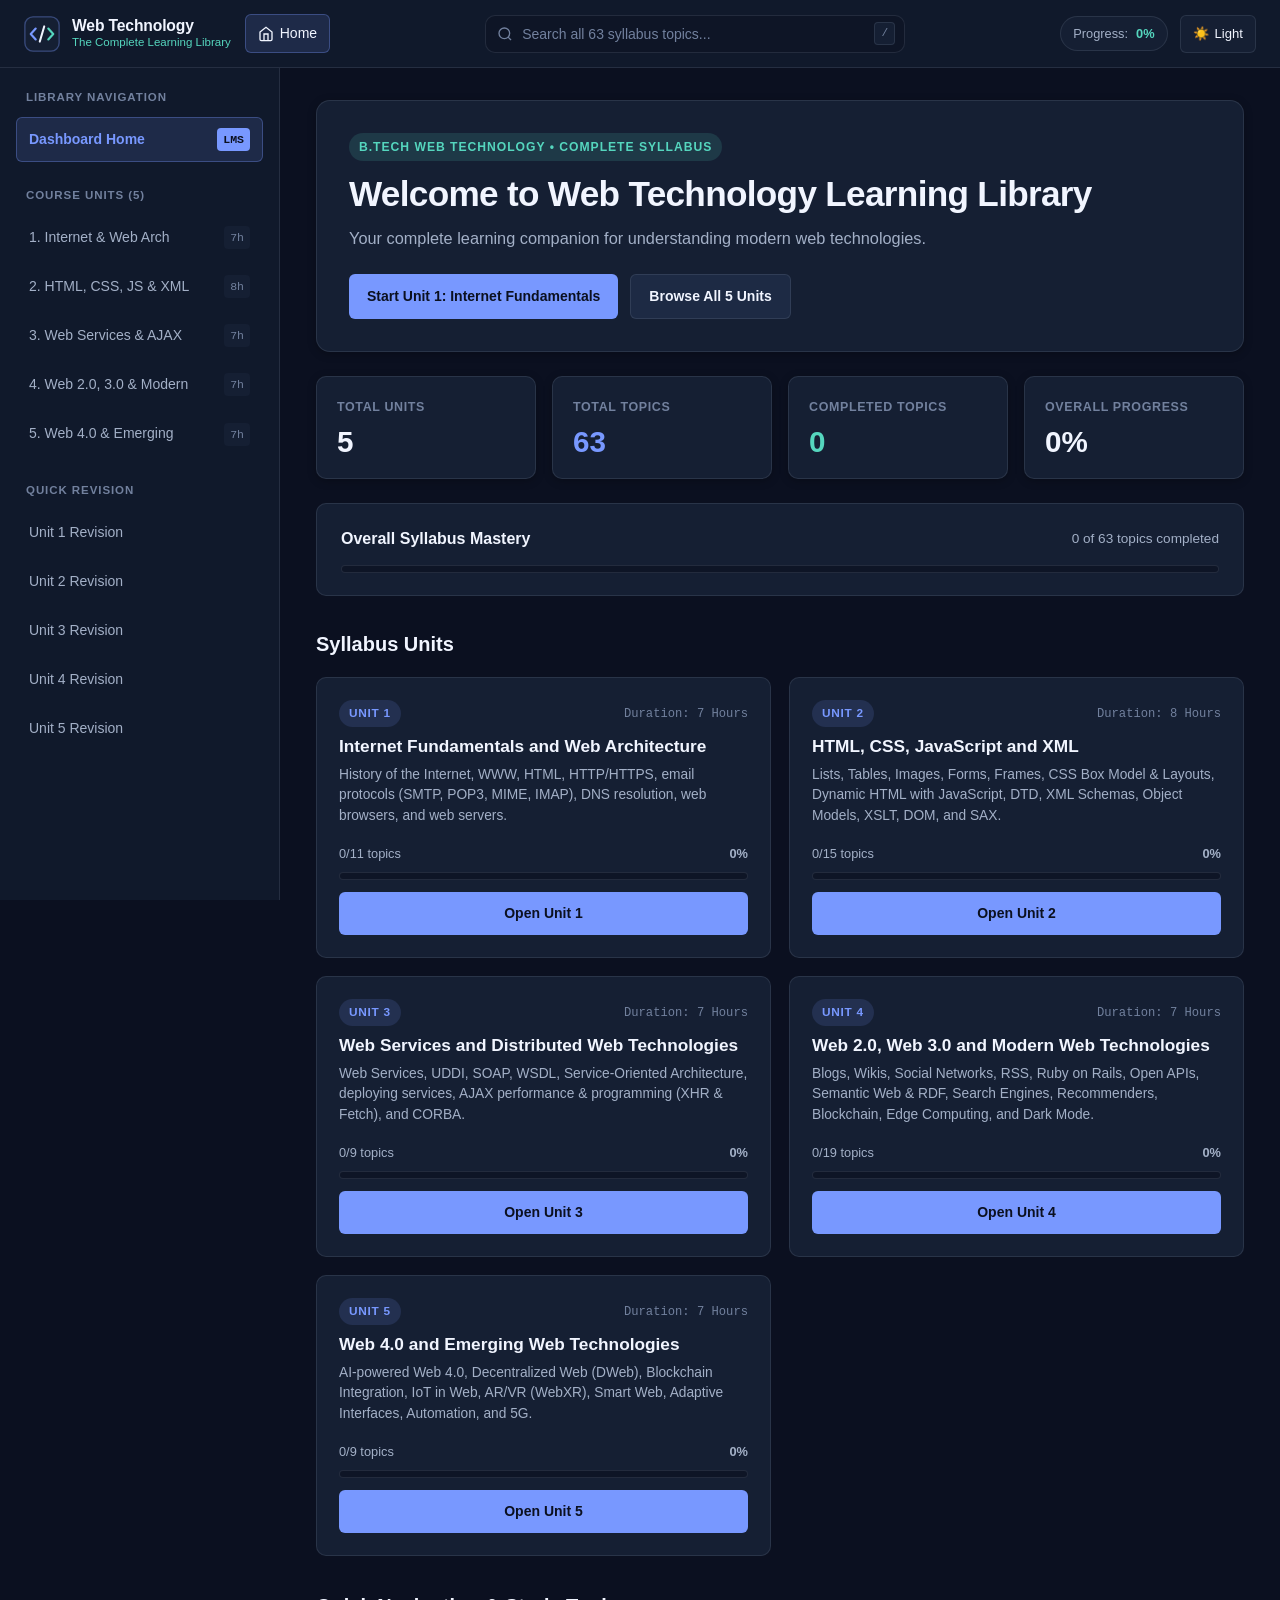
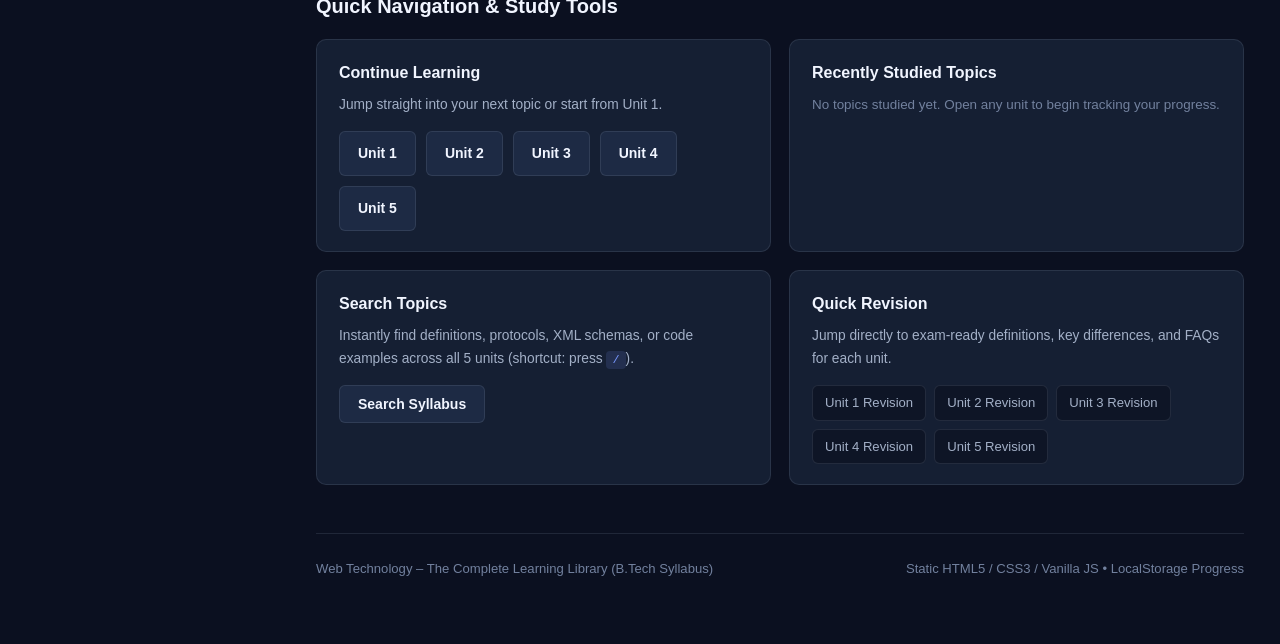
<file: web-technology-learning-library (1)/web-technology-learning-library/index.html>
<!DOCTYPE html>
<html lang="en" data-theme="dark">
<head>
  <meta charset="UTF-8">
  <meta name="viewport" content="width=device-width, initial-scale=1.0">
  <meta name="description" content="Web Technology – The Complete Learning Library for B.Tech students. Study all 5 units, interactive examples, diagrams, and exam revision notes.">
  <title>Web Technology – The Complete Learning Library</title>
  <link rel="icon" type="image/svg+xml" href="assets/images/logo.svg">
  <link rel="stylesheet" href="assets/css/style.css">
  <link rel="stylesheet" href="assets/css/dashboard.css">
</head>
<body>
  <a href="#main-content" class="skip-link">Skip to main content</a>

  <!-- Shared Header -->
  <header class="site-header">
    <div class="header-left">
      <button id="menu-toggle-btn" class="menu-toggle" aria-label="Toggle navigation menu" aria-expanded="false" aria-controls="site-sidebar">
        <svg width="20" height="20" viewBox="0 0 24 24" fill="none" stroke="currentColor" stroke-width="2" stroke-linecap="round"><line x1="3" y1="6" x2="21" y2="6"/><line x1="3" y1="12" x2="21" y2="12"/><line x1="3" y1="18" x2="21" y2="18"/></svg>
      </button>
      <a href="index.html" class="brand-link">
        <img src="assets/images/logo.svg" alt="Web Technology Library Logo" class="brand-logo">
        <span class="brand-text">
          <span class="brand-title">Web Technology</span>
          <span class="brand-subtitle">The Complete Learning Library</span>
        </span>
      </a>
      <nav class="header-nav" aria-label="Primary">
        <a href="index.html" class="header-home-link active">
          <svg width="16" height="16" viewBox="0 0 24 24" fill="none" stroke="currentColor" stroke-width="2"><path d="M3 9l9-7 9 7v11a2 2 0 0 1-2 2H5a2 2 0 0 1-2-2z"/><polyline points="9 22 9 12 15 12 15 22"/></svg>
          <span>Home</span>
        </a>
      </nav>
    </div>

    <div class="header-search" role="search">
      <div class="search-input-wrap">
        <svg class="search-icon" width="16" height="16" viewBox="0 0 24 24" fill="none" stroke="currentColor" stroke-width="2"><circle cx="11" cy="11" r="8"/><line x1="21" y1="21" x2="16.65" y2="16.65"/></svg>
        <input id="global-search-input" class="search-input" type="search" placeholder="Search all 63 syllabus topics..." aria-label="Search syllabus topics" autocomplete="off">
        <span class="search-kbd">/</span>
      </div>
      <div id="search-results-dropdown" class="search-results-dropdown" role="region" aria-label="Search results"></div>
    </div>

    <div class="header-right">
      <div class="header-progress-pill" title="Overall Syllabus Completion">
        <span>Progress:</span>
        <strong id="header-progress-percent">0%</strong>
      </div>
      <button id="theme-toggle-btn" class="theme-toggle" type="button" aria-label="Switch to light theme">
        <span aria-hidden="true">☀️</span> <span class="theme-toggle-text">Light</span>
      </button>
    </div>
  </header>

  <div class="app-layout">
    <!-- Sidebar Navigation -->
    <aside id="site-sidebar" class="sidebar" aria-label="Course Units">
      <div class="sidebar-section-label">Library Navigation</div>
      <ul class="sidebar-nav-list">
        <li>
          <a href="index.html" class="sidebar-link active">
            <span>Dashboard Home</span>
            <span class="sidebar-unit-badge">LMS</span>
          </a>
        </li>
      </ul>

      <div class="sidebar-section-label">Course Units (5)</div>
      <ul class="sidebar-nav-list">
        <li>
          <a href="unit-1.html" class="sidebar-link">
            <span>1. Internet &amp; Web Arch</span>
            <span class="sidebar-unit-badge">7h</span>
          </a>
        </li>
        <li>
          <a href="unit-2.html" class="sidebar-link">
            <span>2. HTML, CSS, JS &amp; XML</span>
            <span class="sidebar-unit-badge">8h</span>
          </a>
        </li>
        <li>
          <a href="unit-3.html" class="sidebar-link">
            <span>3. Web Services &amp; AJAX</span>
            <span class="sidebar-unit-badge">7h</span>
          </a>
        </li>
        <li>
          <a href="unit-4.html" class="sidebar-link">
            <span>4. Web 2.0, 3.0 &amp; Modern</span>
            <span class="sidebar-unit-badge">7h</span>
          </a>
        </li>
        <li>
          <a href="unit-5.html" class="sidebar-link">
            <span>5. Web 4.0 &amp; Emerging</span>
            <span class="sidebar-unit-badge">7h</span>
          </a>
        </li>
      </ul>

      <div class="sidebar-section-label">Quick Revision</div>
      <ul class="sidebar-nav-list">
        <li><a href="unit-1.html#unit-1-revision" class="sidebar-link"><span>Unit 1 Revision</span></a></li>
        <li><a href="unit-2.html#unit-2-revision" class="sidebar-link"><span>Unit 2 Revision</span></a></li>
        <li><a href="unit-3.html#unit-3-revision" class="sidebar-link"><span>Unit 3 Revision</span></a></li>
        <li><a href="unit-4.html#unit-4-revision" class="sidebar-link"><span>Unit 4 Revision</span></a></li>
        <li><a href="unit-5.html#unit-5-revision" class="sidebar-link"><span>Unit 5 Revision</span></a></li>
      </ul>
    </aside>
    <div id="sidebar-overlay" class="sidebar-overlay"></div>

    <!-- Main Content -->
    <main id="main-content" class="main-content">
      <div class="content-container">
        <!-- Welcome Section -->
        <section class="hero-welcome" aria-labelledby="welcome-heading">
          <span class="hero-eyebrow">B.Tech Web Technology • Complete Syllabus</span>
          <h1 id="welcome-heading">Welcome to Web Technology Learning Library</h1>
          <p class="hero-subtitle">Your complete learning companion for understanding modern web technologies.</p>
          <div class="hero-actions">
            <a id="continue-learning-btn" href="unit-1.html" class="btn btn-primary">Start Unit 1: Internet Fundamentals</a>
            <a href="#units-overview" class="btn btn-secondary">Browse All 5 Units</a>
          </div>
        </section>

        <!-- Statistics Section -->
        <section class="stats-grid" aria-label="Learning Statistics">
          <div class="stat-card">
            <div class="stat-label">Total Units</div>
            <div class="stat-value">5</div>
          </div>
          <div class="stat-card">
            <div class="stat-label">Total Topics</div>
            <div id="stat-total-topics" class="stat-value accent-blue">63</div>
          </div>
          <div class="stat-card">
            <div class="stat-label">Completed Topics</div>
            <div id="stat-completed-topics" class="stat-value accent-teal">0</div>
          </div>
          <div class="stat-card">
            <div class="stat-label">Overall Progress</div>
            <div id="stat-overall-progress" class="stat-value">0%</div>
          </div>
        </section>

        <!-- Overall Progress Bar -->
        <section class="overall-progress-card" aria-label="Overall Syllabus Progress">
          <div class="overall-progress-header">
            <h2>Overall Syllabus Mastery</h2>
            <span id="overall-progress-meta" class="overall-progress-meta">0 of 63 topics completed</span>
          </div>
          <div class="progress-track">
            <div id="overall-progress-bar" class="progress-fill"></div>
          </div>
        </section>

        <!-- Unit Cards -->
        <section id="units-overview" aria-labelledby="units-heading">
          <h2 id="units-heading" class="section-heading">Syllabus Units</h2>
          <div class="units-grid">
            <!-- Unit 1 -->
            <article class="unit-card">
              <div>
                <div class="unit-card-top">
                  <span class="unit-number-badge">Unit 1</span>
                  <span class="unit-duration-badge">Duration: 7 Hours</span>
                </div>
                <h3 class="unit-card-title">Internet Fundamentals and Web Architecture</h3>
                <p class="unit-card-desc">History of the Internet, WWW, HTML, HTTP/HTTPS, email protocols (SMTP, POP3, MIME, IMAP), DNS resolution, web browsers, and web servers.</p>
              </div>
              <div class="unit-card-footer">
                <div>
                  <div class="unit-card-stats">
                    <span id="unit-1-count">0/11 topics</span>
                    <strong id="unit-1-percent">0%</strong>
                  </div>
                  <div class="progress-track"><div id="unit-1-bar" class="progress-fill"></div></div>
                </div>
                <a href="unit-1.html" class="btn btn-primary">Open Unit 1</a>
              </div>
            </article>

            <!-- Unit 2 -->
            <article class="unit-card">
              <div>
                <div class="unit-card-top">
                  <span class="unit-number-badge">Unit 2</span>
                  <span class="unit-duration-badge">Duration: 8 Hours</span>
                </div>
                <h3 class="unit-card-title">HTML, CSS, JavaScript and XML</h3>
                <p class="unit-card-desc">Lists, Tables, Images, Forms, Frames, CSS Box Model &amp; Layouts, Dynamic HTML with JavaScript, DTD, XML Schemas, Object Models, XSLT, DOM, and SAX.</p>
              </div>
              <div class="unit-card-footer">
                <div>
                  <div class="unit-card-stats">
                    <span id="unit-2-count">0/15 topics</span>
                    <strong id="unit-2-percent">0%</strong>
                  </div>
                  <div class="progress-track"><div id="unit-2-bar" class="progress-fill"></div></div>
                </div>
                <a href="unit-2.html" class="btn btn-primary">Open Unit 2</a>
              </div>
            </article>

            <!-- Unit 3 -->
            <article class="unit-card">
              <div>
                <div class="unit-card-top">
                  <span class="unit-number-badge">Unit 3</span>
                  <span class="unit-duration-badge">Duration: 7 Hours</span>
                </div>
                <h3 class="unit-card-title">Web Services and Distributed Web Technologies</h3>
                <p class="unit-card-desc">Web Services, UDDI, SOAP, WSDL, Service-Oriented Architecture, deploying services, AJAX performance &amp; programming (XHR &amp; Fetch), and CORBA.</p>
              </div>
              <div class="unit-card-footer">
                <div>
                  <div class="unit-card-stats">
                    <span id="unit-3-count">0/9 topics</span>
                    <strong id="unit-3-percent">0%</strong>
                  </div>
                  <div class="progress-track"><div id="unit-3-bar" class="progress-fill"></div></div>
                </div>
                <a href="unit-3.html" class="btn btn-primary">Open Unit 3</a>
              </div>
            </article>

            <!-- Unit 4 -->
            <article class="unit-card">
              <div>
                <div class="unit-card-top">
                  <span class="unit-number-badge">Unit 4</span>
                  <span class="unit-duration-badge">Duration: 7 Hours</span>
                </div>
                <h3 class="unit-card-title">Web 2.0, Web 3.0 and Modern Web Technologies</h3>
                <p class="unit-card-desc">Blogs, Wikis, Social Networks, RSS, Ruby on Rails, Open APIs, Semantic Web &amp; RDF, Search Engines, Recommenders, Blockchain, Edge Computing, and Dark Mode.</p>
              </div>
              <div class="unit-card-footer">
                <div>
                  <div class="unit-card-stats">
                    <span id="unit-4-count">0/19 topics</span>
                    <strong id="unit-4-percent">0%</strong>
                  </div>
                  <div class="progress-track"><div id="unit-4-bar" class="progress-fill"></div></div>
                </div>
                <a href="unit-4.html" class="btn btn-primary">Open Unit 4</a>
              </div>
            </article>

            <!-- Unit 5 -->
            <article class="unit-card">
              <div>
                <div class="unit-card-top">
                  <span class="unit-number-badge">Unit 5</span>
                  <span class="unit-duration-badge">Duration: 7 Hours</span>
                </div>
                <h3 class="unit-card-title">Web 4.0 and Emerging Web Technologies</h3>
                <p class="unit-card-desc">AI-powered Web 4.0, Decentralized Web (DWeb), Blockchain Integration, IoT in Web, AR/VR (WebXR), Smart Web, Adaptive Interfaces, Automation, and 5G.</p>
              </div>
              <div class="unit-card-footer">
                <div>
                  <div class="unit-card-stats">
                    <span id="unit-5-count">0/9 topics</span>
                    <strong id="unit-5-percent">0%</strong>
                  </div>
                  <div class="progress-track"><div id="unit-5-bar" class="progress-fill"></div></div>
                </div>
                <a href="unit-5.html" class="btn btn-primary">Open Unit 5</a>
              </div>
            </article>
          </div>
        </section>

        <!-- Quick Navigation -->
        <section aria-labelledby="quick-nav-heading">
          <h2 id="quick-nav-heading" class="section-heading">Quick Navigation &amp; Study Tools</h2>
          <div class="quick-nav-grid">
            <div class="quick-panel">
              <h3>Continue Learning</h3>
              <p id="continue-learning-desc">Jump straight into your next topic or start from Unit 1.</p>
              <div style="display:flex;gap:10px;flex-wrap:wrap;">
                <a href="unit-1.html" class="btn btn-secondary">Unit 1</a>
                <a href="unit-2.html" class="btn btn-secondary">Unit 2</a>
                <a href="unit-3.html" class="btn btn-secondary">Unit 3</a>
                <a href="unit-4.html" class="btn btn-secondary">Unit 4</a>
                <a href="unit-5.html" class="btn btn-secondary">Unit 5</a>
              </div>
            </div>

            <div class="quick-panel">
              <h3>Recently Studied Topics</h3>
              <ul id="recent-topics-list" class="recent-list">
                <li style="font-size:0.84rem;color:var(--text-muted);">Loading your study history...</li>
              </ul>
            </div>

            <div class="quick-panel">
              <h3>Search Topics</h3>
              <p>Instantly find definitions, protocols, XML schemas, or code examples across all 5 units (shortcut: press <code>/</code>).</p>
              <button id="quick-search-focus-btn" type="button" class="btn btn-secondary">Search Syllabus</button>
            </div>

            <div class="quick-panel">
              <h3>Quick Revision</h3>
              <p>Jump directly to exam-ready definitions, key differences, and FAQs for each unit.</p>
              <div class="quick-revision-links">
                <a href="unit-1.html#unit-1-revision" class="revision-chip">Unit 1 Revision</a>
                <a href="unit-2.html#unit-2-revision" class="revision-chip">Unit 2 Revision</a>
                <a href="unit-3.html#unit-3-revision" class="revision-chip">Unit 3 Revision</a>
                <a href="unit-4.html#unit-4-revision" class="revision-chip">Unit 4 Revision</a>
                <a href="unit-5.html#unit-5-revision" class="revision-chip">Unit 5 Revision</a>
              </div>
            </div>
          </div>
        </section>

        <footer class="site-footer">
          <span>Web Technology – The Complete Learning Library (B.Tech Syllabus)</span>
          <span>Static HTML5 / CSS3 / Vanilla JS • LocalStorage Progress</span>
        </footer>
      </div>
    </main>
  </div>

  <script src="assets/js/syllabus-data.js"></script>
  <script src="assets/js/progress.js"></script>
  <script src="assets/js/search.js"></script>
  <script src="assets/js/navigation.js"></script>
  <script src="assets/js/main.js"></script>
</body>
</html>
</file>
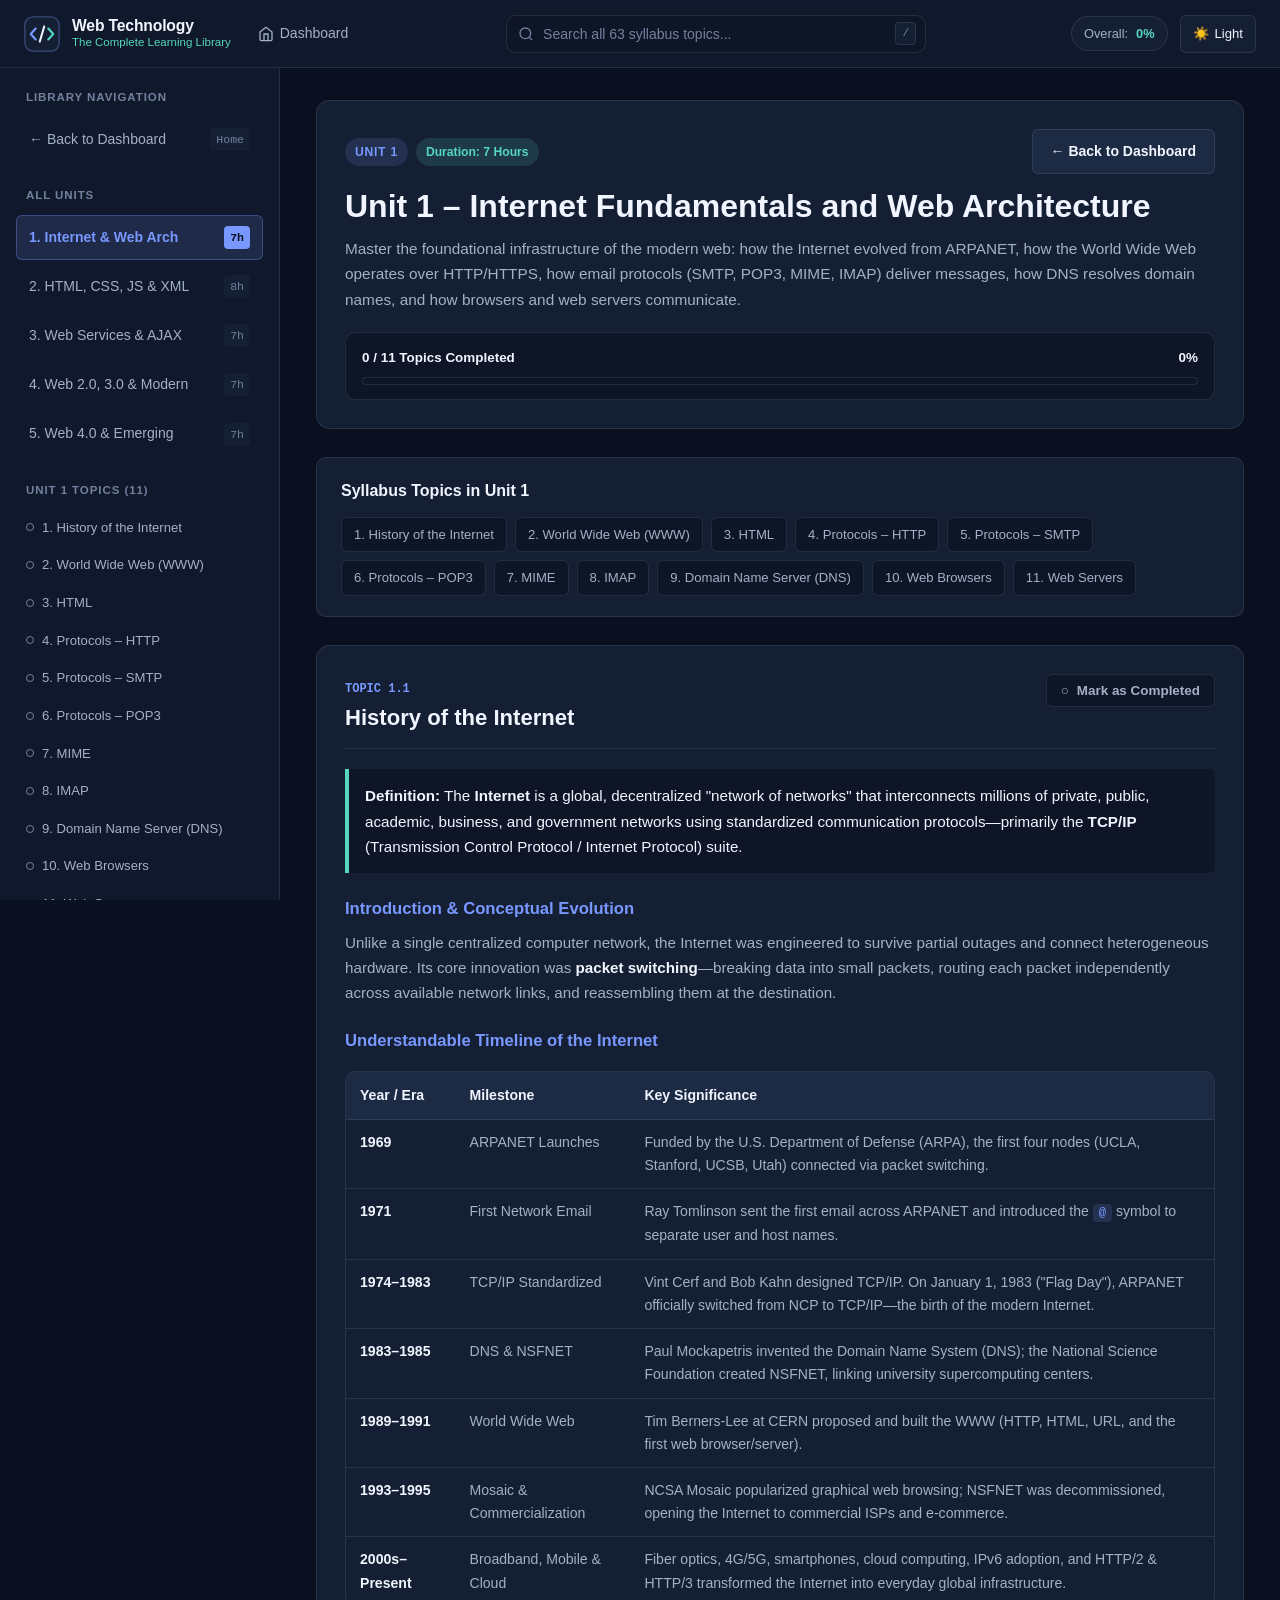
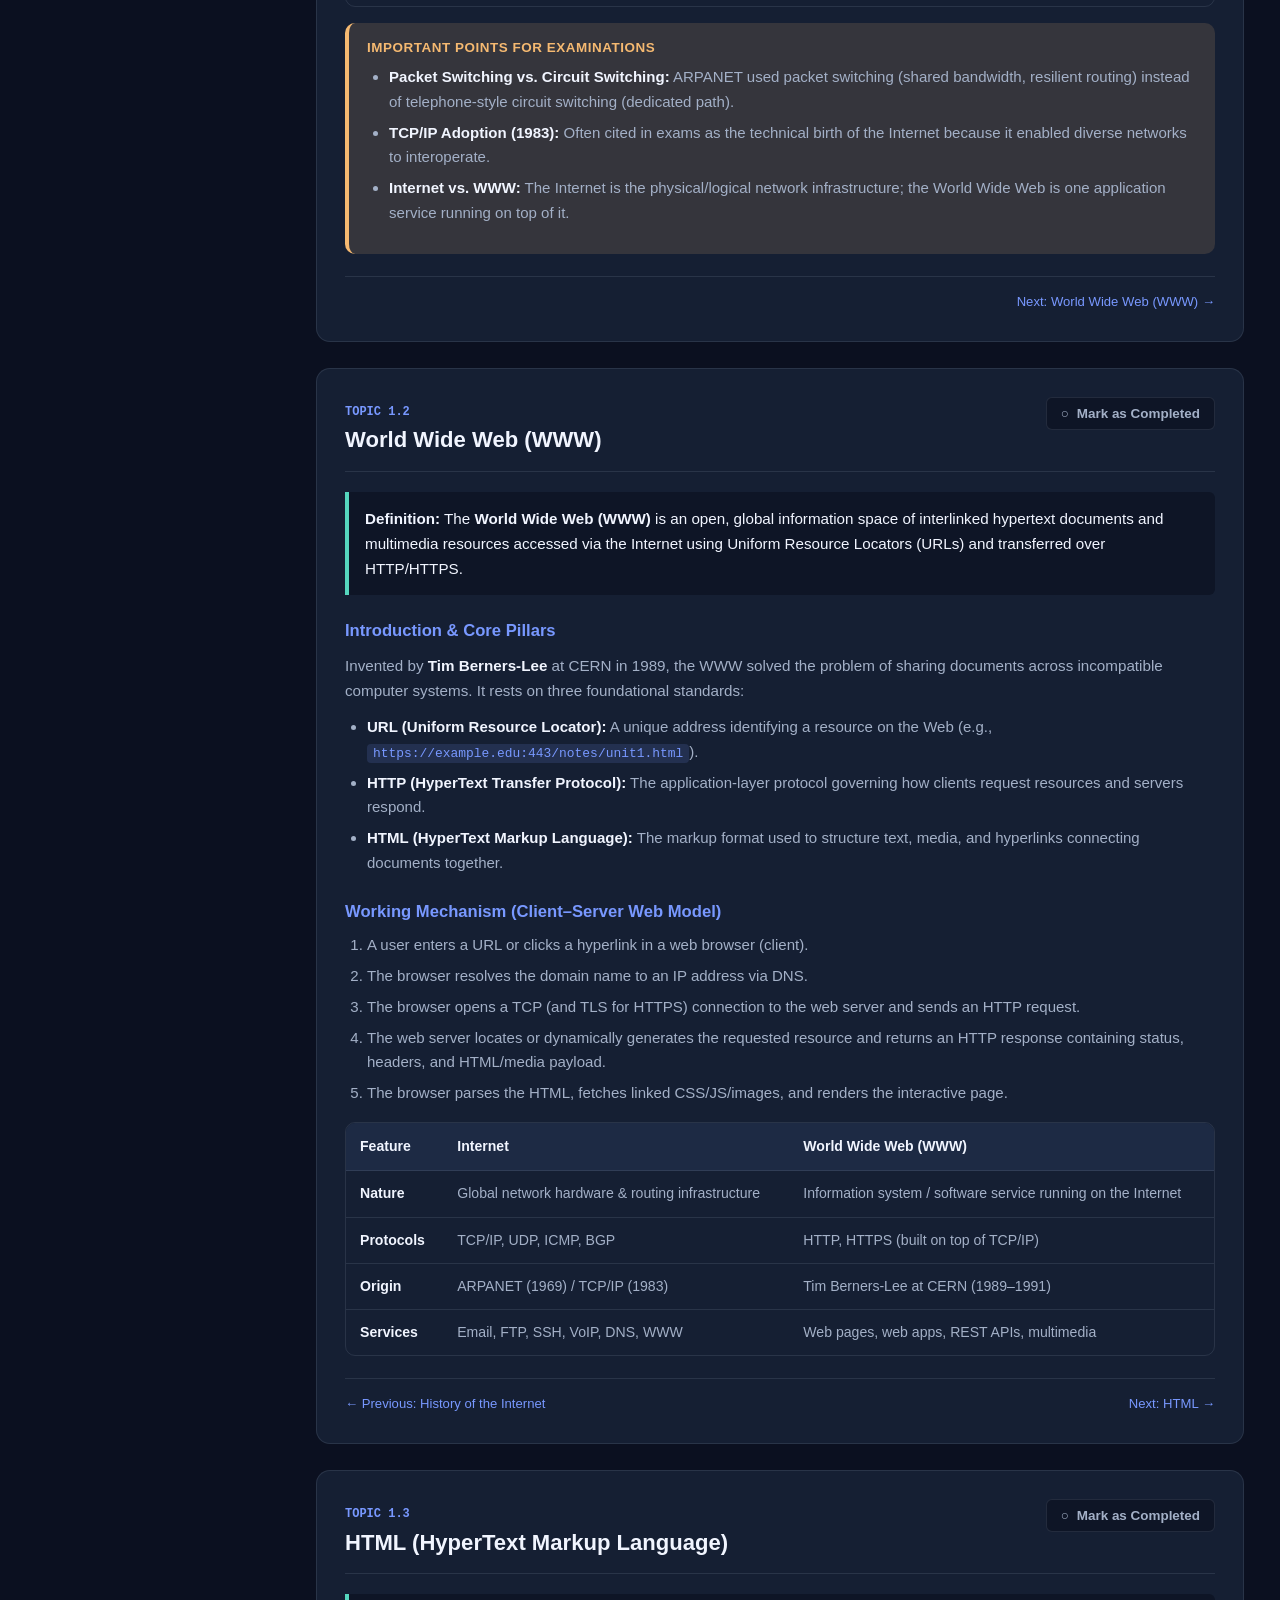
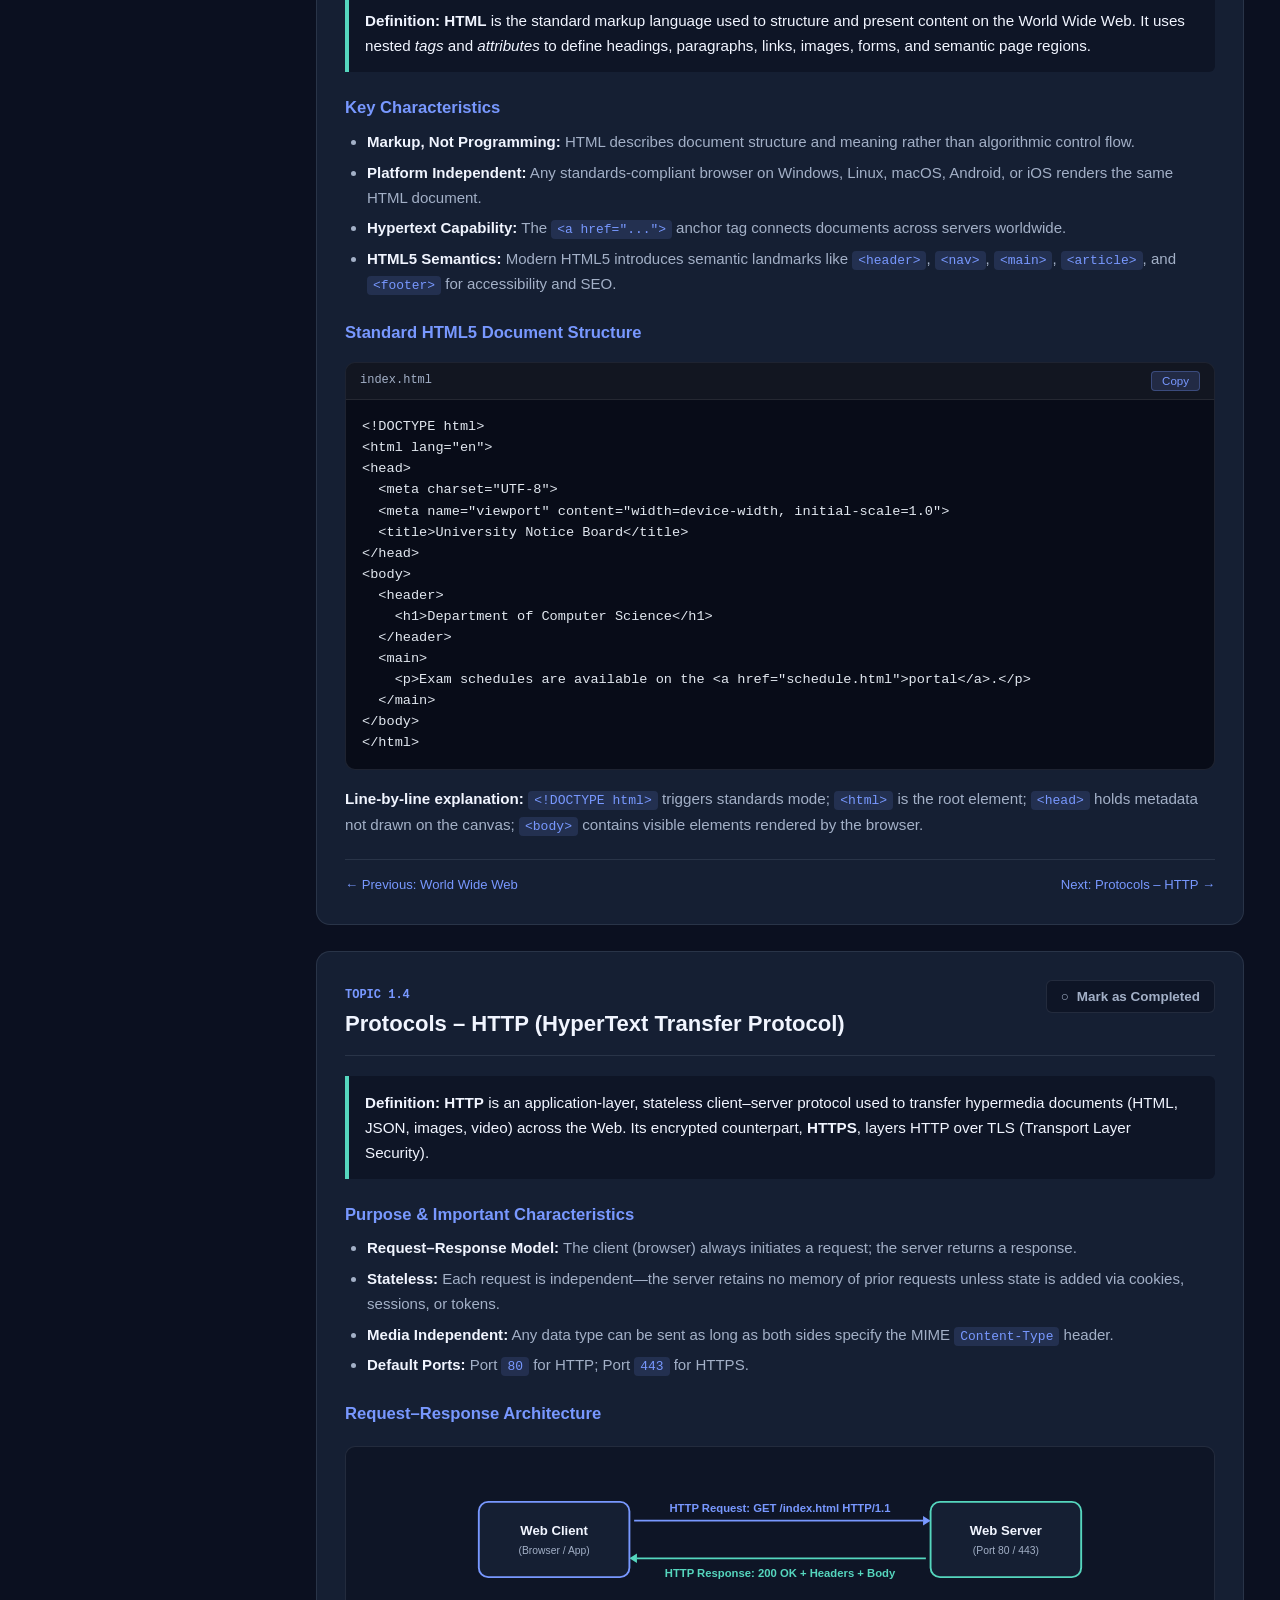
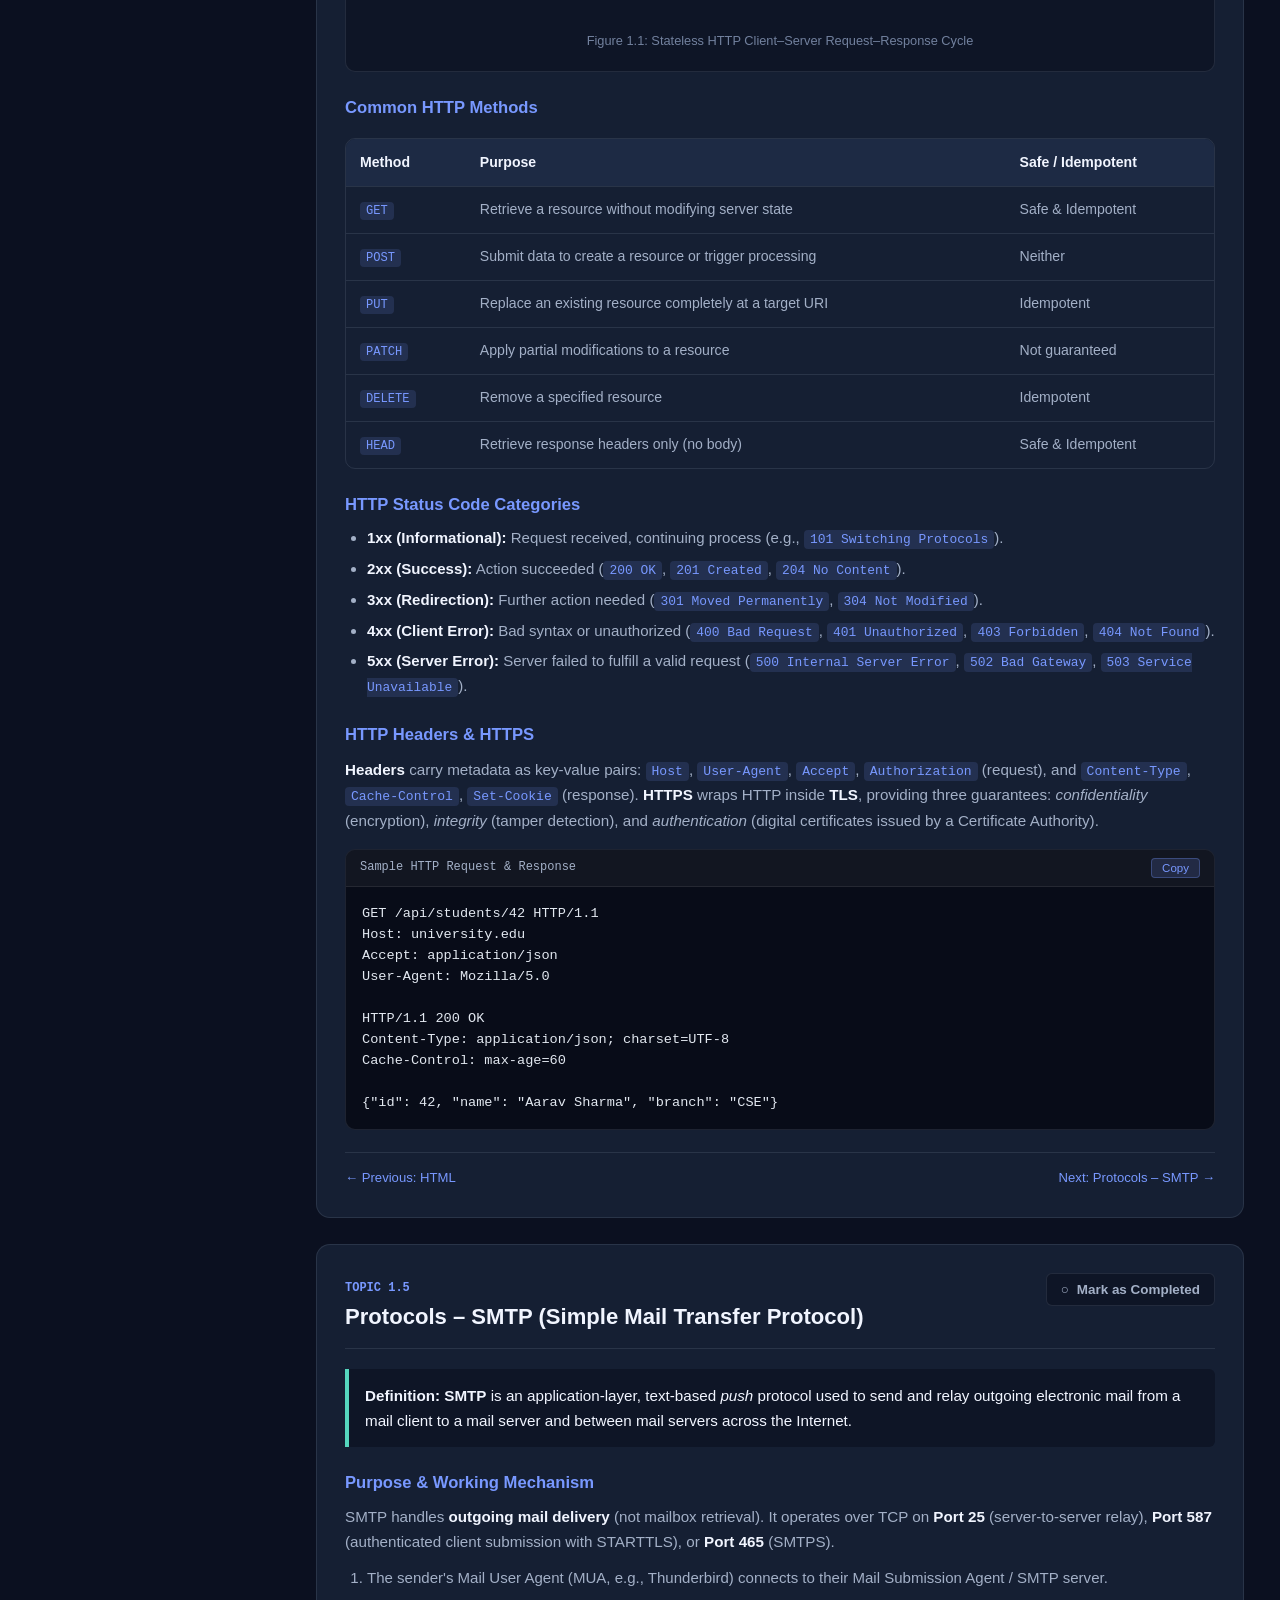
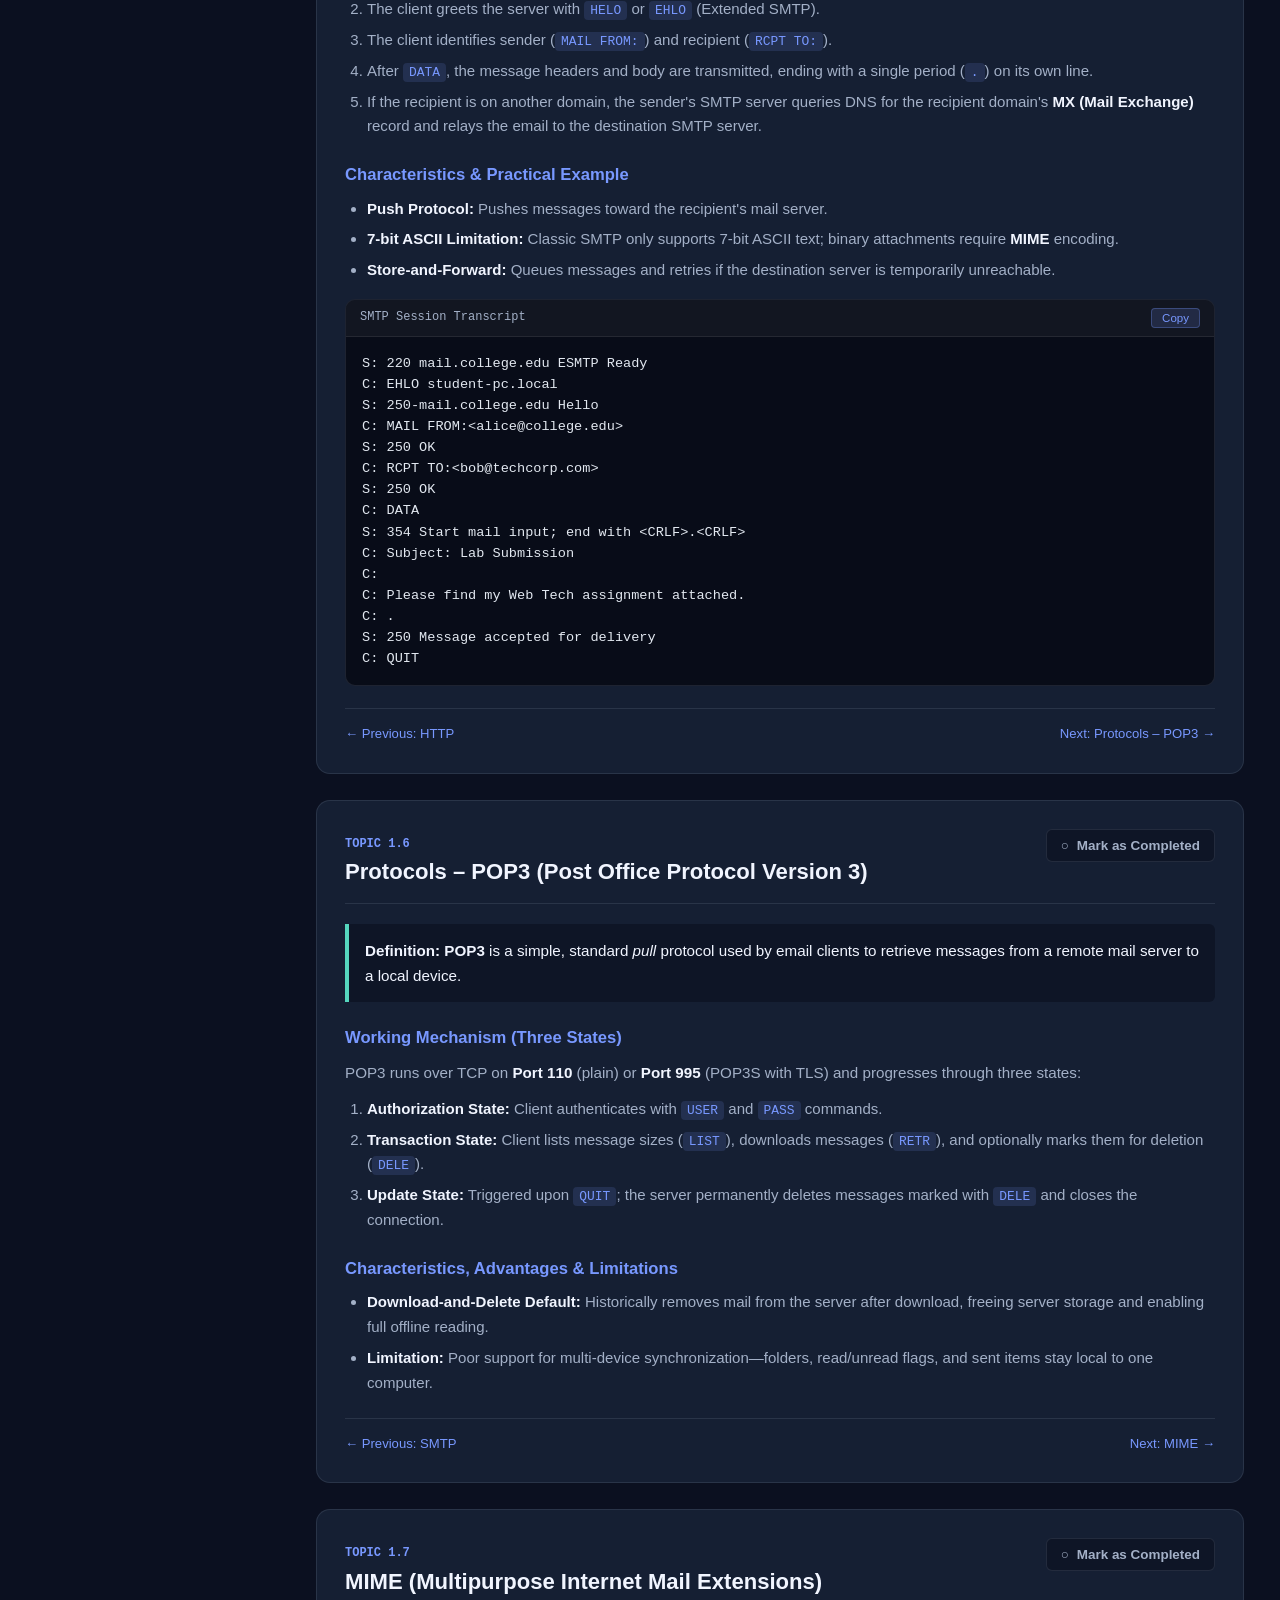
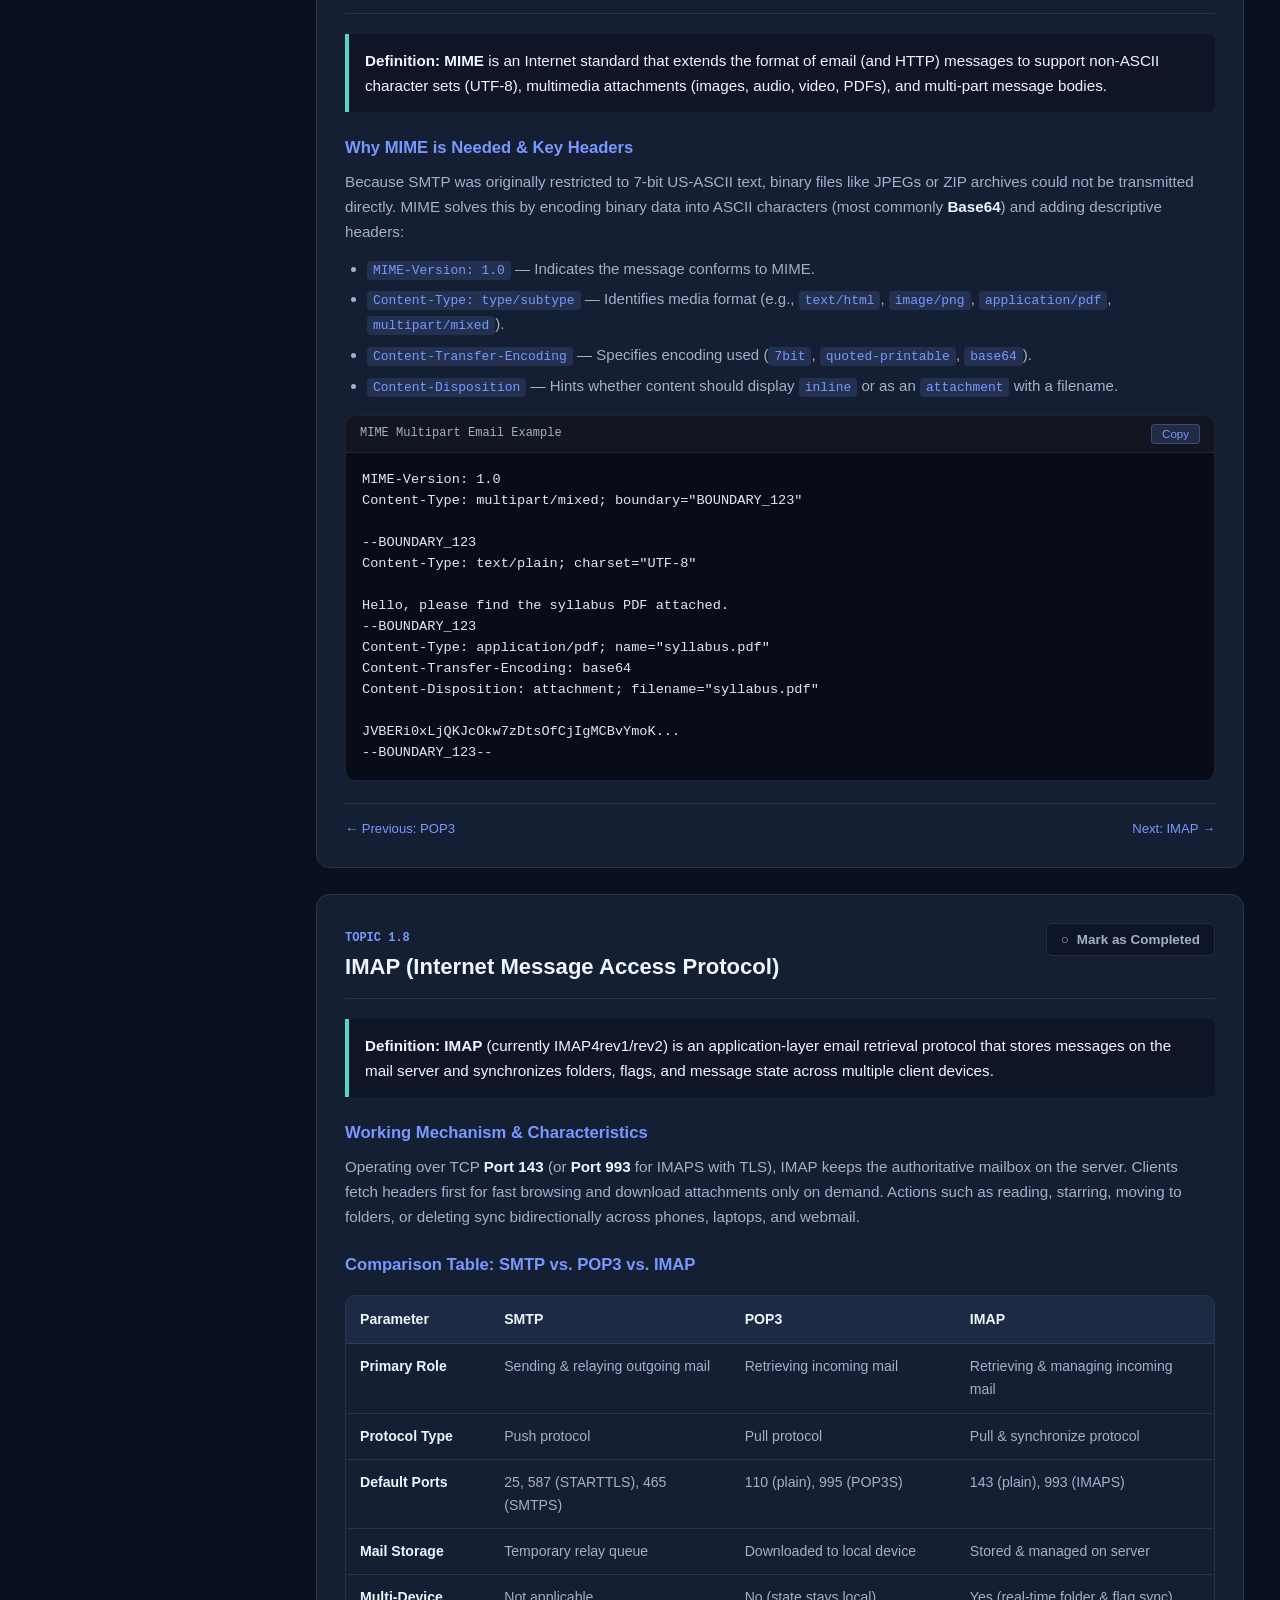
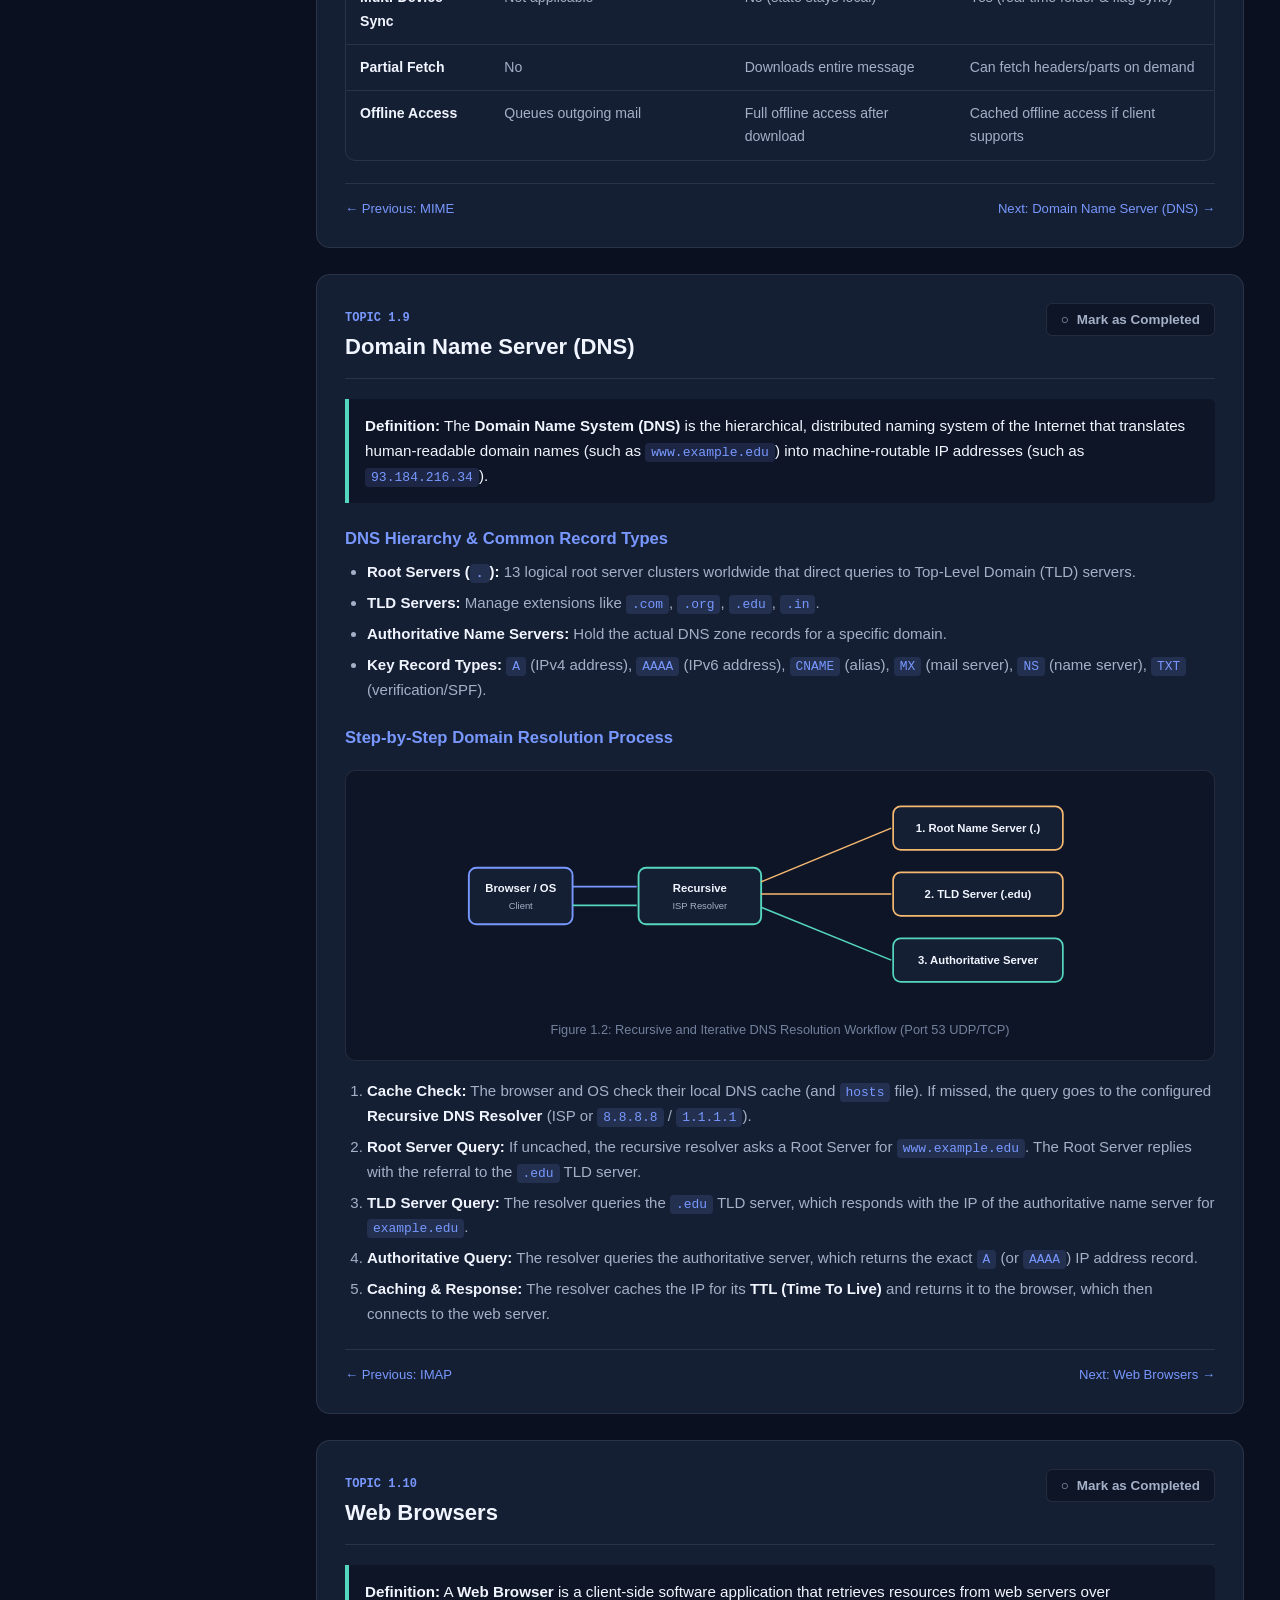
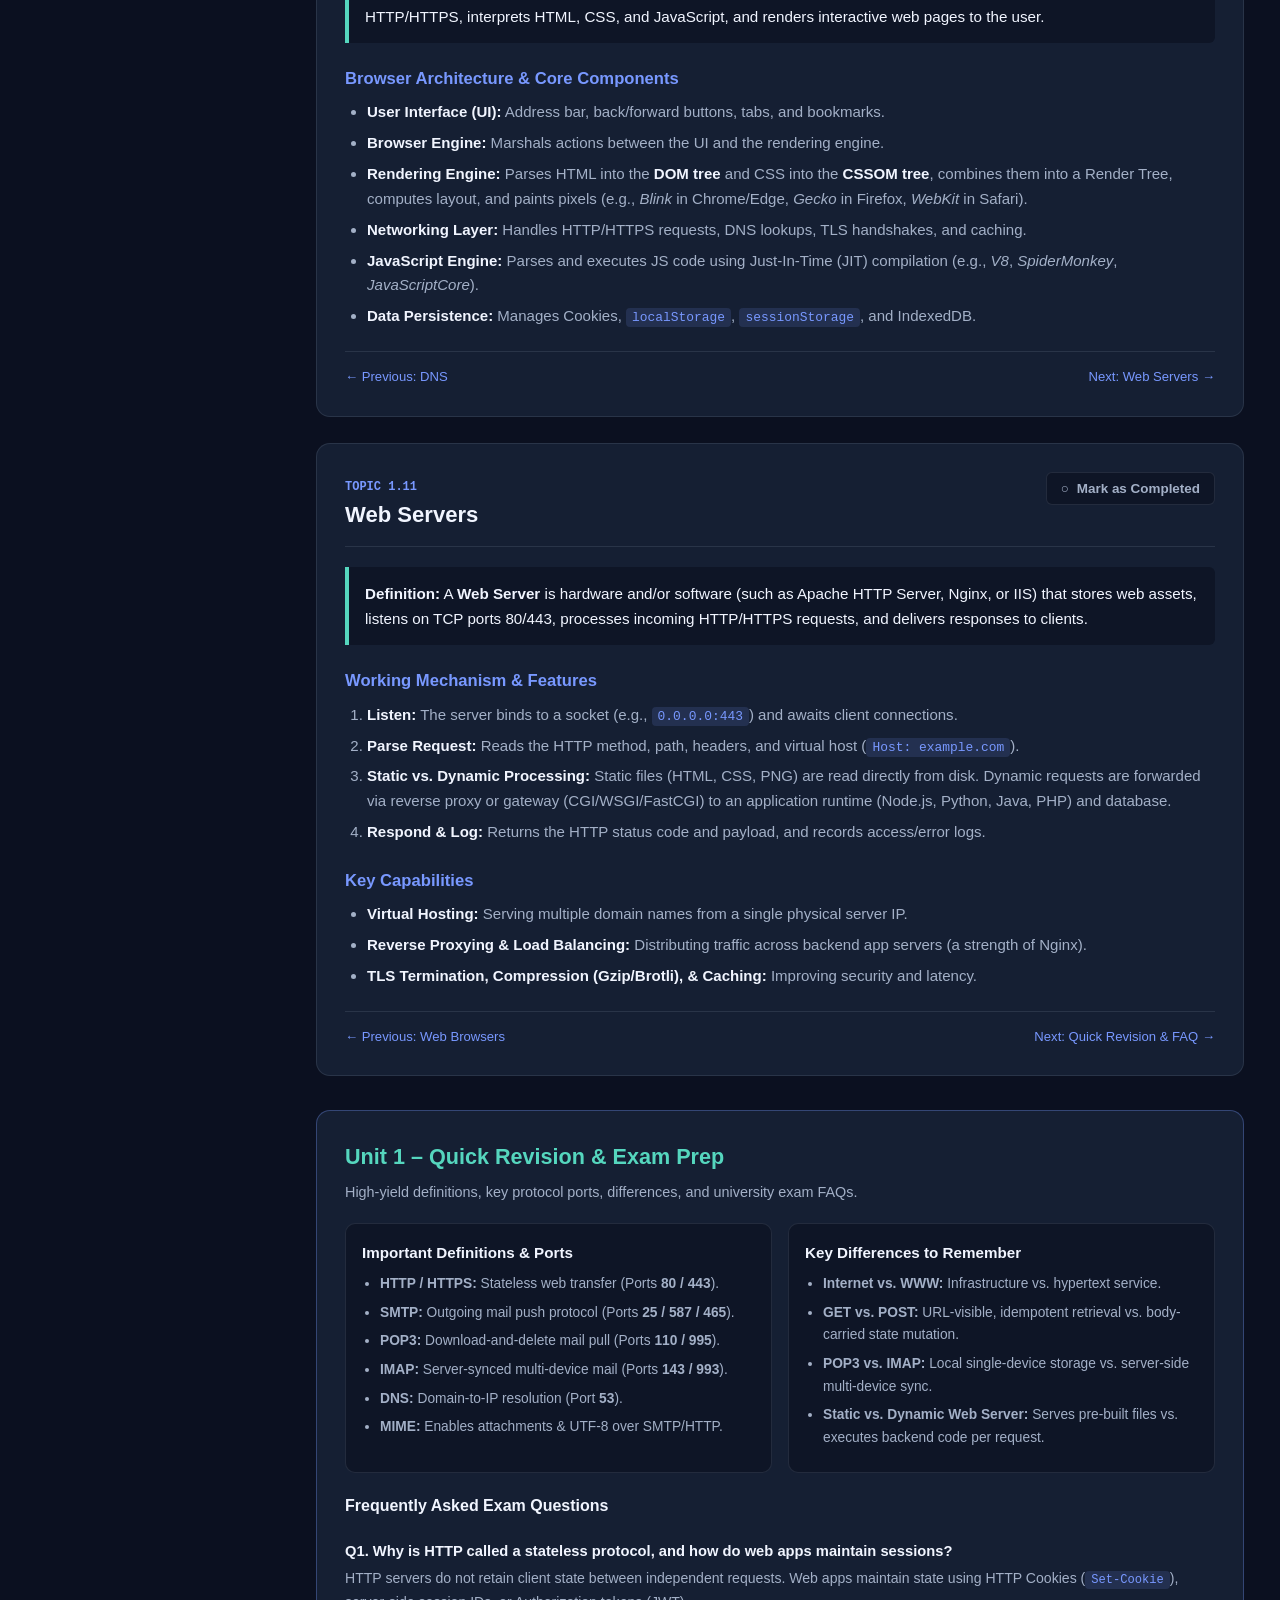
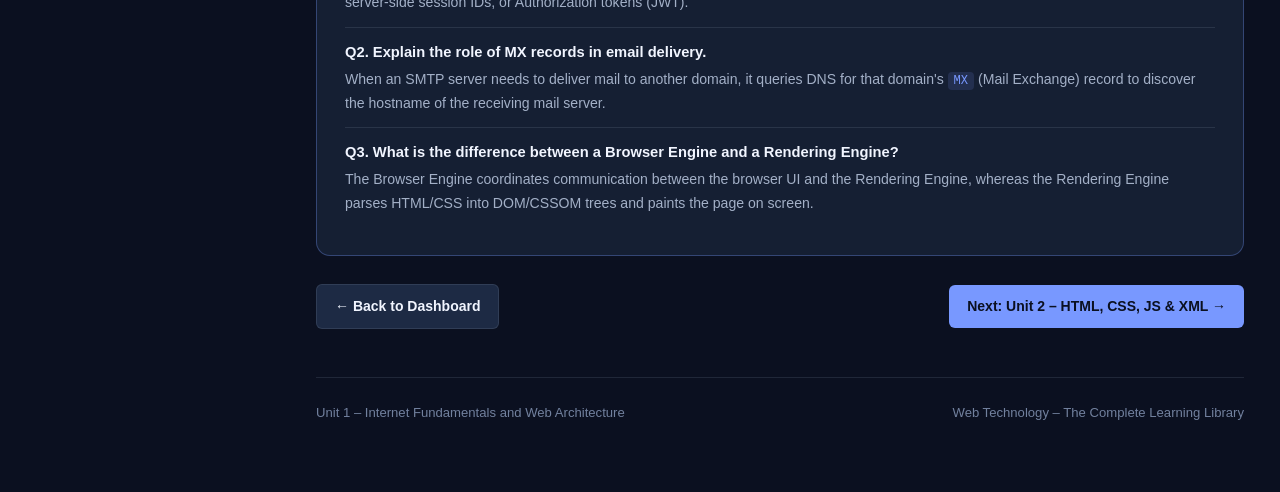
<file: web-technology-learning-library (1)/web-technology-learning-library/unit-1.html>
<!DOCTYPE html>
<html lang="en" data-theme="dark">
<head>
  <meta charset="UTF-8">
  <meta name="viewport" content="width=device-width, initial-scale=1.0">
  <meta name="description" content="Unit 1 – Internet Fundamentals and Web Architecture: History of the Internet, WWW, HTML, HTTP, SMTP, POP3, MIME, IMAP, DNS, Web Browsers, and Web Servers.">
  <title>Unit 1 – Internet Fundamentals and Web Architecture | Web Technology Library</title>
  <link rel="icon" type="image/svg+xml" href="assets/images/logo.svg">
  <link rel="stylesheet" href="assets/css/style.css">
  <link rel="stylesheet" href="assets/css/units.css">
</head>
<body data-unit-id="1">
  <a href="#main-content" class="skip-link">Skip to main content</a>

  <header class="site-header">
    <div class="header-left">
      <button id="menu-toggle-btn" class="menu-toggle" aria-label="Toggle navigation menu" aria-expanded="false" aria-controls="site-sidebar">
        <svg width="20" height="20" viewBox="0 0 24 24" fill="none" stroke="currentColor" stroke-width="2" stroke-linecap="round"><line x1="3" y1="6" x2="21" y2="6"/><line x1="3" y1="12" x2="21" y2="12"/><line x1="3" y1="18" x2="21" y2="18"/></svg>
      </button>
      <a href="index.html" class="brand-link">
        <img src="assets/images/logo.svg" alt="Web Technology Library Logo" class="brand-logo">
        <span class="brand-text">
          <span class="brand-title">Web Technology</span>
          <span class="brand-subtitle">The Complete Learning Library</span>
        </span>
      </a>
      <nav class="header-nav" aria-label="Primary">
        <a href="index.html" class="header-home-link">
          <svg width="16" height="16" viewBox="0 0 24 24" fill="none" stroke="currentColor" stroke-width="2"><path d="M3 9l9-7 9 7v11a2 2 0 0 1-2 2H5a2 2 0 0 1-2-2z"/><polyline points="9 22 9 12 15 12 15 22"/></svg>
          <span>Dashboard</span>
        </a>
      </nav>
    </div>

    <div class="header-search" role="search">
      <div class="search-input-wrap">
        <svg class="search-icon" width="16" height="16" viewBox="0 0 24 24" fill="none" stroke="currentColor" stroke-width="2"><circle cx="11" cy="11" r="8"/><line x1="21" y1="21" x2="16.65" y2="16.65"/></svg>
        <input id="global-search-input" class="search-input" type="search" placeholder="Search all 63 syllabus topics..." aria-label="Search syllabus topics" autocomplete="off">
        <span class="search-kbd">/</span>
      </div>
      <div id="search-results-dropdown" class="search-results-dropdown" role="region" aria-label="Search results"></div>
    </div>

    <div class="header-right">
      <div class="header-progress-pill" title="Overall Syllabus Completion">
        <span>Overall:</span>
        <strong id="header-progress-percent">0%</strong>
      </div>
      <button id="theme-toggle-btn" class="theme-toggle" type="button" aria-label="Switch to light theme">
        <span aria-hidden="true">☀️</span> <span class="theme-toggle-text">Light</span>
      </button>
    </div>
  </header>

  <div class="app-layout">
    <aside id="site-sidebar" class="sidebar" aria-label="Course and Unit Navigation">
      <div class="sidebar-section-label">Library Navigation</div>
      <ul class="sidebar-nav-list">
        <li><a href="index.html" class="sidebar-link"><span>← Back to Dashboard</span><span class="sidebar-unit-badge">Home</span></a></li>
      </ul>

      <div class="sidebar-section-label">All Units</div>
      <ul class="sidebar-nav-list">
        <li><a href="unit-1.html" class="sidebar-link active"><span>1. Internet &amp; Web Arch</span><span class="sidebar-unit-badge">7h</span></a></li>
        <li><a href="unit-2.html" class="sidebar-link"><span>2. HTML, CSS, JS &amp; XML</span><span class="sidebar-unit-badge">8h</span></a></li>
        <li><a href="unit-3.html" class="sidebar-link"><span>3. Web Services &amp; AJAX</span><span class="sidebar-unit-badge">7h</span></a></li>
        <li><a href="unit-4.html" class="sidebar-link"><span>4. Web 2.0, 3.0 &amp; Modern</span><span class="sidebar-unit-badge">7h</span></a></li>
        <li><a href="unit-5.html" class="sidebar-link"><span>5. Web 4.0 &amp; Emerging</span><span class="sidebar-unit-badge">7h</span></a></li>
      </ul>

      <div class="sidebar-section-label">Unit 1 Topics (11)</div>
      <ul class="sidebar-topics-list">
        <li><a href="#u1-history" class="sidebar-topic-link" data-topic-id="u1-history"><span class="sidebar-topic-dot"></span><span>1. History of the Internet</span></a></li>
        <li><a href="#u1-www" class="sidebar-topic-link" data-topic-id="u1-www"><span class="sidebar-topic-dot"></span><span>2. World Wide Web (WWW)</span></a></li>
        <li><a href="#u1-html" class="sidebar-topic-link" data-topic-id="u1-html"><span class="sidebar-topic-dot"></span><span>3. HTML</span></a></li>
        <li><a href="#u1-http" class="sidebar-topic-link" data-topic-id="u1-http"><span class="sidebar-topic-dot"></span><span>4. Protocols – HTTP</span></a></li>
        <li><a href="#u1-smtp" class="sidebar-topic-link" data-topic-id="u1-smtp"><span class="sidebar-topic-dot"></span><span>5. Protocols – SMTP</span></a></li>
        <li><a href="#u1-pop3" class="sidebar-topic-link" data-topic-id="u1-pop3"><span class="sidebar-topic-dot"></span><span>6. Protocols – POP3</span></a></li>
        <li><a href="#u1-mime" class="sidebar-topic-link" data-topic-id="u1-mime"><span class="sidebar-topic-dot"></span><span>7. MIME</span></a></li>
        <li><a href="#u1-imap" class="sidebar-topic-link" data-topic-id="u1-imap"><span class="sidebar-topic-dot"></span><span>8. IMAP</span></a></li>
        <li><a href="#u1-dns" class="sidebar-topic-link" data-topic-id="u1-dns"><span class="sidebar-topic-dot"></span><span>9. Domain Name Server (DNS)</span></a></li>
        <li><a href="#u1-browsers" class="sidebar-topic-link" data-topic-id="u1-browsers"><span class="sidebar-topic-dot"></span><span>10. Web Browsers</span></a></li>
        <li><a href="#u1-servers" class="sidebar-topic-link" data-topic-id="u1-servers"><span class="sidebar-topic-dot"></span><span>11. Web Servers</span></a></li>
        <li><a href="#unit-1-revision" class="sidebar-topic-link"><span class="sidebar-topic-dot"></span><span>★ Quick Revision &amp; FAQ</span></a></li>
      </ul>
    </aside>
    <div id="sidebar-overlay" class="sidebar-overlay"></div>

    <main id="main-content" class="main-content">
      <div class="content-container">

        <!-- Unit Hero -->
        <section class="unit-hero">
          <div class="unit-hero-top">
            <div class="unit-hero-badges">
              <span class="badge-unit">Unit 1</span>
              <span class="badge-duration">Duration: 7 Hours</span>
            </div>
            <a href="index.html" class="btn btn-secondary">← Back to Dashboard</a>
          </div>
          <h1>Unit 1 – Internet Fundamentals and Web Architecture</h1>
          <p class="unit-hero-desc">Master the foundational infrastructure of the modern web: how the Internet evolved from ARPANET, how the World Wide Web operates over HTTP/HTTPS, how email protocols (SMTP, POP3, MIME, IMAP) deliver messages, how DNS resolves domain names, and how browsers and web servers communicate.</p>
          <div class="unit-progress-box">
            <div class="unit-progress-row">
              <span id="unit-progress-count">0 / 11 Topics Completed</span>
              <strong id="unit-progress-percent">0%</strong>
            </div>
            <div class="progress-track">
              <div id="unit-progress-bar" class="progress-fill"></div>
            </div>
          </div>
        </section>

        <!-- Topic Quick Jump -->
        <section class="topic-index-card" aria-label="Unit 1 Topic Index">
          <h2>Syllabus Topics in Unit 1</h2>
          <div class="topic-pill-grid">
            <a href="#u1-history" class="topic-pill" data-topic-id="u1-history">1. History of the Internet</a>
            <a href="#u1-www" class="topic-pill" data-topic-id="u1-www">2. World Wide Web (WWW)</a>
            <a href="#u1-html" class="topic-pill" data-topic-id="u1-html">3. HTML</a>
            <a href="#u1-http" class="topic-pill" data-topic-id="u1-http">4. Protocols – HTTP</a>
            <a href="#u1-smtp" class="topic-pill" data-topic-id="u1-smtp">5. Protocols – SMTP</a>
            <a href="#u1-pop3" class="topic-pill" data-topic-id="u1-pop3">6. Protocols – POP3</a>
            <a href="#u1-mime" class="topic-pill" data-topic-id="u1-mime">7. MIME</a>
            <a href="#u1-imap" class="topic-pill" data-topic-id="u1-imap">8. IMAP</a>
            <a href="#u1-dns" class="topic-pill" data-topic-id="u1-dns">9. Domain Name Server (DNS)</a>
            <a href="#u1-browsers" class="topic-pill" data-topic-id="u1-browsers">10. Web Browsers</a>
            <a href="#u1-servers" class="topic-pill" data-topic-id="u1-servers">11. Web Servers</a>
          </div>
        </section>

        <!-- TOPIC 1: History of the Internet -->
        <article id="u1-history" class="topic-section" data-topic-id="u1-history">
          <div class="topic-header">
            <div class="topic-title-wrap">
              <span class="topic-number">TOPIC 1.1</span>
              <h2>History of the Internet</h2>
            </div>
            <button type="button" class="complete-btn" data-topic-id="u1-history" aria-pressed="false">○ Mark as Completed</button>
          </div>
          <div class="topic-body">
            <div class="definition-box">
              <p><strong>Definition:</strong> The <strong>Internet</strong> is a global, decentralized "network of networks" that interconnects millions of private, public, academic, business, and government networks using standardized communication protocols—primarily the <strong>TCP/IP</strong> (Transmission Control Protocol / Internet Protocol) suite.</p>
            </div>

            <h3>Introduction &amp; Conceptual Evolution</h3>
            <p>Unlike a single centralized computer network, the Internet was engineered to survive partial outages and connect heterogeneous hardware. Its core innovation was <strong>packet switching</strong>—breaking data into small packets, routing each packet independently across available network links, and reassembling them at the destination.</p>

            <h3>Understandable Timeline of the Internet</h3>
            <div class="table-responsive">
              <table>
                <thead>
                  <tr><th>Year / Era</th><th>Milestone</th><th>Key Significance</th></tr>
                </thead>
                <tbody>
                  <tr><td><strong>1969</strong></td><td>ARPANET Launches</td><td>Funded by the U.S. Department of Defense (ARPA), the first four nodes (UCLA, Stanford, UCSB, Utah) connected via packet switching.</td></tr>
                  <tr><td><strong>1971</strong></td><td>First Network Email</td><td>Ray Tomlinson sent the first email across ARPANET and introduced the <code>@</code> symbol to separate user and host names.</td></tr>
                  <tr><td><strong>1974–1983</strong></td><td>TCP/IP Standardized</td><td>Vint Cerf and Bob Kahn designed TCP/IP. On January 1, 1983 ("Flag Day"), ARPANET officially switched from NCP to TCP/IP—the birth of the modern Internet.</td></tr>
                  <tr><td><strong>1983–1985</strong></td><td>DNS &amp; NSFNET</td><td>Paul Mockapetris invented the Domain Name System (DNS); the National Science Foundation created NSFNET, linking university supercomputing centers.</td></tr>
                  <tr><td><strong>1989–1991</strong></td><td>World Wide Web</td><td>Tim Berners-Lee at CERN proposed and built the WWW (HTTP, HTML, URL, and the first web browser/server).</td></tr>
                  <tr><td><strong>1993–1995</strong></td><td>Mosaic &amp; Commercialization</td><td>NCSA Mosaic popularized graphical web browsing; NSFNET was decommissioned, opening the Internet to commercial ISPs and e-commerce.</td></tr>
                  <tr><td><strong>2000s–Present</strong></td><td>Broadband, Mobile &amp; Cloud</td><td>Fiber optics, 4G/5G, smartphones, cloud computing, IPv6 adoption, and HTTP/2 &amp; HTTP/3 transformed the Internet into everyday global infrastructure.</td></tr>
                </tbody>
              </table>
            </div>

            <div class="callout exam">
              <div class="callout-title">Important Points for Examinations</div>
              <ul>
                <li><strong>Packet Switching vs. Circuit Switching:</strong> ARPANET used packet switching (shared bandwidth, resilient routing) instead of telephone-style circuit switching (dedicated path).</li>
                <li><strong>TCP/IP Adoption (1983):</strong> Often cited in exams as the technical birth of the Internet because it enabled diverse networks to interoperate.</li>
                <li><strong>Internet vs. WWW:</strong> The Internet is the physical/logical network infrastructure; the World Wide Web is one application service running on top of it.</li>
              </ul>
            </div>

            <div class="topic-nav-bar">
              <span></span>
              <a href="#u1-www">Next: World Wide Web (WWW) →</a>
            </div>
          </div>
        </article>

        <!-- TOPIC 2: World Wide Web (WWW) -->
        <article id="u1-www" class="topic-section" data-topic-id="u1-www">
          <div class="topic-header">
            <div class="topic-title-wrap">
              <span class="topic-number">TOPIC 1.2</span>
              <h2>World Wide Web (WWW)</h2>
            </div>
            <button type="button" class="complete-btn" data-topic-id="u1-www" aria-pressed="false">○ Mark as Completed</button>
          </div>
          <div class="topic-body">
            <div class="definition-box">
              <p><strong>Definition:</strong> The <strong>World Wide Web (WWW)</strong> is an open, global information space of interlinked hypertext documents and multimedia resources accessed via the Internet using Uniform Resource Locators (URLs) and transferred over HTTP/HTTPS.</p>
            </div>

            <h3>Introduction &amp; Core Pillars</h3>
            <p>Invented by <strong>Tim Berners-Lee</strong> at CERN in 1989, the WWW solved the problem of sharing documents across incompatible computer systems. It rests on three foundational standards:</p>
            <ul>
              <li><strong>URL (Uniform Resource Locator):</strong> A unique address identifying a resource on the Web (e.g., <code>https://example.edu:443/notes/unit1.html</code>).</li>
              <li><strong>HTTP (HyperText Transfer Protocol):</strong> The application-layer protocol governing how clients request resources and servers respond.</li>
              <li><strong>HTML (HyperText Markup Language):</strong> The markup format used to structure text, media, and hyperlinks connecting documents together.</li>
            </ul>

            <h3>Working Mechanism (Client–Server Web Model)</h3>
            <ol>
              <li>A user enters a URL or clicks a hyperlink in a web browser (client).</li>
              <li>The browser resolves the domain name to an IP address via DNS.</li>
              <li>The browser opens a TCP (and TLS for HTTPS) connection to the web server and sends an HTTP request.</li>
              <li>The web server locates or dynamically generates the requested resource and returns an HTTP response containing status, headers, and HTML/media payload.</li>
              <li>The browser parses the HTML, fetches linked CSS/JS/images, and renders the interactive page.</li>
            </ol>

            <div class="table-responsive">
              <table>
                <thead>
                  <tr><th>Feature</th><th>Internet</th><th>World Wide Web (WWW)</th></tr>
                </thead>
                <tbody>
                  <tr><td><strong>Nature</strong></td><td>Global network hardware &amp; routing infrastructure</td><td>Information system / software service running on the Internet</td></tr>
                  <tr><td><strong>Protocols</strong></td><td>TCP/IP, UDP, ICMP, BGP</td><td>HTTP, HTTPS (built on top of TCP/IP)</td></tr>
                  <tr><td><strong>Origin</strong></td><td>ARPANET (1969) / TCP/IP (1983)</td><td>Tim Berners-Lee at CERN (1989–1991)</td></tr>
                  <tr><td><strong>Services</strong></td><td>Email, FTP, SSH, VoIP, DNS, WWW</td><td>Web pages, web apps, REST APIs, multimedia</td></tr>
                </tbody>
              </table>
            </div>

            <div class="topic-nav-bar">
              <a href="#u1-history">← Previous: History of the Internet</a>
              <a href="#u1-html">Next: HTML →</a>
            </div>
          </div>
        </article>

        <!-- TOPIC 3: HTML -->
        <article id="u1-html" class="topic-section" data-topic-id="u1-html">
          <div class="topic-header">
            <div class="topic-title-wrap">
              <span class="topic-number">TOPIC 1.3</span>
              <h2>HTML (HyperText Markup Language)</h2>
            </div>
            <button type="button" class="complete-btn" data-topic-id="u1-html" aria-pressed="false">○ Mark as Completed</button>
          </div>
          <div class="topic-body">
            <div class="definition-box">
              <p><strong>Definition:</strong> <strong>HTML</strong> is the standard markup language used to structure and present content on the World Wide Web. It uses nested <em>tags</em> and <em>attributes</em> to define headings, paragraphs, links, images, forms, and semantic page regions.</p>
            </div>

            <h3>Key Characteristics</h3>
            <ul>
              <li><strong>Markup, Not Programming:</strong> HTML describes document structure and meaning rather than algorithmic control flow.</li>
              <li><strong>Platform Independent:</strong> Any standards-compliant browser on Windows, Linux, macOS, Android, or iOS renders the same HTML document.</li>
              <li><strong>Hypertext Capability:</strong> The <code>&lt;a href="..."&gt;</code> anchor tag connects documents across servers worldwide.</li>
              <li><strong>HTML5 Semantics:</strong> Modern HTML5 introduces semantic landmarks like <code>&lt;header&gt;</code>, <code>&lt;nav&gt;</code>, <code>&lt;main&gt;</code>, <code>&lt;article&gt;</code>, and <code>&lt;footer&gt;</code> for accessibility and SEO.</li>
            </ul>

            <h3>Standard HTML5 Document Structure</h3>
            <div class="code-block-wrap">
              <div class="code-block-header"><span>index.html</span><button type="button" class="copy-code-btn">Copy</button></div>
              <pre><code>&lt;!DOCTYPE html&gt;
&lt;html lang="en"&gt;
&lt;head&gt;
  &lt;meta charset="UTF-8"&gt;
  &lt;meta name="viewport" content="width=device-width, initial-scale=1.0"&gt;
  &lt;title&gt;University Notice Board&lt;/title&gt;
&lt;/head&gt;
&lt;body&gt;
  &lt;header&gt;
    &lt;h1&gt;Department of Computer Science&lt;/h1&gt;
  &lt;/header&gt;
  &lt;main&gt;
    &lt;p&gt;Exam schedules are available on the &lt;a href="schedule.html"&gt;portal&lt;/a&gt;.&lt;/p&gt;
  &lt;/main&gt;
&lt;/body&gt;
&lt;/html&gt;</code></pre>
            </div>
            <p><strong>Line-by-line explanation:</strong> <code>&lt;!DOCTYPE html&gt;</code> triggers standards mode; <code>&lt;html&gt;</code> is the root element; <code>&lt;head&gt;</code> holds metadata not drawn on the canvas; <code>&lt;body&gt;</code> contains visible elements rendered by the browser.</p>

            <div class="topic-nav-bar">
              <a href="#u1-www">← Previous: World Wide Web</a>
              <a href="#u1-http">Next: Protocols – HTTP →</a>
            </div>
          </div>
        </article>

        <!-- TOPIC 4: Protocols – HTTP -->
        <article id="u1-http" class="topic-section" data-topic-id="u1-http">
          <div class="topic-header">
            <div class="topic-title-wrap">
              <span class="topic-number">TOPIC 1.4</span>
              <h2>Protocols – HTTP (HyperText Transfer Protocol)</h2>
            </div>
            <button type="button" class="complete-btn" data-topic-id="u1-http" aria-pressed="false">○ Mark as Completed</button>
          </div>
          <div class="topic-body">
            <div class="definition-box">
              <p><strong>Definition:</strong> <strong>HTTP</strong> is an application-layer, stateless client–server protocol used to transfer hypermedia documents (HTML, JSON, images, video) across the Web. Its encrypted counterpart, <strong>HTTPS</strong>, layers HTTP over TLS (Transport Layer Security).</p>
            </div>

            <h3>Purpose &amp; Important Characteristics</h3>
            <ul>
              <li><strong>Request–Response Model:</strong> The client (browser) always initiates a request; the server returns a response.</li>
              <li><strong>Stateless:</strong> Each request is independent—the server retains no memory of prior requests unless state is added via cookies, sessions, or tokens.</li>
              <li><strong>Media Independent:</strong> Any data type can be sent as long as both sides specify the MIME <code>Content-Type</code> header.</li>
              <li><strong>Default Ports:</strong> Port <code>80</code> for HTTP; Port <code>443</code> for HTTPS.</li>
            </ul>

            <h3>Request–Response Architecture</h3>
            <div class="diagram-box">
              <svg viewBox="0 0 680 150" width="640" height="145" role="img" aria-label="HTTP Request Response Diagram">
                <rect x="20" y="35" width="160" height="80" rx="10" fill="#151F33" stroke="#7898FF" stroke-width="2"/>
                <text x="100" y="70" fill="#F1F5FF" font-size="14" font-weight="700" text-anchor="middle">Web Client</text>
                <text x="100" y="90" fill="#A3B0C7" font-size="11" text-anchor="middle">(Browser / App)</text>

                <rect x="500" y="35" width="160" height="80" rx="10" fill="#151F33" stroke="#55D6BE" stroke-width="2"/>
                <text x="580" y="70" fill="#F1F5FF" font-size="14" font-weight="700" text-anchor="middle">Web Server</text>
                <text x="580" y="90" fill="#A3B0C7" font-size="11" text-anchor="middle">(Port 80 / 443)</text>

                <line x1="185" y1="55" x2="492" y2="55" stroke="#7898FF" stroke-width="2"/>
                <polygon points="492,50 500,55 492,60" fill="#7898FF"/>
                <text x="340" y="46" fill="#7898FF" font-size="12" font-weight="600" text-anchor="middle">HTTP Request: GET /index.html HTTP/1.1</text>

                <line x1="495" y1="95" x2="188" y2="95" stroke="#55D6BE" stroke-width="2"/>
                <polygon points="188,90 180,95 188,100" fill="#55D6BE"/>
                <text x="340" y="115" fill="#55D6BE" font-size="12" font-weight="600" text-anchor="middle">HTTP Response: 200 OK + Headers + Body</text>
              </svg>
              <div class="diagram-caption">Figure 1.1: Stateless HTTP Client–Server Request–Response Cycle</div>
            </div>

            <h3>Common HTTP Methods</h3>
            <div class="table-responsive">
              <table>
                <thead><tr><th>Method</th><th>Purpose</th><th>Safe / Idempotent</th></tr></thead>
                <tbody>
                  <tr><td><code>GET</code></td><td>Retrieve a resource without modifying server state</td><td>Safe &amp; Idempotent</td></tr>
                  <tr><td><code>POST</code></td><td>Submit data to create a resource or trigger processing</td><td>Neither</td></tr>
                  <tr><td><code>PUT</code></td><td>Replace an existing resource completely at a target URI</td><td>Idempotent</td></tr>
                  <tr><td><code>PATCH</code></td><td>Apply partial modifications to a resource</td><td>Not guaranteed</td></tr>
                  <tr><td><code>DELETE</code></td><td>Remove a specified resource</td><td>Idempotent</td></tr>
                  <tr><td><code>HEAD</code></td><td>Retrieve response headers only (no body)</td><td>Safe &amp; Idempotent</td></tr>
                </tbody>
              </table>
            </div>

            <h3>HTTP Status Code Categories</h3>
            <ul>
              <li><strong>1xx (Informational):</strong> Request received, continuing process (e.g., <code>101 Switching Protocols</code>).</li>
              <li><strong>2xx (Success):</strong> Action succeeded (<code>200 OK</code>, <code>201 Created</code>, <code>204 No Content</code>).</li>
              <li><strong>3xx (Redirection):</strong> Further action needed (<code>301 Moved Permanently</code>, <code>304 Not Modified</code>).</li>
              <li><strong>4xx (Client Error):</strong> Bad syntax or unauthorized (<code>400 Bad Request</code>, <code>401 Unauthorized</code>, <code>403 Forbidden</code>, <code>404 Not Found</code>).</li>
              <li><strong>5xx (Server Error):</strong> Server failed to fulfill a valid request (<code>500 Internal Server Error</code>, <code>502 Bad Gateway</code>, <code>503 Service Unavailable</code>).</li>
            </ul>

            <h3>HTTP Headers &amp; HTTPS</h3>
            <p><strong>Headers</strong> carry metadata as key-value pairs: <code>Host</code>, <code>User-Agent</code>, <code>Accept</code>, <code>Authorization</code> (request), and <code>Content-Type</code>, <code>Cache-Control</code>, <code>Set-Cookie</code> (response). <strong>HTTPS</strong> wraps HTTP inside <strong>TLS</strong>, providing three guarantees: <em>confidentiality</em> (encryption), <em>integrity</em> (tamper detection), and <em>authentication</em> (digital certificates issued by a Certificate Authority).</p>

            <div class="code-block-wrap">
              <div class="code-block-header"><span>Sample HTTP Request &amp; Response</span><button type="button" class="copy-code-btn">Copy</button></div>
              <pre><code>GET /api/students/42 HTTP/1.1
Host: university.edu
Accept: application/json
User-Agent: Mozilla/5.0

HTTP/1.1 200 OK
Content-Type: application/json; charset=UTF-8
Cache-Control: max-age=60

{"id": 42, "name": "Aarav Sharma", "branch": "CSE"}</code></pre>
            </div>

            <div class="topic-nav-bar">
              <a href="#u1-html">← Previous: HTML</a>
              <a href="#u1-smtp">Next: Protocols – SMTP →</a>
            </div>
          </div>
        </article>

        <!-- TOPIC 5: Protocols – SMTP -->
        <article id="u1-smtp" class="topic-section" data-topic-id="u1-smtp">
          <div class="topic-header">
            <div class="topic-title-wrap">
              <span class="topic-number">TOPIC 1.5</span>
              <h2>Protocols – SMTP (Simple Mail Transfer Protocol)</h2>
            </div>
            <button type="button" class="complete-btn" data-topic-id="u1-smtp" aria-pressed="false">○ Mark as Completed</button>
          </div>
          <div class="topic-body">
            <div class="definition-box">
              <p><strong>Definition:</strong> <strong>SMTP</strong> is an application-layer, text-based <em>push</em> protocol used to send and relay outgoing electronic mail from a mail client to a mail server and between mail servers across the Internet.</p>
            </div>

            <h3>Purpose &amp; Working Mechanism</h3>
            <p>SMTP handles <strong>outgoing mail delivery</strong> (not mailbox retrieval). It operates over TCP on <strong>Port 25</strong> (server-to-server relay), <strong>Port 587</strong> (authenticated client submission with STARTTLS), or <strong>Port 465</strong> (SMTPS).</p>
            <ol>
              <li>The sender's Mail User Agent (MUA, e.g., Thunderbird) connects to their Mail Submission Agent / SMTP server.</li>
              <li>The client greets the server with <code>HELO</code> or <code>EHLO</code> (Extended SMTP).</li>
              <li>The client identifies sender (<code>MAIL FROM:</code>) and recipient (<code>RCPT TO:</code>).</li>
              <li>After <code>DATA</code>, the message headers and body are transmitted, ending with a single period (<code>.</code>) on its own line.</li>
              <li>If the recipient is on another domain, the sender's SMTP server queries DNS for the recipient domain's <strong>MX (Mail Exchange)</strong> record and relays the email to the destination SMTP server.</li>
            </ol>

            <h3>Characteristics &amp; Practical Example</h3>
            <ul>
              <li><strong>Push Protocol:</strong> Pushes messages toward the recipient's mail server.</li>
              <li><strong>7-bit ASCII Limitation:</strong> Classic SMTP only supports 7-bit ASCII text; binary attachments require <strong>MIME</strong> encoding.</li>
              <li><strong>Store-and-Forward:</strong> Queues messages and retries if the destination server is temporarily unreachable.</li>
            </ul>
            <div class="code-block-wrap">
              <div class="code-block-header"><span>SMTP Session Transcript</span><button type="button" class="copy-code-btn">Copy</button></div>
              <pre><code>S: 220 mail.college.edu ESMTP Ready
C: EHLO student-pc.local
S: 250-mail.college.edu Hello
C: MAIL FROM:&lt;alice@college.edu&gt;
S: 250 OK
C: RCPT TO:&lt;bob@techcorp.com&gt;
S: 250 OK
C: DATA
S: 354 Start mail input; end with &lt;CRLF&gt;.&lt;CRLF&gt;
C: Subject: Lab Submission
C:
C: Please find my Web Tech assignment attached.
C: .
S: 250 Message accepted for delivery
C: QUIT</code></pre>
            </div>

            <div class="topic-nav-bar">
              <a href="#u1-http">← Previous: HTTP</a>
              <a href="#u1-pop3">Next: Protocols – POP3 →</a>
            </div>
          </div>
        </article>

        <!-- TOPIC 6: Protocols – POP3 -->
        <article id="u1-pop3" class="topic-section" data-topic-id="u1-pop3">
          <div class="topic-header">
            <div class="topic-title-wrap">
              <span class="topic-number">TOPIC 1.6</span>
              <h2>Protocols – POP3 (Post Office Protocol Version 3)</h2>
            </div>
            <button type="button" class="complete-btn" data-topic-id="u1-pop3" aria-pressed="false">○ Mark as Completed</button>
          </div>
          <div class="topic-body">
            <div class="definition-box">
              <p><strong>Definition:</strong> <strong>POP3</strong> is a simple, standard <em>pull</em> protocol used by email clients to retrieve messages from a remote mail server to a local device.</p>
            </div>

            <h3>Working Mechanism (Three States)</h3>
            <p>POP3 runs over TCP on <strong>Port 110</strong> (plain) or <strong>Port 995</strong> (POP3S with TLS) and progresses through three states:</p>
            <ol>
              <li><strong>Authorization State:</strong> Client authenticates with <code>USER</code> and <code>PASS</code> commands.</li>
              <li><strong>Transaction State:</strong> Client lists message sizes (<code>LIST</code>), downloads messages (<code>RETR</code>), and optionally marks them for deletion (<code>DELE</code>).</li>
              <li><strong>Update State:</strong> Triggered upon <code>QUIT</code>; the server permanently deletes messages marked with <code>DELE</code> and closes the connection.</li>
            </ol>

            <h3>Characteristics, Advantages &amp; Limitations</h3>
            <ul>
              <li><strong>Download-and-Delete Default:</strong> Historically removes mail from the server after download, freeing server storage and enabling full offline reading.</li>
              <li><strong>Limitation:</strong> Poor support for multi-device synchronization—folders, read/unread flags, and sent items stay local to one computer.</li>
            </ul>

            <div class="topic-nav-bar">
              <a href="#u1-smtp">← Previous: SMTP</a>
              <a href="#u1-mime">Next: MIME →</a>
            </div>
          </div>
        </article>

        <!-- TOPIC 7: MIME -->
        <article id="u1-mime" class="topic-section" data-topic-id="u1-mime">
          <div class="topic-header">
            <div class="topic-title-wrap">
              <span class="topic-number">TOPIC 1.7</span>
              <h2>MIME (Multipurpose Internet Mail Extensions)</h2>
            </div>
            <button type="button" class="complete-btn" data-topic-id="u1-mime" aria-pressed="false">○ Mark as Completed</button>
          </div>
          <div class="topic-body">
            <div class="definition-box">
              <p><strong>Definition:</strong> <strong>MIME</strong> is an Internet standard that extends the format of email (and HTTP) messages to support non-ASCII character sets (UTF-8), multimedia attachments (images, audio, video, PDFs), and multi-part message bodies.</p>
            </div>

            <h3>Why MIME is Needed &amp; Key Headers</h3>
            <p>Because SMTP was originally restricted to 7-bit US-ASCII text, binary files like JPEGs or ZIP archives could not be transmitted directly. MIME solves this by encoding binary data into ASCII characters (most commonly <strong>Base64</strong>) and adding descriptive headers:</p>
            <ul>
              <li><code>MIME-Version: 1.0</code> — Indicates the message conforms to MIME.</li>
              <li><code>Content-Type: type/subtype</code> — Identifies media format (e.g., <code>text/html</code>, <code>image/png</code>, <code>application/pdf</code>, <code>multipart/mixed</code>).</li>
              <li><code>Content-Transfer-Encoding</code> — Specifies encoding used (<code>7bit</code>, <code>quoted-printable</code>, <code>base64</code>).</li>
              <li><code>Content-Disposition</code> — Hints whether content should display <code>inline</code> or as an <code>attachment</code> with a filename.</li>
            </ul>

            <div class="code-block-wrap">
              <div class="code-block-header"><span>MIME Multipart Email Example</span><button type="button" class="copy-code-btn">Copy</button></div>
              <pre><code>MIME-Version: 1.0
Content-Type: multipart/mixed; boundary="BOUNDARY_123"

--BOUNDARY_123
Content-Type: text/plain; charset="UTF-8"

Hello, please find the syllabus PDF attached.
--BOUNDARY_123
Content-Type: application/pdf; name="syllabus.pdf"
Content-Transfer-Encoding: base64
Content-Disposition: attachment; filename="syllabus.pdf"

JVBERi0xLjQKJcOkw7zDtsOfCjIgMCBvYmoK...
--BOUNDARY_123--</code></pre>
            </div>

            <div class="topic-nav-bar">
              <a href="#u1-pop3">← Previous: POP3</a>
              <a href="#u1-imap">Next: IMAP →</a>
            </div>
          </div>
        </article>

        <!-- TOPIC 8: IMAP + Email Comparison Table -->
        <article id="u1-imap" class="topic-section" data-topic-id="u1-imap">
          <div class="topic-header">
            <div class="topic-title-wrap">
              <span class="topic-number">TOPIC 1.8</span>
              <h2>IMAP (Internet Message Access Protocol)</h2>
            </div>
            <button type="button" class="complete-btn" data-topic-id="u1-imap" aria-pressed="false">○ Mark as Completed</button>
          </div>
          <div class="topic-body">
            <div class="definition-box">
              <p><strong>Definition:</strong> <strong>IMAP</strong> (currently IMAP4rev1/rev2) is an application-layer email retrieval protocol that stores messages on the mail server and synchronizes folders, flags, and message state across multiple client devices.</p>
            </div>

            <h3>Working Mechanism &amp; Characteristics</h3>
            <p>Operating over TCP <strong>Port 143</strong> (or <strong>Port 993</strong> for IMAPS with TLS), IMAP keeps the authoritative mailbox on the server. Clients fetch headers first for fast browsing and download attachments only on demand. Actions such as reading, starring, moving to folders, or deleting sync bidirectionally across phones, laptops, and webmail.</p>

            <h3>Comparison Table: SMTP vs. POP3 vs. IMAP</h3>
            <div class="table-responsive">
              <table>
                <thead>
                  <tr><th>Parameter</th><th>SMTP</th><th>POP3</th><th>IMAP</th></tr>
                </thead>
                <tbody>
                  <tr><td><strong>Primary Role</strong></td><td>Sending &amp; relaying outgoing mail</td><td>Retrieving incoming mail</td><td>Retrieving &amp; managing incoming mail</td></tr>
                  <tr><td><strong>Protocol Type</strong></td><td>Push protocol</td><td>Pull protocol</td><td>Pull &amp; synchronize protocol</td></tr>
                  <tr><td><strong>Default Ports</strong></td><td>25, 587 (STARTTLS), 465 (SMTPS)</td><td>110 (plain), 995 (POP3S)</td><td>143 (plain), 993 (IMAPS)</td></tr>
                  <tr><td><strong>Mail Storage</strong></td><td>Temporary relay queue</td><td>Downloaded to local device</td><td>Stored &amp; managed on server</td></tr>
                  <tr><td><strong>Multi-Device Sync</strong></td><td>Not applicable</td><td>No (state stays local)</td><td>Yes (real-time folder &amp; flag sync)</td></tr>
                  <tr><td><strong>Partial Fetch</strong></td><td>No</td><td>Downloads entire message</td><td>Can fetch headers/parts on demand</td></tr>
                  <tr><td><strong>Offline Access</strong></td><td>Queues outgoing mail</td><td>Full offline access after download</td><td>Cached offline access if client supports</td></tr>
                </tbody>
              </table>
            </div>

            <div class="topic-nav-bar">
              <a href="#u1-mime">← Previous: MIME</a>
              <a href="#u1-dns">Next: Domain Name Server (DNS) →</a>
            </div>
          </div>
        </article>

        <!-- TOPIC 9: Domain Name Server (DNS) -->
        <article id="u1-dns" class="topic-section" data-topic-id="u1-dns">
          <div class="topic-header">
            <div class="topic-title-wrap">
              <span class="topic-number">TOPIC 1.9</span>
              <h2>Domain Name Server (DNS)</h2>
            </div>
            <button type="button" class="complete-btn" data-topic-id="u1-dns" aria-pressed="false">○ Mark as Completed</button>
          </div>
          <div class="topic-body">
            <div class="definition-box">
              <p><strong>Definition:</strong> The <strong>Domain Name System (DNS)</strong> is the hierarchical, distributed naming system of the Internet that translates human-readable domain names (such as <code>www.example.edu</code>) into machine-routable IP addresses (such as <code>93.184.216.34</code>).</p>
            </div>

            <h3>DNS Hierarchy &amp; Common Record Types</h3>
            <ul>
              <li><strong>Root Servers (<code>.</code>):</strong> 13 logical root server clusters worldwide that direct queries to Top-Level Domain (TLD) servers.</li>
              <li><strong>TLD Servers:</strong> Manage extensions like <code>.com</code>, <code>.org</code>, <code>.edu</code>, <code>.in</code>.</li>
              <li><strong>Authoritative Name Servers:</strong> Hold the actual DNS zone records for a specific domain.</li>
              <li><strong>Key Record Types:</strong> <code>A</code> (IPv4 address), <code>AAAA</code> (IPv6 address), <code>CNAME</code> (alias), <code>MX</code> (mail server), <code>NS</code> (name server), <code>TXT</code> (verification/SPF).</li>
            </ul>

            <h3>Step-by-Step Domain Resolution Process</h3>
            <div class="diagram-box">
              <svg viewBox="0 0 700 220" width="660" height="210" role="img" aria-label="DNS Step by Step Resolution Diagram">
                <rect x="20" y="80" width="110" height="60" rx="8" fill="#151F33" stroke="#7898FF" stroke-width="2"/>
                <text x="75" y="106" fill="#F1F5FF" font-size="12" font-weight="700" text-anchor="middle">Browser / OS</text>
                <text x="75" y="124" fill="#A3B0C7" font-size="10" text-anchor="middle">Client</text>

                <rect x="200" y="80" width="130" height="60" rx="8" fill="#151F33" stroke="#55D6BE" stroke-width="2"/>
                <text x="265" y="106" fill="#F1F5FF" font-size="12" font-weight="700" text-anchor="middle">Recursive</text>
                <text x="265" y="124" fill="#A3B0C7" font-size="10" text-anchor="middle">ISP Resolver</text>

                <rect x="470" y="15" width="180" height="46" rx="8" fill="#151F33" stroke="#F5B971" stroke-width="1.8"/>
                <text x="560" y="42" fill="#F1F5FF" font-size="12" font-weight="600" text-anchor="middle">1. Root Name Server (.)</text>

                <rect x="470" y="85" width="180" height="46" rx="8" fill="#151F33" stroke="#F5B971" stroke-width="1.8"/>
                <text x="560" y="112" fill="#F1F5FF" font-size="12" font-weight="600" text-anchor="middle">2. TLD Server (.edu)</text>

                <rect x="470" y="155" width="180" height="46" rx="8" fill="#151F33" stroke="#55D6BE" stroke-width="1.8"/>
                <text x="560" y="182" fill="#F1F5FF" font-size="12" font-weight="600" text-anchor="middle">3. Authoritative Server</text>

                <line x1="130" y1="100" x2="198" y2="100" stroke="#7898FF" stroke-width="2"/>
                <line x1="198" y1="120" x2="130" y2="120" stroke="#55D6BE" stroke-width="2"/>
                <line x1="330" y1="95" x2="468" y2="38" stroke="#F5B971" stroke-width="1.6"/>
                <line x1="330" y1="108" x2="468" y2="108" stroke="#F5B971" stroke-width="1.6"/>
                <line x1="330" y1="122" x2="468" y2="178" stroke="#55D6BE" stroke-width="1.6"/>
              </svg>
              <div class="diagram-caption">Figure 1.2: Recursive and Iterative DNS Resolution Workflow (Port 53 UDP/TCP)</div>
            </div>

            <ol>
              <li><strong>Cache Check:</strong> The browser and OS check their local DNS cache (and <code>hosts</code> file). If missed, the query goes to the configured <strong>Recursive DNS Resolver</strong> (ISP or <code>8.8.8.8</code> / <code>1.1.1.1</code>).</li>
              <li><strong>Root Server Query:</strong> If uncached, the recursive resolver asks a Root Server for <code>www.example.edu</code>. The Root Server replies with the referral to the <code>.edu</code> TLD server.</li>
              <li><strong>TLD Server Query:</strong> The resolver queries the <code>.edu</code> TLD server, which responds with the IP of the authoritative name server for <code>example.edu</code>.</li>
              <li><strong>Authoritative Query:</strong> The resolver queries the authoritative server, which returns the exact <code>A</code> (or <code>AAAA</code>) IP address record.</li>
              <li><strong>Caching &amp; Response:</strong> The resolver caches the IP for its <strong>TTL (Time To Live)</strong> and returns it to the browser, which then connects to the web server.</li>
            </ol>

            <div class="topic-nav-bar">
              <a href="#u1-imap">← Previous: IMAP</a>
              <a href="#u1-browsers">Next: Web Browsers →</a>
            </div>
          </div>
        </article>

        <!-- TOPIC 10: Web Browsers -->
        <article id="u1-browsers" class="topic-section" data-topic-id="u1-browsers">
          <div class="topic-header">
            <div class="topic-title-wrap">
              <span class="topic-number">TOPIC 1.10</span>
              <h2>Web Browsers</h2>
            </div>
            <button type="button" class="complete-btn" data-topic-id="u1-browsers" aria-pressed="false">○ Mark as Completed</button>
          </div>
          <div class="topic-body">
            <div class="definition-box">
              <p><strong>Definition:</strong> A <strong>Web Browser</strong> is a client-side software application that retrieves resources from web servers over HTTP/HTTPS, interprets HTML, CSS, and JavaScript, and renders interactive web pages to the user.</p>
            </div>

            <h3>Browser Architecture &amp; Core Components</h3>
            <ul>
              <li><strong>User Interface (UI):</strong> Address bar, back/forward buttons, tabs, and bookmarks.</li>
              <li><strong>Browser Engine:</strong> Marshals actions between the UI and the rendering engine.</li>
              <li><strong>Rendering Engine:</strong> Parses HTML into the <strong>DOM tree</strong> and CSS into the <strong>CSSOM tree</strong>, combines them into a Render Tree, computes layout, and paints pixels (e.g., <em>Blink</em> in Chrome/Edge, <em>Gecko</em> in Firefox, <em>WebKit</em> in Safari).</li>
              <li><strong>Networking Layer:</strong> Handles HTTP/HTTPS requests, DNS lookups, TLS handshakes, and caching.</li>
              <li><strong>JavaScript Engine:</strong> Parses and executes JS code using Just-In-Time (JIT) compilation (e.g., <em>V8</em>, <em>SpiderMonkey</em>, <em>JavaScriptCore</em>).</li>
              <li><strong>Data Persistence:</strong> Manages Cookies, <code>localStorage</code>, <code>sessionStorage</code>, and IndexedDB.</li>
            </ul>

            <div class="topic-nav-bar">
              <a href="#u1-dns">← Previous: DNS</a>
              <a href="#u1-servers">Next: Web Servers →</a>
            </div>
          </div>
        </article>

        <!-- TOPIC 11: Web Servers -->
        <article id="u1-servers" class="topic-section" data-topic-id="u1-servers">
          <div class="topic-header">
            <div class="topic-title-wrap">
              <span class="topic-number">TOPIC 1.11</span>
              <h2>Web Servers</h2>
            </div>
            <button type="button" class="complete-btn" data-topic-id="u1-servers" aria-pressed="false">○ Mark as Completed</button>
          </div>
          <div class="topic-body">
            <div class="definition-box">
              <p><strong>Definition:</strong> A <strong>Web Server</strong> is hardware and/or software (such as Apache HTTP Server, Nginx, or IIS) that stores web assets, listens on TCP ports 80/443, processes incoming HTTP/HTTPS requests, and delivers responses to clients.</p>
            </div>

            <h3>Working Mechanism &amp; Features</h3>
            <ol>
              <li><strong>Listen:</strong> The server binds to a socket (e.g., <code>0.0.0.0:443</code>) and awaits client connections.</li>
              <li><strong>Parse Request:</strong> Reads the HTTP method, path, headers, and virtual host (<code>Host: example.com</code>).</li>
              <li><strong>Static vs. Dynamic Processing:</strong> Static files (HTML, CSS, PNG) are read directly from disk. Dynamic requests are forwarded via reverse proxy or gateway (CGI/WSGI/FastCGI) to an application runtime (Node.js, Python, Java, PHP) and database.</li>
              <li><strong>Respond &amp; Log:</strong> Returns the HTTP status code and payload, and records access/error logs.</li>
            </ol>

            <h3>Key Capabilities</h3>
            <ul>
              <li><strong>Virtual Hosting:</strong> Serving multiple domain names from a single physical server IP.</li>
              <li><strong>Reverse Proxying &amp; Load Balancing:</strong> Distributing traffic across backend app servers (a strength of Nginx).</li>
              <li><strong>TLS Termination, Compression (Gzip/Brotli), &amp; Caching:</strong> Improving security and latency.</li>
            </ul>

            <div class="topic-nav-bar">
              <a href="#u1-browsers">← Previous: Web Browsers</a>
              <a href="#unit-1-revision">Next: Quick Revision &amp; FAQ →</a>
            </div>
          </div>
        </article>

        <!-- UNIT 1 QUICK REVISION -->
        <section id="unit-1-revision" class="revision-section" aria-labelledby="u1-rev-title">
          <h2 id="u1-rev-title">Unit 1 – Quick Revision &amp; Exam Prep</h2>
          <p style="color:var(--text-secondary);font-size:0.9rem;">High-yield definitions, key protocol ports, differences, and university exam FAQs.</p>

          <div class="revision-grid">
            <div class="revision-card">
              <h3>Important Definitions &amp; Ports</h3>
              <ul>
                <li><strong>HTTP / HTTPS:</strong> Stateless web transfer (Ports <strong>80 / 443</strong>).</li>
                <li><strong>SMTP:</strong> Outgoing mail push protocol (Ports <strong>25 / 587 / 465</strong>).</li>
                <li><strong>POP3:</strong> Download-and-delete mail pull (Ports <strong>110 / 995</strong>).</li>
                <li><strong>IMAP:</strong> Server-synced multi-device mail (Ports <strong>143 / 993</strong>).</li>
                <li><strong>DNS:</strong> Domain-to-IP resolution (Port <strong>53</strong>).</li>
                <li><strong>MIME:</strong> Enables attachments &amp; UTF-8 over SMTP/HTTP.</li>
              </ul>
            </div>

            <div class="revision-card">
              <h3>Key Differences to Remember</h3>
              <ul>
                <li><strong>Internet vs. WWW:</strong> Infrastructure vs. hypertext service.</li>
                <li><strong>GET vs. POST:</strong> URL-visible, idempotent retrieval vs. body-carried state mutation.</li>
                <li><strong>POP3 vs. IMAP:</strong> Local single-device storage vs. server-side multi-device sync.</li>
                <li><strong>Static vs. Dynamic Web Server:</strong> Serves pre-built files vs. executes backend code per request.</li>
              </ul>
            </div>
          </div>

          <div style="margin-top:20px;">
            <h3 style="font-size:1rem;margin-bottom:8px;">Frequently Asked Exam Questions</h3>
            <div class="faq-item">
              <div class="faq-question">Q1. Why is HTTP called a stateless protocol, and how do web apps maintain sessions?</div>
              <div class="faq-answer">HTTP servers do not retain client state between independent requests. Web apps maintain state using HTTP Cookies (<code>Set-Cookie</code>), server-side session IDs, or Authorization tokens (JWT).</div>
            </div>
            <div class="faq-item">
              <div class="faq-question">Q2. Explain the role of MX records in email delivery.</div>
              <div class="faq-answer">When an SMTP server needs to deliver mail to another domain, it queries DNS for that domain's <code>MX</code> (Mail Exchange) record to discover the hostname of the receiving mail server.</div>
            </div>
            <div class="faq-item">
              <div class="faq-question">Q3. What is the difference between a Browser Engine and a Rendering Engine?</div>
              <div class="faq-answer">The Browser Engine coordinates communication between the browser UI and the Rendering Engine, whereas the Rendering Engine parses HTML/CSS into DOM/CSSOM trees and paints the page on screen.</div>
            </div>
          </div>
        </section>

        <!-- Unit Pagination -->
        <nav class="unit-pagination" aria-label="Unit Pagination">
          <a href="index.html" class="btn btn-secondary">← Back to Dashboard</a>
          <a href="unit-2.html" class="btn btn-primary">Next: Unit 2 – HTML, CSS, JS &amp; XML →</a>
        </nav>

        <footer class="site-footer">
          <span>Unit 1 – Internet Fundamentals and Web Architecture</span>
          <span>Web Technology – The Complete Learning Library</span>
        </footer>
      </div>
    </main>
  </div>

  <script src="assets/js/syllabus-data.js"></script>
  <script src="assets/js/progress.js"></script>
  <script src="assets/js/search.js"></script>
  <script src="assets/js/navigation.js"></script>
  <script src="assets/js/main.js"></script>
</body>
</html>
</file>
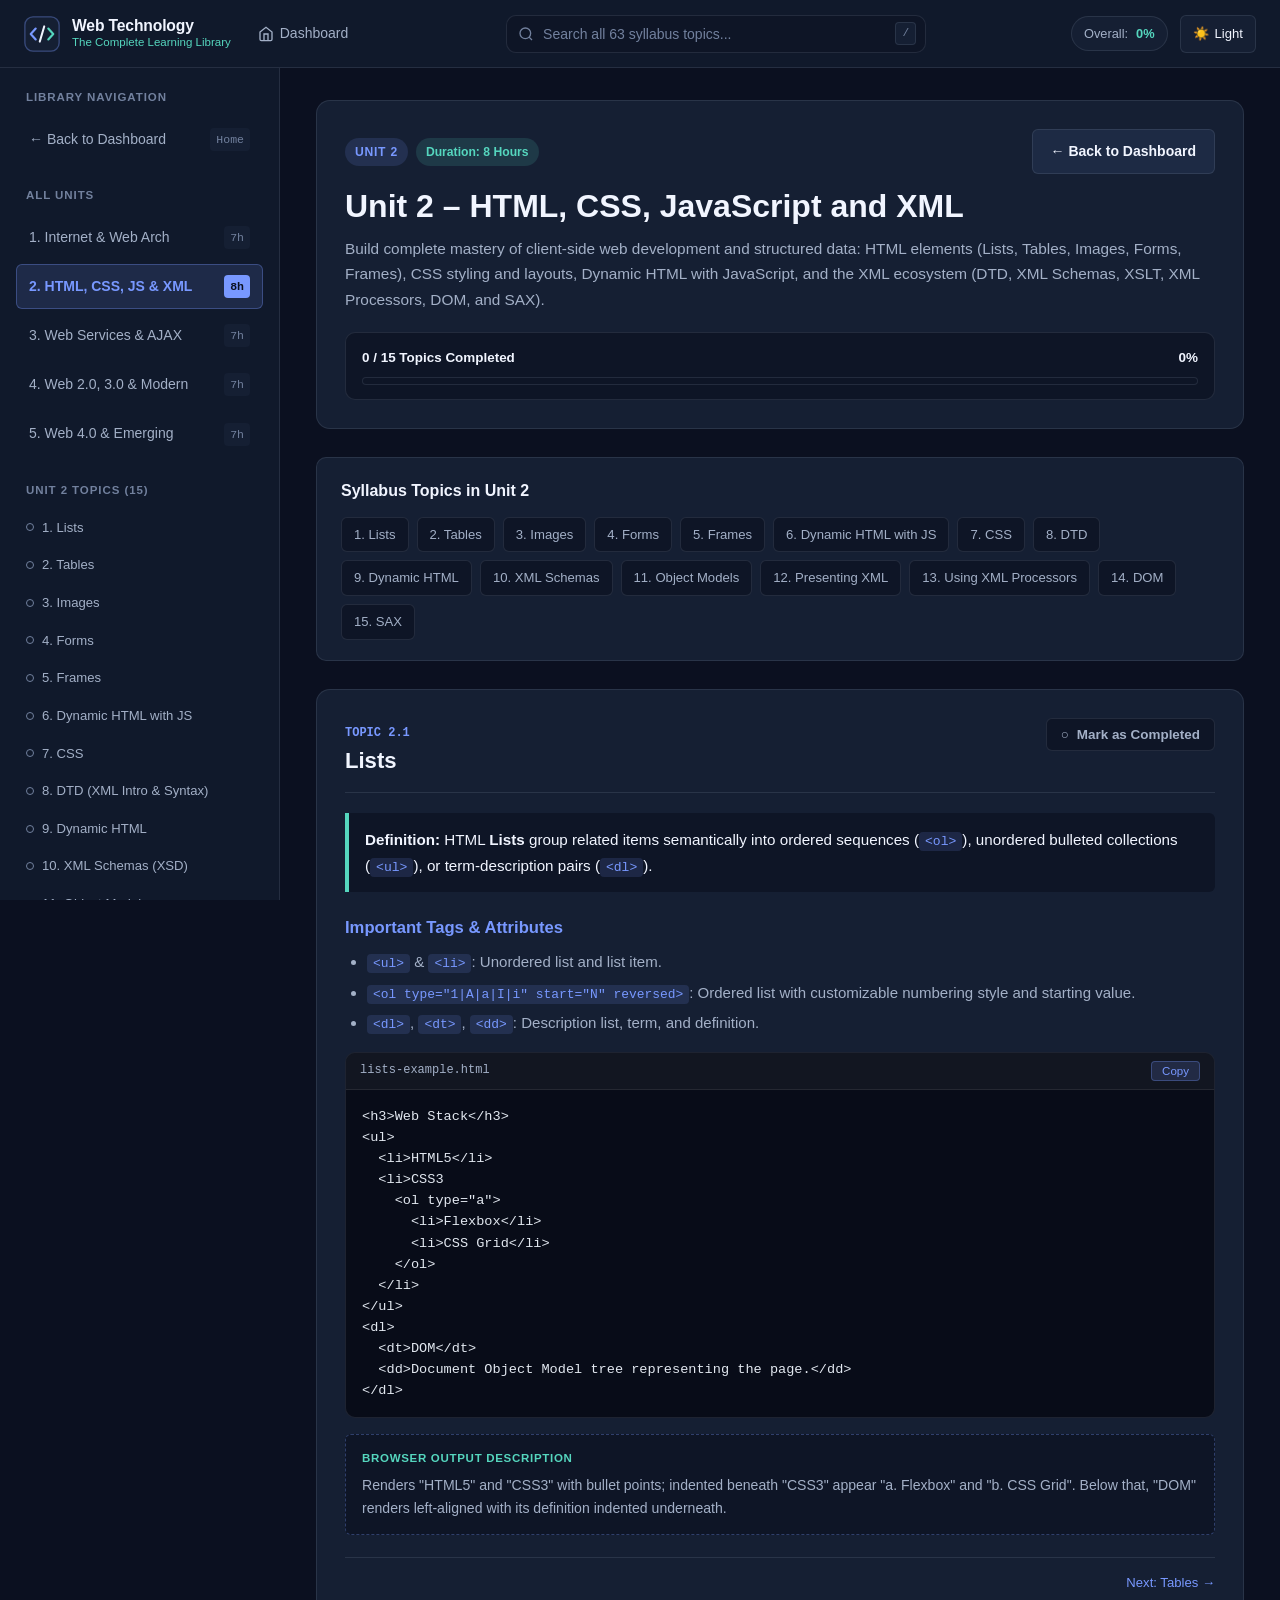
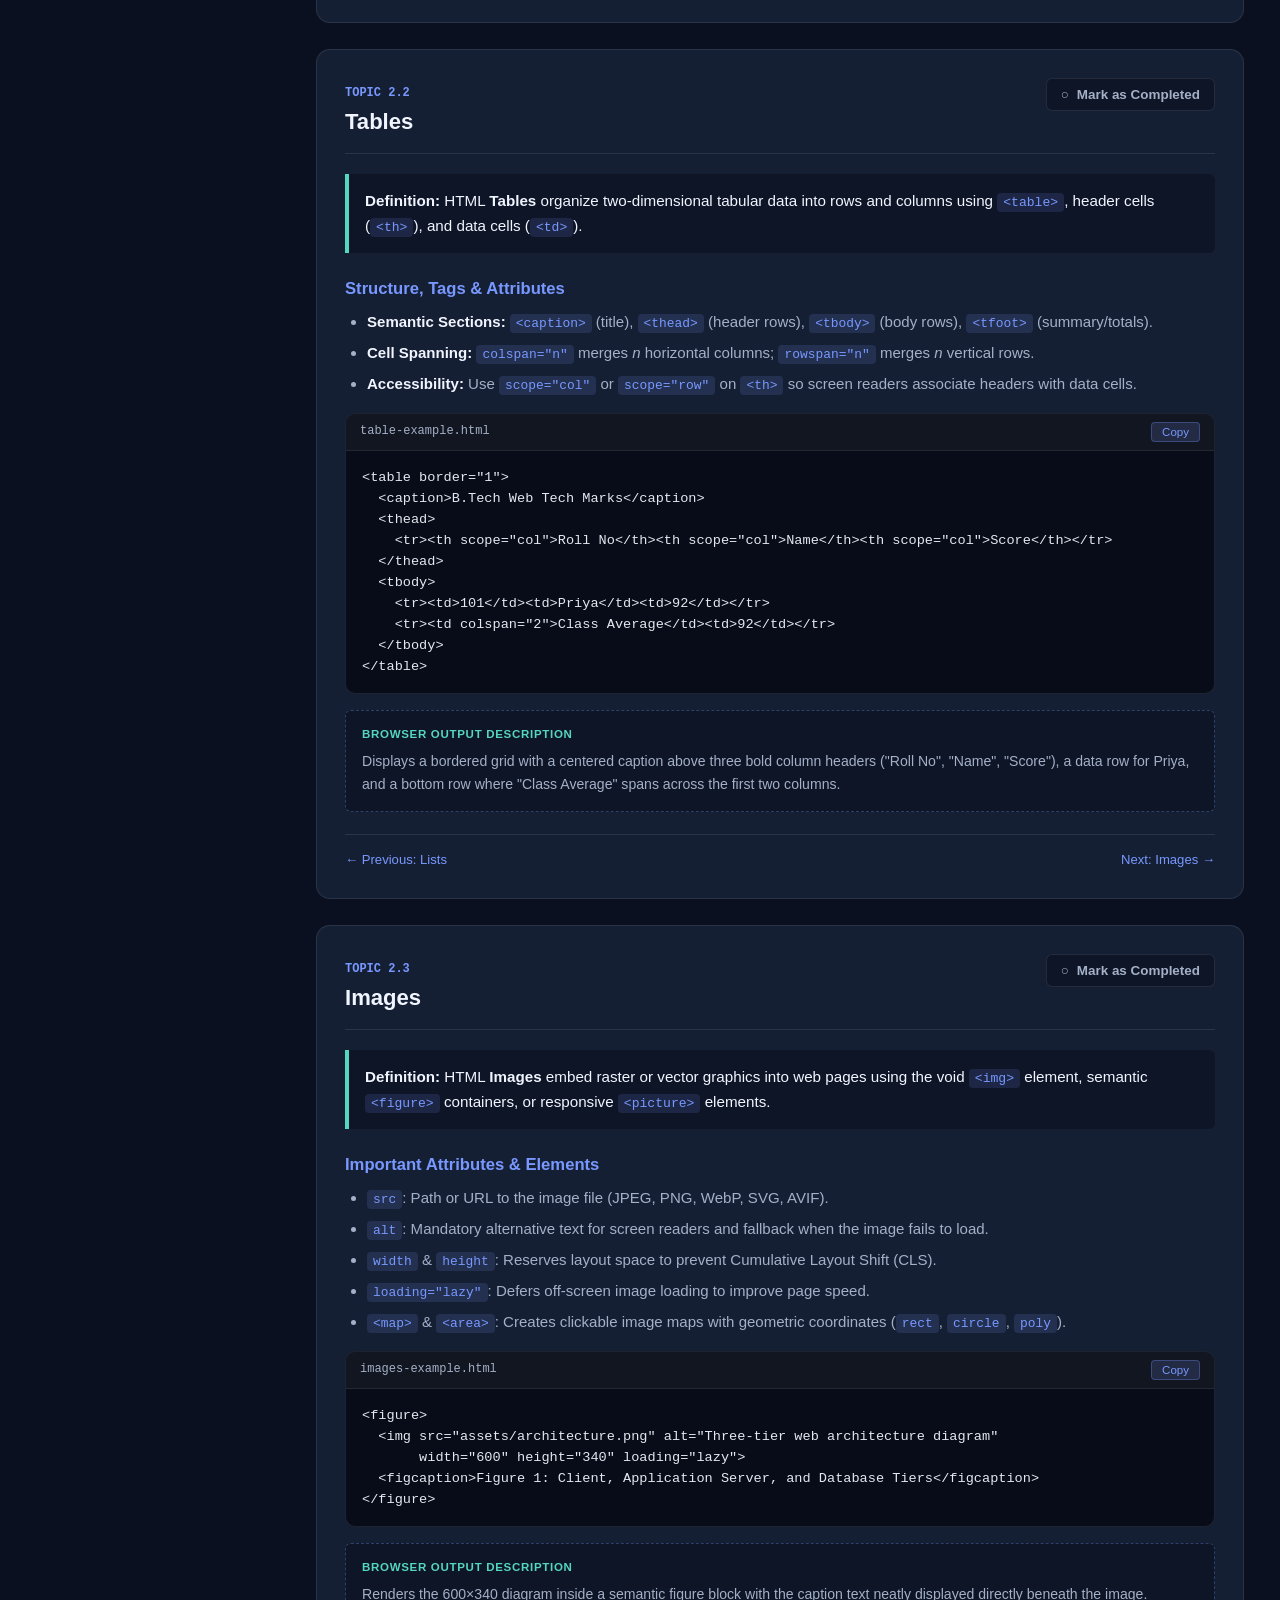
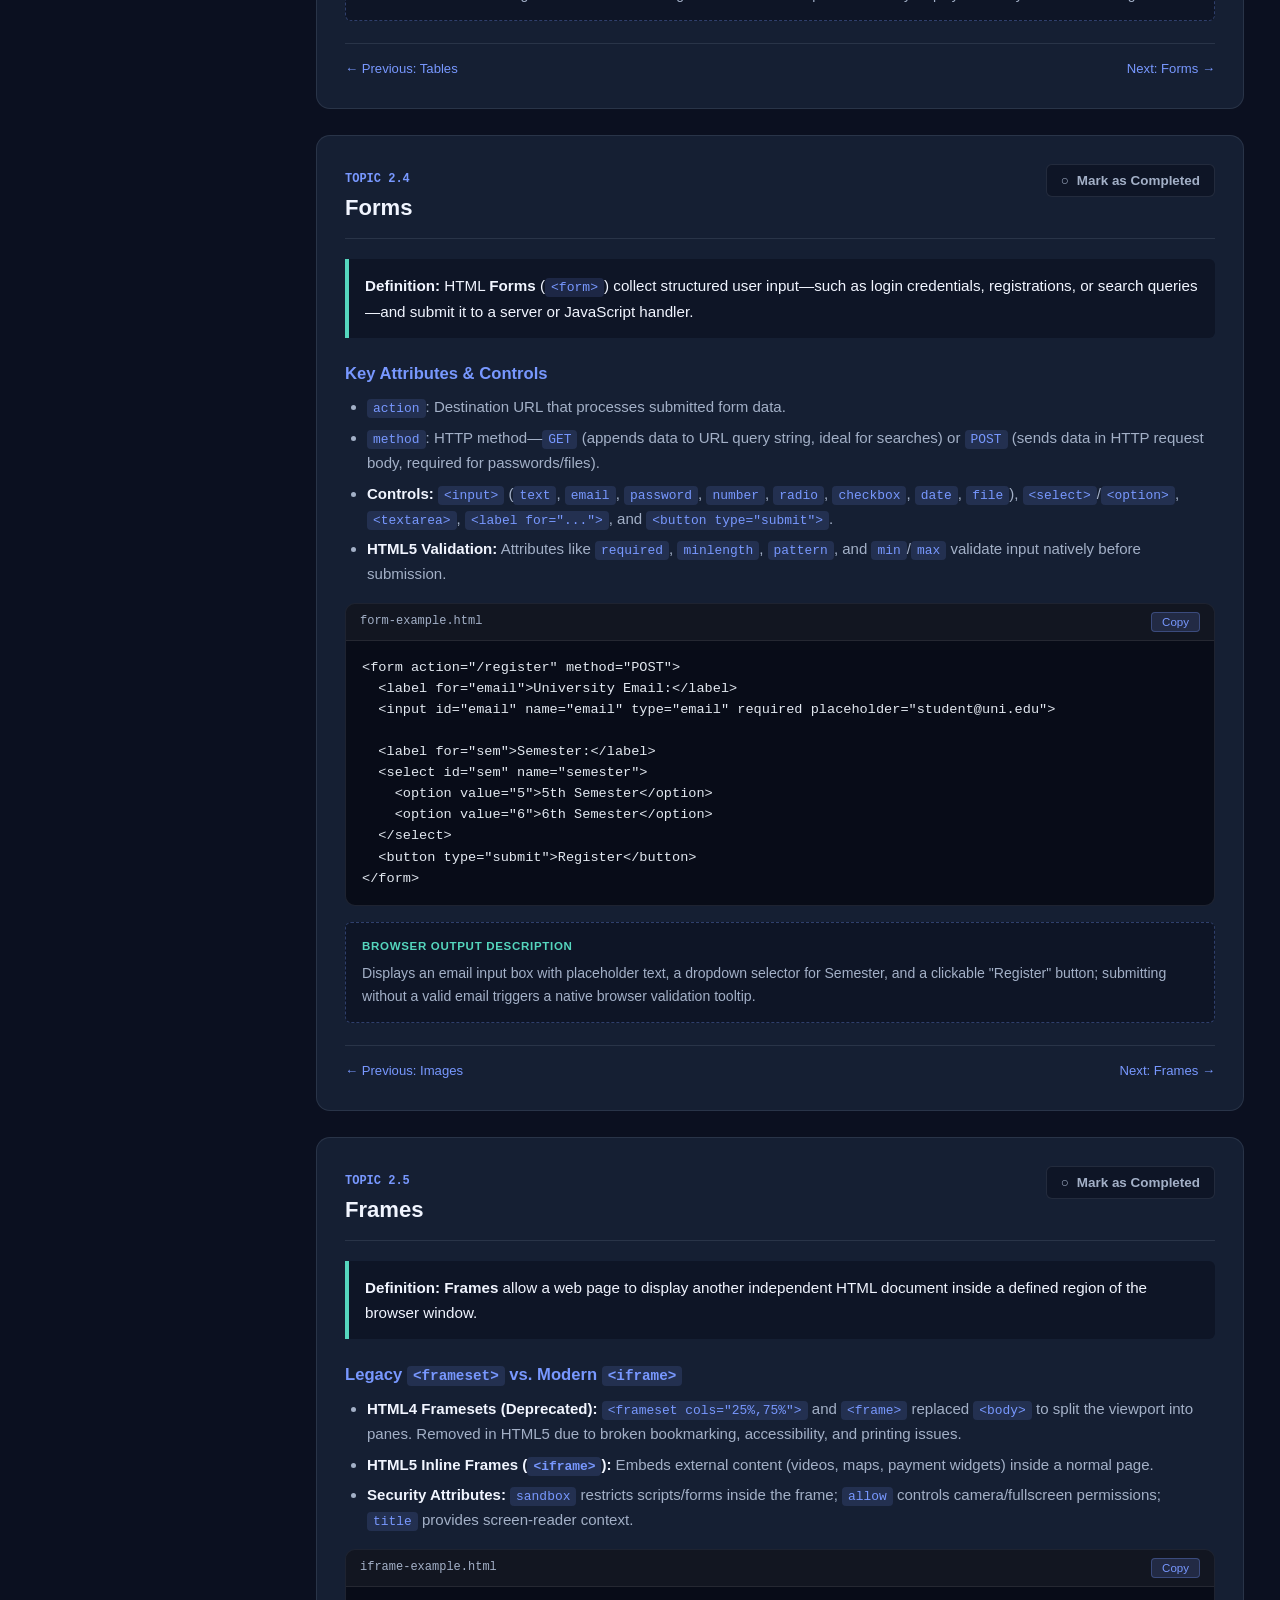
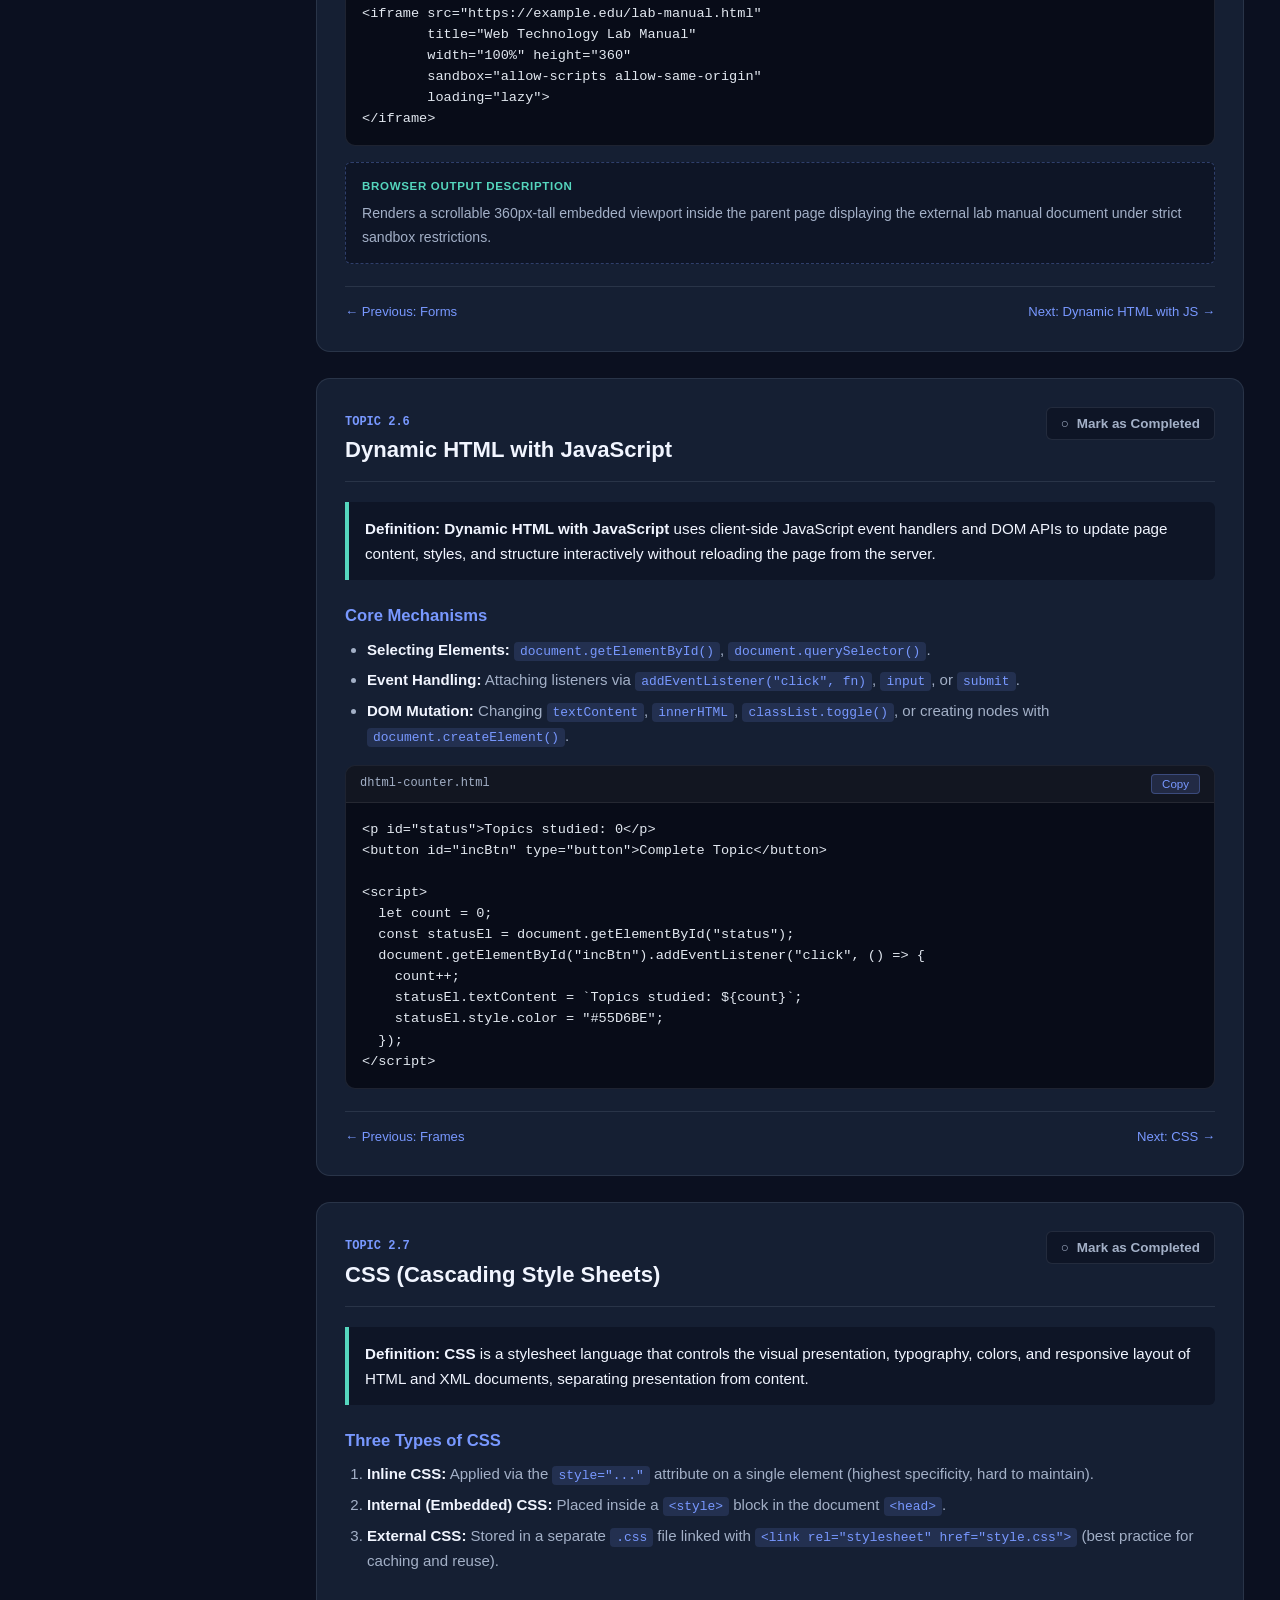
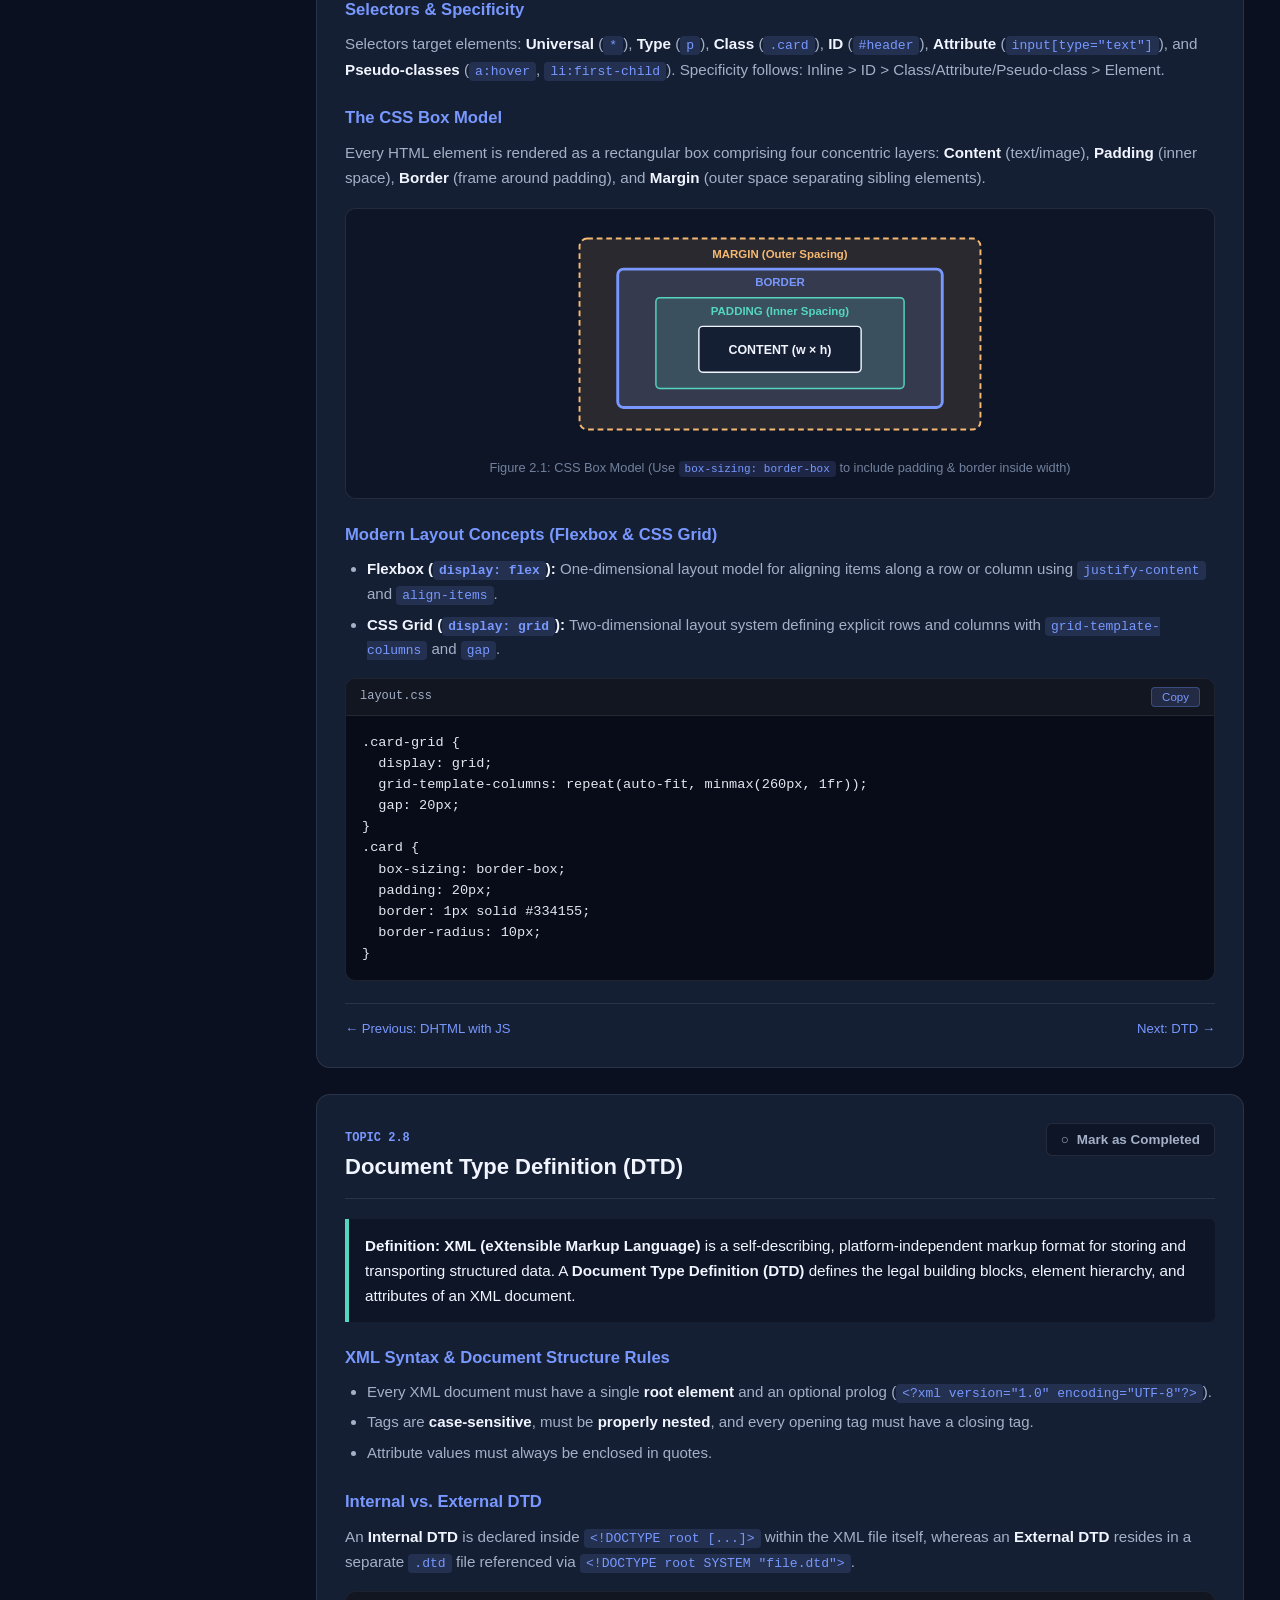
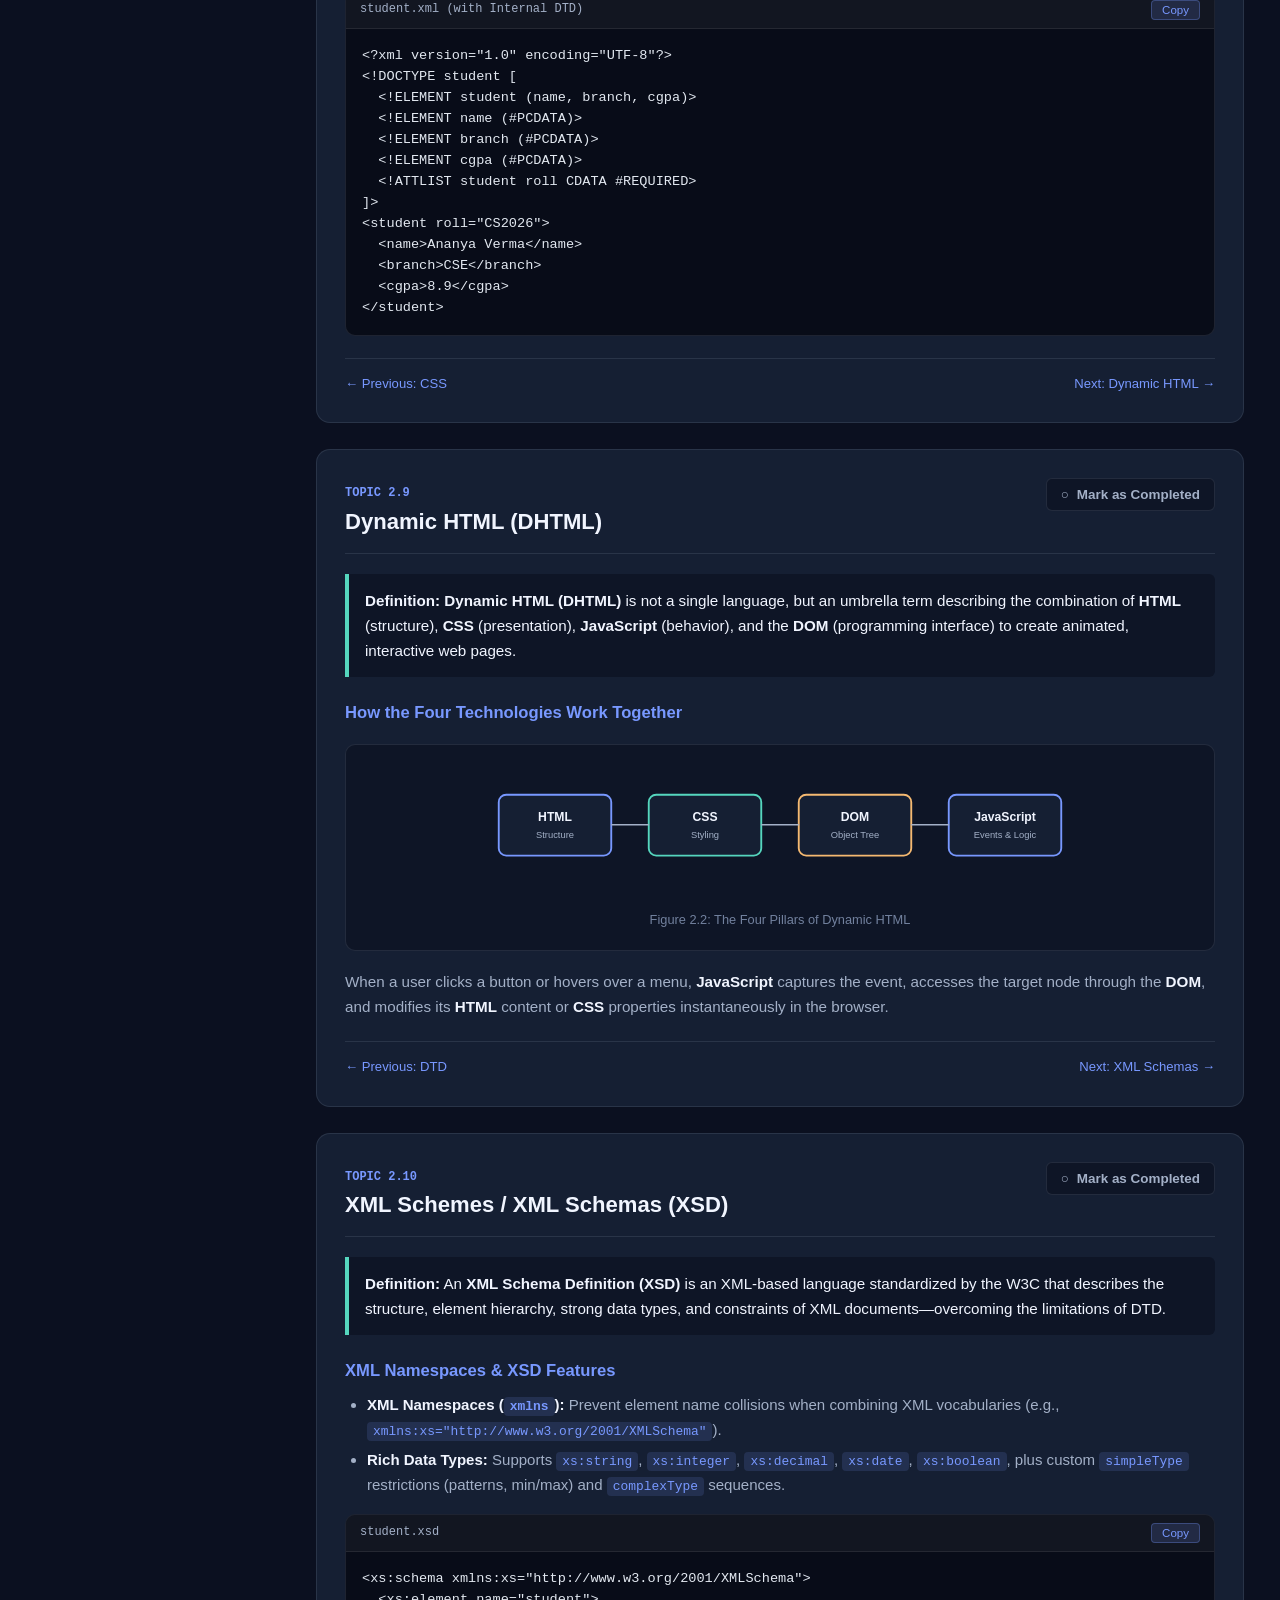
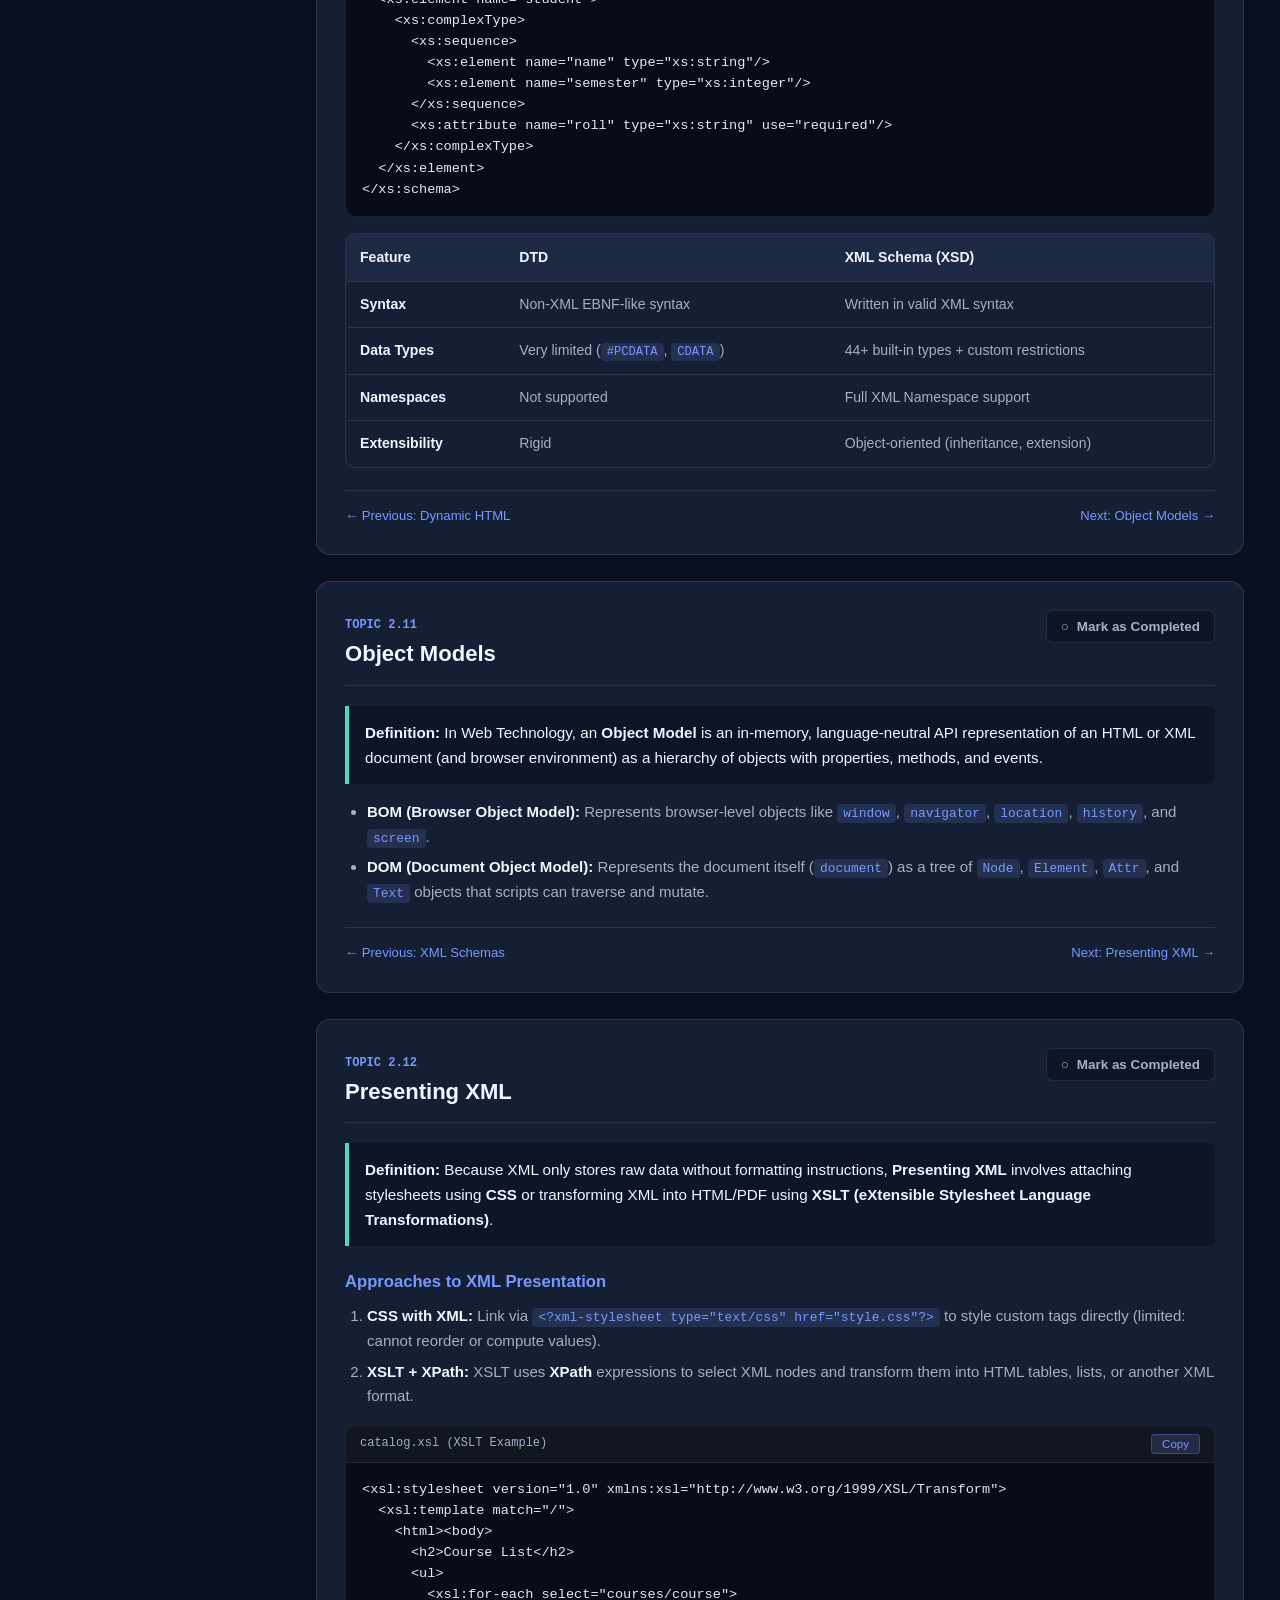
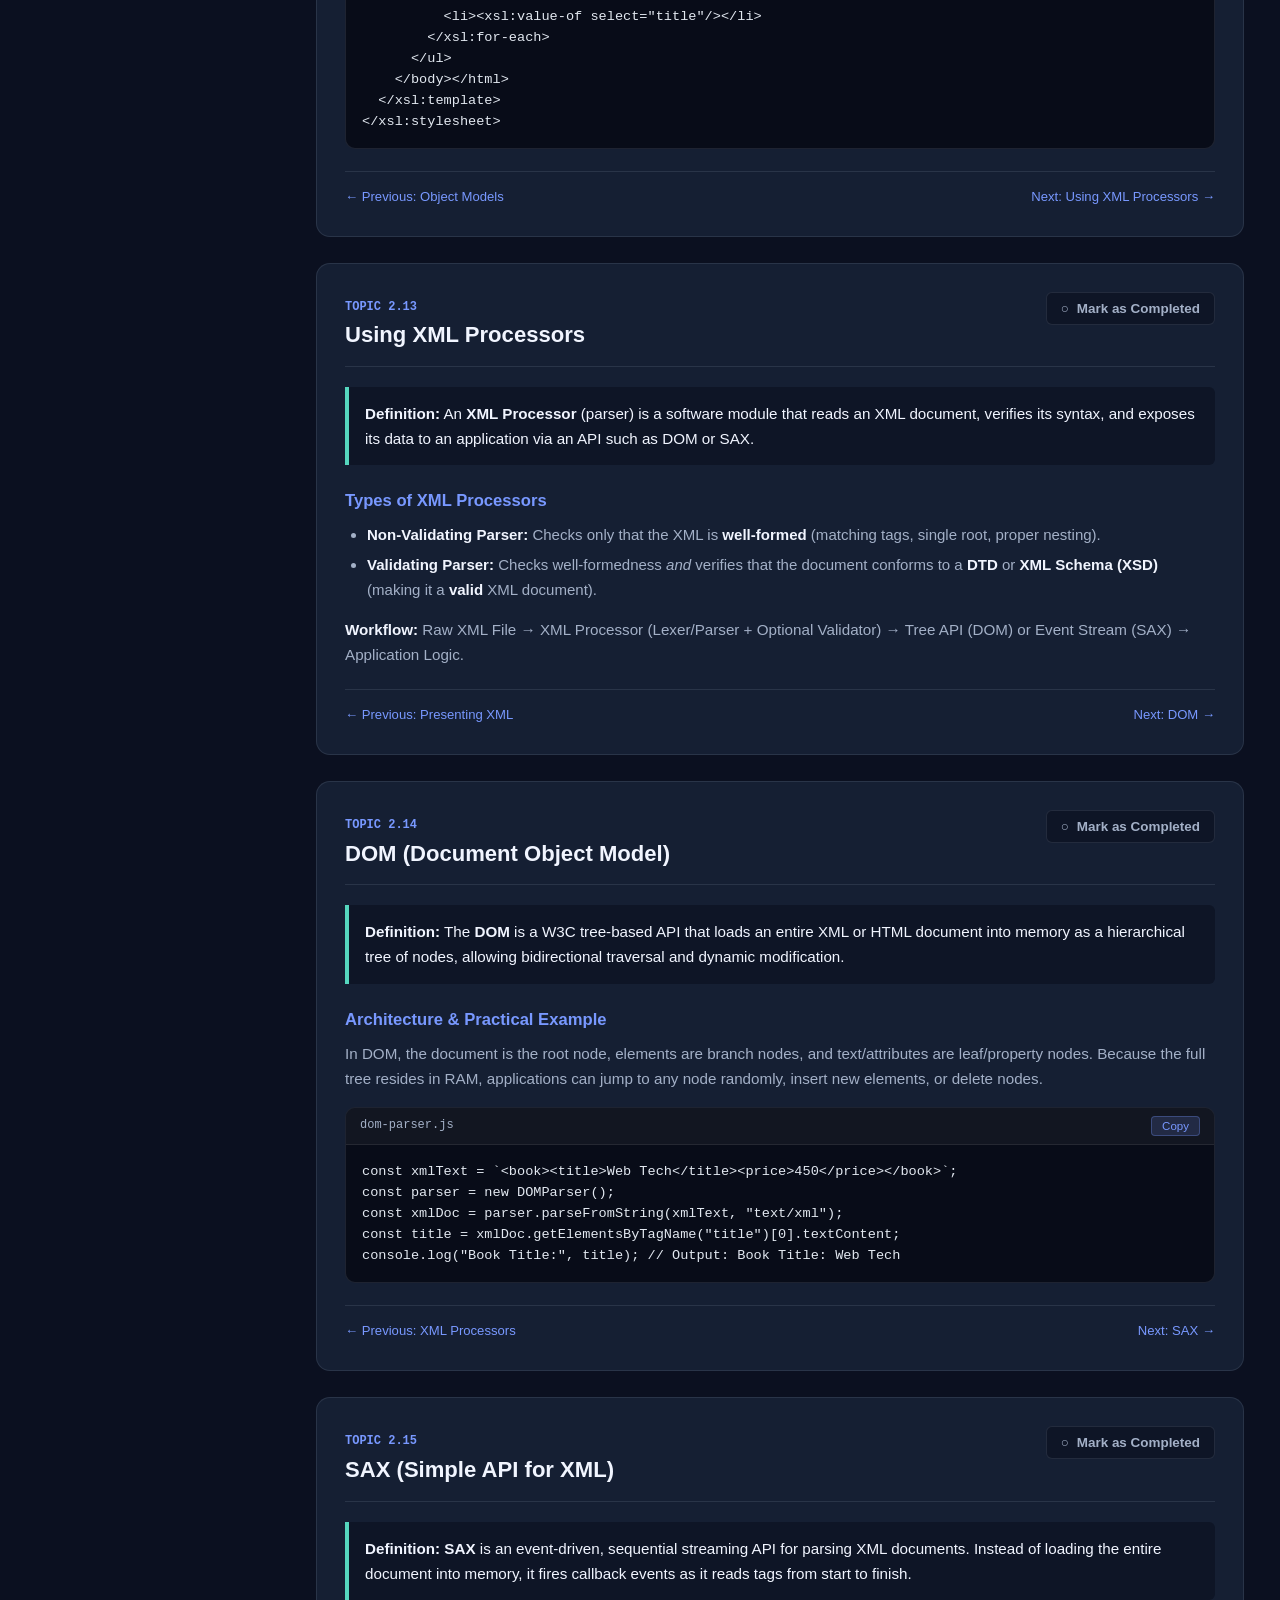
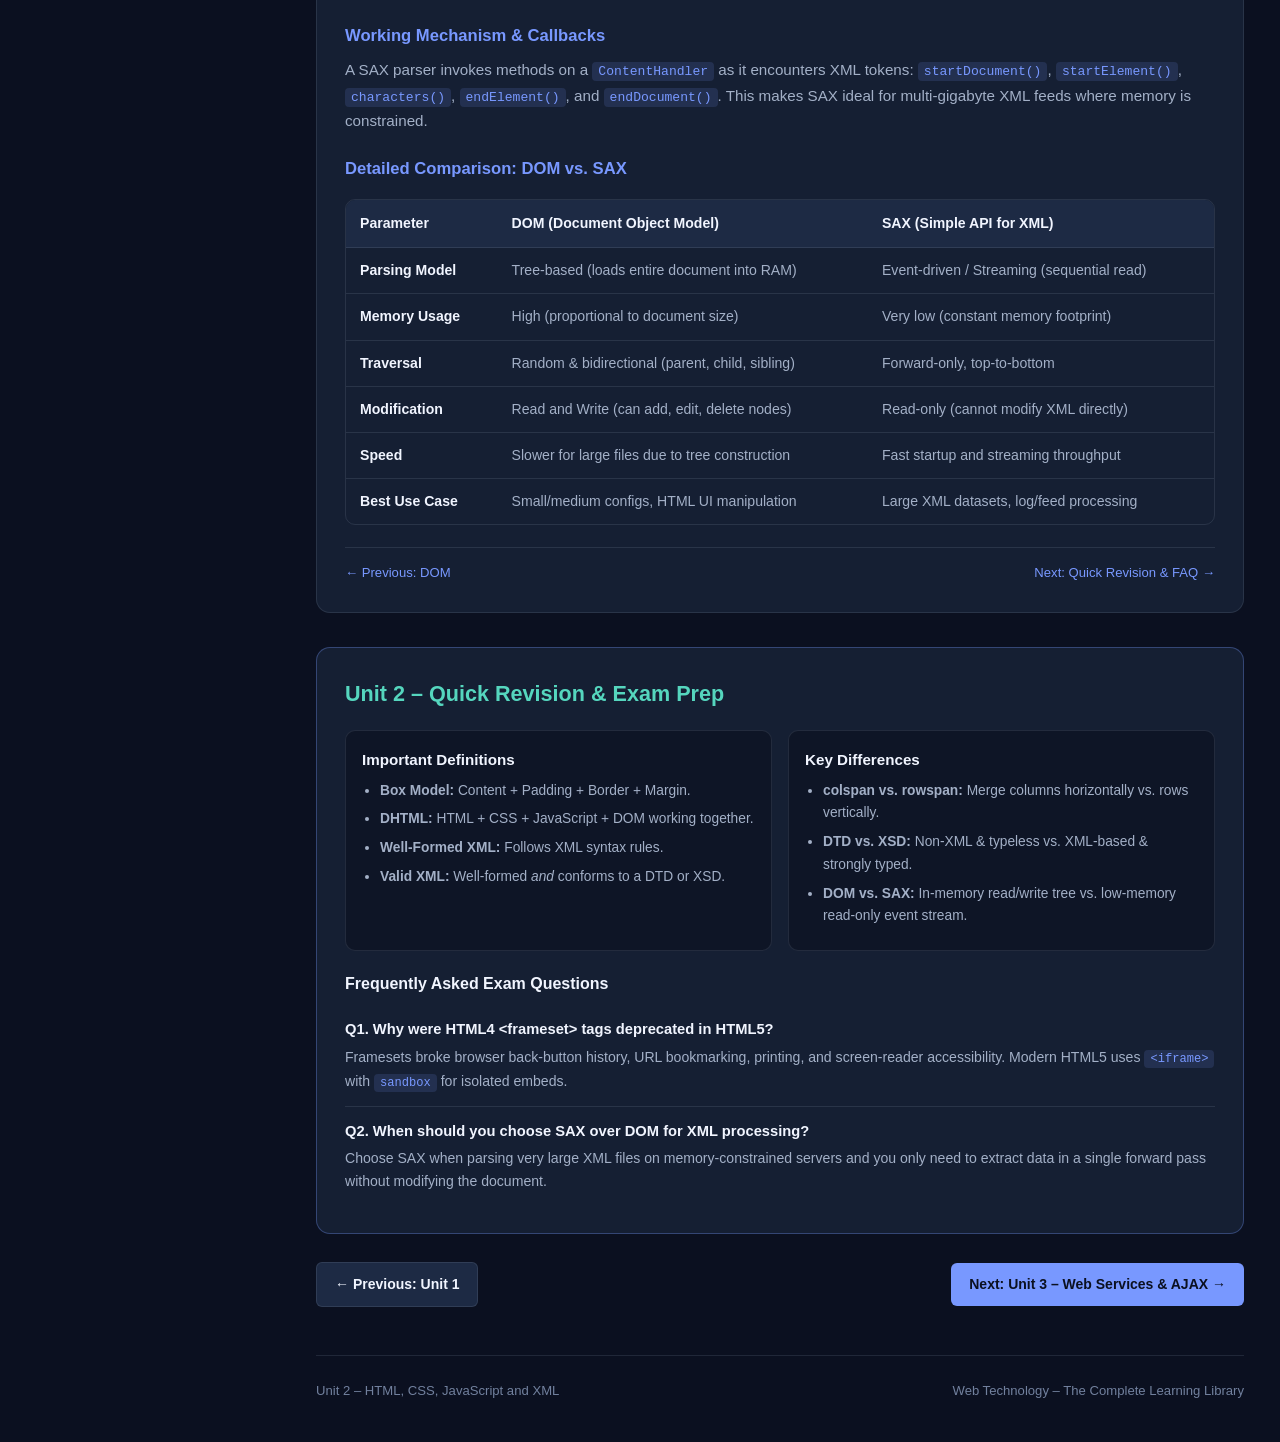
<file: web-technology-learning-library (1)/web-technology-learning-library/unit-2.html>
<!DOCTYPE html>
<html lang="en" data-theme="dark">
<head>
  <meta charset="UTF-8">
  <meta name="viewport" content="width=device-width, initial-scale=1.0">
  <meta name="description" content="Unit 2 – HTML, CSS, JavaScript and XML: Lists, Tables, Images, Forms, Frames, CSS, Dynamic HTML, DTD, XML Schemas, Object Models, Presenting XML, XML Processors, DOM, and SAX.">
  <title>Unit 2 – HTML, CSS, JavaScript and XML | Web Technology Library</title>
  <link rel="icon" type="image/svg+xml" href="assets/images/logo.svg">
  <link rel="stylesheet" href="assets/css/style.css">
  <link rel="stylesheet" href="assets/css/units.css">
</head>
<body data-unit-id="2">
  <a href="#main-content" class="skip-link">Skip to main content</a>

  <header class="site-header">
    <div class="header-left">
      <button id="menu-toggle-btn" class="menu-toggle" aria-label="Toggle navigation menu" aria-expanded="false" aria-controls="site-sidebar">
        <svg width="20" height="20" viewBox="0 0 24 24" fill="none" stroke="currentColor" stroke-width="2" stroke-linecap="round"><line x1="3" y1="6" x2="21" y2="6"/><line x1="3" y1="12" x2="21" y2="12"/><line x1="3" y1="18" x2="21" y2="18"/></svg>
      </button>
      <a href="index.html" class="brand-link">
        <img src="assets/images/logo.svg" alt="Web Technology Library Logo" class="brand-logo">
        <span class="brand-text">
          <span class="brand-title">Web Technology</span>
          <span class="brand-subtitle">The Complete Learning Library</span>
        </span>
      </a>
      <nav class="header-nav" aria-label="Primary">
        <a href="index.html" class="header-home-link">
          <svg width="16" height="16" viewBox="0 0 24 24" fill="none" stroke="currentColor" stroke-width="2"><path d="M3 9l9-7 9 7v11a2 2 0 0 1-2 2H5a2 2 0 0 1-2-2z"/><polyline points="9 22 9 12 15 12 15 22"/></svg>
          <span>Dashboard</span>
        </a>
      </nav>
    </div>

    <div class="header-search" role="search">
      <div class="search-input-wrap">
        <svg class="search-icon" width="16" height="16" viewBox="0 0 24 24" fill="none" stroke="currentColor" stroke-width="2"><circle cx="11" cy="11" r="8"/><line x1="21" y1="21" x2="16.65" y2="16.65"/></svg>
        <input id="global-search-input" class="search-input" type="search" placeholder="Search all 63 syllabus topics..." aria-label="Search syllabus topics" autocomplete="off">
        <span class="search-kbd">/</span>
      </div>
      <div id="search-results-dropdown" class="search-results-dropdown" role="region" aria-label="Search results"></div>
    </div>

    <div class="header-right">
      <div class="header-progress-pill" title="Overall Syllabus Completion">
        <span>Overall:</span>
        <strong id="header-progress-percent">0%</strong>
      </div>
      <button id="theme-toggle-btn" class="theme-toggle" type="button" aria-label="Switch to light theme">
        <span aria-hidden="true">☀️</span> <span class="theme-toggle-text">Light</span>
      </button>
    </div>
  </header>

  <div class="app-layout">
    <aside id="site-sidebar" class="sidebar" aria-label="Course and Unit Navigation">
      <div class="sidebar-section-label">Library Navigation</div>
      <ul class="sidebar-nav-list">
        <li><a href="index.html" class="sidebar-link"><span>← Back to Dashboard</span><span class="sidebar-unit-badge">Home</span></a></li>
      </ul>

      <div class="sidebar-section-label">All Units</div>
      <ul class="sidebar-nav-list">
        <li><a href="unit-1.html" class="sidebar-link"><span>1. Internet &amp; Web Arch</span><span class="sidebar-unit-badge">7h</span></a></li>
        <li><a href="unit-2.html" class="sidebar-link active"><span>2. HTML, CSS, JS &amp; XML</span><span class="sidebar-unit-badge">8h</span></a></li>
        <li><a href="unit-3.html" class="sidebar-link"><span>3. Web Services &amp; AJAX</span><span class="sidebar-unit-badge">7h</span></a></li>
        <li><a href="unit-4.html" class="sidebar-link"><span>4. Web 2.0, 3.0 &amp; Modern</span><span class="sidebar-unit-badge">7h</span></a></li>
        <li><a href="unit-5.html" class="sidebar-link"><span>5. Web 4.0 &amp; Emerging</span><span class="sidebar-unit-badge">7h</span></a></li>
      </ul>

      <div class="sidebar-section-label">Unit 2 Topics (15)</div>
      <ul class="sidebar-topics-list">
        <li><a href="#u2-lists" class="sidebar-topic-link" data-topic-id="u2-lists"><span class="sidebar-topic-dot"></span><span>1. Lists</span></a></li>
        <li><a href="#u2-tables" class="sidebar-topic-link" data-topic-id="u2-tables"><span class="sidebar-topic-dot"></span><span>2. Tables</span></a></li>
        <li><a href="#u2-images" class="sidebar-topic-link" data-topic-id="u2-images"><span class="sidebar-topic-dot"></span><span>3. Images</span></a></li>
        <li><a href="#u2-forms" class="sidebar-topic-link" data-topic-id="u2-forms"><span class="sidebar-topic-dot"></span><span>4. Forms</span></a></li>
        <li><a href="#u2-frames" class="sidebar-topic-link" data-topic-id="u2-frames"><span class="sidebar-topic-dot"></span><span>5. Frames</span></a></li>
        <li><a href="#u2-dhtml-js" class="sidebar-topic-link" data-topic-id="u2-dhtml-js"><span class="sidebar-topic-dot"></span><span>6. Dynamic HTML with JS</span></a></li>
        <li><a href="#u2-css" class="sidebar-topic-link" data-topic-id="u2-css"><span class="sidebar-topic-dot"></span><span>7. CSS</span></a></li>
        <li><a href="#u2-dtd" class="sidebar-topic-link" data-topic-id="u2-dtd"><span class="sidebar-topic-dot"></span><span>8. DTD (XML Intro &amp; Syntax)</span></a></li>
        <li><a href="#u2-dhtml" class="sidebar-topic-link" data-topic-id="u2-dhtml"><span class="sidebar-topic-dot"></span><span>9. Dynamic HTML</span></a></li>
        <li><a href="#u2-xml-schemas" class="sidebar-topic-link" data-topic-id="u2-xml-schemas"><span class="sidebar-topic-dot"></span><span>10. XML Schemas (XSD)</span></a></li>
        <li><a href="#u2-object-models" class="sidebar-topic-link" data-topic-id="u2-object-models"><span class="sidebar-topic-dot"></span><span>11. Object Models</span></a></li>
        <li><a href="#u2-presenting-xml" class="sidebar-topic-link" data-topic-id="u2-presenting-xml"><span class="sidebar-topic-dot"></span><span>12. Presenting XML</span></a></li>
        <li><a href="#u2-xml-processors" class="sidebar-topic-link" data-topic-id="u2-xml-processors"><span class="sidebar-topic-dot"></span><span>13. Using XML Processors</span></a></li>
        <li><a href="#u2-dom" class="sidebar-topic-link" data-topic-id="u2-dom"><span class="sidebar-topic-dot"></span><span>14. DOM</span></a></li>
        <li><a href="#u2-sax" class="sidebar-topic-link" data-topic-id="u2-sax"><span class="sidebar-topic-dot"></span><span>15. SAX</span></a></li>
        <li><a href="#unit-2-revision" class="sidebar-topic-link"><span class="sidebar-topic-dot"></span><span>★ Quick Revision &amp; FAQ</span></a></li>
      </ul>
    </aside>
    <div id="sidebar-overlay" class="sidebar-overlay"></div>

    <main id="main-content" class="main-content">
      <div class="content-container">

        <section class="unit-hero">
          <div class="unit-hero-top">
            <div class="unit-hero-badges">
              <span class="badge-unit">Unit 2</span>
              <span class="badge-duration">Duration: 8 Hours</span>
            </div>
            <a href="index.html" class="btn btn-secondary">← Back to Dashboard</a>
          </div>
          <h1>Unit 2 – HTML, CSS, JavaScript and XML</h1>
          <p class="unit-hero-desc">Build complete mastery of client-side web development and structured data: HTML elements (Lists, Tables, Images, Forms, Frames), CSS styling and layouts, Dynamic HTML with JavaScript, and the XML ecosystem (DTD, XML Schemas, XSLT, XML Processors, DOM, and SAX).</p>
          <div class="unit-progress-box">
            <div class="unit-progress-row">
              <span id="unit-progress-count">0 / 15 Topics Completed</span>
              <strong id="unit-progress-percent">0%</strong>
            </div>
            <div class="progress-track"><div id="unit-progress-bar" class="progress-fill"></div></div>
          </div>
        </section>

        <section class="topic-index-card" aria-label="Unit 2 Topic Index">
          <h2>Syllabus Topics in Unit 2</h2>
          <div class="topic-pill-grid">
            <a href="#u2-lists" class="topic-pill" data-topic-id="u2-lists">1. Lists</a>
            <a href="#u2-tables" class="topic-pill" data-topic-id="u2-tables">2. Tables</a>
            <a href="#u2-images" class="topic-pill" data-topic-id="u2-images">3. Images</a>
            <a href="#u2-forms" class="topic-pill" data-topic-id="u2-forms">4. Forms</a>
            <a href="#u2-frames" class="topic-pill" data-topic-id="u2-frames">5. Frames</a>
            <a href="#u2-dhtml-js" class="topic-pill" data-topic-id="u2-dhtml-js">6. Dynamic HTML with JS</a>
            <a href="#u2-css" class="topic-pill" data-topic-id="u2-css">7. CSS</a>
            <a href="#u2-dtd" class="topic-pill" data-topic-id="u2-dtd">8. DTD</a>
            <a href="#u2-dhtml" class="topic-pill" data-topic-id="u2-dhtml">9. Dynamic HTML</a>
            <a href="#u2-xml-schemas" class="topic-pill" data-topic-id="u2-xml-schemas">10. XML Schemas</a>
            <a href="#u2-object-models" class="topic-pill" data-topic-id="u2-object-models">11. Object Models</a>
            <a href="#u2-presenting-xml" class="topic-pill" data-topic-id="u2-presenting-xml">12. Presenting XML</a>
            <a href="#u2-xml-processors" class="topic-pill" data-topic-id="u2-xml-processors">13. Using XML Processors</a>
            <a href="#u2-dom" class="topic-pill" data-topic-id="u2-dom">14. DOM</a>
            <a href="#u2-sax" class="topic-pill" data-topic-id="u2-sax">15. SAX</a>
          </div>
        </section>

        <!-- 2.1 Lists -->
        <article id="u2-lists" class="topic-section" data-topic-id="u2-lists">
          <div class="topic-header">
            <div class="topic-title-wrap"><span class="topic-number">TOPIC 2.1</span><h2>Lists</h2></div>
            <button type="button" class="complete-btn" data-topic-id="u2-lists" aria-pressed="false">○ Mark as Completed</button>
          </div>
          <div class="topic-body">
            <div class="definition-box">
              <p><strong>Definition:</strong> HTML <strong>Lists</strong> group related items semantically into ordered sequences (<code>&lt;ol&gt;</code>), unordered bulleted collections (<code>&lt;ul&gt;</code>), or term-description pairs (<code>&lt;dl&gt;</code>).</p>
            </div>
            <h3>Important Tags &amp; Attributes</h3>
            <ul>
              <li><code>&lt;ul&gt;</code> &amp; <code>&lt;li&gt;</code>: Unordered list and list item.</li>
              <li><code>&lt;ol type="1|A|a|I|i" start="N" reversed&gt;</code>: Ordered list with customizable numbering style and starting value.</li>
              <li><code>&lt;dl&gt;</code>, <code>&lt;dt&gt;</code>, <code>&lt;dd&gt;</code>: Description list, term, and definition.</li>
            </ul>
            <div class="code-block-wrap">
              <div class="code-block-header"><span>lists-example.html</span><button type="button" class="copy-code-btn">Copy</button></div>
              <pre><code>&lt;h3&gt;Web Stack&lt;/h3&gt;
&lt;ul&gt;
  &lt;li&gt;HTML5&lt;/li&gt;
  &lt;li&gt;CSS3
    &lt;ol type="a"&gt;
      &lt;li&gt;Flexbox&lt;/li&gt;
      &lt;li&gt;CSS Grid&lt;/li&gt;
    &lt;/ol&gt;
  &lt;/li&gt;
&lt;/ul&gt;
&lt;dl&gt;
  &lt;dt&gt;DOM&lt;/dt&gt;
  &lt;dd&gt;Document Object Model tree representing the page.&lt;/dd&gt;
&lt;/dl&gt;</code></pre>
            </div>
            <div class="output-preview">
              <span class="output-preview-label">Browser Output Description</span>
              Renders "HTML5" and "CSS3" with bullet points; indented beneath "CSS3" appear "a. Flexbox" and "b. CSS Grid". Below that, "DOM" renders left-aligned with its definition indented underneath.
            </div>
            <div class="topic-nav-bar"><span></span><a href="#u2-tables">Next: Tables →</a></div>
          </div>
        </article>

        <!-- 2.2 Tables -->
        <article id="u2-tables" class="topic-section" data-topic-id="u2-tables">
          <div class="topic-header">
            <div class="topic-title-wrap"><span class="topic-number">TOPIC 2.2</span><h2>Tables</h2></div>
            <button type="button" class="complete-btn" data-topic-id="u2-tables" aria-pressed="false">○ Mark as Completed</button>
          </div>
          <div class="topic-body">
            <div class="definition-box">
              <p><strong>Definition:</strong> HTML <strong>Tables</strong> organize two-dimensional tabular data into rows and columns using <code>&lt;table&gt;</code>, header cells (<code>&lt;th&gt;</code>), and data cells (<code>&lt;td&gt;</code>).</p>
            </div>
            <h3>Structure, Tags &amp; Attributes</h3>
            <ul>
              <li><strong>Semantic Sections:</strong> <code>&lt;caption&gt;</code> (title), <code>&lt;thead&gt;</code> (header rows), <code>&lt;tbody&gt;</code> (body rows), <code>&lt;tfoot&gt;</code> (summary/totals).</li>
              <li><strong>Cell Spanning:</strong> <code>colspan="n"</code> merges <em>n</em> horizontal columns; <code>rowspan="n"</code> merges <em>n</em> vertical rows.</li>
              <li><strong>Accessibility:</strong> Use <code>scope="col"</code> or <code>scope="row"</code> on <code>&lt;th&gt;</code> so screen readers associate headers with data cells.</li>
            </ul>
            <div class="code-block-wrap">
              <div class="code-block-header"><span>table-example.html</span><button type="button" class="copy-code-btn">Copy</button></div>
              <pre><code>&lt;table border="1"&gt;
  &lt;caption&gt;B.Tech Web Tech Marks&lt;/caption&gt;
  &lt;thead&gt;
    &lt;tr&gt;&lt;th scope="col"&gt;Roll No&lt;/th&gt;&lt;th scope="col"&gt;Name&lt;/th&gt;&lt;th scope="col"&gt;Score&lt;/th&gt;&lt;/tr&gt;
  &lt;/thead&gt;
  &lt;tbody&gt;
    &lt;tr&gt;&lt;td&gt;101&lt;/td&gt;&lt;td&gt;Priya&lt;/td&gt;&lt;td&gt;92&lt;/td&gt;&lt;/tr&gt;
    &lt;tr&gt;&lt;td colspan="2"&gt;Class Average&lt;/td&gt;&lt;td&gt;92&lt;/td&gt;&lt;/tr&gt;
  &lt;/tbody&gt;
&lt;/table&gt;</code></pre>
            </div>
            <div class="output-preview">
              <span class="output-preview-label">Browser Output Description</span>
              Displays a bordered grid with a centered caption above three bold column headers ("Roll No", "Name", "Score"), a data row for Priya, and a bottom row where "Class Average" spans across the first two columns.
            </div>
            <div class="topic-nav-bar"><a href="#u2-lists">← Previous: Lists</a><a href="#u2-images">Next: Images →</a></div>
          </div>
        </article>

        <!-- 2.3 Images -->
        <article id="u2-images" class="topic-section" data-topic-id="u2-images">
          <div class="topic-header">
            <div class="topic-title-wrap"><span class="topic-number">TOPIC 2.3</span><h2>Images</h2></div>
            <button type="button" class="complete-btn" data-topic-id="u2-images" aria-pressed="false">○ Mark as Completed</button>
          </div>
          <div class="topic-body">
            <div class="definition-box">
              <p><strong>Definition:</strong> HTML <strong>Images</strong> embed raster or vector graphics into web pages using the void <code>&lt;img&gt;</code> element, semantic <code>&lt;figure&gt;</code> containers, or responsive <code>&lt;picture&gt;</code> elements.</p>
            </div>
            <h3>Important Attributes &amp; Elements</h3>
            <ul>
              <li><code>src</code>: Path or URL to the image file (JPEG, PNG, WebP, SVG, AVIF).</li>
              <li><code>alt</code>: Mandatory alternative text for screen readers and fallback when the image fails to load.</li>
              <li><code>width</code> &amp; <code>height</code>: Reserves layout space to prevent Cumulative Layout Shift (CLS).</li>
              <li><code>loading="lazy"</code>: Defers off-screen image loading to improve page speed.</li>
              <li><code>&lt;map&gt;</code> &amp; <code>&lt;area&gt;</code>: Creates clickable image maps with geometric coordinates (<code>rect</code>, <code>circle</code>, <code>poly</code>).</li>
            </ul>
            <div class="code-block-wrap">
              <div class="code-block-header"><span>images-example.html</span><button type="button" class="copy-code-btn">Copy</button></div>
              <pre><code>&lt;figure&gt;
  &lt;img src="assets/architecture.png" alt="Three-tier web architecture diagram"
       width="600" height="340" loading="lazy"&gt;
  &lt;figcaption&gt;Figure 1: Client, Application Server, and Database Tiers&lt;/figcaption&gt;
&lt;/figure&gt;</code></pre>
            </div>
            <div class="output-preview">
              <span class="output-preview-label">Browser Output Description</span>
              Renders the 600×340 diagram inside a semantic figure block with the caption text neatly displayed directly beneath the image.
            </div>
            <div class="topic-nav-bar"><a href="#u2-tables">← Previous: Tables</a><a href="#u2-forms">Next: Forms →</a></div>
          </div>
        </article>

        <!-- 2.4 Forms -->
        <article id="u2-forms" class="topic-section" data-topic-id="u2-forms">
          <div class="topic-header">
            <div class="topic-title-wrap"><span class="topic-number">TOPIC 2.4</span><h2>Forms</h2></div>
            <button type="button" class="complete-btn" data-topic-id="u2-forms" aria-pressed="false">○ Mark as Completed</button>
          </div>
          <div class="topic-body">
            <div class="definition-box">
              <p><strong>Definition:</strong> HTML <strong>Forms</strong> (<code>&lt;form&gt;</code>) collect structured user input—such as login credentials, registrations, or search queries—and submit it to a server or JavaScript handler.</p>
            </div>
            <h3>Key Attributes &amp; Controls</h3>
            <ul>
              <li><code>action</code>: Destination URL that processes submitted form data.</li>
              <li><code>method</code>: HTTP method—<code>GET</code> (appends data to URL query string, ideal for searches) or <code>POST</code> (sends data in HTTP request body, required for passwords/files).</li>
              <li><strong>Controls:</strong> <code>&lt;input&gt;</code> (<code>text</code>, <code>email</code>, <code>password</code>, <code>number</code>, <code>radio</code>, <code>checkbox</code>, <code>date</code>, <code>file</code>), <code>&lt;select&gt;</code>/<code>&lt;option&gt;</code>, <code>&lt;textarea&gt;</code>, <code>&lt;label for="..."&gt;</code>, and <code>&lt;button type="submit"&gt;</code>.</li>
              <li><strong>HTML5 Validation:</strong> Attributes like <code>required</code>, <code>minlength</code>, <code>pattern</code>, and <code>min</code>/<code>max</code> validate input natively before submission.</li>
            </ul>
            <div class="code-block-wrap">
              <div class="code-block-header"><span>form-example.html</span><button type="button" class="copy-code-btn">Copy</button></div>
              <pre><code>&lt;form action="/register" method="POST"&gt;
  &lt;label for="email"&gt;University Email:&lt;/label&gt;
  &lt;input id="email" name="email" type="email" required placeholder="student@uni.edu"&gt;

  &lt;label for="sem"&gt;Semester:&lt;/label&gt;
  &lt;select id="sem" name="semester"&gt;
    &lt;option value="5"&gt;5th Semester&lt;/option&gt;
    &lt;option value="6"&gt;6th Semester&lt;/option&gt;
  &lt;/select&gt;
  &lt;button type="submit"&gt;Register&lt;/button&gt;
&lt;/form&gt;</code></pre>
            </div>
            <div class="output-preview">
              <span class="output-preview-label">Browser Output Description</span>
              Displays an email input box with placeholder text, a dropdown selector for Semester, and a clickable "Register" button; submitting without a valid email triggers a native browser validation tooltip.
            </div>
            <div class="topic-nav-bar"><a href="#u2-images">← Previous: Images</a><a href="#u2-frames">Next: Frames →</a></div>
          </div>
        </article>

        <!-- 2.5 Frames -->
        <article id="u2-frames" class="topic-section" data-topic-id="u2-frames">
          <div class="topic-header">
            <div class="topic-title-wrap"><span class="topic-number">TOPIC 2.5</span><h2>Frames</h2></div>
            <button type="button" class="complete-btn" data-topic-id="u2-frames" aria-pressed="false">○ Mark as Completed</button>
          </div>
          <div class="topic-body">
            <div class="definition-box">
              <p><strong>Definition:</strong> <strong>Frames</strong> allow a web page to display another independent HTML document inside a defined region of the browser window.</p>
            </div>
            <h3>Legacy <code>&lt;frameset&gt;</code> vs. Modern <code>&lt;iframe&gt;</code></h3>
            <ul>
              <li><strong>HTML4 Framesets (Deprecated):</strong> <code>&lt;frameset cols="25%,75%"&gt;</code> and <code>&lt;frame&gt;</code> replaced <code>&lt;body&gt;</code> to split the viewport into panes. Removed in HTML5 due to broken bookmarking, accessibility, and printing issues.</li>
              <li><strong>HTML5 Inline Frames (<code>&lt;iframe&gt;</code>):</strong> Embeds external content (videos, maps, payment widgets) inside a normal page.</li>
              <li><strong>Security Attributes:</strong> <code>sandbox</code> restricts scripts/forms inside the frame; <code>allow</code> controls camera/fullscreen permissions; <code>title</code> provides screen-reader context.</li>
            </ul>
            <div class="code-block-wrap">
              <div class="code-block-header"><span>iframe-example.html</span><button type="button" class="copy-code-btn">Copy</button></div>
              <pre><code>&lt;iframe src="https://example.edu/lab-manual.html"
        title="Web Technology Lab Manual"
        width="100%" height="360"
        sandbox="allow-scripts allow-same-origin"
        loading="lazy"&gt;
&lt;/iframe&gt;</code></pre>
            </div>
            <div class="output-preview">
              <span class="output-preview-label">Browser Output Description</span>
              Renders a scrollable 360px-tall embedded viewport inside the parent page displaying the external lab manual document under strict sandbox restrictions.
            </div>
            <div class="topic-nav-bar"><a href="#u2-forms">← Previous: Forms</a><a href="#u2-dhtml-js">Next: Dynamic HTML with JS →</a></div>
          </div>
        </article>

        <!-- 2.6 Dynamic HTML with JavaScript -->
        <article id="u2-dhtml-js" class="topic-section" data-topic-id="u2-dhtml-js">
          <div class="topic-header">
            <div class="topic-title-wrap"><span class="topic-number">TOPIC 2.6</span><h2>Dynamic HTML with JavaScript</h2></div>
            <button type="button" class="complete-btn" data-topic-id="u2-dhtml-js" aria-pressed="false">○ Mark as Completed</button>
          </div>
          <div class="topic-body">
            <div class="definition-box">
              <p><strong>Definition:</strong> <strong>Dynamic HTML with JavaScript</strong> uses client-side JavaScript event handlers and DOM APIs to update page content, styles, and structure interactively without reloading the page from the server.</p>
            </div>
            <h3>Core Mechanisms</h3>
            <ul>
              <li><strong>Selecting Elements:</strong> <code>document.getElementById()</code>, <code>document.querySelector()</code>.</li>
              <li><strong>Event Handling:</strong> Attaching listeners via <code>addEventListener("click", fn)</code>, <code>input</code>, or <code>submit</code>.</li>
              <li><strong>DOM Mutation:</strong> Changing <code>textContent</code>, <code>innerHTML</code>, <code>classList.toggle()</code>, or creating nodes with <code>document.createElement()</code>.</li>
            </ul>
            <div class="code-block-wrap">
              <div class="code-block-header"><span>dhtml-counter.html</span><button type="button" class="copy-code-btn">Copy</button></div>
              <pre><code>&lt;p id="status"&gt;Topics studied: 0&lt;/p&gt;
&lt;button id="incBtn" type="button"&gt;Complete Topic&lt;/button&gt;

&lt;script&gt;
  let count = 0;
  const statusEl = document.getElementById("status");
  document.getElementById("incBtn").addEventListener("click", () =&gt; {
    count++;
    statusEl.textContent = `Topics studied: ${count}`;
    statusEl.style.color = "#55D6BE";
  });
&lt;/script&gt;</code></pre>
            </div>
            <div class="topic-nav-bar"><a href="#u2-frames">← Previous: Frames</a><a href="#u2-css">Next: CSS →</a></div>
          </div>
        </article>

        <!-- 2.7 CSS -->
        <article id="u2-css" class="topic-section" data-topic-id="u2-css">
          <div class="topic-header">
            <div class="topic-title-wrap"><span class="topic-number">TOPIC 2.7</span><h2>CSS (Cascading Style Sheets)</h2></div>
            <button type="button" class="complete-btn" data-topic-id="u2-css" aria-pressed="false">○ Mark as Completed</button>
          </div>
          <div class="topic-body">
            <div class="definition-box">
              <p><strong>Definition:</strong> <strong>CSS</strong> is a stylesheet language that controls the visual presentation, typography, colors, and responsive layout of HTML and XML documents, separating presentation from content.</p>
            </div>
            <h3>Three Types of CSS</h3>
            <ol>
              <li><strong>Inline CSS:</strong> Applied via the <code>style="..."</code> attribute on a single element (highest specificity, hard to maintain).</li>
              <li><strong>Internal (Embedded) CSS:</strong> Placed inside a <code>&lt;style&gt;</code> block in the document <code>&lt;head&gt;</code>.</li>
              <li><strong>External CSS:</strong> Stored in a separate <code>.css</code> file linked with <code>&lt;link rel="stylesheet" href="style.css"&gt;</code> (best practice for caching and reuse).</li>
            </ol>

            <h3>Selectors &amp; Specificity</h3>
            <p>Selectors target elements: <strong>Universal</strong> (<code>*</code>), <strong>Type</strong> (<code>p</code>), <strong>Class</strong> (<code>.card</code>), <strong>ID</strong> (<code>#header</code>), <strong>Attribute</strong> (<code>input[type="text"]</code>), and <strong>Pseudo-classes</strong> (<code>a:hover</code>, <code>li:first-child</code>). Specificity follows: Inline &gt; ID &gt; Class/Attribute/Pseudo-class &gt; Element.</p>

            <h3>The CSS Box Model</h3>
            <p>Every HTML element is rendered as a rectangular box comprising four concentric layers: <strong>Content</strong> (text/image), <strong>Padding</strong> (inner space), <strong>Border</strong> (frame around padding), and <strong>Margin</strong> (outer space separating sibling elements).</p>
            <div class="diagram-box">
              <svg viewBox="0 0 460 220" width="440" height="210" role="img" aria-label="CSS Box Model Diagram">
                <rect x="20" y="10" width="420" height="200" rx="8" fill="rgba(245,185,113,0.12)" stroke="#F5B971" stroke-dasharray="6,4" stroke-width="2"/>
                <text x="230" y="30" fill="#F5B971" font-size="12" font-weight="700" text-anchor="middle">MARGIN (Outer Spacing)</text>

                <rect x="60" y="42" width="340" height="145" rx="6" fill="rgba(120,152,255,0.15)" stroke="#7898FF" stroke-width="3"/>
                <text x="230" y="60" fill="#7898FF" font-size="12" font-weight="700" text-anchor="middle">BORDER</text>

                <rect x="100" y="72" width="260" height="95" rx="4" fill="rgba(85,214,190,0.14)" stroke="#55D6BE" stroke-width="1.5"/>
                <text x="230" y="90" fill="#55D6BE" font-size="12" font-weight="700" text-anchor="middle">PADDING (Inner Spacing)</text>

                <rect x="145" y="102" width="170" height="48" rx="4" fill="#151F33" stroke="#F1F5FF" stroke-width="1.5"/>
                <text x="230" y="131" fill="#F1F5FF" font-size="13" font-weight="700" text-anchor="middle">CONTENT (w × h)</text>
              </svg>
              <div class="diagram-caption">Figure 2.1: CSS Box Model (Use <code>box-sizing: border-box</code> to include padding &amp; border inside width)</div>
            </div>

            <h3>Modern Layout Concepts (Flexbox &amp; CSS Grid)</h3>
            <ul>
              <li><strong>Flexbox (<code>display: flex</code>):</strong> One-dimensional layout model for aligning items along a row or column using <code>justify-content</code> and <code>align-items</code>.</li>
              <li><strong>CSS Grid (<code>display: grid</code>):</strong> Two-dimensional layout system defining explicit rows and columns with <code>grid-template-columns</code> and <code>gap</code>.</li>
            </ul>
            <div class="code-block-wrap">
              <div class="code-block-header"><span>layout.css</span><button type="button" class="copy-code-btn">Copy</button></div>
              <pre><code>.card-grid {
  display: grid;
  grid-template-columns: repeat(auto-fit, minmax(260px, 1fr));
  gap: 20px;
}
.card {
  box-sizing: border-box;
  padding: 20px;
  border: 1px solid #334155;
  border-radius: 10px;
}</code></pre>
            </div>
            <div class="topic-nav-bar"><a href="#u2-dhtml-js">← Previous: DHTML with JS</a><a href="#u2-dtd">Next: DTD →</a></div>
          </div>
        </article>

        <!-- 2.8 DTD -->
        <article id="u2-dtd" class="topic-section" data-topic-id="u2-dtd">
          <div class="topic-header">
            <div class="topic-title-wrap"><span class="topic-number">TOPIC 2.8</span><h2>Document Type Definition (DTD)</h2></div>
            <button type="button" class="complete-btn" data-topic-id="u2-dtd" aria-pressed="false">○ Mark as Completed</button>
          </div>
          <div class="topic-body">
            <div class="definition-box">
              <p><strong>Definition:</strong> <strong>XML (eXtensible Markup Language)</strong> is a self-describing, platform-independent markup format for storing and transporting structured data. A <strong>Document Type Definition (DTD)</strong> defines the legal building blocks, element hierarchy, and attributes of an XML document.</p>
            </div>
            <h3>XML Syntax &amp; Document Structure Rules</h3>
            <ul>
              <li>Every XML document must have a single <strong>root element</strong> and an optional prolog (<code>&lt;?xml version="1.0" encoding="UTF-8"?&gt;</code>).</li>
              <li>Tags are <strong>case-sensitive</strong>, must be <strong>properly nested</strong>, and every opening tag must have a closing tag.</li>
              <li>Attribute values must always be enclosed in quotes.</li>
            </ul>
            <h3>Internal vs. External DTD</h3>
            <p>An <strong>Internal DTD</strong> is declared inside <code>&lt;!DOCTYPE root [...]&gt;</code> within the XML file itself, whereas an <strong>External DTD</strong> resides in a separate <code>.dtd</code> file referenced via <code>&lt;!DOCTYPE root SYSTEM "file.dtd"&gt;</code>.</p>
            <div class="code-block-wrap">
              <div class="code-block-header"><span>student.xml (with Internal DTD)</span><button type="button" class="copy-code-btn">Copy</button></div>
              <pre><code>&lt;?xml version="1.0" encoding="UTF-8"?&gt;
&lt;!DOCTYPE student [
  &lt;!ELEMENT student (name, branch, cgpa)&gt;
  &lt;!ELEMENT name (#PCDATA)&gt;
  &lt;!ELEMENT branch (#PCDATA)&gt;
  &lt;!ELEMENT cgpa (#PCDATA)&gt;
  &lt;!ATTLIST student roll CDATA #REQUIRED&gt;
]&gt;
&lt;student roll="CS2026"&gt;
  &lt;name&gt;Ananya Verma&lt;/name&gt;
  &lt;branch&gt;CSE&lt;/branch&gt;
  &lt;cgpa&gt;8.9&lt;/cgpa&gt;
&lt;/student&gt;</code></pre>
            </div>
            <div class="topic-nav-bar"><a href="#u2-css">← Previous: CSS</a><a href="#u2-dhtml">Next: Dynamic HTML →</a></div>
          </div>
        </article>

        <!-- 2.9 Dynamic HTML -->
        <article id="u2-dhtml" class="topic-section" data-topic-id="u2-dhtml">
          <div class="topic-header">
            <div class="topic-title-wrap"><span class="topic-number">TOPIC 2.9</span><h2>Dynamic HTML (DHTML)</h2></div>
            <button type="button" class="complete-btn" data-topic-id="u2-dhtml" aria-pressed="false">○ Mark as Completed</button>
          </div>
          <div class="topic-body">
            <div class="definition-box">
              <p><strong>Definition:</strong> <strong>Dynamic HTML (DHTML)</strong> is not a single language, but an umbrella term describing the combination of <strong>HTML</strong> (structure), <strong>CSS</strong> (presentation), <strong>JavaScript</strong> (behavior), and the <strong>DOM</strong> (programming interface) to create animated, interactive web pages.</p>
            </div>
            <h3>How the Four Technologies Work Together</h3>
            <div class="diagram-box">
              <svg viewBox="0 0 640 130" width="600" height="125" role="img" aria-label="DHTML Architecture Diagram">
                <rect x="20" y="30" width="120" height="65" rx="8" fill="#151F33" stroke="#7898FF" stroke-width="2"/>
                <text x="80" y="58" fill="#F1F5FF" font-size="13" font-weight="700" text-anchor="middle">HTML</text>
                <text x="80" y="76" fill="#A3B0C7" font-size="10" text-anchor="middle">Structure</text>

                <rect x="180" y="30" width="120" height="65" rx="8" fill="#151F33" stroke="#55D6BE" stroke-width="2"/>
                <text x="240" y="58" fill="#F1F5FF" font-size="13" font-weight="700" text-anchor="middle">CSS</text>
                <text x="240" y="76" fill="#A3B0C7" font-size="10" text-anchor="middle">Styling</text>

                <rect x="340" y="30" width="120" height="65" rx="8" fill="#151F33" stroke="#F5B971" stroke-width="2"/>
                <text x="400" y="58" fill="#F1F5FF" font-size="13" font-weight="700" text-anchor="middle">DOM</text>
                <text x="400" y="76" fill="#A3B0C7" font-size="10" text-anchor="middle">Object Tree</text>

                <rect x="500" y="30" width="120" height="65" rx="8" fill="#151F33" stroke="#7898FF" stroke-width="2"/>
                <text x="560" y="58" fill="#F1F5FF" font-size="13" font-weight="700" text-anchor="middle">JavaScript</text>
                <text x="560" y="76" fill="#A3B0C7" font-size="10" text-anchor="middle">Events &amp; Logic</text>

                <line x1="140" y1="62" x2="180" y2="62" stroke="#A3B0C7" stroke-width="1.5"/>
                <line x1="300" y1="62" x2="340" y2="62" stroke="#A3B0C7" stroke-width="1.5"/>
                <line x1="460" y1="62" x2="500" y2="62" stroke="#A3B0C7" stroke-width="1.5"/>
              </svg>
              <div class="diagram-caption">Figure 2.2: The Four Pillars of Dynamic HTML</div>
            </div>
            <p>When a user clicks a button or hovers over a menu, <strong>JavaScript</strong> captures the event, accesses the target node through the <strong>DOM</strong>, and modifies its <strong>HTML</strong> content or <strong>CSS</strong> properties instantaneously in the browser.</p>
            <div class="topic-nav-bar"><a href="#u2-dtd">← Previous: DTD</a><a href="#u2-xml-schemas">Next: XML Schemas →</a></div>
          </div>
        </article>

        <!-- 2.10 XML Schemas -->
        <article id="u2-xml-schemas" class="topic-section" data-topic-id="u2-xml-schemas">
          <div class="topic-header">
            <div class="topic-title-wrap"><span class="topic-number">TOPIC 2.10</span><h2>XML Schemes / XML Schemas (XSD)</h2></div>
            <button type="button" class="complete-btn" data-topic-id="u2-xml-schemas" aria-pressed="false">○ Mark as Completed</button>
          </div>
          <div class="topic-body">
            <div class="definition-box">
              <p><strong>Definition:</strong> An <strong>XML Schema Definition (XSD)</strong> is an XML-based language standardized by the W3C that describes the structure, element hierarchy, strong data types, and constraints of XML documents—overcoming the limitations of DTD.</p>
            </div>
            <h3>XML Namespaces &amp; XSD Features</h3>
            <ul>
              <li><strong>XML Namespaces (<code>xmlns</code>):</strong> Prevent element name collisions when combining XML vocabularies (e.g., <code>xmlns:xs="http://www.w3.org/2001/XMLSchema"</code>).</li>
              <li><strong>Rich Data Types:</strong> Supports <code>xs:string</code>, <code>xs:integer</code>, <code>xs:decimal</code>, <code>xs:date</code>, <code>xs:boolean</code>, plus custom <code>simpleType</code> restrictions (patterns, min/max) and <code>complexType</code> sequences.</li>
            </ul>
            <div class="code-block-wrap">
              <div class="code-block-header"><span>student.xsd</span><button type="button" class="copy-code-btn">Copy</button></div>
              <pre><code>&lt;xs:schema xmlns:xs="http://www.w3.org/2001/XMLSchema"&gt;
  &lt;xs:element name="student"&gt;
    &lt;xs:complexType&gt;
      &lt;xs:sequence&gt;
        &lt;xs:element name="name" type="xs:string"/&gt;
        &lt;xs:element name="semester" type="xs:integer"/&gt;
      &lt;/xs:sequence&gt;
      &lt;xs:attribute name="roll" type="xs:string" use="required"/&gt;
    &lt;/xs:complexType&gt;
  &lt;/xs:element&gt;
&lt;/xs:schema&gt;</code></pre>
            </div>
            <div class="table-responsive">
              <table>
                <thead><tr><th>Feature</th><th>DTD</th><th>XML Schema (XSD)</th></tr></thead>
                <tbody>
                  <tr><td><strong>Syntax</strong></td><td>Non-XML EBNF-like syntax</td><td>Written in valid XML syntax</td></tr>
                  <tr><td><strong>Data Types</strong></td><td>Very limited (<code>#PCDATA</code>, <code>CDATA</code>)</td><td>44+ built-in types + custom restrictions</td></tr>
                  <tr><td><strong>Namespaces</strong></td><td>Not supported</td><td>Full XML Namespace support</td></tr>
                  <tr><td><strong>Extensibility</strong></td><td>Rigid</td><td>Object-oriented (inheritance, extension)</td></tr>
                </tbody>
              </table>
            </div>
            <div class="topic-nav-bar"><a href="#u2-dhtml">← Previous: Dynamic HTML</a><a href="#u2-object-models">Next: Object Models →</a></div>
          </div>
        </article>

        <!-- 2.11 Object Models -->
        <article id="u2-object-models" class="topic-section" data-topic-id="u2-object-models">
          <div class="topic-header">
            <div class="topic-title-wrap"><span class="topic-number">TOPIC 2.11</span><h2>Object Models</h2></div>
            <button type="button" class="complete-btn" data-topic-id="u2-object-models" aria-pressed="false">○ Mark as Completed</button>
          </div>
          <div class="topic-body">
            <div class="definition-box">
              <p><strong>Definition:</strong> In Web Technology, an <strong>Object Model</strong> is an in-memory, language-neutral API representation of an HTML or XML document (and browser environment) as a hierarchy of objects with properties, methods, and events.</p>
            </div>
            <ul>
              <li><strong>BOM (Browser Object Model):</strong> Represents browser-level objects like <code>window</code>, <code>navigator</code>, <code>location</code>, <code>history</code>, and <code>screen</code>.</li>
              <li><strong>DOM (Document Object Model):</strong> Represents the document itself (<code>document</code>) as a tree of <code>Node</code>, <code>Element</code>, <code>Attr</code>, and <code>Text</code> objects that scripts can traverse and mutate.</li>
            </ul>
            <div class="topic-nav-bar"><a href="#u2-xml-schemas">← Previous: XML Schemas</a><a href="#u2-presenting-xml">Next: Presenting XML →</a></div>
          </div>
        </article>

        <!-- 2.12 Presenting XML -->
        <article id="u2-presenting-xml" class="topic-section" data-topic-id="u2-presenting-xml">
          <div class="topic-header">
            <div class="topic-title-wrap"><span class="topic-number">TOPIC 2.12</span><h2>Presenting XML</h2></div>
            <button type="button" class="complete-btn" data-topic-id="u2-presenting-xml" aria-pressed="false">○ Mark as Completed</button>
          </div>
          <div class="topic-body">
            <div class="definition-box">
              <p><strong>Definition:</strong> Because XML only stores raw data without formatting instructions, <strong>Presenting XML</strong> involves attaching stylesheets using <strong>CSS</strong> or transforming XML into HTML/PDF using <strong>XSLT (eXtensible Stylesheet Language Transformations)</strong>.</p>
            </div>
            <h3>Approaches to XML Presentation</h3>
            <ol>
              <li><strong>CSS with XML:</strong> Link via <code>&lt;?xml-stylesheet type="text/css" href="style.css"?&gt;</code> to style custom tags directly (limited: cannot reorder or compute values).</li>
              <li><strong>XSLT + XPath:</strong> XSLT uses <strong>XPath</strong> expressions to select XML nodes and transform them into HTML tables, lists, or another XML format.</li>
            </ol>
            <div class="code-block-wrap">
              <div class="code-block-header"><span>catalog.xsl (XSLT Example)</span><button type="button" class="copy-code-btn">Copy</button></div>
              <pre><code>&lt;xsl:stylesheet version="1.0" xmlns:xsl="http://www.w3.org/1999/XSL/Transform"&gt;
  &lt;xsl:template match="/"&gt;
    &lt;html&gt;&lt;body&gt;
      &lt;h2&gt;Course List&lt;/h2&gt;
      &lt;ul&gt;
        &lt;xsl:for-each select="courses/course"&gt;
          &lt;li&gt;&lt;xsl:value-of select="title"/&gt;&lt;/li&gt;
        &lt;/xsl:for-each&gt;
      &lt;/ul&gt;
    &lt;/body&gt;&lt;/html&gt;
  &lt;/xsl:template&gt;
&lt;/xsl:stylesheet&gt;</code></pre>
            </div>
            <div class="topic-nav-bar"><a href="#u2-object-models">← Previous: Object Models</a><a href="#u2-xml-processors">Next: Using XML Processors →</a></div>
          </div>
        </article>

        <!-- 2.13 Using XML Processors -->
        <article id="u2-xml-processors" class="topic-section" data-topic-id="u2-xml-processors">
          <div class="topic-header">
            <div class="topic-title-wrap"><span class="topic-number">TOPIC 2.13</span><h2>Using XML Processors</h2></div>
            <button type="button" class="complete-btn" data-topic-id="u2-xml-processors" aria-pressed="false">○ Mark as Completed</button>
          </div>
          <div class="topic-body">
            <div class="definition-box">
              <p><strong>Definition:</strong> An <strong>XML Processor</strong> (parser) is a software module that reads an XML document, verifies its syntax, and exposes its data to an application via an API such as DOM or SAX.</p>
            </div>
            <h3>Types of XML Processors</h3>
            <ul>
              <li><strong>Non-Validating Parser:</strong> Checks only that the XML is <strong>well-formed</strong> (matching tags, single root, proper nesting).</li>
              <li><strong>Validating Parser:</strong> Checks well-formedness <em>and</em> verifies that the document conforms to a <strong>DTD</strong> or <strong>XML Schema (XSD)</strong> (making it a <strong>valid</strong> XML document).</li>
            </ul>
            <p><strong>Workflow:</strong> Raw XML File → XML Processor (Lexer/Parser + Optional Validator) → Tree API (DOM) or Event Stream (SAX) → Application Logic.</p>
            <div class="topic-nav-bar"><a href="#u2-presenting-xml">← Previous: Presenting XML</a><a href="#u2-dom">Next: DOM →</a></div>
          </div>
        </article>

        <!-- 2.14 DOM -->
        <article id="u2-dom" class="topic-section" data-topic-id="u2-dom">
          <div class="topic-header">
            <div class="topic-title-wrap"><span class="topic-number">TOPIC 2.14</span><h2>DOM (Document Object Model)</h2></div>
            <button type="button" class="complete-btn" data-topic-id="u2-dom" aria-pressed="false">○ Mark as Completed</button>
          </div>
          <div class="topic-body">
            <div class="definition-box">
              <p><strong>Definition:</strong> The <strong>DOM</strong> is a W3C tree-based API that loads an entire XML or HTML document into memory as a hierarchical tree of nodes, allowing bidirectional traversal and dynamic modification.</p>
            </div>
            <h3>Architecture &amp; Practical Example</h3>
            <p>In DOM, the document is the root node, elements are branch nodes, and text/attributes are leaf/property nodes. Because the full tree resides in RAM, applications can jump to any node randomly, insert new elements, or delete nodes.</p>
            <div class="code-block-wrap">
              <div class="code-block-header"><span>dom-parser.js</span><button type="button" class="copy-code-btn">Copy</button></div>
              <pre><code>const xmlText = `&lt;book&gt;&lt;title&gt;Web Tech&lt;/title&gt;&lt;price&gt;450&lt;/price&gt;&lt;/book&gt;`;
const parser = new DOMParser();
const xmlDoc = parser.parseFromString(xmlText, "text/xml");
const title = xmlDoc.getElementsByTagName("title")[0].textContent;
console.log("Book Title:", title); // Output: Book Title: Web Tech</code></pre>
            </div>
            <div class="topic-nav-bar"><a href="#u2-xml-processors">← Previous: XML Processors</a><a href="#u2-sax">Next: SAX →</a></div>
          </div>
        </article>

        <!-- 2.15 SAX + DOM vs SAX Comparison Table -->
        <article id="u2-sax" class="topic-section" data-topic-id="u2-sax">
          <div class="topic-header">
            <div class="topic-title-wrap"><span class="topic-number">TOPIC 2.15</span><h2>SAX (Simple API for XML)</h2></div>
            <button type="button" class="complete-btn" data-topic-id="u2-sax" aria-pressed="false">○ Mark as Completed</button>
          </div>
          <div class="topic-body">
            <div class="definition-box">
              <p><strong>Definition:</strong> <strong>SAX</strong> is an event-driven, sequential streaming API for parsing XML documents. Instead of loading the entire document into memory, it fires callback events as it reads tags from start to finish.</p>
            </div>
            <h3>Working Mechanism &amp; Callbacks</h3>
            <p>A SAX parser invokes methods on a <code>ContentHandler</code> as it encounters XML tokens: <code>startDocument()</code>, <code>startElement()</code>, <code>characters()</code>, <code>endElement()</code>, and <code>endDocument()</code>. This makes SAX ideal for multi-gigabyte XML feeds where memory is constrained.</p>

            <h3>Detailed Comparison: DOM vs. SAX</h3>
            <div class="table-responsive">
              <table>
                <thead><tr><th>Parameter</th><th>DOM (Document Object Model)</th><th>SAX (Simple API for XML)</th></tr></thead>
                <tbody>
                  <tr><td><strong>Parsing Model</strong></td><td>Tree-based (loads entire document into RAM)</td><td>Event-driven / Streaming (sequential read)</td></tr>
                  <tr><td><strong>Memory Usage</strong></td><td>High (proportional to document size)</td><td>Very low (constant memory footprint)</td></tr>
                  <tr><td><strong>Traversal</strong></td><td>Random &amp; bidirectional (parent, child, sibling)</td><td>Forward-only, top-to-bottom</td></tr>
                  <tr><td><strong>Modification</strong></td><td>Read and Write (can add, edit, delete nodes)</td><td>Read-only (cannot modify XML directly)</td></tr>
                  <tr><td><strong>Speed</strong></td><td>Slower for large files due to tree construction</td><td>Fast startup and streaming throughput</td></tr>
                  <tr><td><strong>Best Use Case</strong></td><td>Small/medium configs, HTML UI manipulation</td><td>Large XML datasets, log/feed processing</td></tr>
                </tbody>
              </table>
            </div>
            <div class="topic-nav-bar"><a href="#u2-dom">← Previous: DOM</a><a href="#unit-2-revision">Next: Quick Revision &amp; FAQ →</a></div>
          </div>
        </article>

        <!-- UNIT 2 QUICK REVISION -->
        <section id="unit-2-revision" class="revision-section" aria-labelledby="u2-rev-title">
          <h2 id="u2-rev-title">Unit 2 – Quick Revision &amp; Exam Prep</h2>
          <div class="revision-grid">
            <div class="revision-card">
              <h3>Important Definitions</h3>
              <ul>
                <li><strong>Box Model:</strong> Content + Padding + Border + Margin.</li>
                <li><strong>DHTML:</strong> HTML + CSS + JavaScript + DOM working together.</li>
                <li><strong>Well-Formed XML:</strong> Follows XML syntax rules.</li>
                <li><strong>Valid XML:</strong> Well-formed <em>and</em> conforms to a DTD or XSD.</li>
              </ul>
            </div>
            <div class="revision-card">
              <h3>Key Differences</h3>
              <ul>
                <li><strong>colspan vs. rowspan:</strong> Merge columns horizontally vs. rows vertically.</li>
                <li><strong>DTD vs. XSD:</strong> Non-XML &amp; typeless vs. XML-based &amp; strongly typed.</li>
                <li><strong>DOM vs. SAX:</strong> In-memory read/write tree vs. low-memory read-only event stream.</li>
              </ul>
            </div>
          </div>
          <div style="margin-top:20px;">
            <h3 style="font-size:1rem;margin-bottom:8px;">Frequently Asked Exam Questions</h3>
            <div class="faq-item">
              <div class="faq-question">Q1. Why were HTML4 &lt;frameset&gt; tags deprecated in HTML5?</div>
              <div class="faq-answer">Framesets broke browser back-button history, URL bookmarking, printing, and screen-reader accessibility. Modern HTML5 uses <code>&lt;iframe&gt;</code> with <code>sandbox</code> for isolated embeds.</div>
            </div>
            <div class="faq-item">
              <div class="faq-question">Q2. When should you choose SAX over DOM for XML processing?</div>
              <div class="faq-answer">Choose SAX when parsing very large XML files on memory-constrained servers and you only need to extract data in a single forward pass without modifying the document.</div>
            </div>
          </div>
        </section>

        <nav class="unit-pagination" aria-label="Unit Pagination">
          <a href="unit-1.html" class="btn btn-secondary">← Previous: Unit 1</a>
          <a href="unit-3.html" class="btn btn-primary">Next: Unit 3 – Web Services &amp; AJAX →</a>
        </nav>

        <footer class="site-footer">
          <span>Unit 2 – HTML, CSS, JavaScript and XML</span>
          <span>Web Technology – The Complete Learning Library</span>
        </footer>
      </div>
    </main>
  </div>

  <script src="assets/js/syllabus-data.js"></script>
  <script src="assets/js/progress.js"></script>
  <script src="assets/js/search.js"></script>
  <script src="assets/js/navigation.js"></script>
  <script src="assets/js/main.js"></script>
</body>
</html>
</file>
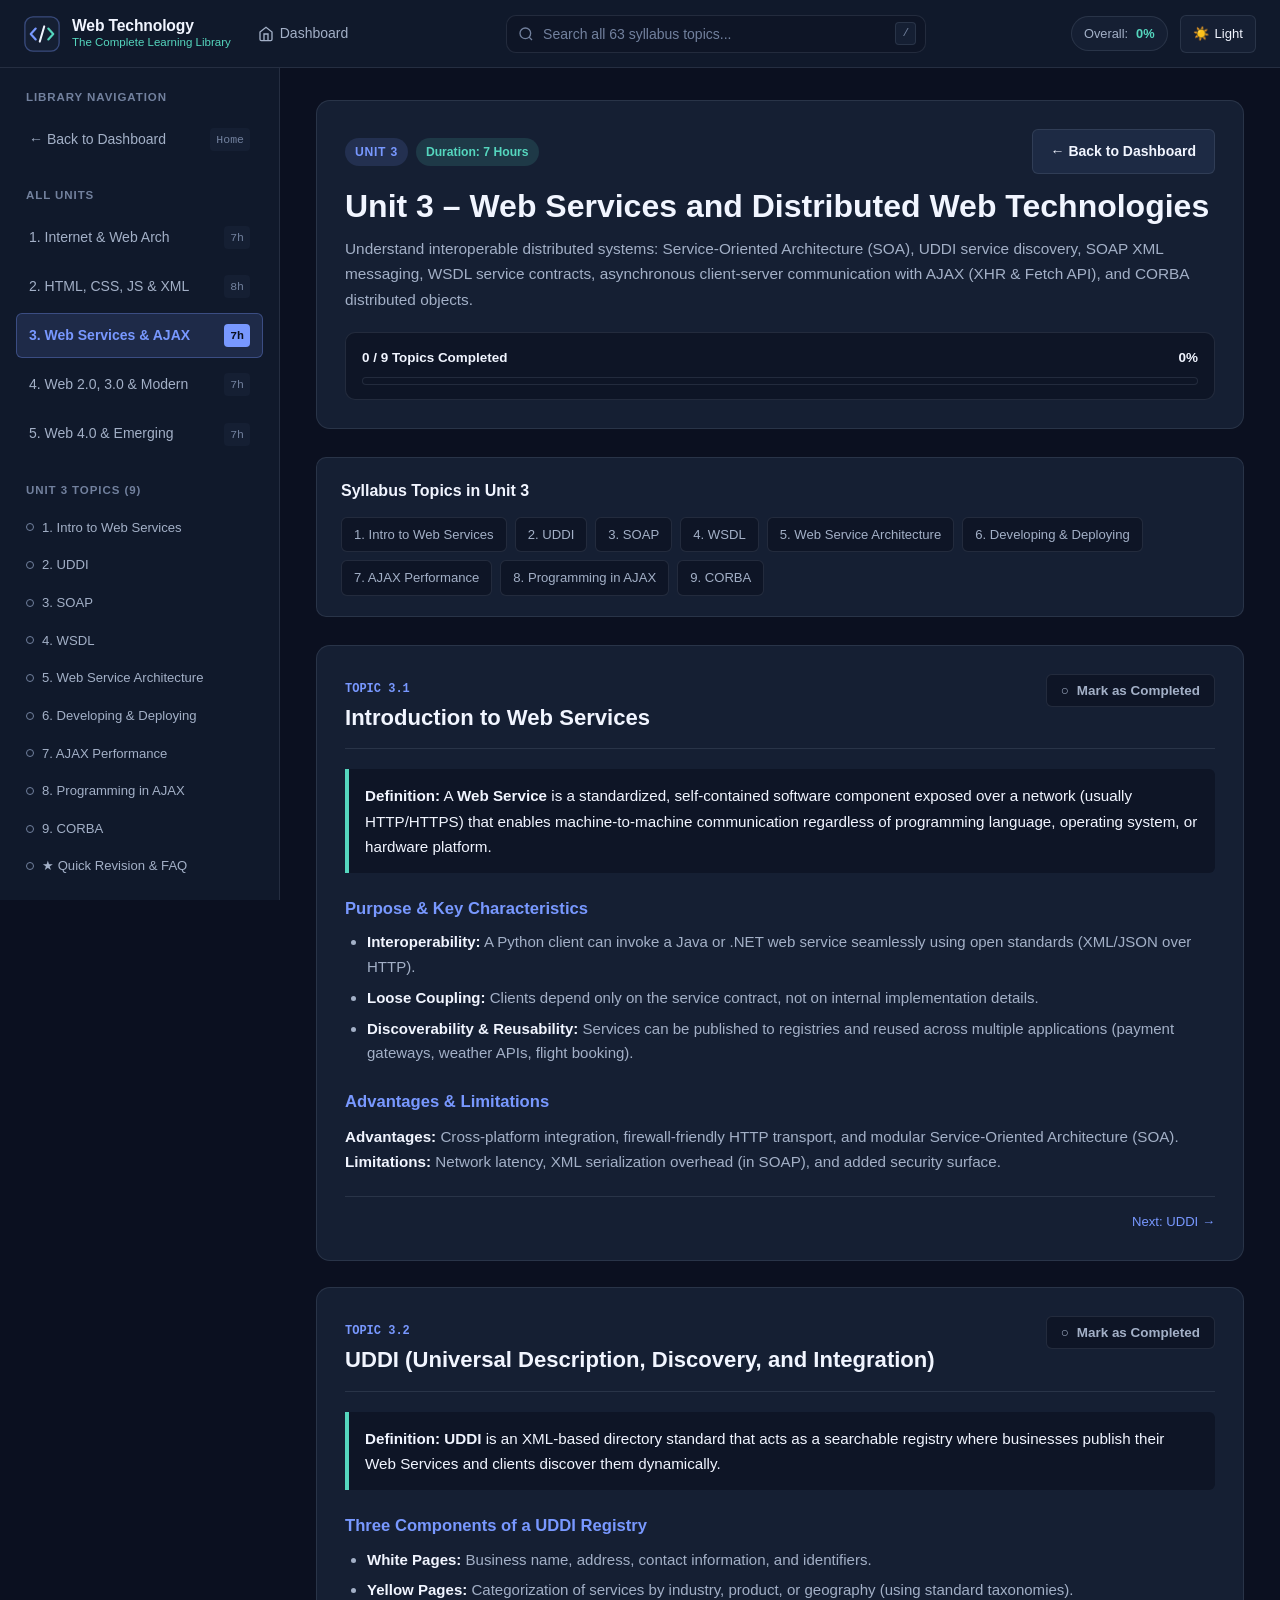
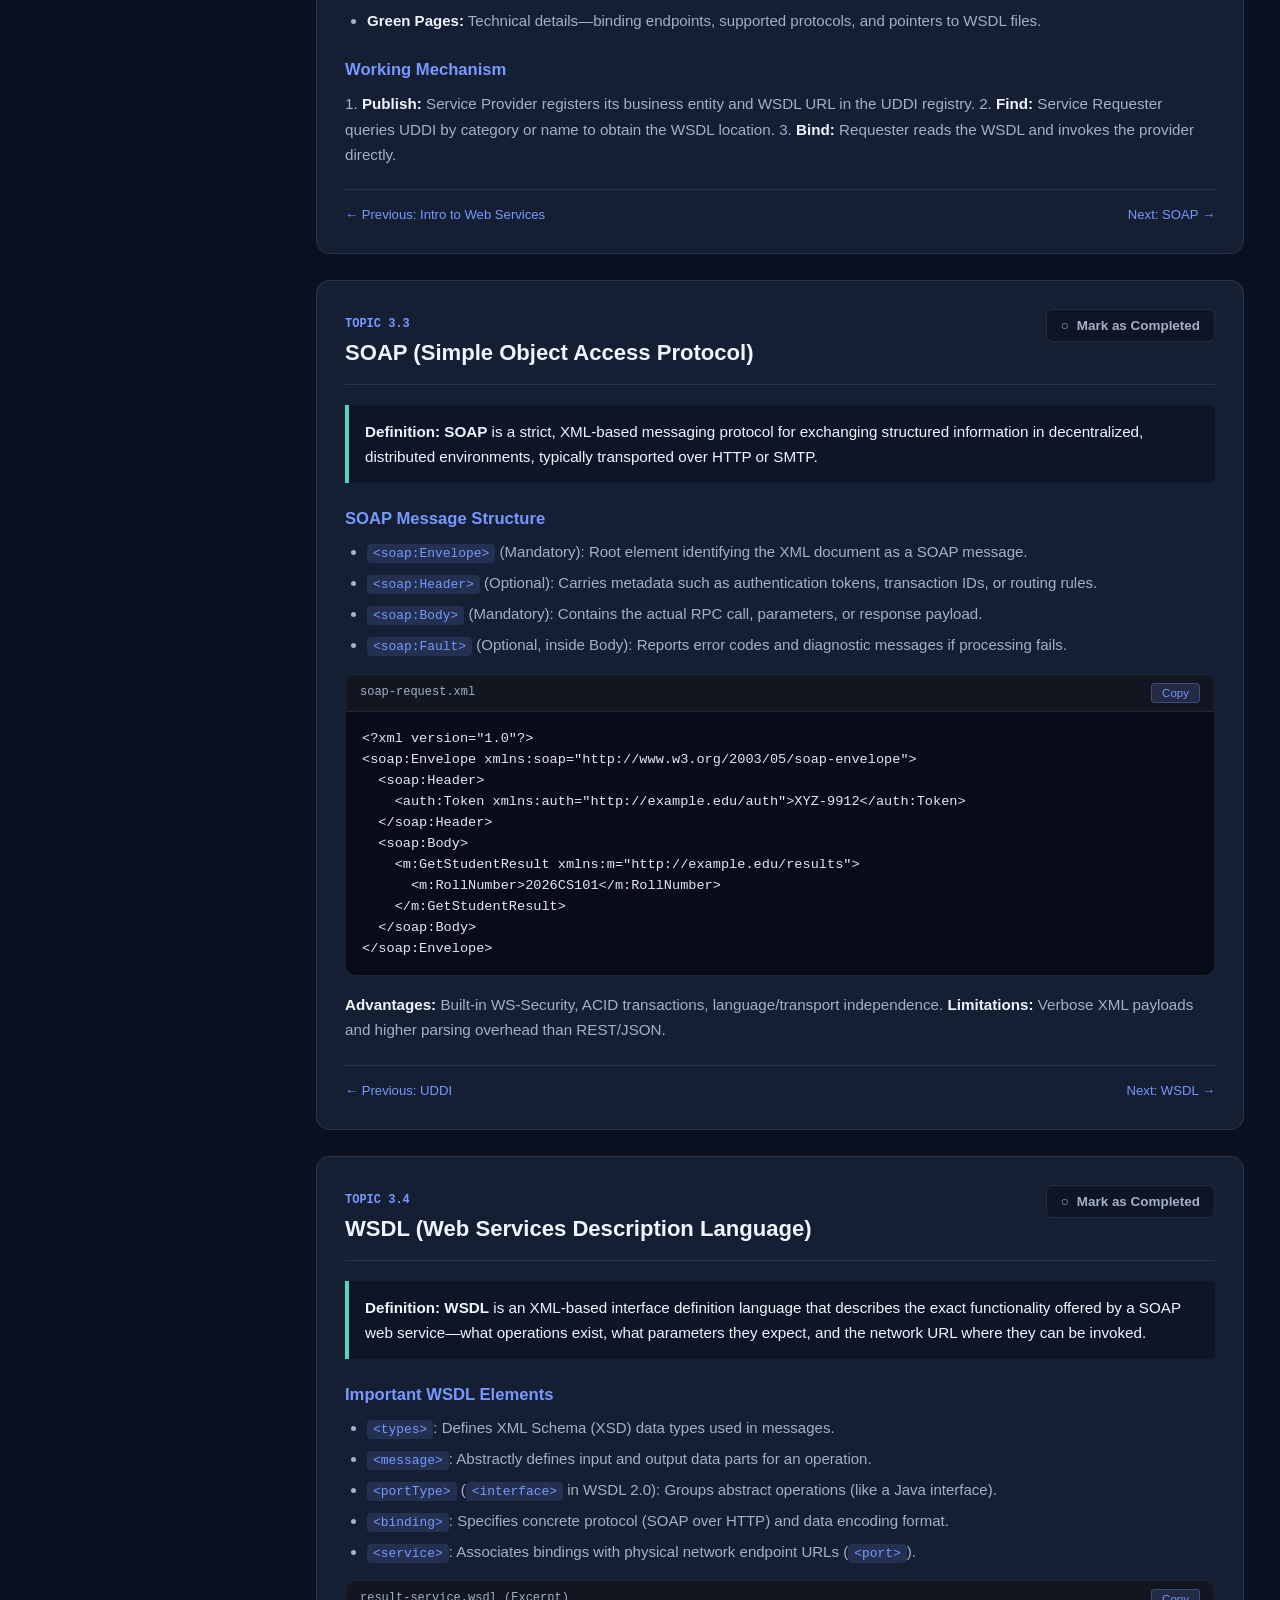
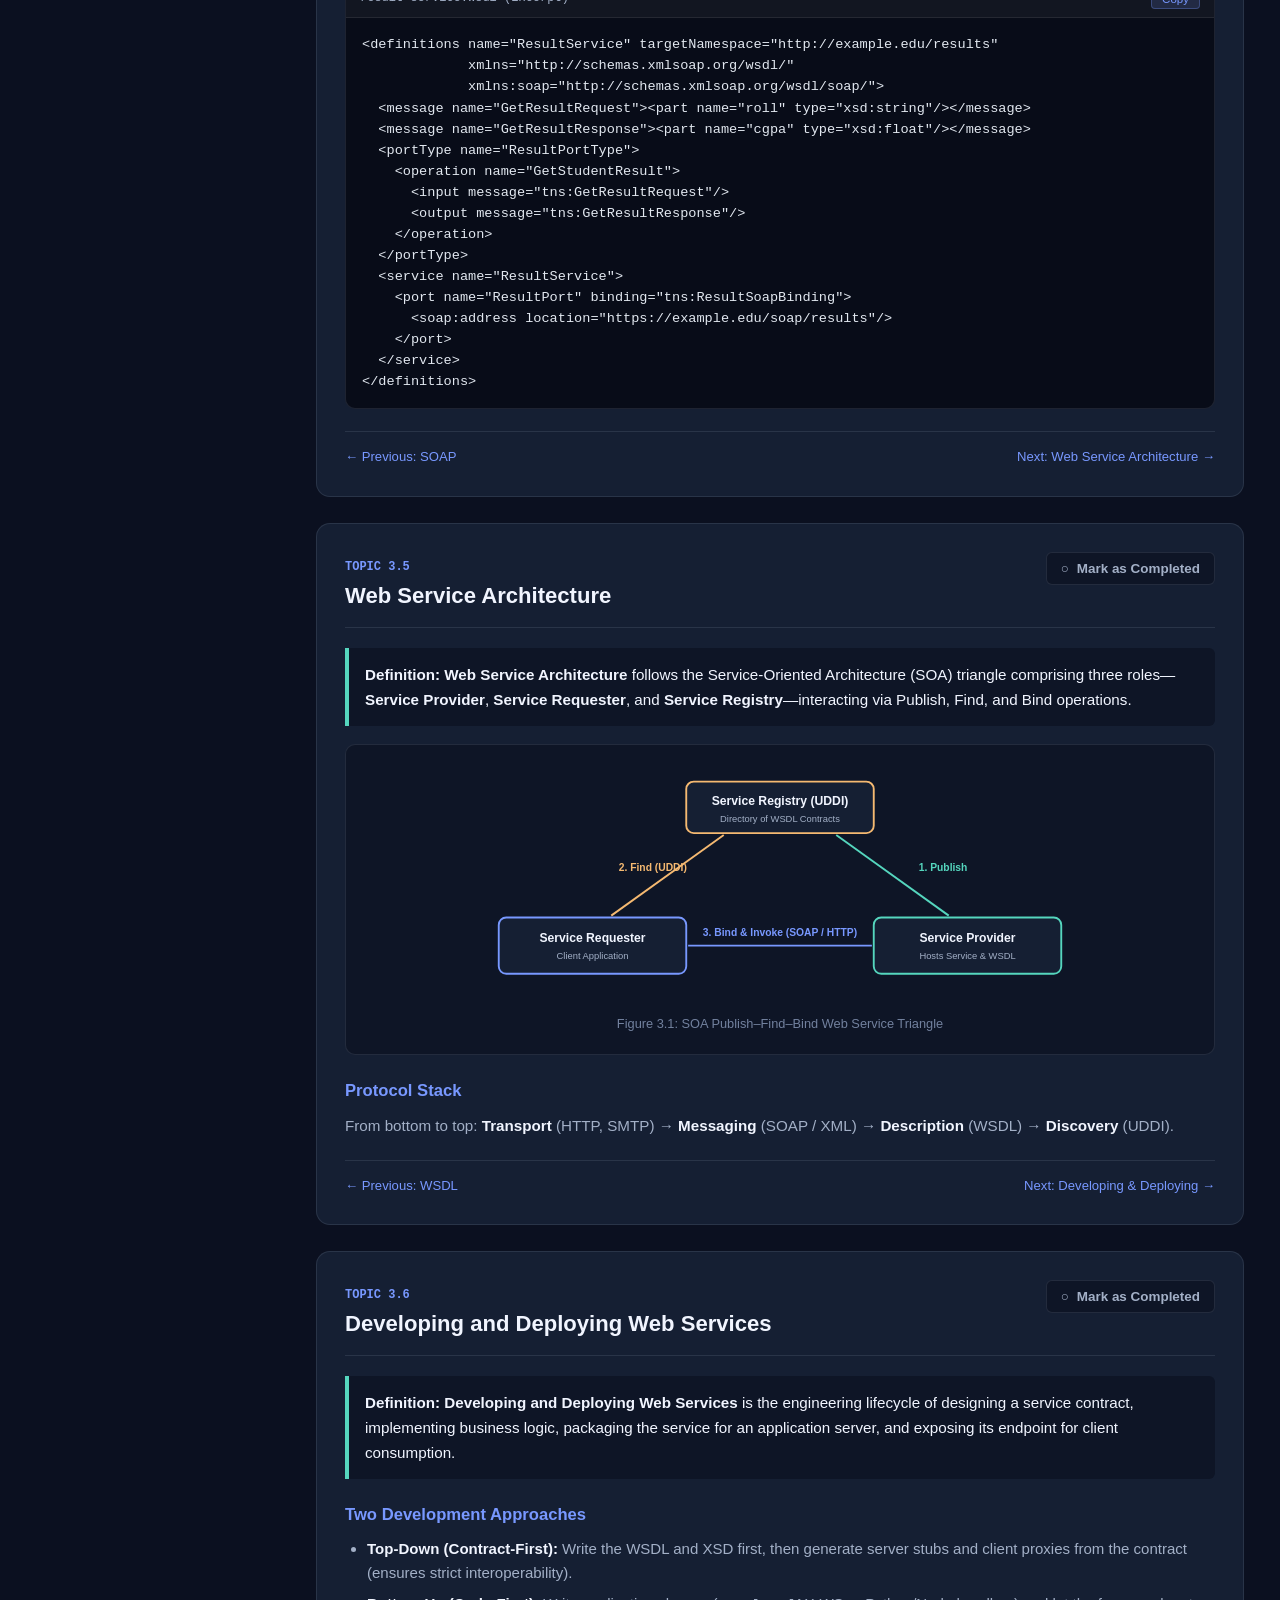
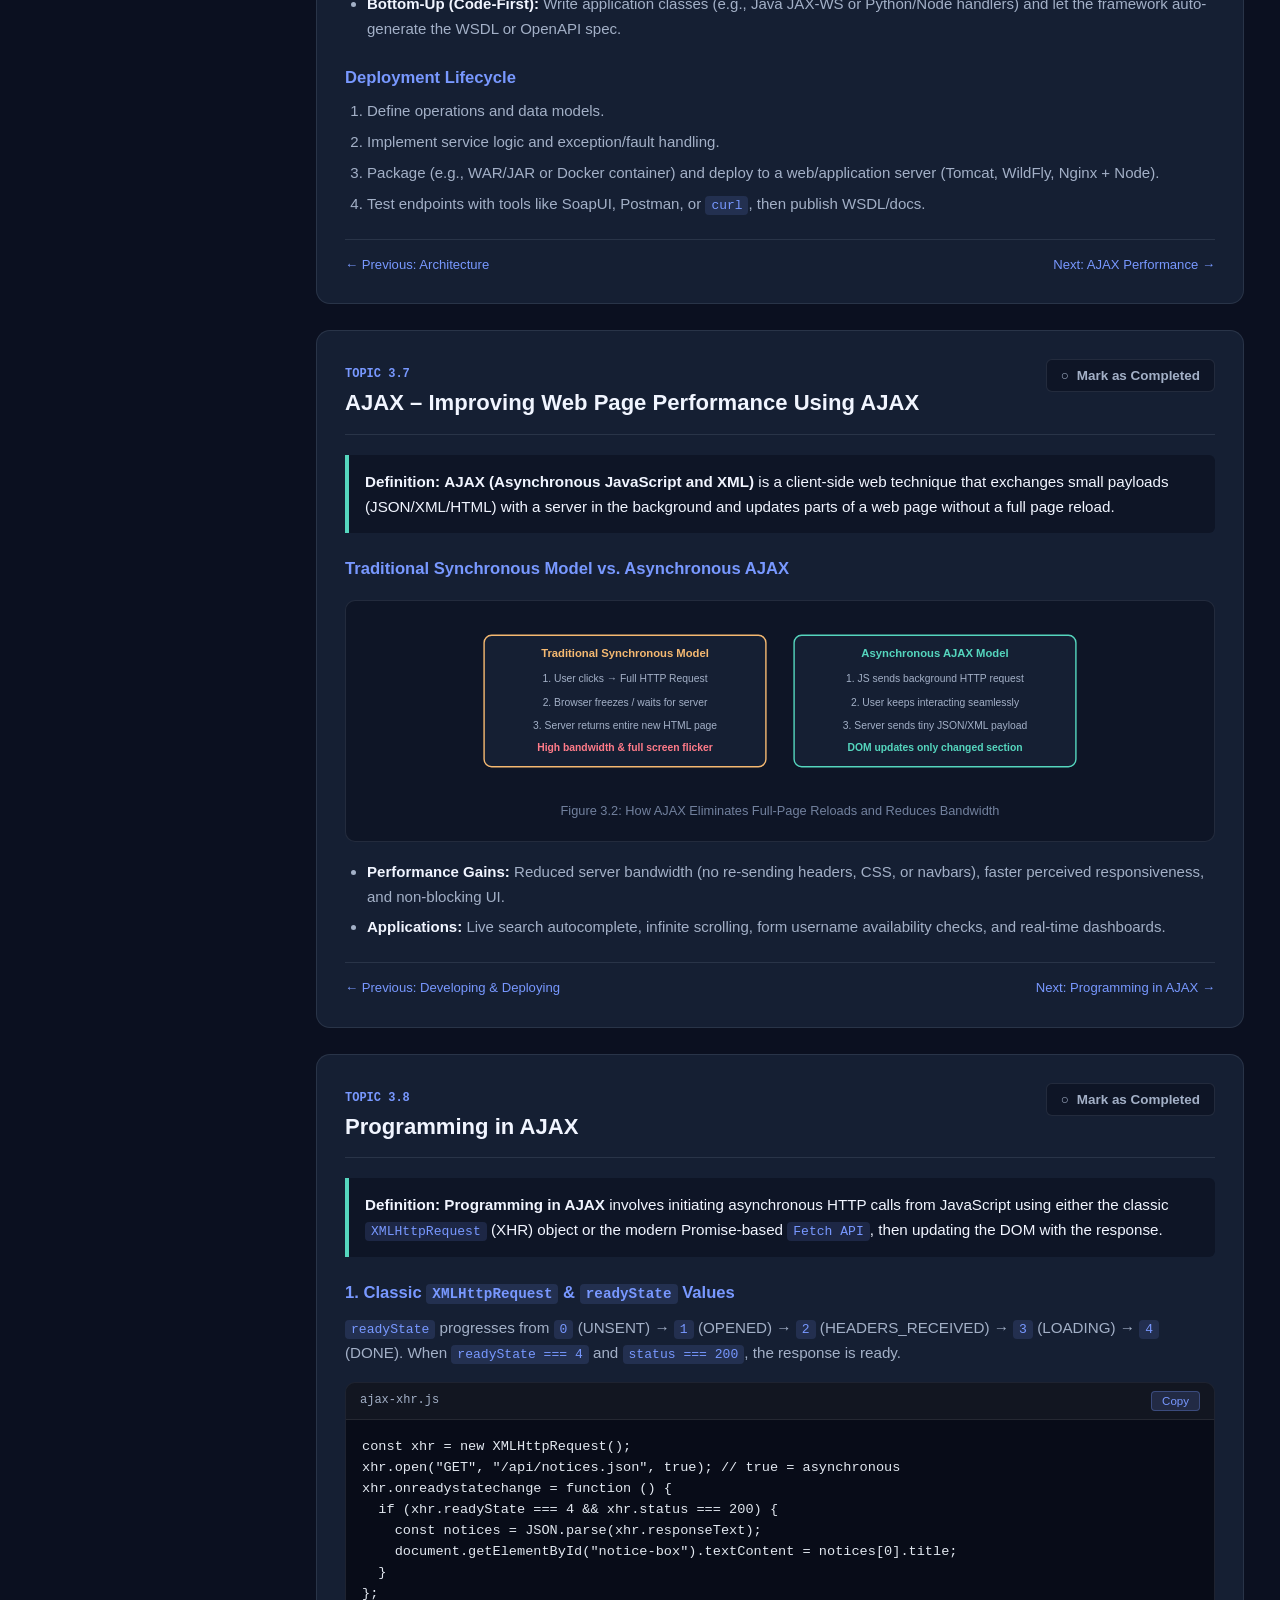
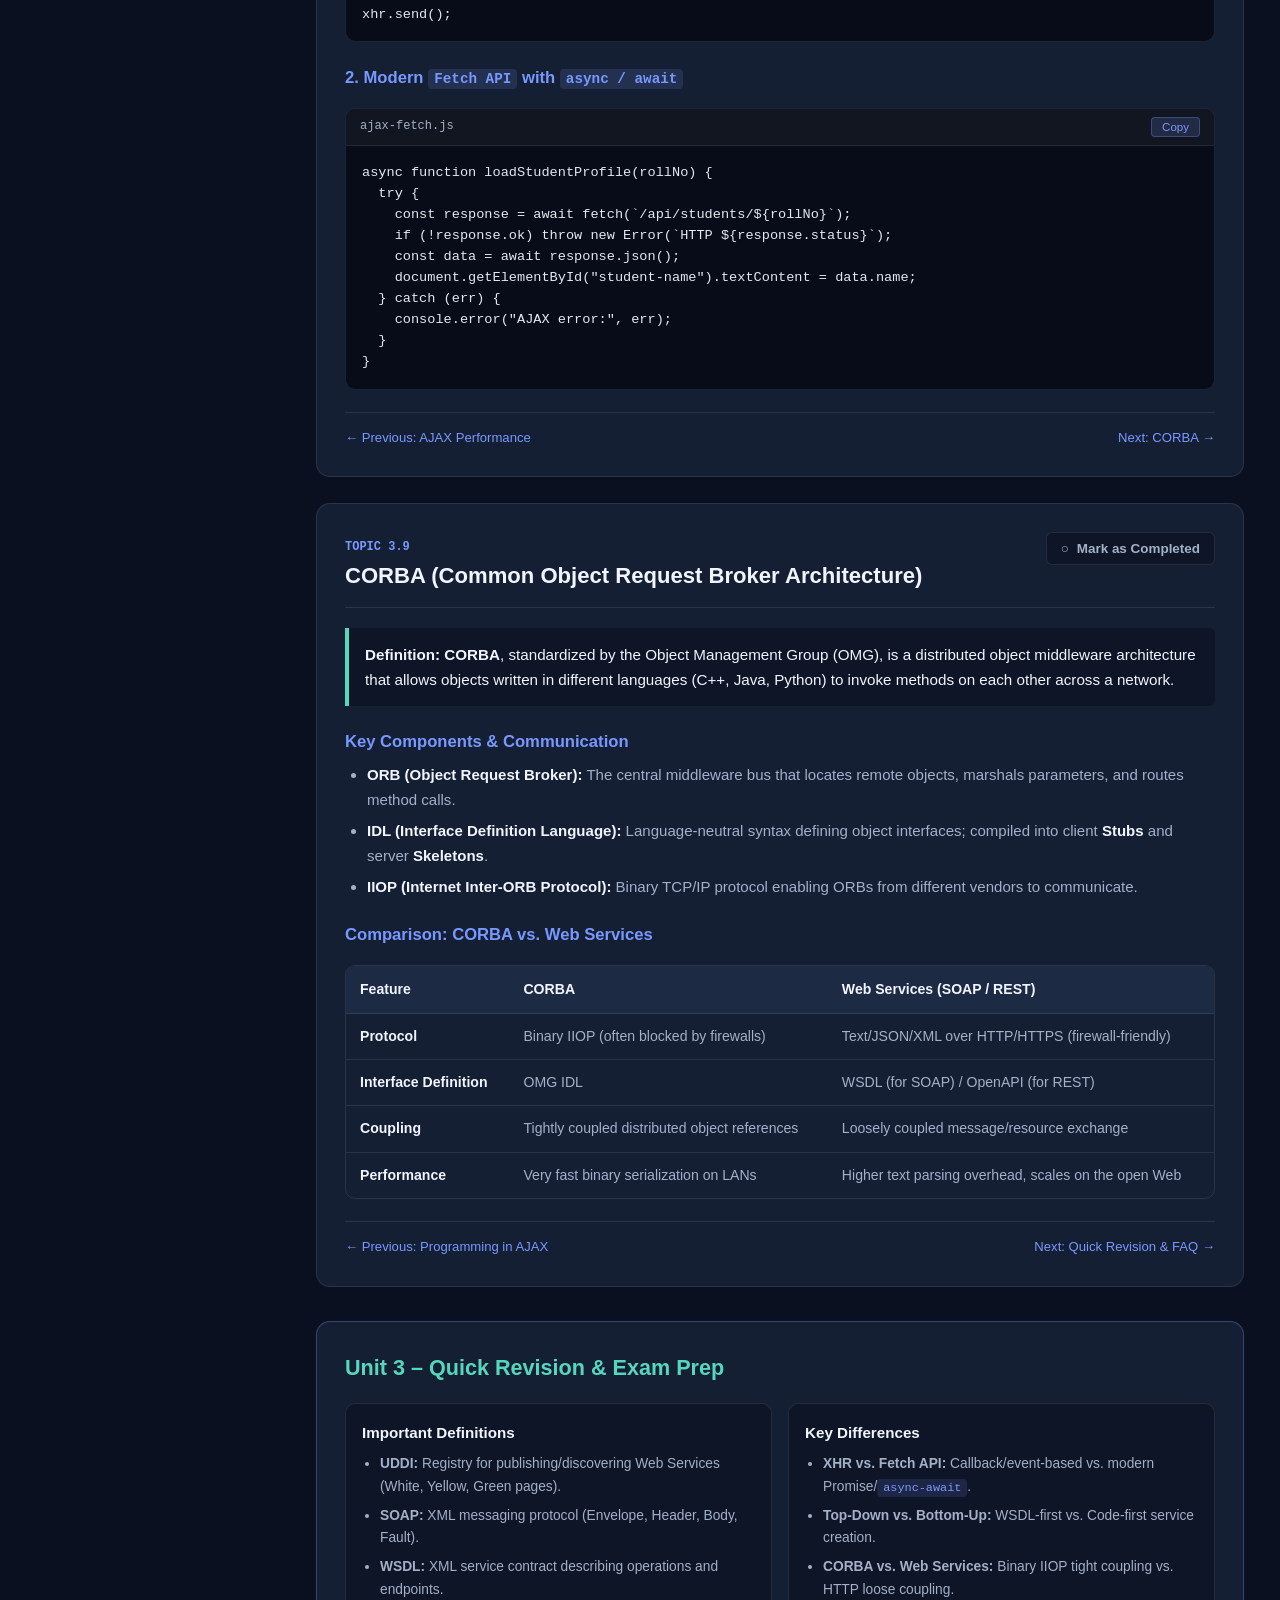
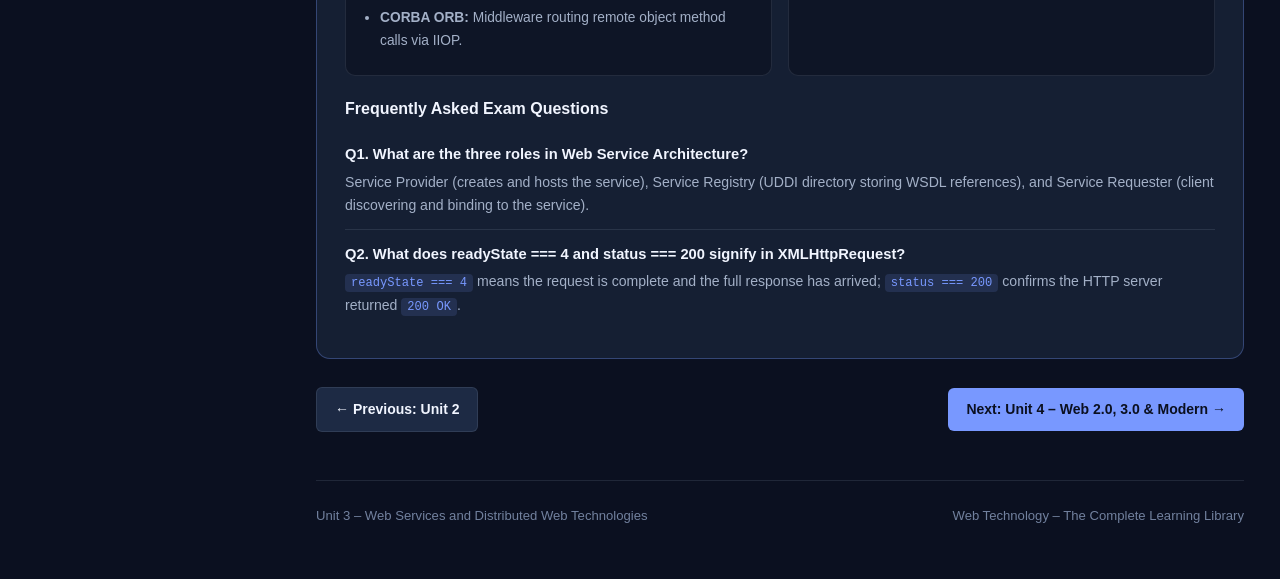
<file: web-technology-learning-library (1)/web-technology-learning-library/unit-3.html>
<!DOCTYPE html>
<html lang="en" data-theme="dark">
<head>
  <meta charset="UTF-8">
  <meta name="viewport" content="width=device-width, initial-scale=1.0">
  <meta name="description" content="Unit 3 – Web Services and Distributed Web Technologies: Introduction to Web Services, UDDI, SOAP, WSDL, Architecture, Developing & Deploying, AJAX, and CORBA.">
  <title>Unit 3 – Web Services and Distributed Web Technologies | Web Technology Library</title>
  <link rel="icon" type="image/svg+xml" href="assets/images/logo.svg">
  <link rel="stylesheet" href="assets/css/style.css">
  <link rel="stylesheet" href="assets/css/units.css">
</head>
<body data-unit-id="3">
  <a href="#main-content" class="skip-link">Skip to main content</a>

  <header class="site-header">
    <div class="header-left">
      <button id="menu-toggle-btn" class="menu-toggle" aria-label="Toggle navigation menu" aria-expanded="false" aria-controls="site-sidebar">
        <svg width="20" height="20" viewBox="0 0 24 24" fill="none" stroke="currentColor" stroke-width="2" stroke-linecap="round"><line x1="3" y1="6" x2="21" y2="6"/><line x1="3" y1="12" x2="21" y2="12"/><line x1="3" y1="18" x2="21" y2="18"/></svg>
      </button>
      <a href="index.html" class="brand-link">
        <img src="assets/images/logo.svg" alt="Web Technology Library Logo" class="brand-logo">
        <span class="brand-text">
          <span class="brand-title">Web Technology</span>
          <span class="brand-subtitle">The Complete Learning Library</span>
        </span>
      </a>
      <nav class="header-nav" aria-label="Primary">
        <a href="index.html" class="header-home-link">
          <svg width="16" height="16" viewBox="0 0 24 24" fill="none" stroke="currentColor" stroke-width="2"><path d="M3 9l9-7 9 7v11a2 2 0 0 1-2 2H5a2 2 0 0 1-2-2z"/><polyline points="9 22 9 12 15 12 15 22"/></svg>
          <span>Dashboard</span>
        </a>
      </nav>
    </div>

    <div class="header-search" role="search">
      <div class="search-input-wrap">
        <svg class="search-icon" width="16" height="16" viewBox="0 0 24 24" fill="none" stroke="currentColor" stroke-width="2"><circle cx="11" cy="11" r="8"/><line x1="21" y1="21" x2="16.65" y2="16.65"/></svg>
        <input id="global-search-input" class="search-input" type="search" placeholder="Search all 63 syllabus topics..." aria-label="Search syllabus topics" autocomplete="off">
        <span class="search-kbd">/</span>
      </div>
      <div id="search-results-dropdown" class="search-results-dropdown" role="region" aria-label="Search results"></div>
    </div>

    <div class="header-right">
      <div class="header-progress-pill" title="Overall Syllabus Completion">
        <span>Overall:</span>
        <strong id="header-progress-percent">0%</strong>
      </div>
      <button id="theme-toggle-btn" class="theme-toggle" type="button" aria-label="Switch to light theme">
        <span aria-hidden="true">☀️</span> <span class="theme-toggle-text">Light</span>
      </button>
    </div>
  </header>

  <div class="app-layout">
    <aside id="site-sidebar" class="sidebar" aria-label="Course and Unit Navigation">
      <div class="sidebar-section-label">Library Navigation</div>
      <ul class="sidebar-nav-list">
        <li><a href="index.html" class="sidebar-link"><span>← Back to Dashboard</span><span class="sidebar-unit-badge">Home</span></a></li>
      </ul>

      <div class="sidebar-section-label">All Units</div>
      <ul class="sidebar-nav-list">
        <li><a href="unit-1.html" class="sidebar-link"><span>1. Internet &amp; Web Arch</span><span class="sidebar-unit-badge">7h</span></a></li>
        <li><a href="unit-2.html" class="sidebar-link"><span>2. HTML, CSS, JS &amp; XML</span><span class="sidebar-unit-badge">8h</span></a></li>
        <li><a href="unit-3.html" class="sidebar-link active"><span>3. Web Services &amp; AJAX</span><span class="sidebar-unit-badge">7h</span></a></li>
        <li><a href="unit-4.html" class="sidebar-link"><span>4. Web 2.0, 3.0 &amp; Modern</span><span class="sidebar-unit-badge">7h</span></a></li>
        <li><a href="unit-5.html" class="sidebar-link"><span>5. Web 4.0 &amp; Emerging</span><span class="sidebar-unit-badge">7h</span></a></li>
      </ul>

      <div class="sidebar-section-label">Unit 3 Topics (9)</div>
      <ul class="sidebar-topics-list">
        <li><a href="#u3-intro" class="sidebar-topic-link" data-topic-id="u3-intro"><span class="sidebar-topic-dot"></span><span>1. Intro to Web Services</span></a></li>
        <li><a href="#u3-uddi" class="sidebar-topic-link" data-topic-id="u3-uddi"><span class="sidebar-topic-dot"></span><span>2. UDDI</span></a></li>
        <li><a href="#u3-soap" class="sidebar-topic-link" data-topic-id="u3-soap"><span class="sidebar-topic-dot"></span><span>3. SOAP</span></a></li>
        <li><a href="#u3-wsdl" class="sidebar-topic-link" data-topic-id="u3-wsdl"><span class="sidebar-topic-dot"></span><span>4. WSDL</span></a></li>
        <li><a href="#u3-architecture" class="sidebar-topic-link" data-topic-id="u3-architecture"><span class="sidebar-topic-dot"></span><span>5. Web Service Architecture</span></a></li>
        <li><a href="#u3-developing" class="sidebar-topic-link" data-topic-id="u3-developing"><span class="sidebar-topic-dot"></span><span>6. Developing &amp; Deploying</span></a></li>
        <li><a href="#u3-ajax-perf" class="sidebar-topic-link" data-topic-id="u3-ajax-perf"><span class="sidebar-topic-dot"></span><span>7. AJAX Performance</span></a></li>
        <li><a href="#u3-ajax-prog" class="sidebar-topic-link" data-topic-id="u3-ajax-prog"><span class="sidebar-topic-dot"></span><span>8. Programming in AJAX</span></a></li>
        <li><a href="#u3-corba" class="sidebar-topic-link" data-topic-id="u3-corba"><span class="sidebar-topic-dot"></span><span>9. CORBA</span></a></li>
        <li><a href="#unit-3-revision" class="sidebar-topic-link"><span class="sidebar-topic-dot"></span><span>★ Quick Revision &amp; FAQ</span></a></li>
      </ul>
    </aside>
    <div id="sidebar-overlay" class="sidebar-overlay"></div>

    <main id="main-content" class="main-content">
      <div class="content-container">

        <section class="unit-hero">
          <div class="unit-hero-top">
            <div class="unit-hero-badges">
              <span class="badge-unit">Unit 3</span>
              <span class="badge-duration">Duration: 7 Hours</span>
            </div>
            <a href="index.html" class="btn btn-secondary">← Back to Dashboard</a>
          </div>
          <h1>Unit 3 – Web Services and Distributed Web Technologies</h1>
          <p class="unit-hero-desc">Understand interoperable distributed systems: Service-Oriented Architecture (SOA), UDDI service discovery, SOAP XML messaging, WSDL service contracts, asynchronous client-server communication with AJAX (XHR &amp; Fetch API), and CORBA distributed objects.</p>
          <div class="unit-progress-box">
            <div class="unit-progress-row">
              <span id="unit-progress-count">0 / 9 Topics Completed</span>
              <strong id="unit-progress-percent">0%</strong>
            </div>
            <div class="progress-track"><div id="unit-progress-bar" class="progress-fill"></div></div>
          </div>
        </section>

        <section class="topic-index-card" aria-label="Unit 3 Topic Index">
          <h2>Syllabus Topics in Unit 3</h2>
          <div class="topic-pill-grid">
            <a href="#u3-intro" class="topic-pill" data-topic-id="u3-intro">1. Intro to Web Services</a>
            <a href="#u3-uddi" class="topic-pill" data-topic-id="u3-uddi">2. UDDI</a>
            <a href="#u3-soap" class="topic-pill" data-topic-id="u3-soap">3. SOAP</a>
            <a href="#u3-wsdl" class="topic-pill" data-topic-id="u3-wsdl">4. WSDL</a>
            <a href="#u3-architecture" class="topic-pill" data-topic-id="u3-architecture">5. Web Service Architecture</a>
            <a href="#u3-developing" class="topic-pill" data-topic-id="u3-developing">6. Developing &amp; Deploying</a>
            <a href="#u3-ajax-perf" class="topic-pill" data-topic-id="u3-ajax-perf">7. AJAX Performance</a>
            <a href="#u3-ajax-prog" class="topic-pill" data-topic-id="u3-ajax-prog">8. Programming in AJAX</a>
            <a href="#u3-corba" class="topic-pill" data-topic-id="u3-corba">9. CORBA</a>
          </div>
        </section>

        <!-- 3.1 Introduction to Web Services -->
        <article id="u3-intro" class="topic-section" data-topic-id="u3-intro">
          <div class="topic-header">
            <div class="topic-title-wrap"><span class="topic-number">TOPIC 3.1</span><h2>Introduction to Web Services</h2></div>
            <button type="button" class="complete-btn" data-topic-id="u3-intro" aria-pressed="false">○ Mark as Completed</button>
          </div>
          <div class="topic-body">
            <div class="definition-box">
              <p><strong>Definition:</strong> A <strong>Web Service</strong> is a standardized, self-contained software component exposed over a network (usually HTTP/HTTPS) that enables machine-to-machine communication regardless of programming language, operating system, or hardware platform.</p>
            </div>
            <h3>Purpose &amp; Key Characteristics</h3>
            <ul>
              <li><strong>Interoperability:</strong> A Python client can invoke a Java or .NET web service seamlessly using open standards (XML/JSON over HTTP).</li>
              <li><strong>Loose Coupling:</strong> Clients depend only on the service contract, not on internal implementation details.</li>
              <li><strong>Discoverability &amp; Reusability:</strong> Services can be published to registries and reused across multiple applications (payment gateways, weather APIs, flight booking).</li>
            </ul>
            <h3>Advantages &amp; Limitations</h3>
            <p><strong>Advantages:</strong> Cross-platform integration, firewall-friendly HTTP transport, and modular Service-Oriented Architecture (SOA). <strong>Limitations:</strong> Network latency, XML serialization overhead (in SOAP), and added security surface.</p>
            <div class="topic-nav-bar"><span></span><a href="#u3-uddi">Next: UDDI →</a></div>
          </div>
        </article>

        <!-- 3.2 UDDI -->
        <article id="u3-uddi" class="topic-section" data-topic-id="u3-uddi">
          <div class="topic-header">
            <div class="topic-title-wrap"><span class="topic-number">TOPIC 3.2</span><h2>UDDI (Universal Description, Discovery, and Integration)</h2></div>
            <button type="button" class="complete-btn" data-topic-id="u3-uddi" aria-pressed="false">○ Mark as Completed</button>
          </div>
          <div class="topic-body">
            <div class="definition-box">
              <p><strong>Definition:</strong> <strong>UDDI</strong> is an XML-based directory standard that acts as a searchable registry where businesses publish their Web Services and clients discover them dynamically.</p>
            </div>
            <h3>Three Components of a UDDI Registry</h3>
            <ul>
              <li><strong>White Pages:</strong> Business name, address, contact information, and identifiers.</li>
              <li><strong>Yellow Pages:</strong> Categorization of services by industry, product, or geography (using standard taxonomies).</li>
              <li><strong>Green Pages:</strong> Technical details—binding endpoints, supported protocols, and pointers to WSDL files.</li>
            </ul>
            <h3>Working Mechanism</h3>
            <p>1. <strong>Publish:</strong> Service Provider registers its business entity and WSDL URL in the UDDI registry. 2. <strong>Find:</strong> Service Requester queries UDDI by category or name to obtain the WSDL location. 3. <strong>Bind:</strong> Requester reads the WSDL and invokes the provider directly.</p>
            <div class="topic-nav-bar"><a href="#u3-intro">← Previous: Intro to Web Services</a><a href="#u3-soap">Next: SOAP →</a></div>
          </div>
        </article>

        <!-- 3.3 SOAP -->
        <article id="u3-soap" class="topic-section" data-topic-id="u3-soap">
          <div class="topic-header">
            <div class="topic-title-wrap"><span class="topic-number">TOPIC 3.3</span><h2>SOAP (Simple Object Access Protocol)</h2></div>
            <button type="button" class="complete-btn" data-topic-id="u3-soap" aria-pressed="false">○ Mark as Completed</button>
          </div>
          <div class="topic-body">
            <div class="definition-box">
              <p><strong>Definition:</strong> <strong>SOAP</strong> is a strict, XML-based messaging protocol for exchanging structured information in decentralized, distributed environments, typically transported over HTTP or SMTP.</p>
            </div>
            <h3>SOAP Message Structure</h3>
            <ul>
              <li><code>&lt;soap:Envelope&gt;</code> (Mandatory): Root element identifying the XML document as a SOAP message.</li>
              <li><code>&lt;soap:Header&gt;</code> (Optional): Carries metadata such as authentication tokens, transaction IDs, or routing rules.</li>
              <li><code>&lt;soap:Body&gt;</code> (Mandatory): Contains the actual RPC call, parameters, or response payload.</li>
              <li><code>&lt;soap:Fault&gt;</code> (Optional, inside Body): Reports error codes and diagnostic messages if processing fails.</li>
            </ul>
            <div class="code-block-wrap">
              <div class="code-block-header"><span>soap-request.xml</span><button type="button" class="copy-code-btn">Copy</button></div>
              <pre><code>&lt;?xml version="1.0"?&gt;
&lt;soap:Envelope xmlns:soap="http://www.w3.org/2003/05/soap-envelope"&gt;
  &lt;soap:Header&gt;
    &lt;auth:Token xmlns:auth="http://example.edu/auth"&gt;XYZ-9912&lt;/auth:Token&gt;
  &lt;/soap:Header&gt;
  &lt;soap:Body&gt;
    &lt;m:GetStudentResult xmlns:m="http://example.edu/results"&gt;
      &lt;m:RollNumber&gt;2026CS101&lt;/m:RollNumber&gt;
    &lt;/m:GetStudentResult&gt;
  &lt;/soap:Body&gt;
&lt;/soap:Envelope&gt;</code></pre>
            </div>
            <p><strong>Advantages:</strong> Built-in WS-Security, ACID transactions, language/transport independence. <strong>Limitations:</strong> Verbose XML payloads and higher parsing overhead than REST/JSON.</p>
            <div class="topic-nav-bar"><a href="#u3-uddi">← Previous: UDDI</a><a href="#u3-wsdl">Next: WSDL →</a></div>
          </div>
        </article>

        <!-- 3.4 WSDL -->
        <article id="u3-wsdl" class="topic-section" data-topic-id="u3-wsdl">
          <div class="topic-header">
            <div class="topic-title-wrap"><span class="topic-number">TOPIC 3.4</span><h2>WSDL (Web Services Description Language)</h2></div>
            <button type="button" class="complete-btn" data-topic-id="u3-wsdl" aria-pressed="false">○ Mark as Completed</button>
          </div>
          <div class="topic-body">
            <div class="definition-box">
              <p><strong>Definition:</strong> <strong>WSDL</strong> is an XML-based interface definition language that describes the exact functionality offered by a SOAP web service—what operations exist, what parameters they expect, and the network URL where they can be invoked.</p>
            </div>
            <h3>Important WSDL Elements</h3>
            <ul>
              <li><code>&lt;types&gt;</code>: Defines XML Schema (XSD) data types used in messages.</li>
              <li><code>&lt;message&gt;</code>: Abstractly defines input and output data parts for an operation.</li>
              <li><code>&lt;portType&gt;</code> (<code>&lt;interface&gt;</code> in WSDL 2.0): Groups abstract operations (like a Java interface).</li>
              <li><code>&lt;binding&gt;</code>: Specifies concrete protocol (SOAP over HTTP) and data encoding format.</li>
              <li><code>&lt;service&gt;</code>: Associates bindings with physical network endpoint URLs (<code>&lt;port&gt;</code>).</li>
            </ul>
            <div class="code-block-wrap">
              <div class="code-block-header"><span>result-service.wsdl (Excerpt)</span><button type="button" class="copy-code-btn">Copy</button></div>
              <pre><code>&lt;definitions name="ResultService" targetNamespace="http://example.edu/results"
             xmlns="http://schemas.xmlsoap.org/wsdl/"
             xmlns:soap="http://schemas.xmlsoap.org/wsdl/soap/"&gt;
  &lt;message name="GetResultRequest"&gt;&lt;part name="roll" type="xsd:string"/&gt;&lt;/message&gt;
  &lt;message name="GetResultResponse"&gt;&lt;part name="cgpa" type="xsd:float"/&gt;&lt;/message&gt;
  &lt;portType name="ResultPortType"&gt;
    &lt;operation name="GetStudentResult"&gt;
      &lt;input message="tns:GetResultRequest"/&gt;
      &lt;output message="tns:GetResultResponse"/&gt;
    &lt;/operation&gt;
  &lt;/portType&gt;
  &lt;service name="ResultService"&gt;
    &lt;port name="ResultPort" binding="tns:ResultSoapBinding"&gt;
      &lt;soap:address location="https://example.edu/soap/results"/&gt;
    &lt;/port&gt;
  &lt;/service&gt;
&lt;/definitions&gt;</code></pre>
            </div>
            <div class="topic-nav-bar"><a href="#u3-soap">← Previous: SOAP</a><a href="#u3-architecture">Next: Web Service Architecture →</a></div>
          </div>
        </article>

        <!-- 3.5 Web Service Architecture -->
        <article id="u3-architecture" class="topic-section" data-topic-id="u3-architecture">
          <div class="topic-header">
            <div class="topic-title-wrap"><span class="topic-number">TOPIC 3.5</span><h2>Web Service Architecture</h2></div>
            <button type="button" class="complete-btn" data-topic-id="u3-architecture" aria-pressed="false">○ Mark as Completed</button>
          </div>
          <div class="topic-body">
            <div class="definition-box">
              <p><strong>Definition:</strong> <strong>Web Service Architecture</strong> follows the Service-Oriented Architecture (SOA) triangle comprising three roles—<strong>Service Provider</strong>, <strong>Service Requester</strong>, and <strong>Service Registry</strong>—interacting via Publish, Find, and Bind operations.</p>
            </div>
            <div class="diagram-box">
              <svg viewBox="0 0 640 240" width="600" height="230" role="img" aria-label="SOA Web Service Architecture Triangle">
                <rect x="220" y="15" width="200" height="55" rx="8" fill="#151F33" stroke="#F5B971" stroke-width="2"/>
                <text x="320" y="40" fill="#F1F5FF" font-size="13" font-weight="700" text-anchor="middle">Service Registry (UDDI)</text>
                <text x="320" y="58" fill="#A3B0C7" font-size="10" text-anchor="middle">Directory of WSDL Contracts</text>

                <rect x="20" y="160" width="200" height="60" rx="8" fill="#151F33" stroke="#7898FF" stroke-width="2"/>
                <text x="120" y="186" fill="#F1F5FF" font-size="13" font-weight="700" text-anchor="middle">Service Requester</text>
                <text x="120" y="204" fill="#A3B0C7" font-size="10" text-anchor="middle">Client Application</text>

                <rect x="420" y="160" width="200" height="60" rx="8" fill="#151F33" stroke="#55D6BE" stroke-width="2"/>
                <text x="520" y="186" fill="#F1F5FF" font-size="13" font-weight="700" text-anchor="middle">Service Provider</text>
                <text x="520" y="204" fill="#A3B0C7" font-size="10" text-anchor="middle">Hosts Service &amp; WSDL</text>

                <line x1="500" y1="158" x2="380" y2="72" stroke="#55D6BE" stroke-width="2"/>
                <text x="468" y="110" fill="#55D6BE" font-size="11" font-weight="700">1. Publish</text>

                <line x1="140" y1="158" x2="260" y2="72" stroke="#F5B971" stroke-width="2"/>
                <text x="148" y="110" fill="#F5B971" font-size="11" font-weight="700">2. Find (UDDI)</text>

                <line x1="222" y1="190" x2="418" y2="190" stroke="#7898FF" stroke-width="2"/>
                <text x="320" y="180" fill="#7898FF" font-size="11" font-weight="700" text-anchor="middle">3. Bind &amp; Invoke (SOAP / HTTP)</text>
              </svg>
              <div class="diagram-caption">Figure 3.1: SOA Publish–Find–Bind Web Service Triangle</div>
            </div>
            <h3>Protocol Stack</h3>
            <p>From bottom to top: <strong>Transport</strong> (HTTP, SMTP) → <strong>Messaging</strong> (SOAP / XML) → <strong>Description</strong> (WSDL) → <strong>Discovery</strong> (UDDI).</p>
            <div class="topic-nav-bar"><a href="#u3-wsdl">← Previous: WSDL</a><a href="#u3-developing">Next: Developing &amp; Deploying →</a></div>
          </div>
        </article>

        <!-- 3.6 Developing and Deploying Web Services -->
        <article id="u3-developing" class="topic-section" data-topic-id="u3-developing">
          <div class="topic-header">
            <div class="topic-title-wrap"><span class="topic-number">TOPIC 3.6</span><h2>Developing and Deploying Web Services</h2></div>
            <button type="button" class="complete-btn" data-topic-id="u3-developing" aria-pressed="false">○ Mark as Completed</button>
          </div>
          <div class="topic-body">
            <div class="definition-box">
              <p><strong>Definition:</strong> <strong>Developing and Deploying Web Services</strong> is the engineering lifecycle of designing a service contract, implementing business logic, packaging the service for an application server, and exposing its endpoint for client consumption.</p>
            </div>
            <h3>Two Development Approaches</h3>
            <ul>
              <li><strong>Top-Down (Contract-First):</strong> Write the WSDL and XSD first, then generate server stubs and client proxies from the contract (ensures strict interoperability).</li>
              <li><strong>Bottom-Up (Code-First):</strong> Write application classes (e.g., Java JAX-WS or Python/Node handlers) and let the framework auto-generate the WSDL or OpenAPI spec.</li>
            </ul>
            <h3>Deployment Lifecycle</h3>
            <ol>
              <li>Define operations and data models.</li>
              <li>Implement service logic and exception/fault handling.</li>
              <li>Package (e.g., WAR/JAR or Docker container) and deploy to a web/application server (Tomcat, WildFly, Nginx + Node).</li>
              <li>Test endpoints with tools like SoapUI, Postman, or <code>curl</code>, then publish WSDL/docs.</li>
            </ol>
            <div class="topic-nav-bar"><a href="#u3-architecture">← Previous: Architecture</a><a href="#u3-ajax-perf">Next: AJAX Performance →</a></div>
          </div>
        </article>

        <!-- 3.7 AJAX Performance -->
        <article id="u3-ajax-perf" class="topic-section" data-topic-id="u3-ajax-perf">
          <div class="topic-header">
            <div class="topic-title-wrap"><span class="topic-number">TOPIC 3.7</span><h2>AJAX – Improving Web Page Performance Using AJAX</h2></div>
            <button type="button" class="complete-btn" data-topic-id="u3-ajax-perf" aria-pressed="false">○ Mark as Completed</button>
          </div>
          <div class="topic-body">
            <div class="definition-box">
              <p><strong>Definition:</strong> <strong>AJAX (Asynchronous JavaScript and XML)</strong> is a client-side web technique that exchanges small payloads (JSON/XML/HTML) with a server in the background and updates parts of a web page without a full page reload.</p>
            </div>
            <h3>Traditional Synchronous Model vs. Asynchronous AJAX</h3>
            <div class="diagram-box">
              <svg viewBox="0 0 660 170" width="620" height="160" role="img" aria-label="Synchronous vs AJAX Diagram">
                <rect x="15" y="15" width="300" height="140" rx="8" fill="#151F33" stroke="#F5B971" stroke-width="1.5"/>
                <text x="165" y="38" fill="#F5B971" font-size="12" font-weight="700" text-anchor="middle">Traditional Synchronous Model</text>
                <text x="165" y="65" fill="#A3B0C7" font-size="11" text-anchor="middle">1. User clicks → Full HTTP Request</text>
                <text x="165" y="90" fill="#A3B0C7" font-size="11" text-anchor="middle">2. Browser freezes / waits for server</text>
                <text x="165" y="115" fill="#A3B0C7" font-size="11" text-anchor="middle">3. Server returns entire new HTML page</text>
                <text x="165" y="138" fill="#FF7B89" font-size="11" font-weight="600" text-anchor="middle">High bandwidth &amp; full screen flicker</text>

                <rect x="345" y="15" width="300" height="140" rx="8" fill="#151F33" stroke="#55D6BE" stroke-width="1.5"/>
                <text x="495" y="38" fill="#55D6BE" font-size="12" font-weight="700" text-anchor="middle">Asynchronous AJAX Model</text>
                <text x="495" y="65" fill="#A3B0C7" font-size="11" text-anchor="middle">1. JS sends background HTTP request</text>
                <text x="495" y="90" fill="#A3B0C7" font-size="11" text-anchor="middle">2. User keeps interacting seamlessly</text>
                <text x="495" y="115" fill="#A3B0C7" font-size="11" text-anchor="middle">3. Server sends tiny JSON/XML payload</text>
                <text x="495" y="138" fill="#55D6BE" font-size="11" font-weight="600" text-anchor="middle">DOM updates only changed section</text>
              </svg>
              <div class="diagram-caption">Figure 3.2: How AJAX Eliminates Full-Page Reloads and Reduces Bandwidth</div>
            </div>
            <ul>
              <li><strong>Performance Gains:</strong> Reduced server bandwidth (no re-sending headers, CSS, or navbars), faster perceived responsiveness, and non-blocking UI.</li>
              <li><strong>Applications:</strong> Live search autocomplete, infinite scrolling, form username availability checks, and real-time dashboards.</li>
            </ul>
            <div class="topic-nav-bar"><a href="#u3-developing">← Previous: Developing &amp; Deploying</a><a href="#u3-ajax-prog">Next: Programming in AJAX →</a></div>
          </div>
        </article>

        <!-- 3.8 Programming in AJAX -->
        <article id="u3-ajax-prog" class="topic-section" data-topic-id="u3-ajax-prog">
          <div class="topic-header">
            <div class="topic-title-wrap"><span class="topic-number">TOPIC 3.8</span><h2>Programming in AJAX</h2></div>
            <button type="button" class="complete-btn" data-topic-id="u3-ajax-prog" aria-pressed="false">○ Mark as Completed</button>
          </div>
          <div class="topic-body">
            <div class="definition-box">
              <p><strong>Definition:</strong> <strong>Programming in AJAX</strong> involves initiating asynchronous HTTP calls from JavaScript using either the classic <code>XMLHttpRequest</code> (XHR) object or the modern Promise-based <code>Fetch API</code>, then updating the DOM with the response.</p>
            </div>
            <h3>1. Classic <code>XMLHttpRequest</code> &amp; <code>readyState</code> Values</h3>
            <p><code>readyState</code> progresses from <code>0</code> (UNSENT) → <code>1</code> (OPENED) → <code>2</code> (HEADERS_RECEIVED) → <code>3</code> (LOADING) → <code>4</code> (DONE). When <code>readyState === 4</code> and <code>status === 200</code>, the response is ready.</p>
            <div class="code-block-wrap">
              <div class="code-block-header"><span>ajax-xhr.js</span><button type="button" class="copy-code-btn">Copy</button></div>
              <pre><code>const xhr = new XMLHttpRequest();
xhr.open("GET", "/api/notices.json", true); // true = asynchronous
xhr.onreadystatechange = function () {
  if (xhr.readyState === 4 &amp;&amp; xhr.status === 200) {
    const notices = JSON.parse(xhr.responseText);
    document.getElementById("notice-box").textContent = notices[0].title;
  }
};
xhr.send();</code></pre>
            </div>
            <h3>2. Modern <code>Fetch API</code> with <code>async / await</code></h3>
            <div class="code-block-wrap">
              <div class="code-block-header"><span>ajax-fetch.js</span><button type="button" class="copy-code-btn">Copy</button></div>
              <pre><code>async function loadStudentProfile(rollNo) {
  try {
    const response = await fetch(`/api/students/${rollNo}`);
    if (!response.ok) throw new Error(`HTTP ${response.status}`);
    const data = await response.json();
    document.getElementById("student-name").textContent = data.name;
  } catch (err) {
    console.error("AJAX error:", err);
  }
}</code></pre>
            </div>
            <div class="topic-nav-bar"><a href="#u3-ajax-perf">← Previous: AJAX Performance</a><a href="#u3-corba">Next: CORBA →</a></div>
          </div>
        </article>

        <!-- 3.9 CORBA -->
        <article id="u3-corba" class="topic-section" data-topic-id="u3-corba">
          <div class="topic-header">
            <div class="topic-title-wrap"><span class="topic-number">TOPIC 3.9</span><h2>CORBA (Common Object Request Broker Architecture)</h2></div>
            <button type="button" class="complete-btn" data-topic-id="u3-corba" aria-pressed="false">○ Mark as Completed</button>
          </div>
          <div class="topic-body">
            <div class="definition-box">
              <p><strong>Definition:</strong> <strong>CORBA</strong>, standardized by the Object Management Group (OMG), is a distributed object middleware architecture that allows objects written in different languages (C++, Java, Python) to invoke methods on each other across a network.</p>
            </div>
            <h3>Key Components &amp; Communication</h3>
            <ul>
              <li><strong>ORB (Object Request Broker):</strong> The central middleware bus that locates remote objects, marshals parameters, and routes method calls.</li>
              <li><strong>IDL (Interface Definition Language):</strong> Language-neutral syntax defining object interfaces; compiled into client <strong>Stubs</strong> and server <strong>Skeletons</strong>.</li>
              <li><strong>IIOP (Internet Inter-ORB Protocol):</strong> Binary TCP/IP protocol enabling ORBs from different vendors to communicate.</li>
            </ul>
            <h3>Comparison: CORBA vs. Web Services</h3>
            <div class="table-responsive">
              <table>
                <thead><tr><th>Feature</th><th>CORBA</th><th>Web Services (SOAP / REST)</th></tr></thead>
                <tbody>
                  <tr><td><strong>Protocol</strong></td><td>Binary IIOP (often blocked by firewalls)</td><td>Text/JSON/XML over HTTP/HTTPS (firewall-friendly)</td></tr>
                  <tr><td><strong>Interface Definition</strong></td><td>OMG IDL</td><td>WSDL (for SOAP) / OpenAPI (for REST)</td></tr>
                  <tr><td><strong>Coupling</strong></td><td>Tightly coupled distributed object references</td><td>Loosely coupled message/resource exchange</td></tr>
                  <tr><td><strong>Performance</strong></td><td>Very fast binary serialization on LANs</td><td>Higher text parsing overhead, scales on the open Web</td></tr>
                </tbody>
              </table>
            </div>
            <div class="topic-nav-bar"><a href="#u3-ajax-prog">← Previous: Programming in AJAX</a><a href="#unit-3-revision">Next: Quick Revision &amp; FAQ →</a></div>
          </div>
        </article>

        <!-- UNIT 3 QUICK REVISION -->
        <section id="unit-3-revision" class="revision-section" aria-labelledby="u3-rev-title">
          <h2 id="u3-rev-title">Unit 3 – Quick Revision &amp; Exam Prep</h2>
          <div class="revision-grid">
            <div class="revision-card">
              <h3>Important Definitions</h3>
              <ul>
                <li><strong>UDDI:</strong> Registry for publishing/discovering Web Services (White, Yellow, Green pages).</li>
                <li><strong>SOAP:</strong> XML messaging protocol (Envelope, Header, Body, Fault).</li>
                <li><strong>WSDL:</strong> XML service contract describing operations and endpoints.</li>
                <li><strong>CORBA ORB:</strong> Middleware routing remote object method calls via IIOP.</li>
              </ul>
            </div>
            <div class="revision-card">
              <h3>Key Differences</h3>
              <ul>
                <li><strong>XHR vs. Fetch API:</strong> Callback/event-based vs. modern Promise/<code>async-await</code>.</li>
                <li><strong>Top-Down vs. Bottom-Up:</strong> WSDL-first vs. Code-first service creation.</li>
                <li><strong>CORBA vs. Web Services:</strong> Binary IIOP tight coupling vs. HTTP loose coupling.</li>
              </ul>
            </div>
          </div>
          <div style="margin-top:20px;">
            <h3 style="font-size:1rem;margin-bottom:8px;">Frequently Asked Exam Questions</h3>
            <div class="faq-item">
              <div class="faq-question">Q1. What are the three roles in Web Service Architecture?</div>
              <div class="faq-answer">Service Provider (creates and hosts the service), Service Registry (UDDI directory storing WSDL references), and Service Requester (client discovering and binding to the service).</div>
            </div>
            <div class="faq-item">
              <div class="faq-question">Q2. What does readyState === 4 and status === 200 signify in XMLHttpRequest?</div>
              <div class="faq-answer"><code>readyState === 4</code> means the request is complete and the full response has arrived; <code>status === 200</code> confirms the HTTP server returned <code>200 OK</code>.</div>
            </div>
          </div>
        </section>

        <nav class="unit-pagination" aria-label="Unit Pagination">
          <a href="unit-2.html" class="btn btn-secondary">← Previous: Unit 2</a>
          <a href="unit-4.html" class="btn btn-primary">Next: Unit 4 – Web 2.0, 3.0 &amp; Modern →</a>
        </nav>

        <footer class="site-footer">
          <span>Unit 3 – Web Services and Distributed Web Technologies</span>
          <span>Web Technology – The Complete Learning Library</span>
        </footer>
      </div>
    </main>
  </div>

  <script src="assets/js/syllabus-data.js"></script>
  <script src="assets/js/progress.js"></script>
  <script src="assets/js/search.js"></script>
  <script src="assets/js/navigation.js"></script>
  <script src="assets/js/main.js"></script>
</body>
</html>
</file>
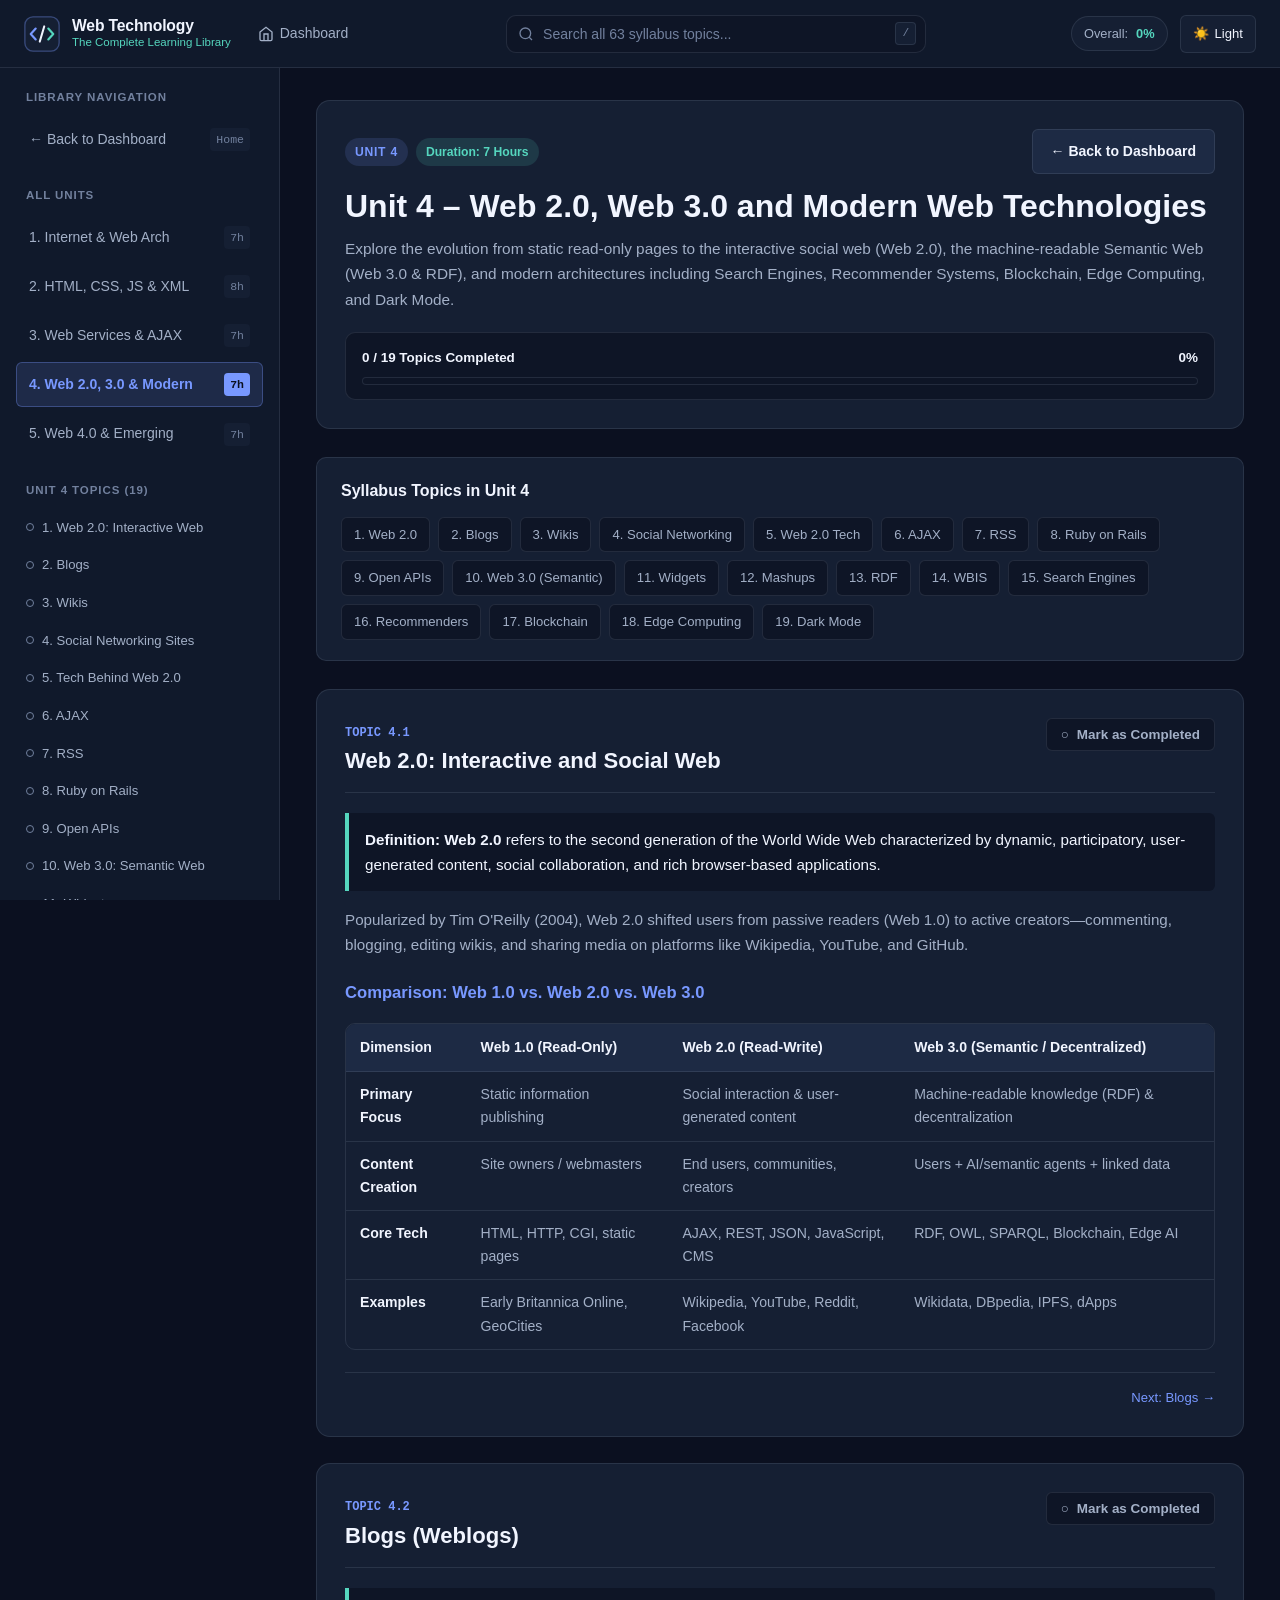
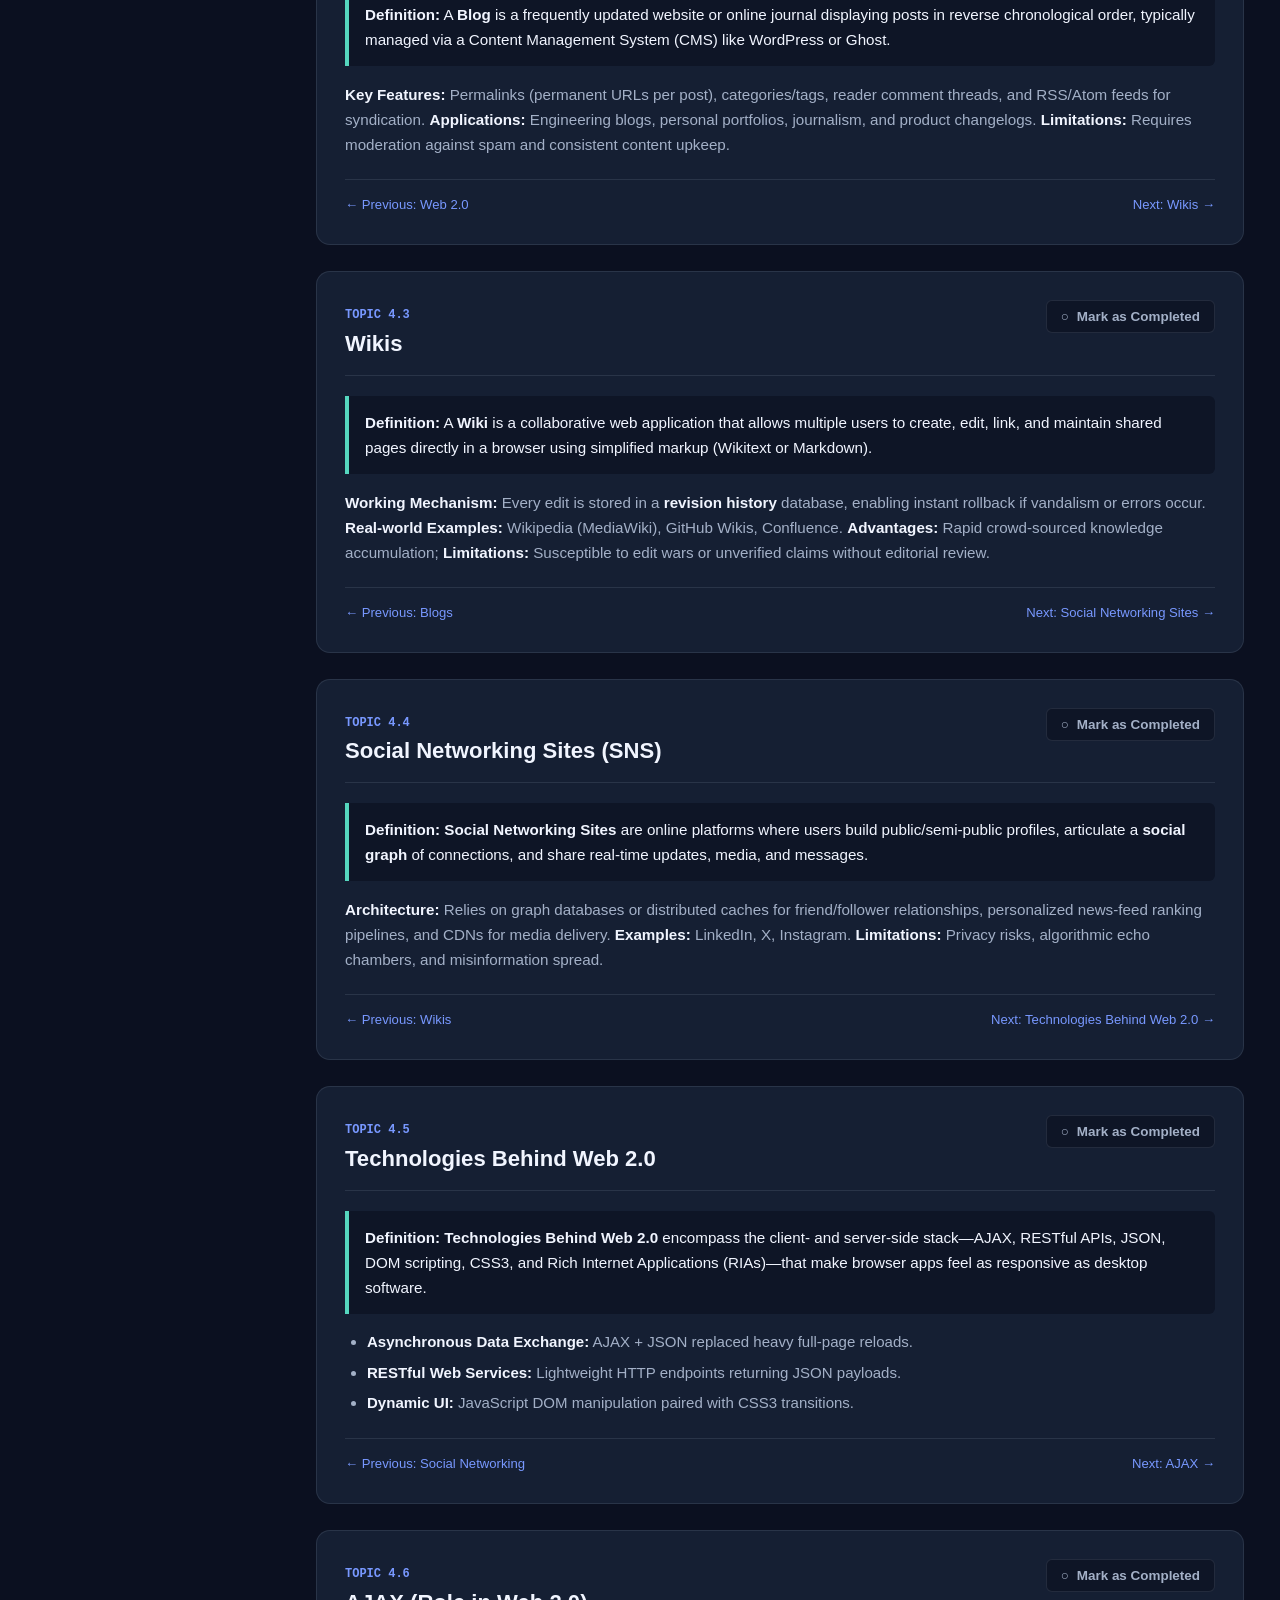
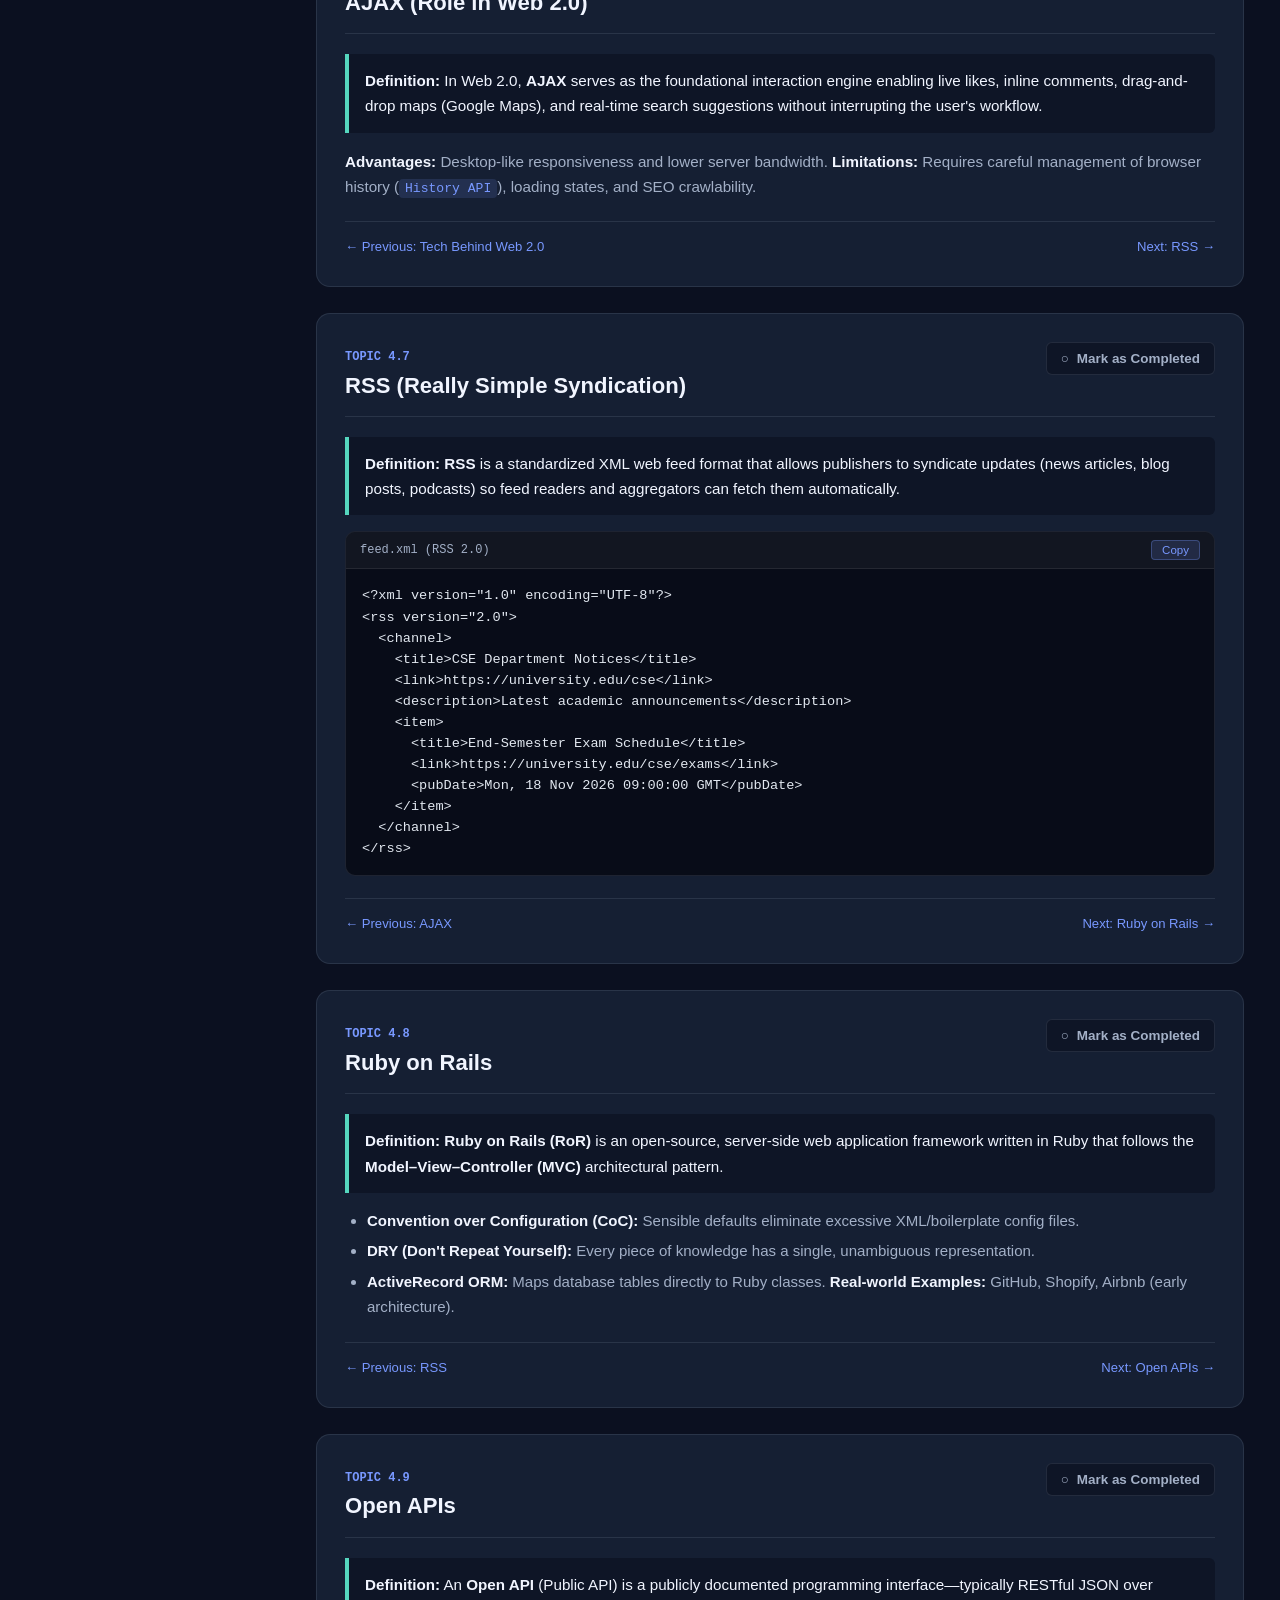
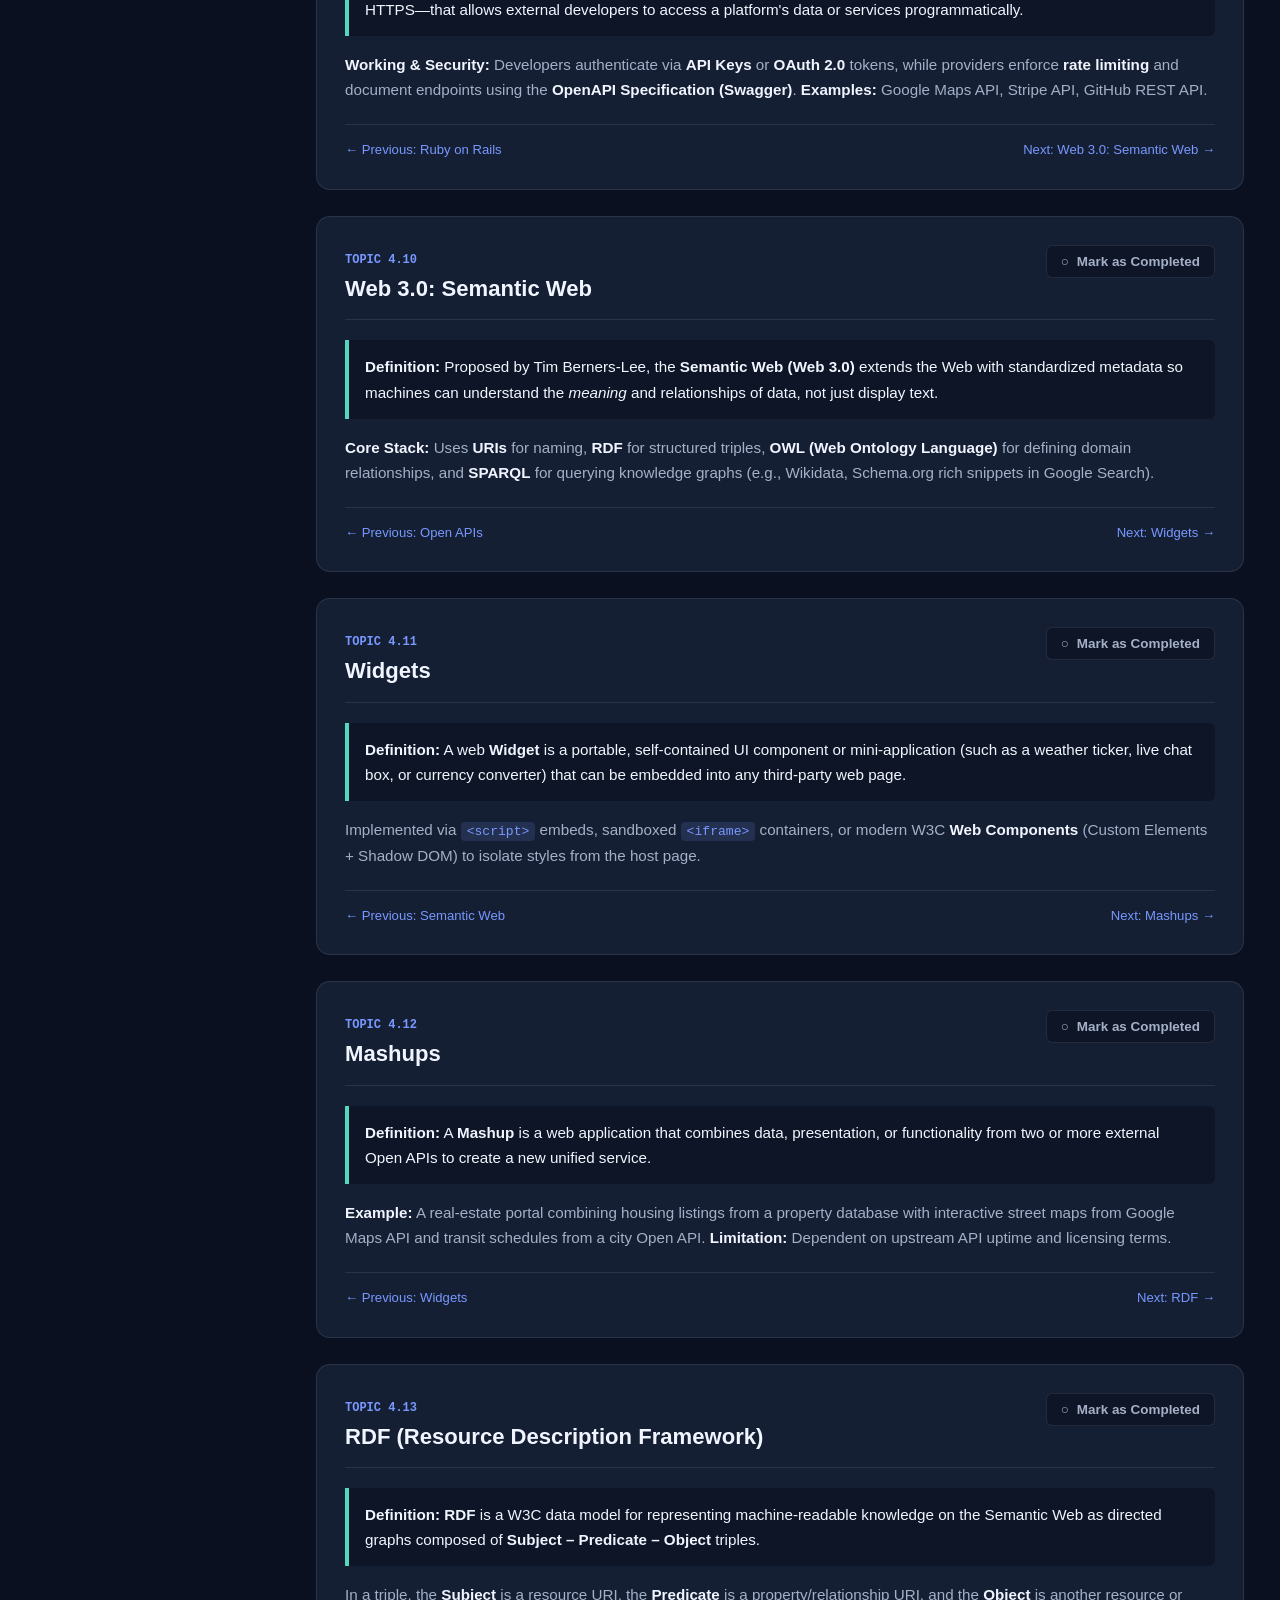
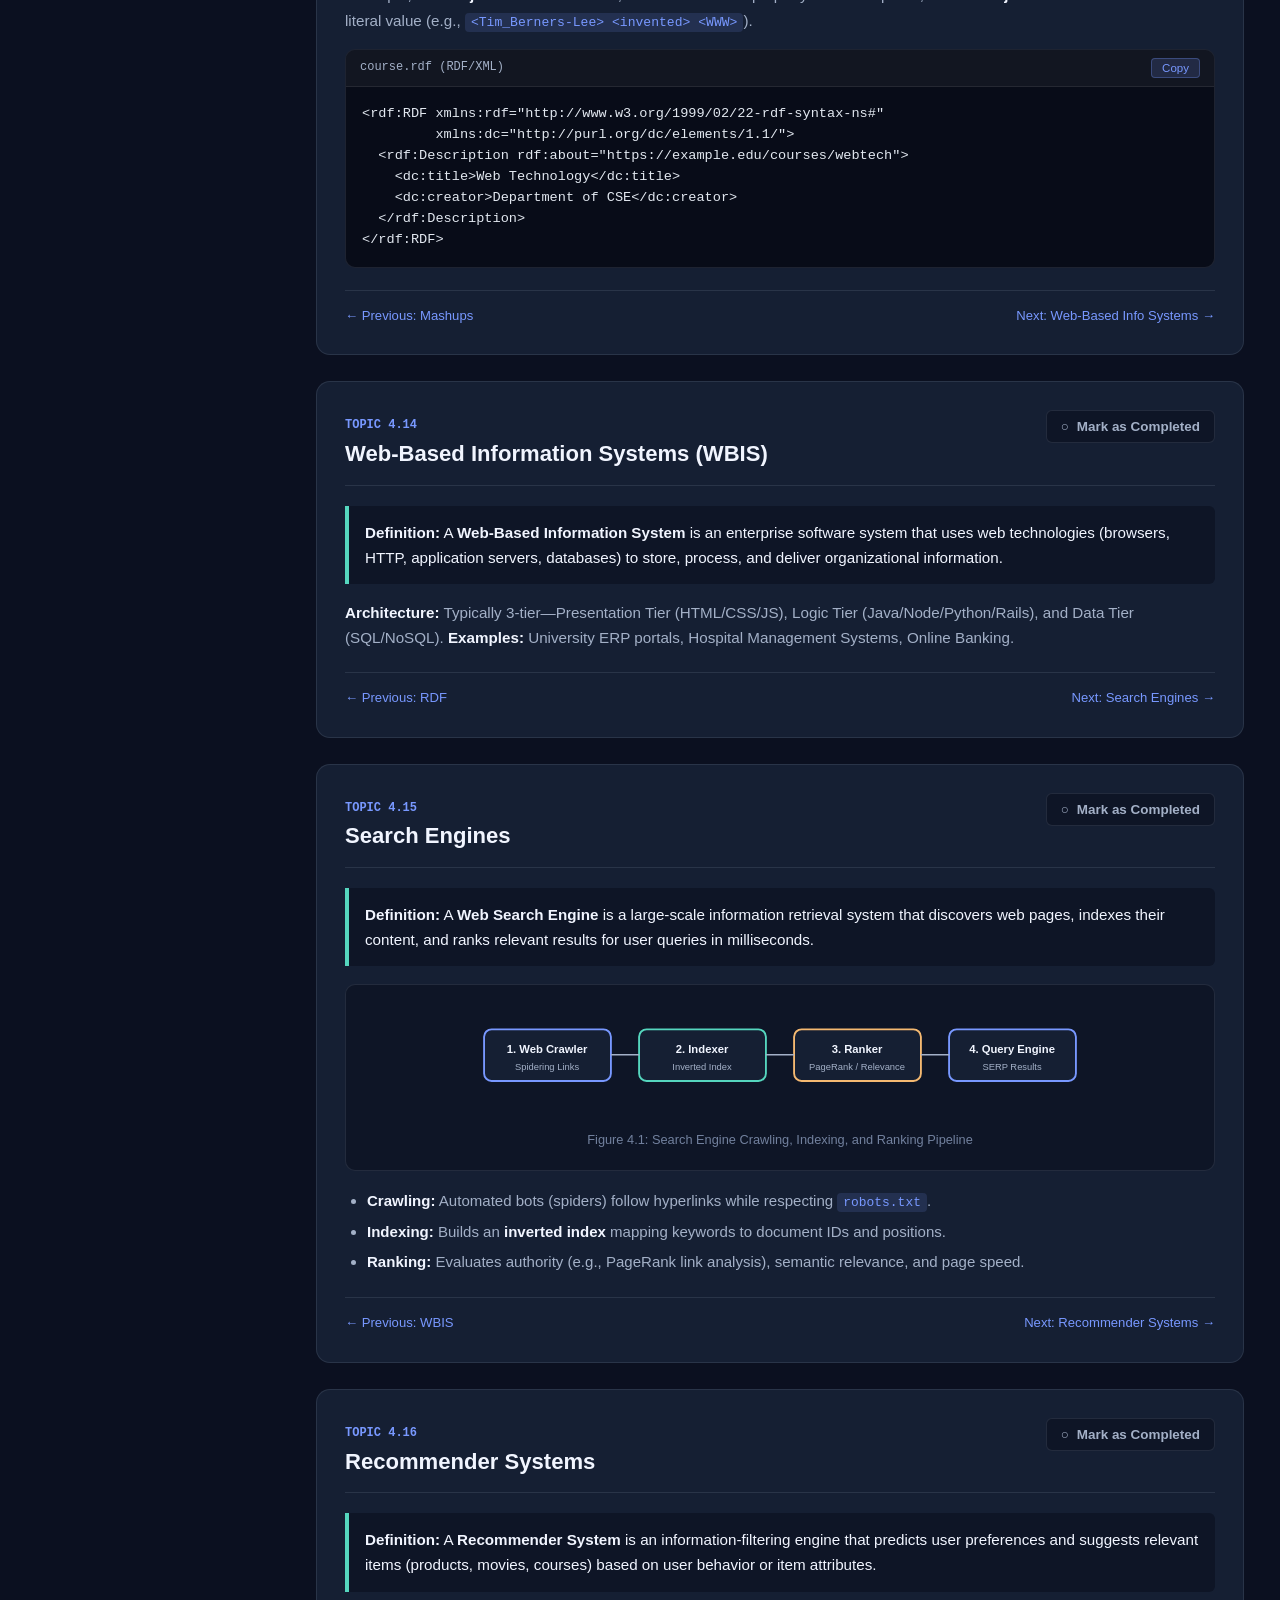
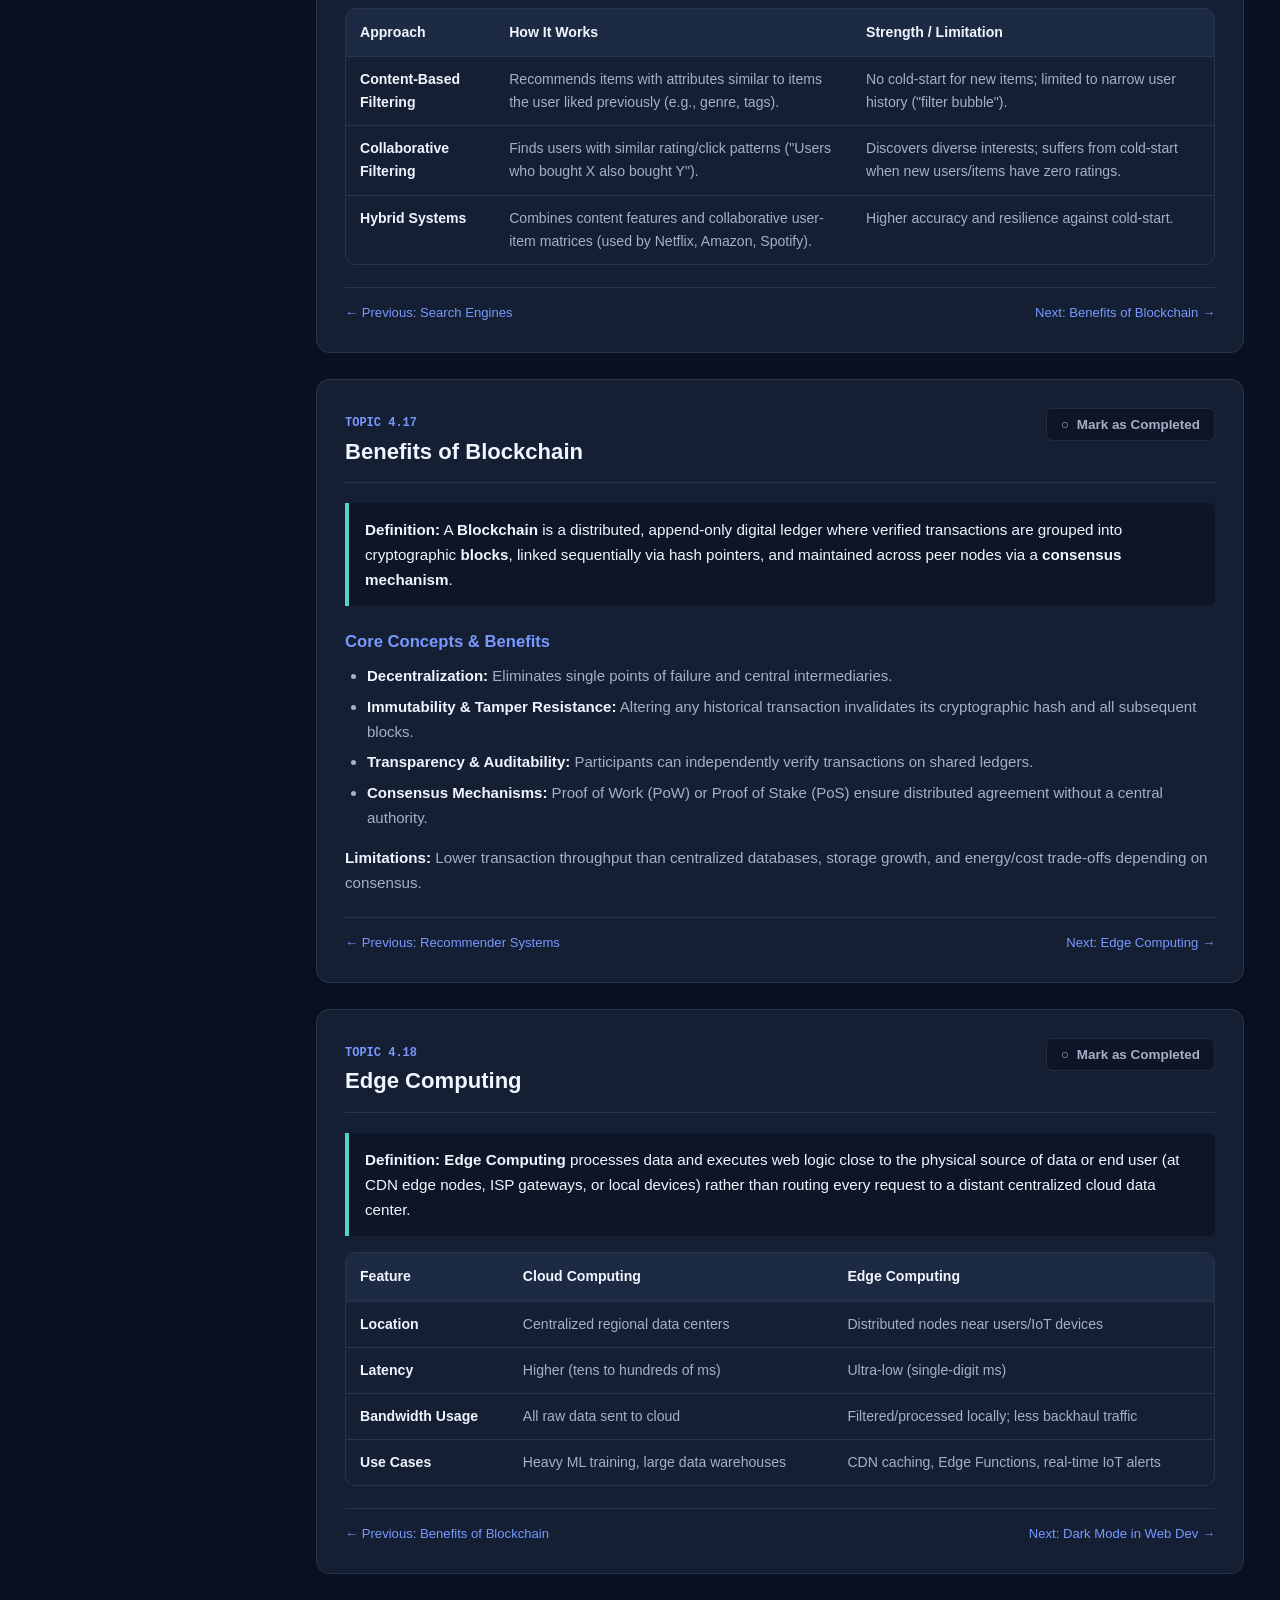
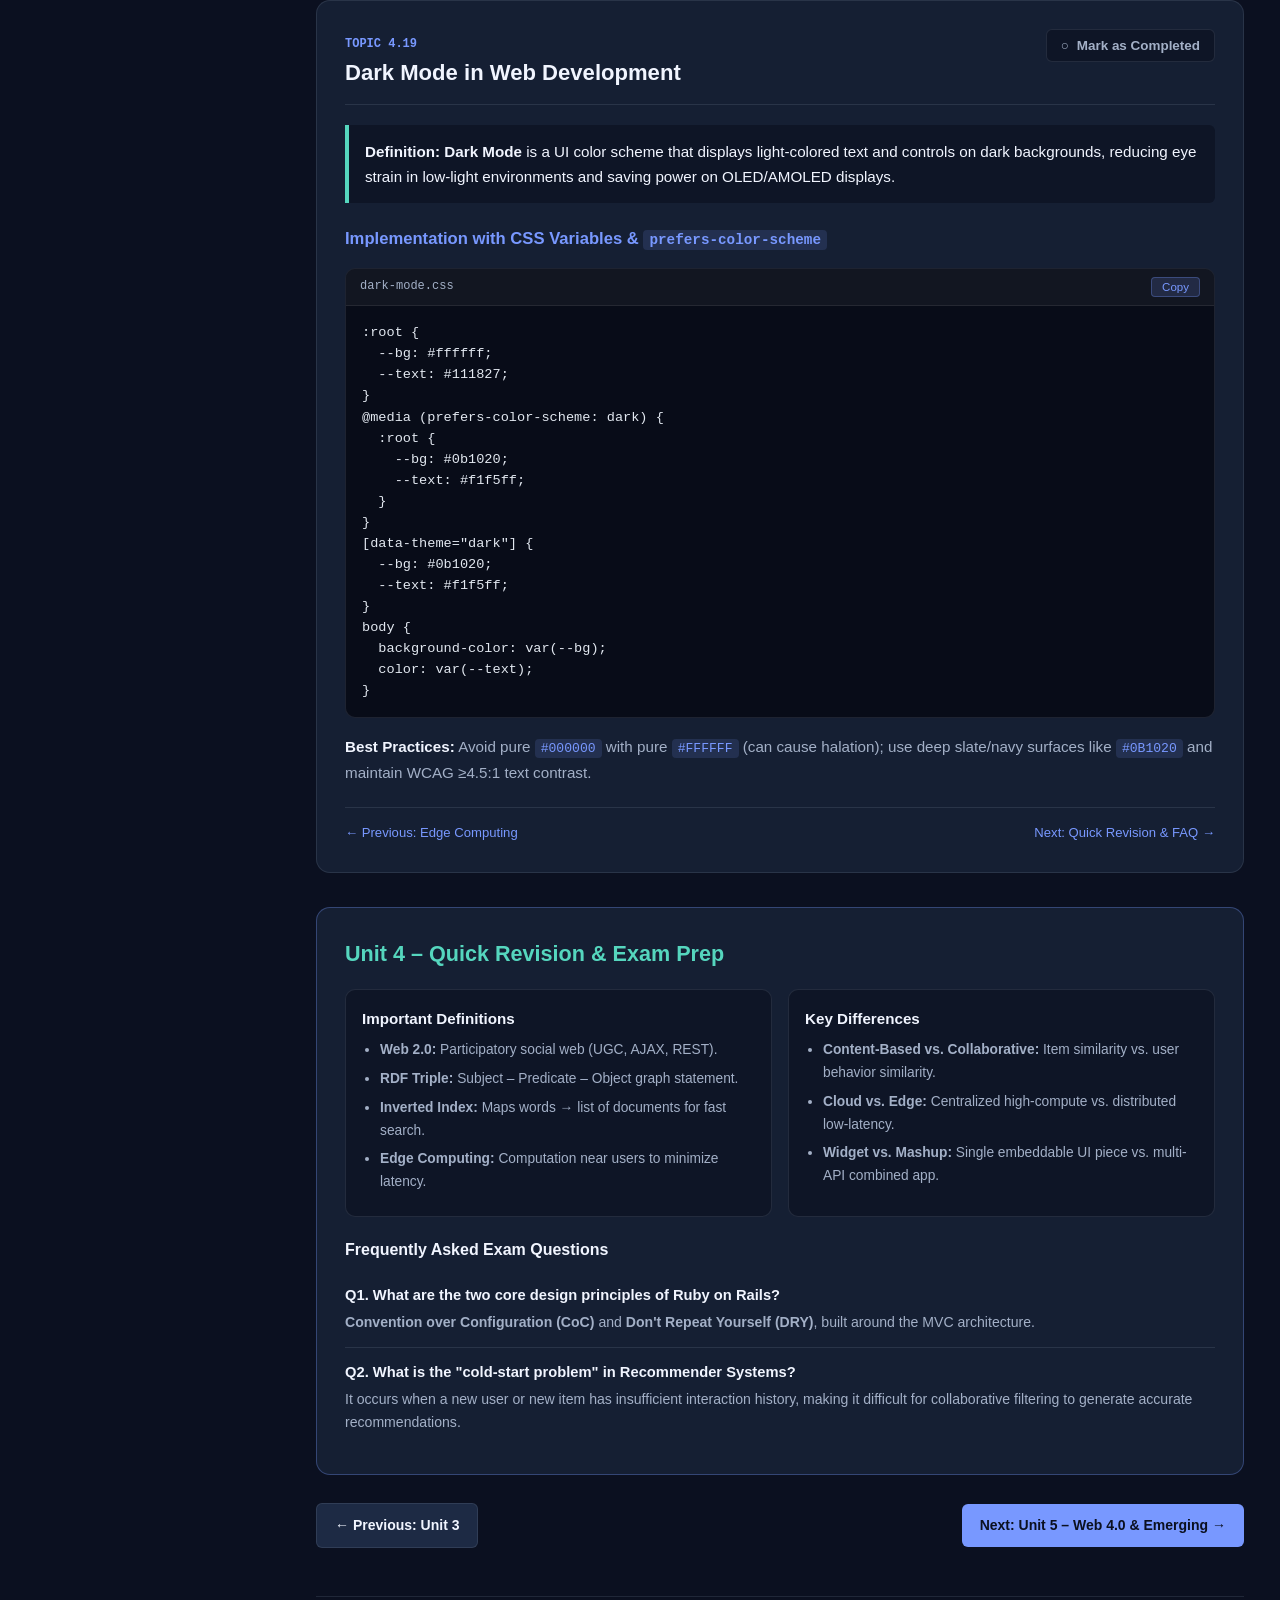
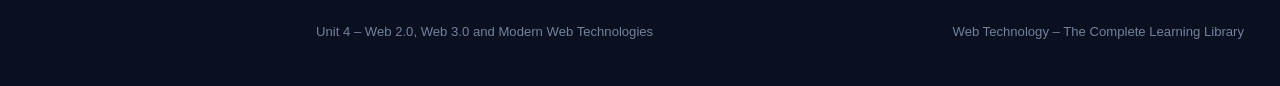
<file: web-technology-learning-library (1)/web-technology-learning-library/unit-4.html>
<!DOCTYPE html>
<html lang="en" data-theme="dark">
<head>
  <meta charset="UTF-8">
  <meta name="viewport" content="width=device-width, initial-scale=1.0">
  <meta name="description" content="Unit 4 – Web 2.0, Web 3.0 and Modern Web Technologies: Blogs, Wikis, Social Networks, AJAX, RSS, Ruby on Rails, Open APIs, Semantic Web, RDF, Search Engines, Recommenders, Blockchain, Edge Computing, and Dark Mode.">
  <title>Unit 4 – Web 2.0, Web 3.0 and Modern Web Technologies | Web Technology Library</title>
  <link rel="icon" type="image/svg+xml" href="assets/images/logo.svg">
  <link rel="stylesheet" href="assets/css/style.css">
  <link rel="stylesheet" href="assets/css/units.css">
</head>
<body data-unit-id="4">
  <a href="#main-content" class="skip-link">Skip to main content</a>

  <header class="site-header">
    <div class="header-left">
      <button id="menu-toggle-btn" class="menu-toggle" aria-label="Toggle navigation menu" aria-expanded="false" aria-controls="site-sidebar">
        <svg width="20" height="20" viewBox="0 0 24 24" fill="none" stroke="currentColor" stroke-width="2" stroke-linecap="round"><line x1="3" y1="6" x2="21" y2="6"/><line x1="3" y1="12" x2="21" y2="12"/><line x1="3" y1="18" x2="21" y2="18"/></svg>
      </button>
      <a href="index.html" class="brand-link">
        <img src="assets/images/logo.svg" alt="Web Technology Library Logo" class="brand-logo">
        <span class="brand-text">
          <span class="brand-title">Web Technology</span>
          <span class="brand-subtitle">The Complete Learning Library</span>
        </span>
      </a>
      <nav class="header-nav" aria-label="Primary">
        <a href="index.html" class="header-home-link">
          <svg width="16" height="16" viewBox="0 0 24 24" fill="none" stroke="currentColor" stroke-width="2"><path d="M3 9l9-7 9 7v11a2 2 0 0 1-2 2H5a2 2 0 0 1-2-2z"/><polyline points="9 22 9 12 15 12 15 22"/></svg>
          <span>Dashboard</span>
        </a>
      </nav>
    </div>

    <div class="header-search" role="search">
      <div class="search-input-wrap">
        <svg class="search-icon" width="16" height="16" viewBox="0 0 24 24" fill="none" stroke="currentColor" stroke-width="2"><circle cx="11" cy="11" r="8"/><line x1="21" y1="21" x2="16.65" y2="16.65"/></svg>
        <input id="global-search-input" class="search-input" type="search" placeholder="Search all 63 syllabus topics..." aria-label="Search syllabus topics" autocomplete="off">
        <span class="search-kbd">/</span>
      </div>
      <div id="search-results-dropdown" class="search-results-dropdown" role="region" aria-label="Search results"></div>
    </div>

    <div class="header-right">
      <div class="header-progress-pill" title="Overall Syllabus Completion">
        <span>Overall:</span>
        <strong id="header-progress-percent">0%</strong>
      </div>
      <button id="theme-toggle-btn" class="theme-toggle" type="button" aria-label="Switch to light theme">
        <span aria-hidden="true">☀️</span> <span class="theme-toggle-text">Light</span>
      </button>
    </div>
  </header>

  <div class="app-layout">
    <aside id="site-sidebar" class="sidebar" aria-label="Course and Unit Navigation">
      <div class="sidebar-section-label">Library Navigation</div>
      <ul class="sidebar-nav-list">
        <li><a href="index.html" class="sidebar-link"><span>← Back to Dashboard</span><span class="sidebar-unit-badge">Home</span></a></li>
      </ul>

      <div class="sidebar-section-label">All Units</div>
      <ul class="sidebar-nav-list">
        <li><a href="unit-1.html" class="sidebar-link"><span>1. Internet &amp; Web Arch</span><span class="sidebar-unit-badge">7h</span></a></li>
        <li><a href="unit-2.html" class="sidebar-link"><span>2. HTML, CSS, JS &amp; XML</span><span class="sidebar-unit-badge">8h</span></a></li>
        <li><a href="unit-3.html" class="sidebar-link"><span>3. Web Services &amp; AJAX</span><span class="sidebar-unit-badge">7h</span></a></li>
        <li><a href="unit-4.html" class="sidebar-link active"><span>4. Web 2.0, 3.0 &amp; Modern</span><span class="sidebar-unit-badge">7h</span></a></li>
        <li><a href="unit-5.html" class="sidebar-link"><span>5. Web 4.0 &amp; Emerging</span><span class="sidebar-unit-badge">7h</span></a></li>
      </ul>

      <div class="sidebar-section-label">Unit 4 Topics (19)</div>
      <ul class="sidebar-topics-list">
        <li><a href="#u4-web2" class="sidebar-topic-link" data-topic-id="u4-web2"><span class="sidebar-topic-dot"></span><span>1. Web 2.0: Interactive Web</span></a></li>
        <li><a href="#u4-blogs" class="sidebar-topic-link" data-topic-id="u4-blogs"><span class="sidebar-topic-dot"></span><span>2. Blogs</span></a></li>
        <li><a href="#u4-wikis" class="sidebar-topic-link" data-topic-id="u4-wikis"><span class="sidebar-topic-dot"></span><span>3. Wikis</span></a></li>
        <li><a href="#u4-sns" class="sidebar-topic-link" data-topic-id="u4-sns"><span class="sidebar-topic-dot"></span><span>4. Social Networking Sites</span></a></li>
        <li><a href="#u4-tech-web2" class="sidebar-topic-link" data-topic-id="u4-tech-web2"><span class="sidebar-topic-dot"></span><span>5. Tech Behind Web 2.0</span></a></li>
        <li><a href="#u4-ajax" class="sidebar-topic-link" data-topic-id="u4-ajax"><span class="sidebar-topic-dot"></span><span>6. AJAX</span></a></li>
        <li><a href="#u4-rss" class="sidebar-topic-link" data-topic-id="u4-rss"><span class="sidebar-topic-dot"></span><span>7. RSS</span></a></li>
        <li><a href="#u4-ror" class="sidebar-topic-link" data-topic-id="u4-ror"><span class="sidebar-topic-dot"></span><span>8. Ruby on Rails</span></a></li>
        <li><a href="#u4-open-apis" class="sidebar-topic-link" data-topic-id="u4-open-apis"><span class="sidebar-topic-dot"></span><span>9. Open APIs</span></a></li>
        <li><a href="#u4-web3" class="sidebar-topic-link" data-topic-id="u4-web3"><span class="sidebar-topic-dot"></span><span>10. Web 3.0: Semantic Web</span></a></li>
        <li><a href="#u4-widgets" class="sidebar-topic-link" data-topic-id="u4-widgets"><span class="sidebar-topic-dot"></span><span>11. Widgets</span></a></li>
        <li><a href="#u4-mashups" class="sidebar-topic-link" data-topic-id="u4-mashups"><span class="sidebar-topic-dot"></span><span>12. Mashups</span></a></li>
        <li><a href="#u4-rdf" class="sidebar-topic-link" data-topic-id="u4-rdf"><span class="sidebar-topic-dot"></span><span>13. RDF</span></a></li>
        <li><a href="#u4-wbis" class="sidebar-topic-link" data-topic-id="u4-wbis"><span class="sidebar-topic-dot"></span><span>14. Web-Based Info Systems</span></a></li>
        <li><a href="#u4-search-engines" class="sidebar-topic-link" data-topic-id="u4-search-engines"><span class="sidebar-topic-dot"></span><span>15. Search Engines</span></a></li>
        <li><a href="#u4-recommender" class="sidebar-topic-link" data-topic-id="u4-recommender"><span class="sidebar-topic-dot"></span><span>16. Recommender Systems</span></a></li>
        <li><a href="#u4-blockchain" class="sidebar-topic-link" data-topic-id="u4-blockchain"><span class="sidebar-topic-dot"></span><span>17. Benefits of Blockchain</span></a></li>
        <li><a href="#u4-edge" class="sidebar-topic-link" data-topic-id="u4-edge"><span class="sidebar-topic-dot"></span><span>18. Edge Computing</span></a></li>
        <li><a href="#u4-dark-mode" class="sidebar-topic-link" data-topic-id="u4-dark-mode"><span class="sidebar-topic-dot"></span><span>19. Dark Mode in Web Dev</span></a></li>
        <li><a href="#unit-4-revision" class="sidebar-topic-link"><span class="sidebar-topic-dot"></span><span>★ Quick Revision &amp; FAQ</span></a></li>
      </ul>
    </aside>
    <div id="sidebar-overlay" class="sidebar-overlay"></div>

    <main id="main-content" class="main-content">
      <div class="content-container">

        <section class="unit-hero">
          <div class="unit-hero-top">
            <div class="unit-hero-badges">
              <span class="badge-unit">Unit 4</span>
              <span class="badge-duration">Duration: 7 Hours</span>
            </div>
            <a href="index.html" class="btn btn-secondary">← Back to Dashboard</a>
          </div>
          <h1>Unit 4 – Web 2.0, Web 3.0 and Modern Web Technologies</h1>
          <p class="unit-hero-desc">Explore the evolution from static read-only pages to the interactive social web (Web 2.0), the machine-readable Semantic Web (Web 3.0 &amp; RDF), and modern architectures including Search Engines, Recommender Systems, Blockchain, Edge Computing, and Dark Mode.</p>
          <div class="unit-progress-box">
            <div class="unit-progress-row">
              <span id="unit-progress-count">0 / 19 Topics Completed</span>
              <strong id="unit-progress-percent">0%</strong>
            </div>
            <div class="progress-track"><div id="unit-progress-bar" class="progress-fill"></div></div>
          </div>
        </section>

        <section class="topic-index-card" aria-label="Unit 4 Topic Index">
          <h2>Syllabus Topics in Unit 4</h2>
          <div class="topic-pill-grid">
            <a href="#u4-web2" class="topic-pill" data-topic-id="u4-web2">1. Web 2.0</a>
            <a href="#u4-blogs" class="topic-pill" data-topic-id="u4-blogs">2. Blogs</a>
            <a href="#u4-wikis" class="topic-pill" data-topic-id="u4-wikis">3. Wikis</a>
            <a href="#u4-sns" class="topic-pill" data-topic-id="u4-sns">4. Social Networking</a>
            <a href="#u4-tech-web2" class="topic-pill" data-topic-id="u4-tech-web2">5. Web 2.0 Tech</a>
            <a href="#u4-ajax" class="topic-pill" data-topic-id="u4-ajax">6. AJAX</a>
            <a href="#u4-rss" class="topic-pill" data-topic-id="u4-rss">7. RSS</a>
            <a href="#u4-ror" class="topic-pill" data-topic-id="u4-ror">8. Ruby on Rails</a>
            <a href="#u4-open-apis" class="topic-pill" data-topic-id="u4-open-apis">9. Open APIs</a>
            <a href="#u4-web3" class="topic-pill" data-topic-id="u4-web3">10. Web 3.0 (Semantic)</a>
            <a href="#u4-widgets" class="topic-pill" data-topic-id="u4-widgets">11. Widgets</a>
            <a href="#u4-mashups" class="topic-pill" data-topic-id="u4-mashups">12. Mashups</a>
            <a href="#u4-rdf" class="topic-pill" data-topic-id="u4-rdf">13. RDF</a>
            <a href="#u4-wbis" class="topic-pill" data-topic-id="u4-wbis">14. WBIS</a>
            <a href="#u4-search-engines" class="topic-pill" data-topic-id="u4-search-engines">15. Search Engines</a>
            <a href="#u4-recommender" class="topic-pill" data-topic-id="u4-recommender">16. Recommenders</a>
            <a href="#u4-blockchain" class="topic-pill" data-topic-id="u4-blockchain">17. Blockchain</a>
            <a href="#u4-edge" class="topic-pill" data-topic-id="u4-edge">18. Edge Computing</a>
            <a href="#u4-dark-mode" class="topic-pill" data-topic-id="u4-dark-mode">19. Dark Mode</a>
          </div>
        </section>

        <!-- 4.1 Web 2.0 -->
        <article id="u4-web2" class="topic-section" data-topic-id="u4-web2">
          <div class="topic-header"><div class="topic-title-wrap"><span class="topic-number">TOPIC 4.1</span><h2>Web 2.0: Interactive and Social Web</h2></div><button type="button" class="complete-btn" data-topic-id="u4-web2" aria-pressed="false">○ Mark as Completed</button></div>
          <div class="topic-body">
            <div class="definition-box"><p><strong>Definition:</strong> <strong>Web 2.0</strong> refers to the second generation of the World Wide Web characterized by dynamic, participatory, user-generated content, social collaboration, and rich browser-based applications.</p></div>
            <p>Popularized by Tim O'Reilly (2004), Web 2.0 shifted users from passive readers (Web 1.0) to active creators—commenting, blogging, editing wikis, and sharing media on platforms like Wikipedia, YouTube, and GitHub.</p>
            <h3>Comparison: Web 1.0 vs. Web 2.0 vs. Web 3.0</h3>
            <div class="table-responsive">
              <table>
                <thead><tr><th>Dimension</th><th>Web 1.0 (Read-Only)</th><th>Web 2.0 (Read-Write)</th><th>Web 3.0 (Semantic / Decentralized)</th></tr></thead>
                <tbody>
                  <tr><td><strong>Primary Focus</strong></td><td>Static information publishing</td><td>Social interaction &amp; user-generated content</td><td>Machine-readable knowledge (RDF) &amp; decentralization</td></tr>
                  <tr><td><strong>Content Creation</strong></td><td>Site owners / webmasters</td><td>End users, communities, creators</td><td>Users + AI/semantic agents + linked data</td></tr>
                  <tr><td><strong>Core Tech</strong></td><td>HTML, HTTP, CGI, static pages</td><td>AJAX, REST, JSON, JavaScript, CMS</td><td>RDF, OWL, SPARQL, Blockchain, Edge AI</td></tr>
                  <tr><td><strong>Examples</strong></td><td>Early Britannica Online, GeoCities</td><td>Wikipedia, YouTube, Reddit, Facebook</td><td>Wikidata, DBpedia, IPFS, dApps</td></tr>
                </tbody>
              </table>
            </div>
            <div class="topic-nav-bar"><span></span><a href="#u4-blogs">Next: Blogs →</a></div>
          </div>
        </article>

        <!-- 4.2 Blogs -->
        <article id="u4-blogs" class="topic-section" data-topic-id="u4-blogs">
          <div class="topic-header"><div class="topic-title-wrap"><span class="topic-number">TOPIC 4.2</span><h2>Blogs (Weblogs)</h2></div><button type="button" class="complete-btn" data-topic-id="u4-blogs" aria-pressed="false">○ Mark as Completed</button></div>
          <div class="topic-body">
            <div class="definition-box"><p><strong>Definition:</strong> A <strong>Blog</strong> is a frequently updated website or online journal displaying posts in reverse chronological order, typically managed via a Content Management System (CMS) like WordPress or Ghost.</p></div>
            <p><strong>Key Features:</strong> Permalinks (permanent URLs per post), categories/tags, reader comment threads, and RSS/Atom feeds for syndication. <strong>Applications:</strong> Engineering blogs, personal portfolios, journalism, and product changelogs. <strong>Limitations:</strong> Requires moderation against spam and consistent content upkeep.</p>
            <div class="topic-nav-bar"><a href="#u4-web2">← Previous: Web 2.0</a><a href="#u4-wikis">Next: Wikis →</a></div>
          </div>
        </article>

        <!-- 4.3 Wikis -->
        <article id="u4-wikis" class="topic-section" data-topic-id="u4-wikis">
          <div class="topic-header"><div class="topic-title-wrap"><span class="topic-number">TOPIC 4.3</span><h2>Wikis</h2></div><button type="button" class="complete-btn" data-topic-id="u4-wikis" aria-pressed="false">○ Mark as Completed</button></div>
          <div class="topic-body">
            <div class="definition-box"><p><strong>Definition:</strong> A <strong>Wiki</strong> is a collaborative web application that allows multiple users to create, edit, link, and maintain shared pages directly in a browser using simplified markup (Wikitext or Markdown).</p></div>
            <p><strong>Working Mechanism:</strong> Every edit is stored in a <strong>revision history</strong> database, enabling instant rollback if vandalism or errors occur. <strong>Real-world Examples:</strong> Wikipedia (MediaWiki), GitHub Wikis, Confluence. <strong>Advantages:</strong> Rapid crowd-sourced knowledge accumulation; <strong>Limitations:</strong> Susceptible to edit wars or unverified claims without editorial review.</p>
            <div class="topic-nav-bar"><a href="#u4-blogs">← Previous: Blogs</a><a href="#u4-sns">Next: Social Networking Sites →</a></div>
          </div>
        </article>

        <!-- 4.4 Social Networking Sites -->
        <article id="u4-sns" class="topic-section" data-topic-id="u4-sns">
          <div class="topic-header"><div class="topic-title-wrap"><span class="topic-number">TOPIC 4.4</span><h2>Social Networking Sites (SNS)</h2></div><button type="button" class="complete-btn" data-topic-id="u4-sns" aria-pressed="false">○ Mark as Completed</button></div>
          <div class="topic-body">
            <div class="definition-box"><p><strong>Definition:</strong> <strong>Social Networking Sites</strong> are online platforms where users build public/semi-public profiles, articulate a <strong>social graph</strong> of connections, and share real-time updates, media, and messages.</p></div>
            <p><strong>Architecture:</strong> Relies on graph databases or distributed caches for friend/follower relationships, personalized news-feed ranking pipelines, and CDNs for media delivery. <strong>Examples:</strong> LinkedIn, X, Instagram. <strong>Limitations:</strong> Privacy risks, algorithmic echo chambers, and misinformation spread.</p>
            <div class="topic-nav-bar"><a href="#u4-wikis">← Previous: Wikis</a><a href="#u4-tech-web2">Next: Technologies Behind Web 2.0 →</a></div>
          </div>
        </article>

        <!-- 4.5 Technologies Behind Web 2.0 -->
        <article id="u4-tech-web2" class="topic-section" data-topic-id="u4-tech-web2">
          <div class="topic-header"><div class="topic-title-wrap"><span class="topic-number">TOPIC 4.5</span><h2>Technologies Behind Web 2.0</h2></div><button type="button" class="complete-btn" data-topic-id="u4-tech-web2" aria-pressed="false">○ Mark as Completed</button></div>
          <div class="topic-body">
            <div class="definition-box"><p><strong>Definition:</strong> <strong>Technologies Behind Web 2.0</strong> encompass the client- and server-side stack—AJAX, RESTful APIs, JSON, DOM scripting, CSS3, and Rich Internet Applications (RIAs)—that make browser apps feel as responsive as desktop software.</p></div>
            <ul>
              <li><strong>Asynchronous Data Exchange:</strong> AJAX + JSON replaced heavy full-page reloads.</li>
              <li><strong>RESTful Web Services:</strong> Lightweight HTTP endpoints returning JSON payloads.</li>
              <li><strong>Dynamic UI:</strong> JavaScript DOM manipulation paired with CSS3 transitions.</li>
            </ul>
            <div class="topic-nav-bar"><a href="#u4-sns">← Previous: Social Networking</a><a href="#u4-ajax">Next: AJAX →</a></div>
          </div>
        </article>

        <!-- 4.6 AJAX -->
        <article id="u4-ajax" class="topic-section" data-topic-id="u4-ajax">
          <div class="topic-header"><div class="topic-title-wrap"><span class="topic-number">TOPIC 4.6</span><h2>AJAX (Role in Web 2.0)</h2></div><button type="button" class="complete-btn" data-topic-id="u4-ajax" aria-pressed="false">○ Mark as Completed</button></div>
          <div class="topic-body">
            <div class="definition-box"><p><strong>Definition:</strong> In Web 2.0, <strong>AJAX</strong> serves as the foundational interaction engine enabling live likes, inline comments, drag-and-drop maps (Google Maps), and real-time search suggestions without interrupting the user's workflow.</p></div>
            <p><strong>Advantages:</strong> Desktop-like responsiveness and lower server bandwidth. <strong>Limitations:</strong> Requires careful management of browser history (<code>History API</code>), loading states, and SEO crawlability.</p>
            <div class="topic-nav-bar"><a href="#u4-tech-web2">← Previous: Tech Behind Web 2.0</a><a href="#u4-rss">Next: RSS →</a></div>
          </div>
        </article>

        <!-- 4.7 RSS -->
        <article id="u4-rss" class="topic-section" data-topic-id="u4-rss">
          <div class="topic-header"><div class="topic-title-wrap"><span class="topic-number">TOPIC 4.7</span><h2>RSS (Really Simple Syndication)</h2></div><button type="button" class="complete-btn" data-topic-id="u4-rss" aria-pressed="false">○ Mark as Completed</button></div>
          <div class="topic-body">
            <div class="definition-box"><p><strong>Definition:</strong> <strong>RSS</strong> is a standardized XML web feed format that allows publishers to syndicate updates (news articles, blog posts, podcasts) so feed readers and aggregators can fetch them automatically.</p></div>
            <div class="code-block-wrap">
              <div class="code-block-header"><span>feed.xml (RSS 2.0)</span><button type="button" class="copy-code-btn">Copy</button></div>
              <pre><code>&lt;?xml version="1.0" encoding="UTF-8"?&gt;
&lt;rss version="2.0"&gt;
  &lt;channel&gt;
    &lt;title&gt;CSE Department Notices&lt;/title&gt;
    &lt;link&gt;https://university.edu/cse&lt;/link&gt;
    &lt;description&gt;Latest academic announcements&lt;/description&gt;
    &lt;item&gt;
      &lt;title&gt;End-Semester Exam Schedule&lt;/title&gt;
      &lt;link&gt;https://university.edu/cse/exams&lt;/link&gt;
      &lt;pubDate&gt;Mon, 18 Nov 2026 09:00:00 GMT&lt;/pubDate&gt;
    &lt;/item&gt;
  &lt;/channel&gt;
&lt;/rss&gt;</code></pre>
            </div>
            <div class="topic-nav-bar"><a href="#u4-ajax">← Previous: AJAX</a><a href="#u4-ror">Next: Ruby on Rails →</a></div>
          </div>
        </article>

        <!-- 4.8 Ruby on Rails -->
        <article id="u4-ror" class="topic-section" data-topic-id="u4-ror">
          <div class="topic-header"><div class="topic-title-wrap"><span class="topic-number">TOPIC 4.8</span><h2>Ruby on Rails</h2></div><button type="button" class="complete-btn" data-topic-id="u4-ror" aria-pressed="false">○ Mark as Completed</button></div>
          <div class="topic-body">
            <div class="definition-box"><p><strong>Definition:</strong> <strong>Ruby on Rails (RoR)</strong> is an open-source, server-side web application framework written in Ruby that follows the <strong>Model–View–Controller (MVC)</strong> architectural pattern.</p></div>
            <ul>
              <li><strong>Convention over Configuration (CoC):</strong> Sensible defaults eliminate excessive XML/boilerplate config files.</li>
              <li><strong>DRY (Don't Repeat Yourself):</strong> Every piece of knowledge has a single, unambiguous representation.</li>
              <li><strong>ActiveRecord ORM:</strong> Maps database tables directly to Ruby classes. <strong>Real-world Examples:</strong> GitHub, Shopify, Airbnb (early architecture).</li>
            </ul>
            <div class="topic-nav-bar"><a href="#u4-rss">← Previous: RSS</a><a href="#u4-open-apis">Next: Open APIs →</a></div>
          </div>
        </article>

        <!-- 4.9 Open APIs -->
        <article id="u4-open-apis" class="topic-section" data-topic-id="u4-open-apis">
          <div class="topic-header"><div class="topic-title-wrap"><span class="topic-number">TOPIC 4.9</span><h2>Open APIs</h2></div><button type="button" class="complete-btn" data-topic-id="u4-open-apis" aria-pressed="false">○ Mark as Completed</button></div>
          <div class="topic-body">
            <div class="definition-box"><p><strong>Definition:</strong> An <strong>Open API</strong> (Public API) is a publicly documented programming interface—typically RESTful JSON over HTTPS—that allows external developers to access a platform's data or services programmatically.</p></div>
            <p><strong>Working &amp; Security:</strong> Developers authenticate via <strong>API Keys</strong> or <strong>OAuth 2.0</strong> tokens, while providers enforce <strong>rate limiting</strong> and document endpoints using the <strong>OpenAPI Specification (Swagger)</strong>. <strong>Examples:</strong> Google Maps API, Stripe API, GitHub REST API.</p>
            <div class="topic-nav-bar"><a href="#u4-ror">← Previous: Ruby on Rails</a><a href="#u4-web3">Next: Web 3.0: Semantic Web →</a></div>
          </div>
        </article>

        <!-- 4.10 Web 3.0: Semantic Web -->
        <article id="u4-web3" class="topic-section" data-topic-id="u4-web3">
          <div class="topic-header"><div class="topic-title-wrap"><span class="topic-number">TOPIC 4.10</span><h2>Web 3.0: Semantic Web</h2></div><button type="button" class="complete-btn" data-topic-id="u4-web3" aria-pressed="false">○ Mark as Completed</button></div>
          <div class="topic-body">
            <div class="definition-box"><p><strong>Definition:</strong> Proposed by Tim Berners-Lee, the <strong>Semantic Web (Web 3.0)</strong> extends the Web with standardized metadata so machines can understand the <em>meaning</em> and relationships of data, not just display text.</p></div>
            <p><strong>Core Stack:</strong> Uses <strong>URIs</strong> for naming, <strong>RDF</strong> for structured triples, <strong>OWL (Web Ontology Language)</strong> for defining domain relationships, and <strong>SPARQL</strong> for querying knowledge graphs (e.g., Wikidata, Schema.org rich snippets in Google Search).</p>
            <div class="topic-nav-bar"><a href="#u4-open-apis">← Previous: Open APIs</a><a href="#u4-widgets">Next: Widgets →</a></div>
          </div>
        </article>

        <!-- 4.11 Widgets -->
        <article id="u4-widgets" class="topic-section" data-topic-id="u4-widgets">
          <div class="topic-header"><div class="topic-title-wrap"><span class="topic-number">TOPIC 4.11</span><h2>Widgets</h2></div><button type="button" class="complete-btn" data-topic-id="u4-widgets" aria-pressed="false">○ Mark as Completed</button></div>
          <div class="topic-body">
            <div class="definition-box"><p><strong>Definition:</strong> A web <strong>Widget</strong> is a portable, self-contained UI component or mini-application (such as a weather ticker, live chat box, or currency converter) that can be embedded into any third-party web page.</p></div>
            <p>Implemented via <code>&lt;script&gt;</code> embeds, sandboxed <code>&lt;iframe&gt;</code> containers, or modern W3C <strong>Web Components</strong> (Custom Elements + Shadow DOM) to isolate styles from the host page.</p>
            <div class="topic-nav-bar"><a href="#u4-web3">← Previous: Semantic Web</a><a href="#u4-mashups">Next: Mashups →</a></div>
          </div>
        </article>

        <!-- 4.12 Mashups -->
        <article id="u4-mashups" class="topic-section" data-topic-id="u4-mashups">
          <div class="topic-header"><div class="topic-title-wrap"><span class="topic-number">TOPIC 4.12</span><h2>Mashups</h2></div><button type="button" class="complete-btn" data-topic-id="u4-mashups" aria-pressed="false">○ Mark as Completed</button></div>
          <div class="topic-body">
            <div class="definition-box"><p><strong>Definition:</strong> A <strong>Mashup</strong> is a web application that combines data, presentation, or functionality from two or more external Open APIs to create a new unified service.</p></div>
            <p><strong>Example:</strong> A real-estate portal combining housing listings from a property database with interactive street maps from Google Maps API and transit schedules from a city Open API. <strong>Limitation:</strong> Dependent on upstream API uptime and licensing terms.</p>
            <div class="topic-nav-bar"><a href="#u4-widgets">← Previous: Widgets</a><a href="#u4-rdf">Next: RDF →</a></div>
          </div>
        </article>

        <!-- 4.13 RDF -->
        <article id="u4-rdf" class="topic-section" data-topic-id="u4-rdf">
          <div class="topic-header"><div class="topic-title-wrap"><span class="topic-number">TOPIC 4.13</span><h2>RDF (Resource Description Framework)</h2></div><button type="button" class="complete-btn" data-topic-id="u4-rdf" aria-pressed="false">○ Mark as Completed</button></div>
          <div class="topic-body">
            <div class="definition-box"><p><strong>Definition:</strong> <strong>RDF</strong> is a W3C data model for representing machine-readable knowledge on the Semantic Web as directed graphs composed of <strong>Subject – Predicate – Object</strong> triples.</p></div>
            <p>In a triple, the <strong>Subject</strong> is a resource URI, the <strong>Predicate</strong> is a property/relationship URI, and the <strong>Object</strong> is another resource or literal value (e.g., <code>&lt;Tim_Berners-Lee&gt; &lt;invented&gt; &lt;WWW&gt;</code>).</p>
            <div class="code-block-wrap">
              <div class="code-block-header"><span>course.rdf (RDF/XML)</span><button type="button" class="copy-code-btn">Copy</button></div>
              <pre><code>&lt;rdf:RDF xmlns:rdf="http://www.w3.org/1999/02/22-rdf-syntax-ns#"
         xmlns:dc="http://purl.org/dc/elements/1.1/"&gt;
  &lt;rdf:Description rdf:about="https://example.edu/courses/webtech"&gt;
    &lt;dc:title&gt;Web Technology&lt;/dc:title&gt;
    &lt;dc:creator&gt;Department of CSE&lt;/dc:creator&gt;
  &lt;/rdf:Description&gt;
&lt;/rdf:RDF&gt;</code></pre>
            </div>
            <div class="topic-nav-bar"><a href="#u4-mashups">← Previous: Mashups</a><a href="#u4-wbis">Next: Web-Based Info Systems →</a></div>
          </div>
        </article>

        <!-- 4.14 Web-Based Information Systems -->
        <article id="u4-wbis" class="topic-section" data-topic-id="u4-wbis">
          <div class="topic-header"><div class="topic-title-wrap"><span class="topic-number">TOPIC 4.14</span><h2>Web-Based Information Systems (WBIS)</h2></div><button type="button" class="complete-btn" data-topic-id="u4-wbis" aria-pressed="false">○ Mark as Completed</button></div>
          <div class="topic-body">
            <div class="definition-box"><p><strong>Definition:</strong> A <strong>Web-Based Information System</strong> is an enterprise software system that uses web technologies (browsers, HTTP, application servers, databases) to store, process, and deliver organizational information.</p></div>
            <p><strong>Architecture:</strong> Typically 3-tier—Presentation Tier (HTML/CSS/JS), Logic Tier (Java/Node/Python/Rails), and Data Tier (SQL/NoSQL). <strong>Examples:</strong> University ERP portals, Hospital Management Systems, Online Banking.</p>
            <div class="topic-nav-bar"><a href="#u4-rdf">← Previous: RDF</a><a href="#u4-search-engines">Next: Search Engines →</a></div>
          </div>
        </article>

        <!-- 4.15 Search Engines -->
        <article id="u4-search-engines" class="topic-section" data-topic-id="u4-search-engines">
          <div class="topic-header"><div class="topic-title-wrap"><span class="topic-number">TOPIC 4.15</span><h2>Search Engines</h2></div><button type="button" class="complete-btn" data-topic-id="u4-search-engines" aria-pressed="false">○ Mark as Completed</button></div>
          <div class="topic-body">
            <div class="definition-box"><p><strong>Definition:</strong> A <strong>Web Search Engine</strong> is a large-scale information retrieval system that discovers web pages, indexes their content, and ranks relevant results for user queries in milliseconds.</p></div>
            <div class="diagram-box">
              <svg viewBox="0 0 660 110" width="620" height="105" role="img" aria-label="Search Engine Pipeline">
                <rect x="15" y="25" width="135" height="55" rx="8" fill="#151F33" stroke="#7898FF" stroke-width="2"/>
                <text x="82" y="50" fill="#F1F5FF" font-size="12" font-weight="700" text-anchor="middle">1. Web Crawler</text>
                <text x="82" y="68" fill="#A3B0C7" font-size="10" text-anchor="middle">Spidering Links</text>

                <rect x="180" y="25" width="135" height="55" rx="8" fill="#151F33" stroke="#55D6BE" stroke-width="2"/>
                <text x="247" y="50" fill="#F1F5FF" font-size="12" font-weight="700" text-anchor="middle">2. Indexer</text>
                <text x="247" y="68" fill="#A3B0C7" font-size="10" text-anchor="middle">Inverted Index</text>

                <rect x="345" y="25" width="135" height="55" rx="8" fill="#151F33" stroke="#F5B971" stroke-width="2"/>
                <text x="412" y="50" fill="#F1F5FF" font-size="12" font-weight="700" text-anchor="middle">3. Ranker</text>
                <text x="412" y="68" fill="#A3B0C7" font-size="10" text-anchor="middle">PageRank / Relevance</text>

                <rect x="510" y="25" width="135" height="55" rx="8" fill="#151F33" stroke="#7898FF" stroke-width="2"/>
                <text x="577" y="50" fill="#F1F5FF" font-size="12" font-weight="700" text-anchor="middle">4. Query Engine</text>
                <text x="577" y="68" fill="#A3B0C7" font-size="10" text-anchor="middle">SERP Results</text>

                <line x1="150" y1="52" x2="180" y2="52" stroke="#A3B0C7" stroke-width="1.5"/>
                <line x1="315" y1="52" x2="345" y2="52" stroke="#A3B0C7" stroke-width="1.5"/>
                <line x1="480" y1="52" x2="510" y2="52" stroke="#A3B0C7" stroke-width="1.5"/>
              </svg>
              <div class="diagram-caption">Figure 4.1: Search Engine Crawling, Indexing, and Ranking Pipeline</div>
            </div>
            <ul>
              <li><strong>Crawling:</strong> Automated bots (spiders) follow hyperlinks while respecting <code>robots.txt</code>.</li>
              <li><strong>Indexing:</strong> Builds an <strong>inverted index</strong> mapping keywords to document IDs and positions.</li>
              <li><strong>Ranking:</strong> Evaluates authority (e.g., PageRank link analysis), semantic relevance, and page speed.</li>
            </ul>
            <div class="topic-nav-bar"><a href="#u4-wbis">← Previous: WBIS</a><a href="#u4-recommender">Next: Recommender Systems →</a></div>
          </div>
        </article>

        <!-- 4.16 Recommender Systems -->
        <article id="u4-recommender" class="topic-section" data-topic-id="u4-recommender">
          <div class="topic-header"><div class="topic-title-wrap"><span class="topic-number">TOPIC 4.16</span><h2>Recommender Systems</h2></div><button type="button" class="complete-btn" data-topic-id="u4-recommender" aria-pressed="false">○ Mark as Completed</button></div>
          <div class="topic-body">
            <div class="definition-box"><p><strong>Definition:</strong> A <strong>Recommender System</strong> is an information-filtering engine that predicts user preferences and suggests relevant items (products, movies, courses) based on user behavior or item attributes.</p></div>
            <div class="table-responsive">
              <table>
                <thead><tr><th>Approach</th><th>How It Works</th><th>Strength / Limitation</th></tr></thead>
                <tbody>
                  <tr><td><strong>Content-Based Filtering</strong></td><td>Recommends items with attributes similar to items the user liked previously (e.g., genre, tags).</td><td>No cold-start for new items; limited to narrow user history ("filter bubble").</td></tr>
                  <tr><td><strong>Collaborative Filtering</strong></td><td>Finds users with similar rating/click patterns ("Users who bought X also bought Y").</td><td>Discovers diverse interests; suffers from cold-start when new users/items have zero ratings.</td></tr>
                  <tr><td><strong>Hybrid Systems</strong></td><td>Combines content features and collaborative user-item matrices (used by Netflix, Amazon, Spotify).</td><td>Higher accuracy and resilience against cold-start.</td></tr>
                </tbody>
              </table>
            </div>
            <div class="topic-nav-bar"><a href="#u4-search-engines">← Previous: Search Engines</a><a href="#u4-blockchain">Next: Benefits of Blockchain →</a></div>
          </div>
        </article>

        <!-- 4.17 Benefits of Blockchain -->
        <article id="u4-blockchain" class="topic-section" data-topic-id="u4-blockchain">
          <div class="topic-header"><div class="topic-title-wrap"><span class="topic-number">TOPIC 4.17</span><h2>Benefits of Blockchain</h2></div><button type="button" class="complete-btn" data-topic-id="u4-blockchain" aria-pressed="false">○ Mark as Completed</button></div>
          <div class="topic-body">
            <div class="definition-box"><p><strong>Definition:</strong> A <strong>Blockchain</strong> is a distributed, append-only digital ledger where verified transactions are grouped into cryptographic <strong>blocks</strong>, linked sequentially via hash pointers, and maintained across peer nodes via a <strong>consensus mechanism</strong>.</p></div>
            <h3>Core Concepts &amp; Benefits</h3>
            <ul>
              <li><strong>Decentralization:</strong> Eliminates single points of failure and central intermediaries.</li>
              <li><strong>Immutability &amp; Tamper Resistance:</strong> Altering any historical transaction invalidates its cryptographic hash and all subsequent blocks.</li>
              <li><strong>Transparency &amp; Auditability:</strong> Participants can independently verify transactions on shared ledgers.</li>
              <li><strong>Consensus Mechanisms:</strong> Proof of Work (PoW) or Proof of Stake (PoS) ensure distributed agreement without a central authority.</li>
            </ul>
            <p><strong>Limitations:</strong> Lower transaction throughput than centralized databases, storage growth, and energy/cost trade-offs depending on consensus.</p>
            <div class="topic-nav-bar"><a href="#u4-recommender">← Previous: Recommender Systems</a><a href="#u4-edge">Next: Edge Computing →</a></div>
          </div>
        </article>

        <!-- 4.18 Edge Computing -->
        <article id="u4-edge" class="topic-section" data-topic-id="u4-edge">
          <div class="topic-header"><div class="topic-title-wrap"><span class="topic-number">TOPIC 4.18</span><h2>Edge Computing</h2></div><button type="button" class="complete-btn" data-topic-id="u4-edge" aria-pressed="false">○ Mark as Completed</button></div>
          <div class="topic-body">
            <div class="definition-box"><p><strong>Definition:</strong> <strong>Edge Computing</strong> processes data and executes web logic close to the physical source of data or end user (at CDN edge nodes, ISP gateways, or local devices) rather than routing every request to a distant centralized cloud data center.</p></div>
            <div class="table-responsive">
              <table>
                <thead><tr><th>Feature</th><th>Cloud Computing</th><th>Edge Computing</th></tr></thead>
                <tbody>
                  <tr><td><strong>Location</strong></td><td>Centralized regional data centers</td><td>Distributed nodes near users/IoT devices</td></tr>
                  <tr><td><strong>Latency</strong></td><td>Higher (tens to hundreds of ms)</td><td>Ultra-low (single-digit ms)</td></tr>
                  <tr><td><strong>Bandwidth Usage</strong></td><td>All raw data sent to cloud</td><td>Filtered/processed locally; less backhaul traffic</td></tr>
                  <tr><td><strong>Use Cases</strong></td><td>Heavy ML training, large data warehouses</td><td>CDN caching, Edge Functions, real-time IoT alerts</td></tr>
                </tbody>
              </table>
            </div>
            <div class="topic-nav-bar"><a href="#u4-blockchain">← Previous: Benefits of Blockchain</a><a href="#u4-dark-mode">Next: Dark Mode in Web Dev →</a></div>
          </div>
        </article>

        <!-- 4.19 Dark Mode in Web Development -->
        <article id="u4-dark-mode" class="topic-section" data-topic-id="u4-dark-mode">
          <div class="topic-header"><div class="topic-title-wrap"><span class="topic-number">TOPIC 4.19</span><h2>Dark Mode in Web Development</h2></div><button type="button" class="complete-btn" data-topic-id="u4-dark-mode" aria-pressed="false">○ Mark as Completed</button></div>
          <div class="topic-body">
            <div class="definition-box"><p><strong>Definition:</strong> <strong>Dark Mode</strong> is a UI color scheme that displays light-colored text and controls on dark backgrounds, reducing eye strain in low-light environments and saving power on OLED/AMOLED displays.</p></div>
            <h3>Implementation with CSS Variables &amp; <code>prefers-color-scheme</code></h3>
            <div class="code-block-wrap">
              <div class="code-block-header"><span>dark-mode.css</span><button type="button" class="copy-code-btn">Copy</button></div>
              <pre><code>:root {
  --bg: #ffffff;
  --text: #111827;
}
@media (prefers-color-scheme: dark) {
  :root {
    --bg: #0b1020;
    --text: #f1f5ff;
  }
}
[data-theme="dark"] {
  --bg: #0b1020;
  --text: #f1f5ff;
}
body {
  background-color: var(--bg);
  color: var(--text);
}</code></pre>
            </div>
            <p><strong>Best Practices:</strong> Avoid pure <code>#000000</code> with pure <code>#FFFFFF</code> (can cause halation); use deep slate/navy surfaces like <code>#0B1020</code> and maintain WCAG ≥4.5:1 text contrast.</p>
            <div class="topic-nav-bar"><a href="#u4-edge">← Previous: Edge Computing</a><a href="#unit-4-revision">Next: Quick Revision &amp; FAQ →</a></div>
          </div>
        </article>

        <!-- UNIT 4 QUICK REVISION -->
        <section id="unit-4-revision" class="revision-section" aria-labelledby="u4-rev-title">
          <h2 id="u4-rev-title">Unit 4 – Quick Revision &amp; Exam Prep</h2>
          <div class="revision-grid">
            <div class="revision-card">
              <h3>Important Definitions</h3>
              <ul>
                <li><strong>Web 2.0:</strong> Participatory social web (UGC, AJAX, REST).</li>
                <li><strong>RDF Triple:</strong> Subject – Predicate – Object graph statement.</li>
                <li><strong>Inverted Index:</strong> Maps words → list of documents for fast search.</li>
                <li><strong>Edge Computing:</strong> Computation near users to minimize latency.</li>
              </ul>
            </div>
            <div class="revision-card">
              <h3>Key Differences</h3>
              <ul>
                <li><strong>Content-Based vs. Collaborative:</strong> Item similarity vs. user behavior similarity.</li>
                <li><strong>Cloud vs. Edge:</strong> Centralized high-compute vs. distributed low-latency.</li>
                <li><strong>Widget vs. Mashup:</strong> Single embeddable UI piece vs. multi-API combined app.</li>
              </ul>
            </div>
          </div>
          <div style="margin-top:20px;">
            <h3 style="font-size:1rem;margin-bottom:8px;">Frequently Asked Exam Questions</h3>
            <div class="faq-item">
              <div class="faq-question">Q1. What are the two core design principles of Ruby on Rails?</div>
              <div class="faq-answer"><strong>Convention over Configuration (CoC)</strong> and <strong>Don't Repeat Yourself (DRY)</strong>, built around the MVC architecture.</div>
            </div>
            <div class="faq-item">
              <div class="faq-question">Q2. What is the "cold-start problem" in Recommender Systems?</div>
              <div class="faq-answer">It occurs when a new user or new item has insufficient interaction history, making it difficult for collaborative filtering to generate accurate recommendations.</div>
            </div>
          </div>
        </section>

        <nav class="unit-pagination" aria-label="Unit Pagination">
          <a href="unit-3.html" class="btn btn-secondary">← Previous: Unit 3</a>
          <a href="unit-5.html" class="btn btn-primary">Next: Unit 5 – Web 4.0 &amp; Emerging →</a>
        </nav>

        <footer class="site-footer">
          <span>Unit 4 – Web 2.0, Web 3.0 and Modern Web Technologies</span>
          <span>Web Technology – The Complete Learning Library</span>
        </footer>
      </div>
    </main>
  </div>

  <script src="assets/js/syllabus-data.js"></script>
  <script src="assets/js/progress.js"></script>
  <script src="assets/js/search.js"></script>
  <script src="assets/js/navigation.js"></script>
  <script src="assets/js/main.js"></script>
</body>
</html>
</file>
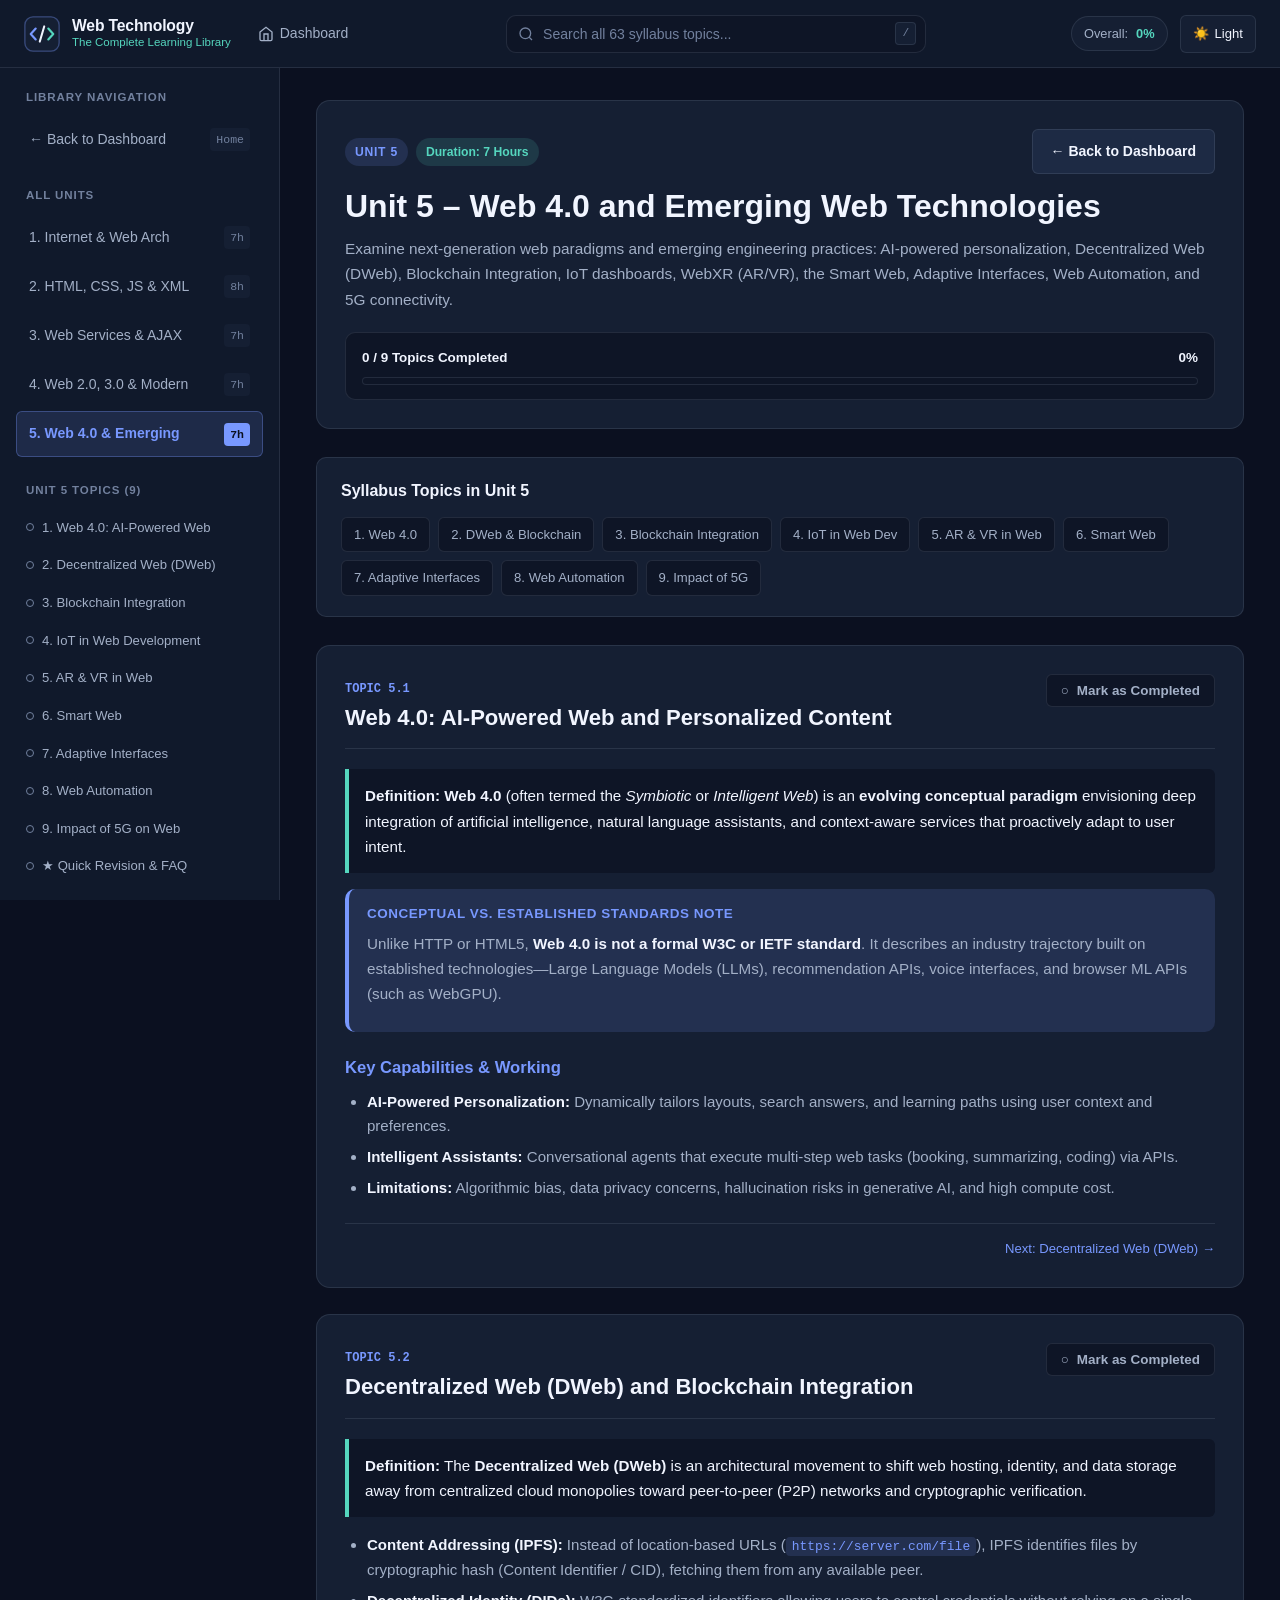
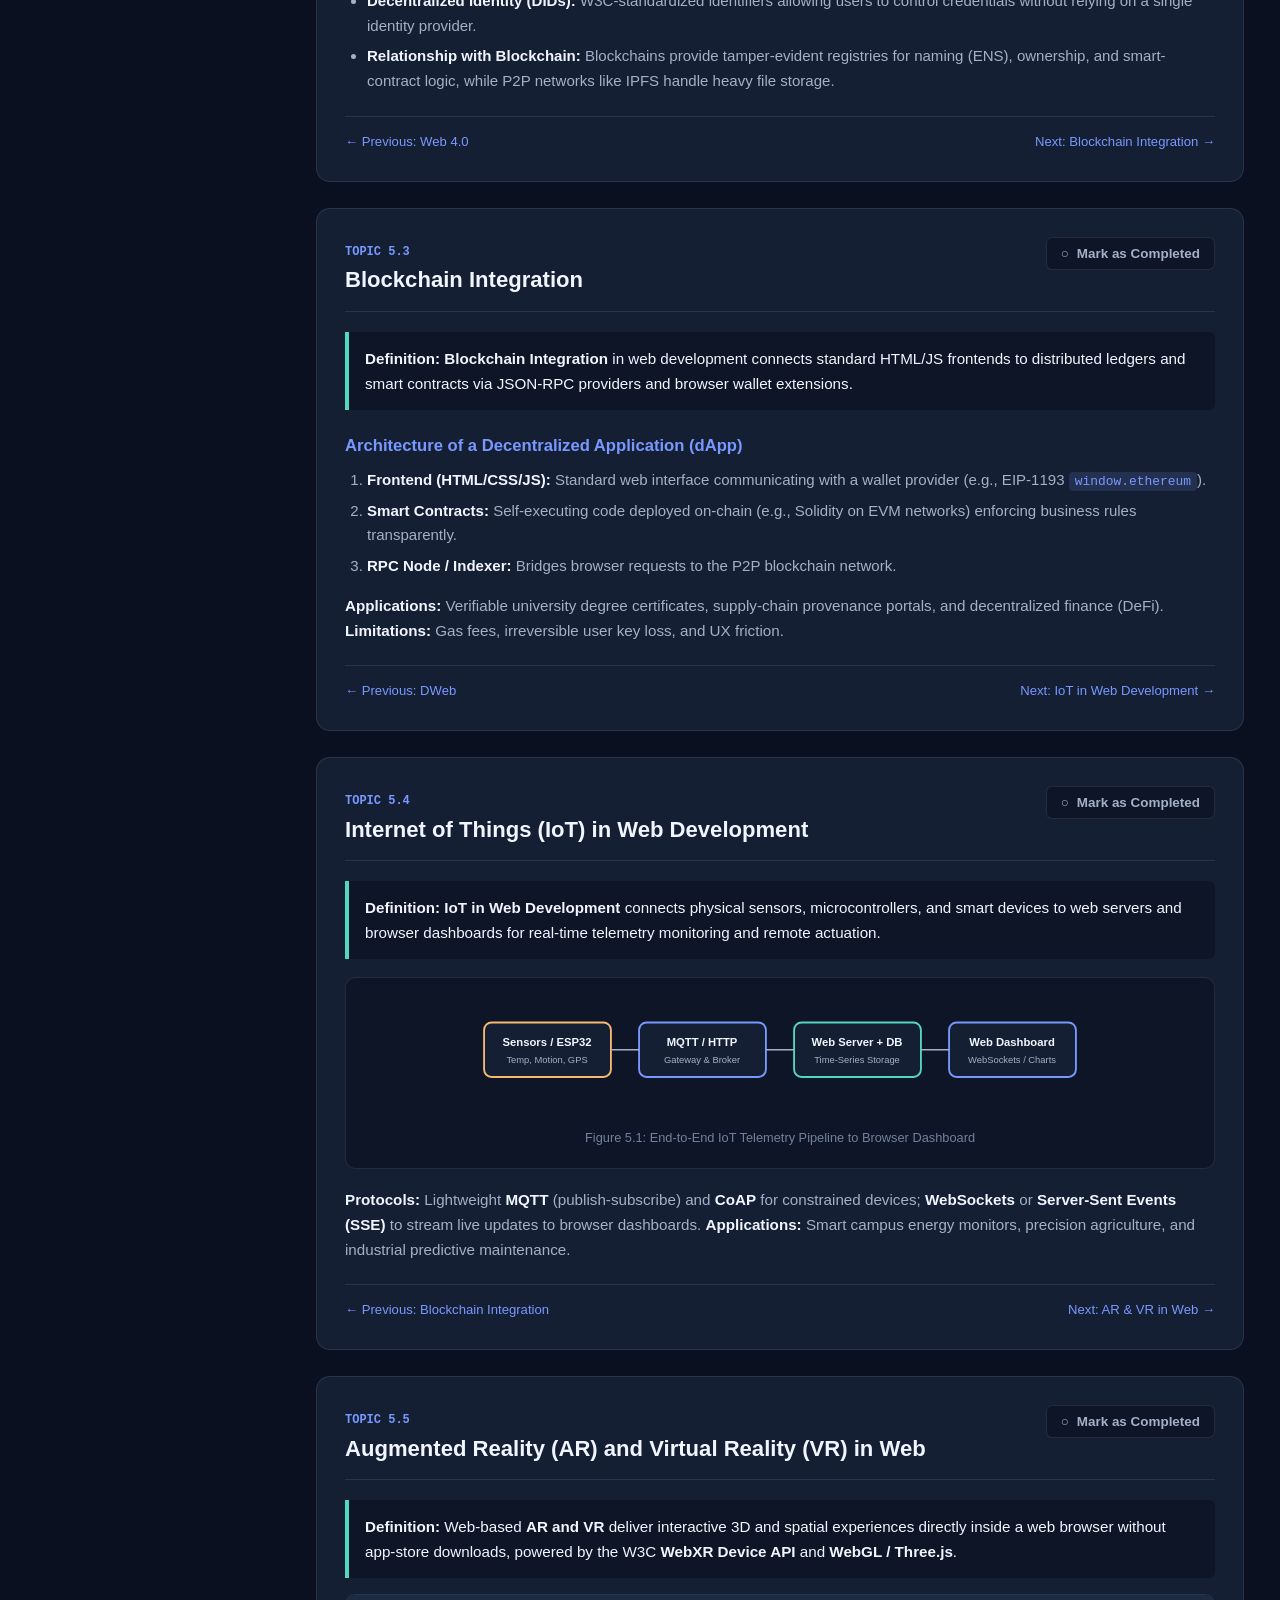
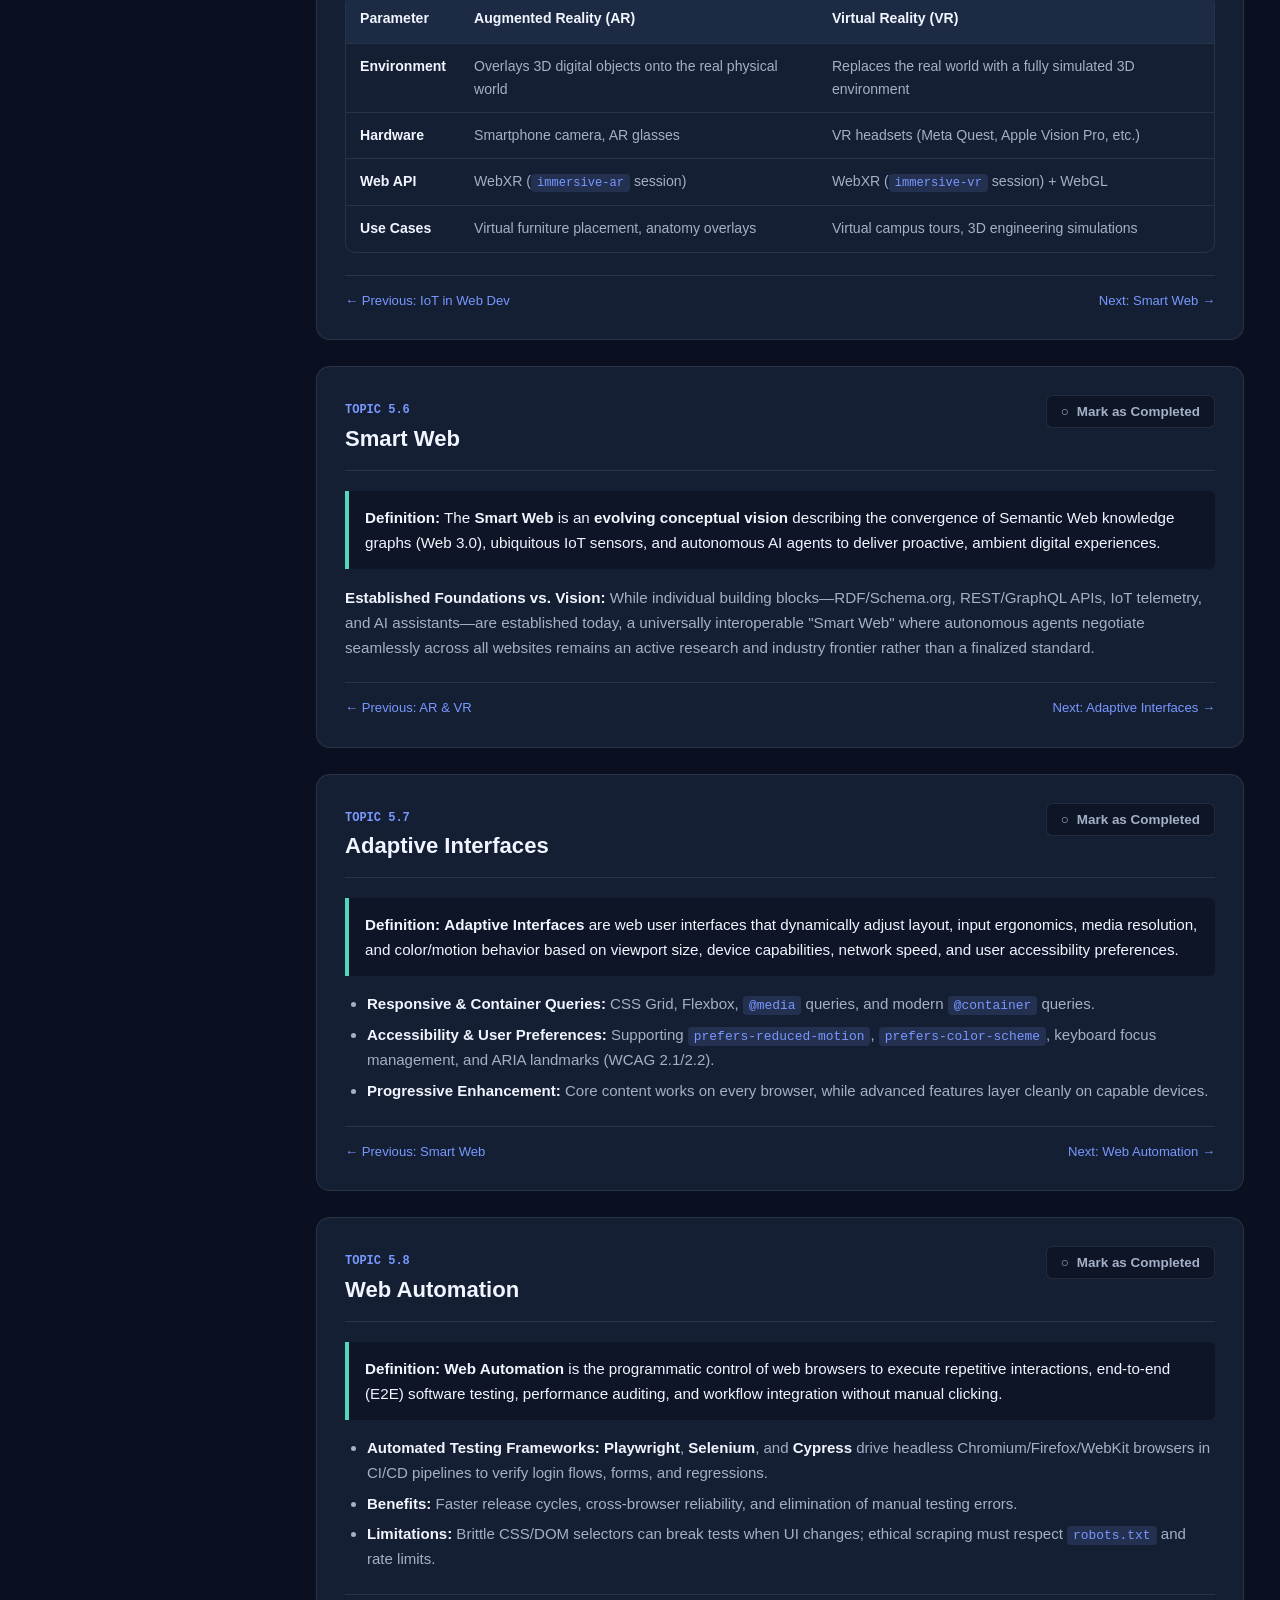
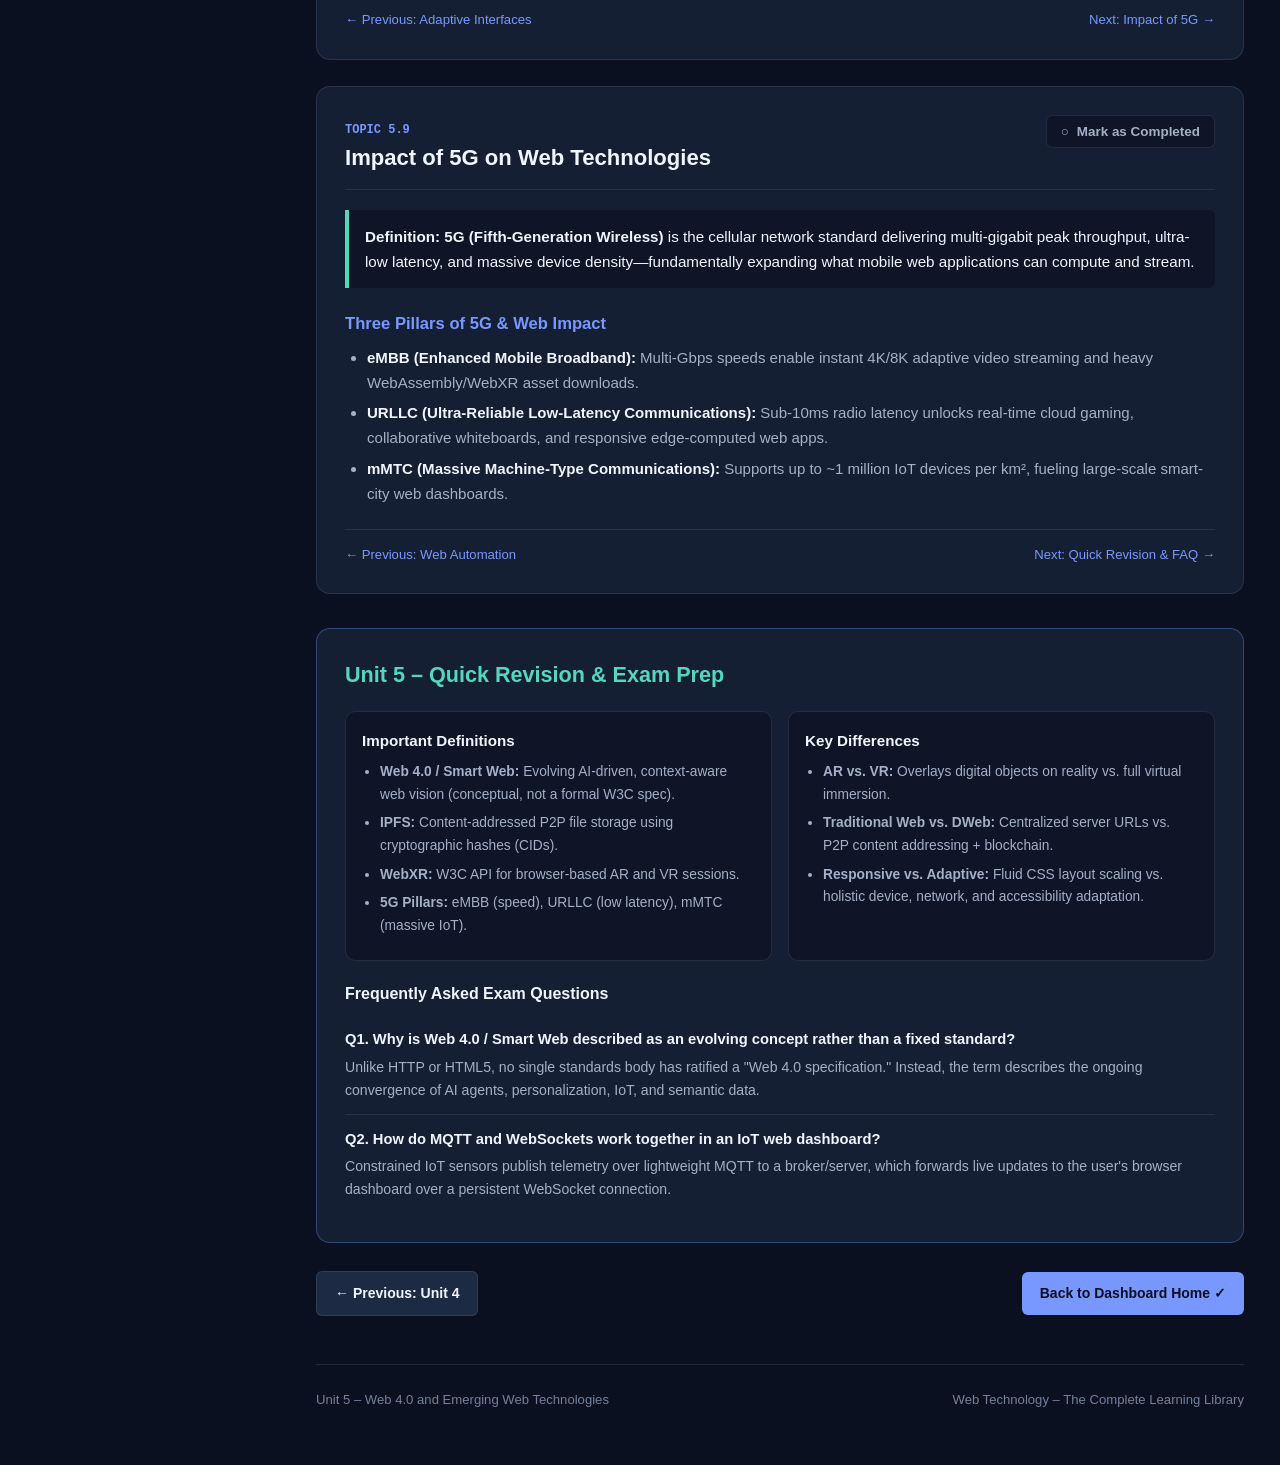
<file: web-technology-learning-library (1)/web-technology-learning-library/unit-5.html>
<!DOCTYPE html>
<html lang="en" data-theme="dark">
<head>
  <meta charset="UTF-8">
  <meta name="viewport" content="width=device-width, initial-scale=1.0">
  <meta name="description" content="Unit 5 – Web 4.0 and Emerging Web Technologies: AI-Powered Web, DWeb, Blockchain Integration, IoT, AR/VR, Smart Web, Adaptive Interfaces, Web Automation, and 5G.">
  <title>Unit 5 – Web 4.0 and Emerging Web Technologies | Web Technology Library</title>
  <link rel="icon" type="image/svg+xml" href="assets/images/logo.svg">
  <link rel="stylesheet" href="assets/css/style.css">
  <link rel="stylesheet" href="assets/css/units.css">
</head>
<body data-unit-id="5">
  <a href="#main-content" class="skip-link">Skip to main content</a>

  <header class="site-header">
    <div class="header-left">
      <button id="menu-toggle-btn" class="menu-toggle" aria-label="Toggle navigation menu" aria-expanded="false" aria-controls="site-sidebar">
        <svg width="20" height="20" viewBox="0 0 24 24" fill="none" stroke="currentColor" stroke-width="2" stroke-linecap="round"><line x1="3" y1="6" x2="21" y2="6"/><line x1="3" y1="12" x2="21" y2="12"/><line x1="3" y1="18" x2="21" y2="18"/></svg>
      </button>
      <a href="index.html" class="brand-link">
        <img src="assets/images/logo.svg" alt="Web Technology Library Logo" class="brand-logo">
        <span class="brand-text">
          <span class="brand-title">Web Technology</span>
          <span class="brand-subtitle">The Complete Learning Library</span>
        </span>
      </a>
      <nav class="header-nav" aria-label="Primary">
        <a href="index.html" class="header-home-link">
          <svg width="16" height="16" viewBox="0 0 24 24" fill="none" stroke="currentColor" stroke-width="2"><path d="M3 9l9-7 9 7v11a2 2 0 0 1-2 2H5a2 2 0 0 1-2-2z"/><polyline points="9 22 9 12 15 12 15 22"/></svg>
          <span>Dashboard</span>
        </a>
      </nav>
    </div>

    <div class="header-search" role="search">
      <div class="search-input-wrap">
        <svg class="search-icon" width="16" height="16" viewBox="0 0 24 24" fill="none" stroke="currentColor" stroke-width="2"><circle cx="11" cy="11" r="8"/><line x1="21" y1="21" x2="16.65" y2="16.65"/></svg>
        <input id="global-search-input" class="search-input" type="search" placeholder="Search all 63 syllabus topics..." aria-label="Search syllabus topics" autocomplete="off">
        <span class="search-kbd">/</span>
      </div>
      <div id="search-results-dropdown" class="search-results-dropdown" role="region" aria-label="Search results"></div>
    </div>

    <div class="header-right">
      <div class="header-progress-pill" title="Overall Syllabus Completion">
        <span>Overall:</span>
        <strong id="header-progress-percent">0%</strong>
      </div>
      <button id="theme-toggle-btn" class="theme-toggle" type="button" aria-label="Switch to light theme">
        <span aria-hidden="true">☀️</span> <span class="theme-toggle-text">Light</span>
      </button>
    </div>
  </header>

  <div class="app-layout">
    <aside id="site-sidebar" class="sidebar" aria-label="Course and Unit Navigation">
      <div class="sidebar-section-label">Library Navigation</div>
      <ul class="sidebar-nav-list">
        <li><a href="index.html" class="sidebar-link"><span>← Back to Dashboard</span><span class="sidebar-unit-badge">Home</span></a></li>
      </ul>

      <div class="sidebar-section-label">All Units</div>
      <ul class="sidebar-nav-list">
        <li><a href="unit-1.html" class="sidebar-link"><span>1. Internet &amp; Web Arch</span><span class="sidebar-unit-badge">7h</span></a></li>
        <li><a href="unit-2.html" class="sidebar-link"><span>2. HTML, CSS, JS &amp; XML</span><span class="sidebar-unit-badge">8h</span></a></li>
        <li><a href="unit-3.html" class="sidebar-link"><span>3. Web Services &amp; AJAX</span><span class="sidebar-unit-badge">7h</span></a></li>
        <li><a href="unit-4.html" class="sidebar-link"><span>4. Web 2.0, 3.0 &amp; Modern</span><span class="sidebar-unit-badge">7h</span></a></li>
        <li><a href="unit-5.html" class="sidebar-link active"><span>5. Web 4.0 &amp; Emerging</span><span class="sidebar-unit-badge">7h</span></a></li>
      </ul>

      <div class="sidebar-section-label">Unit 5 Topics (9)</div>
      <ul class="sidebar-topics-list">
        <li><a href="#u5-web4" class="sidebar-topic-link" data-topic-id="u5-web4"><span class="sidebar-topic-dot"></span><span>1. Web 4.0: AI-Powered Web</span></a></li>
        <li><a href="#u5-dweb" class="sidebar-topic-link" data-topic-id="u5-dweb"><span class="sidebar-topic-dot"></span><span>2. Decentralized Web (DWeb)</span></a></li>
        <li><a href="#u5-blockchain-int" class="sidebar-topic-link" data-topic-id="u5-blockchain-int"><span class="sidebar-topic-dot"></span><span>3. Blockchain Integration</span></a></li>
        <li><a href="#u5-iot" class="sidebar-topic-link" data-topic-id="u5-iot"><span class="sidebar-topic-dot"></span><span>4. IoT in Web Development</span></a></li>
        <li><a href="#u5-ar-vr" class="sidebar-topic-link" data-topic-id="u5-ar-vr"><span class="sidebar-topic-dot"></span><span>5. AR &amp; VR in Web</span></a></li>
        <li><a href="#u5-smart-web" class="sidebar-topic-link" data-topic-id="u5-smart-web"><span class="sidebar-topic-dot"></span><span>6. Smart Web</span></a></li>
        <li><a href="#u5-adaptive" class="sidebar-topic-link" data-topic-id="u5-adaptive"><span class="sidebar-topic-dot"></span><span>7. Adaptive Interfaces</span></a></li>
        <li><a href="#u5-automation" class="sidebar-topic-link" data-topic-id="u5-automation"><span class="sidebar-topic-dot"></span><span>8. Web Automation</span></a></li>
        <li><a href="#u5-5g" class="sidebar-topic-link" data-topic-id="u5-5g"><span class="sidebar-topic-dot"></span><span>9. Impact of 5G on Web</span></a></li>
        <li><a href="#unit-5-revision" class="sidebar-topic-link"><span class="sidebar-topic-dot"></span><span>★ Quick Revision &amp; FAQ</span></a></li>
      </ul>
    </aside>
    <div id="sidebar-overlay" class="sidebar-overlay"></div>

    <main id="main-content" class="main-content">
      <div class="content-container">

        <section class="unit-hero">
          <div class="unit-hero-top">
            <div class="unit-hero-badges">
              <span class="badge-unit">Unit 5</span>
              <span class="badge-duration">Duration: 7 Hours</span>
            </div>
            <a href="index.html" class="btn btn-secondary">← Back to Dashboard</a>
          </div>
          <h1>Unit 5 – Web 4.0 and Emerging Web Technologies</h1>
          <p class="unit-hero-desc">Examine next-generation web paradigms and emerging engineering practices: AI-powered personalization, Decentralized Web (DWeb), Blockchain Integration, IoT dashboards, WebXR (AR/VR), the Smart Web, Adaptive Interfaces, Web Automation, and 5G connectivity.</p>
          <div class="unit-progress-box">
            <div class="unit-progress-row">
              <span id="unit-progress-count">0 / 9 Topics Completed</span>
              <strong id="unit-progress-percent">0%</strong>
            </div>
            <div class="progress-track"><div id="unit-progress-bar" class="progress-fill"></div></div>
          </div>
        </section>

        <section class="topic-index-card" aria-label="Unit 5 Topic Index">
          <h2>Syllabus Topics in Unit 5</h2>
          <div class="topic-pill-grid">
            <a href="#u5-web4" class="topic-pill" data-topic-id="u5-web4">1. Web 4.0</a>
            <a href="#u5-dweb" class="topic-pill" data-topic-id="u5-dweb">2. DWeb &amp; Blockchain</a>
            <a href="#u5-blockchain-int" class="topic-pill" data-topic-id="u5-blockchain-int">3. Blockchain Integration</a>
            <a href="#u5-iot" class="topic-pill" data-topic-id="u5-iot">4. IoT in Web Dev</a>
            <a href="#u5-ar-vr" class="topic-pill" data-topic-id="u5-ar-vr">5. AR &amp; VR in Web</a>
            <a href="#u5-smart-web" class="topic-pill" data-topic-id="u5-smart-web">6. Smart Web</a>
            <a href="#u5-adaptive" class="topic-pill" data-topic-id="u5-adaptive">7. Adaptive Interfaces</a>
            <a href="#u5-automation" class="topic-pill" data-topic-id="u5-automation">8. Web Automation</a>
            <a href="#u5-5g" class="topic-pill" data-topic-id="u5-5g">9. Impact of 5G</a>
          </div>
        </section>

        <!-- 5.1 Web 4.0 -->
        <article id="u5-web4" class="topic-section" data-topic-id="u5-web4">
          <div class="topic-header"><div class="topic-title-wrap"><span class="topic-number">TOPIC 5.1</span><h2>Web 4.0: AI-Powered Web and Personalized Content</h2></div><button type="button" class="complete-btn" data-topic-id="u5-web4" aria-pressed="false">○ Mark as Completed</button></div>
          <div class="topic-body">
            <div class="definition-box"><p><strong>Definition:</strong> <strong>Web 4.0</strong> (often termed the <em>Symbiotic</em> or <em>Intelligent Web</em>) is an <strong>evolving conceptual paradigm</strong> envisioning deep integration of artificial intelligence, natural language assistants, and context-aware services that proactively adapt to user intent.</p></div>
            <div class="callout">
              <div class="callout-title">Conceptual vs. Established Standards Note</div>
              <p>Unlike HTTP or HTML5, <strong>Web 4.0 is not a formal W3C or IETF standard</strong>. It describes an industry trajectory built on established technologies—Large Language Models (LLMs), recommendation APIs, voice interfaces, and browser ML APIs (such as WebGPU).</p>
            </div>
            <h3>Key Capabilities &amp; Working</h3>
            <ul>
              <li><strong>AI-Powered Personalization:</strong> Dynamically tailors layouts, search answers, and learning paths using user context and preferences.</li>
              <li><strong>Intelligent Assistants:</strong> Conversational agents that execute multi-step web tasks (booking, summarizing, coding) via APIs.</li>
              <li><strong>Limitations:</strong> Algorithmic bias, data privacy concerns, hallucination risks in generative AI, and high compute cost.</li>
            </ul>
            <div class="topic-nav-bar"><span></span><a href="#u5-dweb">Next: Decentralized Web (DWeb) →</a></div>
          </div>
        </article>

        <!-- 5.2 Decentralized Web (DWeb) -->
        <article id="u5-dweb" class="topic-section" data-topic-id="u5-dweb">
          <div class="topic-header"><div class="topic-title-wrap"><span class="topic-number">TOPIC 5.2</span><h2>Decentralized Web (DWeb) and Blockchain Integration</h2></div><button type="button" class="complete-btn" data-topic-id="u5-dweb" aria-pressed="false">○ Mark as Completed</button></div>
          <div class="topic-body">
            <div class="definition-box"><p><strong>Definition:</strong> The <strong>Decentralized Web (DWeb)</strong> is an architectural movement to shift web hosting, identity, and data storage away from centralized cloud monopolies toward peer-to-peer (P2P) networks and cryptographic verification.</p></div>
            <ul>
              <li><strong>Content Addressing (IPFS):</strong> Instead of location-based URLs (<code>https://server.com/file</code>), IPFS identifies files by cryptographic hash (Content Identifier / CID), fetching them from any available peer.</li>
              <li><strong>Decentralized Identity (DIDs):</strong> W3C-standardized identifiers allowing users to control credentials without relying on a single identity provider.</li>
              <li><strong>Relationship with Blockchain:</strong> Blockchains provide tamper-evident registries for naming (ENS), ownership, and smart-contract logic, while P2P networks like IPFS handle heavy file storage.</li>
            </ul>
            <div class="topic-nav-bar"><a href="#u5-web4">← Previous: Web 4.0</a><a href="#u5-blockchain-int">Next: Blockchain Integration →</a></div>
          </div>
        </article>

        <!-- 5.3 Blockchain Integration -->
        <article id="u5-blockchain-int" class="topic-section" data-topic-id="u5-blockchain-int">
          <div class="topic-header"><div class="topic-title-wrap"><span class="topic-number">TOPIC 5.3</span><h2>Blockchain Integration</h2></div><button type="button" class="complete-btn" data-topic-id="u5-blockchain-int" aria-pressed="false">○ Mark as Completed</button></div>
          <div class="topic-body">
            <div class="definition-box"><p><strong>Definition:</strong> <strong>Blockchain Integration</strong> in web development connects standard HTML/JS frontends to distributed ledgers and smart contracts via JSON-RPC providers and browser wallet extensions.</p></div>
            <h3>Architecture of a Decentralized Application (dApp)</h3>
            <ol>
              <li><strong>Frontend (HTML/CSS/JS):</strong> Standard web interface communicating with a wallet provider (e.g., EIP-1193 <code>window.ethereum</code>).</li>
              <li><strong>Smart Contracts:</strong> Self-executing code deployed on-chain (e.g., Solidity on EVM networks) enforcing business rules transparently.</li>
              <li><strong>RPC Node / Indexer:</strong> Bridges browser requests to the P2P blockchain network.</li>
            </ol>
            <p><strong>Applications:</strong> Verifiable university degree certificates, supply-chain provenance portals, and decentralized finance (DeFi). <strong>Limitations:</strong> Gas fees, irreversible user key loss, and UX friction.</p>
            <div class="topic-nav-bar"><a href="#u5-dweb">← Previous: DWeb</a><a href="#u5-iot">Next: IoT in Web Development →</a></div>
          </div>
        </article>

        <!-- 5.4 IoT in Web Development -->
        <article id="u5-iot" class="topic-section" data-topic-id="u5-iot">
          <div class="topic-header"><div class="topic-title-wrap"><span class="topic-number">TOPIC 5.4</span><h2>Internet of Things (IoT) in Web Development</h2></div><button type="button" class="complete-btn" data-topic-id="u5-iot" aria-pressed="false">○ Mark as Completed</button></div>
          <div class="topic-body">
            <div class="definition-box"><p><strong>Definition:</strong> <strong>IoT in Web Development</strong> connects physical sensors, microcontrollers, and smart devices to web servers and browser dashboards for real-time telemetry monitoring and remote actuation.</p></div>
            <div class="diagram-box">
              <svg viewBox="0 0 660 115" width="620" height="110" role="img" aria-label="IoT to Web Dashboard Architecture">
                <rect x="15" y="25" width="135" height="58" rx="8" fill="#151F33" stroke="#F5B971" stroke-width="2"/>
                <text x="82" y="50" fill="#F1F5FF" font-size="12" font-weight="700" text-anchor="middle">Sensors / ESP32</text>
                <text x="82" y="68" fill="#A3B0C7" font-size="10" text-anchor="middle">Temp, Motion, GPS</text>

                <rect x="180" y="25" width="135" height="58" rx="8" fill="#151F33" stroke="#7898FF" stroke-width="2"/>
                <text x="247" y="50" fill="#F1F5FF" font-size="12" font-weight="700" text-anchor="middle">MQTT / HTTP</text>
                <text x="247" y="68" fill="#A3B0C7" font-size="10" text-anchor="middle">Gateway &amp; Broker</text>

                <rect x="345" y="25" width="135" height="58" rx="8" fill="#151F33" stroke="#55D6BE" stroke-width="2"/>
                <text x="412" y="50" fill="#F1F5FF" font-size="12" font-weight="700" text-anchor="middle">Web Server + DB</text>
                <text x="412" y="68" fill="#A3B0C7" font-size="10" text-anchor="middle">Time-Series Storage</text>

                <rect x="510" y="25" width="135" height="58" rx="8" fill="#151F33" stroke="#7898FF" stroke-width="2"/>
                <text x="577" y="50" fill="#F1F5FF" font-size="12" font-weight="700" text-anchor="middle">Web Dashboard</text>
                <text x="577" y="68" fill="#A3B0C7" font-size="10" text-anchor="middle">WebSockets / Charts</text>

                <line x1="150" y1="54" x2="180" y2="54" stroke="#A3B0C7" stroke-width="1.5"/>
                <line x1="315" y1="54" x2="345" y2="54" stroke="#A3B0C7" stroke-width="1.5"/>
                <line x1="480" y1="54" x2="510" y2="54" stroke="#A3B0C7" stroke-width="1.5"/>
              </svg>
              <div class="diagram-caption">Figure 5.1: End-to-End IoT Telemetry Pipeline to Browser Dashboard</div>
            </div>
            <p><strong>Protocols:</strong> Lightweight <strong>MQTT</strong> (publish-subscribe) and <strong>CoAP</strong> for constrained devices; <strong>WebSockets</strong> or <strong>Server-Sent Events (SSE)</strong> to stream live updates to browser dashboards. <strong>Applications:</strong> Smart campus energy monitors, precision agriculture, and industrial predictive maintenance.</p>
            <div class="topic-nav-bar"><a href="#u5-blockchain-int">← Previous: Blockchain Integration</a><a href="#u5-ar-vr">Next: AR &amp; VR in Web →</a></div>
          </div>
        </article>

        <!-- 5.5 AR and VR in Web -->
        <article id="u5-ar-vr" class="topic-section" data-topic-id="u5-ar-vr">
          <div class="topic-header"><div class="topic-title-wrap"><span class="topic-number">TOPIC 5.5</span><h2>Augmented Reality (AR) and Virtual Reality (VR) in Web</h2></div><button type="button" class="complete-btn" data-topic-id="u5-ar-vr" aria-pressed="false">○ Mark as Completed</button></div>
          <div class="topic-body">
            <div class="definition-box"><p><strong>Definition:</strong> Web-based <strong>AR and VR</strong> deliver interactive 3D and spatial experiences directly inside a web browser without app-store downloads, powered by the W3C <strong>WebXR Device API</strong> and <strong>WebGL / Three.js</strong>.</p></div>
            <div class="table-responsive">
              <table>
                <thead><tr><th>Parameter</th><th>Augmented Reality (AR)</th><th>Virtual Reality (VR)</th></tr></thead>
                <tbody>
                  <tr><td><strong>Environment</strong></td><td>Overlays 3D digital objects onto the real physical world</td><td>Replaces the real world with a fully simulated 3D environment</td></tr>
                  <tr><td><strong>Hardware</strong></td><td>Smartphone camera, AR glasses</td><td>VR headsets (Meta Quest, Apple Vision Pro, etc.)</td></tr>
                  <tr><td><strong>Web API</strong></td><td>WebXR (<code>immersive-ar</code> session)</td><td>WebXR (<code>immersive-vr</code> session) + WebGL</td></tr>
                  <tr><td><strong>Use Cases</strong></td><td>Virtual furniture placement, anatomy overlays</td><td>Virtual campus tours, 3D engineering simulations</td></tr>
                </tbody>
              </table>
            </div>
            <div class="topic-nav-bar"><a href="#u5-iot">← Previous: IoT in Web Dev</a><a href="#u5-smart-web">Next: Smart Web →</a></div>
          </div>
        </article>

        <!-- 5.6 Smart Web -->
        <article id="u5-smart-web" class="topic-section" data-topic-id="u5-smart-web">
          <div class="topic-header"><div class="topic-title-wrap"><span class="topic-number">TOPIC 5.6</span><h2>Smart Web</h2></div><button type="button" class="complete-btn" data-topic-id="u5-smart-web" aria-pressed="false">○ Mark as Completed</button></div>
          <div class="topic-body">
            <div class="definition-box"><p><strong>Definition:</strong> The <strong>Smart Web</strong> is an <strong>evolving conceptual vision</strong> describing the convergence of Semantic Web knowledge graphs (Web 3.0), ubiquitous IoT sensors, and autonomous AI agents to deliver proactive, ambient digital experiences.</p></div>
            <p><strong>Established Foundations vs. Vision:</strong> While individual building blocks—RDF/Schema.org, REST/GraphQL APIs, IoT telemetry, and AI assistants—are established today, a universally interoperable "Smart Web" where autonomous agents negotiate seamlessly across all websites remains an active research and industry frontier rather than a finalized standard.</p>
            <div class="topic-nav-bar"><a href="#u5-ar-vr">← Previous: AR &amp; VR</a><a href="#u5-adaptive">Next: Adaptive Interfaces →</a></div>
          </div>
        </article>

        <!-- 5.7 Adaptive Interfaces -->
        <article id="u5-adaptive" class="topic-section" data-topic-id="u5-adaptive">
          <div class="topic-header"><div class="topic-title-wrap"><span class="topic-number">TOPIC 5.7</span><h2>Adaptive Interfaces</h2></div><button type="button" class="complete-btn" data-topic-id="u5-adaptive" aria-pressed="false">○ Mark as Completed</button></div>
          <div class="topic-body">
            <div class="definition-box"><p><strong>Definition:</strong> <strong>Adaptive Interfaces</strong> are web user interfaces that dynamically adjust layout, input ergonomics, media resolution, and color/motion behavior based on viewport size, device capabilities, network speed, and user accessibility preferences.</p></div>
            <ul>
              <li><strong>Responsive &amp; Container Queries:</strong> CSS Grid, Flexbox, <code>@media</code> queries, and modern <code>@container</code> queries.</li>
              <li><strong>Accessibility &amp; User Preferences:</strong> Supporting <code>prefers-reduced-motion</code>, <code>prefers-color-scheme</code>, keyboard focus management, and ARIA landmarks (WCAG 2.1/2.2).</li>
              <li><strong>Progressive Enhancement:</strong> Core content works on every browser, while advanced features layer cleanly on capable devices.</li>
            </ul>
            <div class="topic-nav-bar"><a href="#u5-smart-web">← Previous: Smart Web</a><a href="#u5-automation">Next: Web Automation →</a></div>
          </div>
        </article>

        <!-- 5.8 Web Automation -->
        <article id="u5-automation" class="topic-section" data-topic-id="u5-automation">
          <div class="topic-header"><div class="topic-title-wrap"><span class="topic-number">TOPIC 5.8</span><h2>Web Automation</h2></div><button type="button" class="complete-btn" data-topic-id="u5-automation" aria-pressed="false">○ Mark as Completed</button></div>
          <div class="topic-body">
            <div class="definition-box"><p><strong>Definition:</strong> <strong>Web Automation</strong> is the programmatic control of web browsers to execute repetitive interactions, end-to-end (E2E) software testing, performance auditing, and workflow integration without manual clicking.</p></div>
            <ul>
              <li><strong>Automated Testing Frameworks:</strong> <strong>Playwright</strong>, <strong>Selenium</strong>, and <strong>Cypress</strong> drive headless Chromium/Firefox/WebKit browsers in CI/CD pipelines to verify login flows, forms, and regressions.</li>
              <li><strong>Benefits:</strong> Faster release cycles, cross-browser reliability, and elimination of manual testing errors.</li>
              <li><strong>Limitations:</strong> Brittle CSS/DOM selectors can break tests when UI changes; ethical scraping must respect <code>robots.txt</code> and rate limits.</li>
            </ul>
            <div class="topic-nav-bar"><a href="#u5-adaptive">← Previous: Adaptive Interfaces</a><a href="#u5-5g">Next: Impact of 5G →</a></div>
          </div>
        </article>

        <!-- 5.9 Impact of 5G on Web Technologies -->
        <article id="u5-5g" class="topic-section" data-topic-id="u5-5g">
          <div class="topic-header"><div class="topic-title-wrap"><span class="topic-number">TOPIC 5.9</span><h2>Impact of 5G on Web Technologies</h2></div><button type="button" class="complete-btn" data-topic-id="u5-5g" aria-pressed="false">○ Mark as Completed</button></div>
          <div class="topic-body">
            <div class="definition-box"><p><strong>Definition:</strong> <strong>5G (Fifth-Generation Wireless)</strong> is the cellular network standard delivering multi-gigabit peak throughput, ultra-low latency, and massive device density—fundamentally expanding what mobile web applications can compute and stream.</p></div>
            <h3>Three Pillars of 5G &amp; Web Impact</h3>
            <ul>
              <li><strong>eMBB (Enhanced Mobile Broadband):</strong> Multi-Gbps speeds enable instant 4K/8K adaptive video streaming and heavy WebAssembly/WebXR asset downloads.</li>
              <li><strong>URLLC (Ultra-Reliable Low-Latency Communications):</strong> Sub-10ms radio latency unlocks real-time cloud gaming, collaborative whiteboards, and responsive edge-computed web apps.</li>
              <li><strong>mMTC (Massive Machine-Type Communications):</strong> Supports up to ~1 million IoT devices per km², fueling large-scale smart-city web dashboards.</li>
            </ul>
            <div class="topic-nav-bar"><a href="#u5-automation">← Previous: Web Automation</a><a href="#unit-5-revision">Next: Quick Revision &amp; FAQ →</a></div>
          </div>
        </article>

        <!-- UNIT 5 QUICK REVISION -->
        <section id="unit-5-revision" class="revision-section" aria-labelledby="u5-rev-title">
          <h2 id="u5-rev-title">Unit 5 – Quick Revision &amp; Exam Prep</h2>
          <div class="revision-grid">
            <div class="revision-card">
              <h3>Important Definitions</h3>
              <ul>
                <li><strong>Web 4.0 / Smart Web:</strong> Evolving AI-driven, context-aware web vision (conceptual, not a formal W3C spec).</li>
                <li><strong>IPFS:</strong> Content-addressed P2P file storage using cryptographic hashes (CIDs).</li>
                <li><strong>WebXR:</strong> W3C API for browser-based AR and VR sessions.</li>
                <li><strong>5G Pillars:</strong> eMBB (speed), URLLC (low latency), mMTC (massive IoT).</li>
              </ul>
            </div>
            <div class="revision-card">
              <h3>Key Differences</h3>
              <ul>
                <li><strong>AR vs. VR:</strong> Overlays digital objects on reality vs. full virtual immersion.</li>
                <li><strong>Traditional Web vs. DWeb:</strong> Centralized server URLs vs. P2P content addressing + blockchain.</li>
                <li><strong>Responsive vs. Adaptive:</strong> Fluid CSS layout scaling vs. holistic device, network, and accessibility adaptation.</li>
              </ul>
            </div>
          </div>
          <div style="margin-top:20px;">
            <h3 style="font-size:1rem;margin-bottom:8px;">Frequently Asked Exam Questions</h3>
            <div class="faq-item">
              <div class="faq-question">Q1. Why is Web 4.0 / Smart Web described as an evolving concept rather than a fixed standard?</div>
              <div class="faq-answer">Unlike HTTP or HTML5, no single standards body has ratified a "Web 4.0 specification." Instead, the term describes the ongoing convergence of AI agents, personalization, IoT, and semantic data.</div>
            </div>
            <div class="faq-item">
              <div class="faq-question">Q2. How do MQTT and WebSockets work together in an IoT web dashboard?</div>
              <div class="faq-answer">Constrained IoT sensors publish telemetry over lightweight MQTT to a broker/server, which forwards live updates to the user's browser dashboard over a persistent WebSocket connection.</div>
            </div>
          </div>
        </section>

        <nav class="unit-pagination" aria-label="Unit Pagination">
          <a href="unit-4.html" class="btn btn-secondary">← Previous: Unit 4</a>
          <a href="index.html" class="btn btn-primary">Back to Dashboard Home ✓</a>
        </nav>

        <footer class="site-footer">
          <span>Unit 5 – Web 4.0 and Emerging Web Technologies</span>
          <span>Web Technology – The Complete Learning Library</span>
        </footer>
      </div>
    </main>
  </div>

  <script src="assets/js/syllabus-data.js"></script>
  <script src="assets/js/progress.js"></script>
  <script src="assets/js/search.js"></script>
  <script src="assets/js/navigation.js"></script>
  <script src="assets/js/main.js"></script>
</body>
</html>
</file>
<file: web-technology-learning-library (1)/web-technology-learning-library/assets/css/style.css>
/* ==========================================================================
   Web Technology – The Complete Learning Library
   Core Stylesheet: Theme Variables, Typography, Layout, Components
   ========================================================================== */

:root {
  /* Dark Theme (Default) */
  --bg-primary: #0B1020;
  --bg-sidebar: #10192B;
  --bg-card: #151F33;
  --bg-card-hover: #1A263E;
  --bg-elevated: #1D2A44;
  --bg-code: #080C18;
  --bg-input: #0E1526;

  --accent-primary: #7898FF;
  --accent-primary-soft: rgba(120, 152, 255, 0.14);
  --accent-secondary: #55D6BE;
  --accent-secondary-soft: rgba(85, 214, 190, 0.14);
  --accent-warning: #F5B971;
  --accent-warning-soft: rgba(245, 185, 113, 0.14);
  --accent-danger: #FF7B89;

  --text-primary: #F1F5FF;
  --text-secondary: #A3B0C7;
  --text-muted: #72819E;

  --border-color: rgba(163, 176, 199, 0.14);
  --border-strong: rgba(120, 152, 255, 0.32);

  --shadow-sm: 0 2px 8px rgba(0, 0, 0, 0.25);
  --shadow-md: 0 8px 24px rgba(0, 0, 0, 0.35);

  --radius-sm: 6px;
  --radius-md: 10px;
  --radius-lg: 14px;

  --sidebar-width: 280px;
  --header-height: 68px;
  --font-sans: 'Inter', -apple-system, BlinkMacSystemFont, 'Segoe UI', Roboto, Oxygen, Ubuntu, sans-serif;
  --font-mono: 'JetBrains Mono', 'Fira Code', 'Cascadia Code', Consolas, monospace;
}

[data-theme="light"] {
  --bg-primary: #F4F7FB;
  --bg-sidebar: #FFFFFF;
  --bg-card: #FFFFFF;
  --bg-card-hover: #F8FAFF;
  --bg-elevated: #EEF3FA;
  --bg-code: #111827;
  --bg-input: #F0F4FA;

  --accent-primary: #3B5BDB;
  --accent-primary-soft: rgba(59, 91, 219, 0.1);
  --accent-secondary: #0CA678;
  --accent-secondary-soft: rgba(12, 166, 120, 0.1);
  --accent-warning: #D97706;
  --accent-warning-soft: rgba(217, 119, 6, 0.1);
  --accent-danger: #DC2626;

  --text-primary: #111827;
  --text-secondary: #4B5563;
  --text-muted: #6B7280;

  --border-color: rgba(17, 24, 39, 0.1);
  --border-strong: rgba(59, 91, 219, 0.35);

  --shadow-sm: 0 1px 4px rgba(15, 23, 42, 0.06);
  --shadow-md: 0 6px 20px rgba(15, 23, 42, 0.08);
}

/* Reset & Base */
*, *::before, *::after {
  box-sizing: border-box;
  margin: 0;
  padding: 0;
}

html {
  scroll-behavior: smooth;
  scroll-padding-top: calc(var(--header-height) + 20px);
  font-size: 16px;
}

body {
  font-family: var(--font-sans);
  background-color: var(--bg-primary);
  color: var(--text-primary);
  line-height: 1.65;
  -webkit-font-smoothing: antialiased;
  overflow-x: hidden;
  transition: background-color 0.2s ease, color 0.2s ease;
}

a {
  color: var(--accent-primary);
  text-decoration: none;
  transition: color 0.15s ease;
}

a:hover {
  color: var(--accent-secondary);
}

button {
  font-family: inherit;
  cursor: pointer;
  border: none;
  background: none;
  color: inherit;
}

:focus-visible {
  outline: 2px solid var(--accent-primary);
  outline-offset: 2px;
}

/* Skip to content link for accessibility */
.skip-link {
  position: absolute;
  top: -100px;
  left: 16px;
  background: var(--accent-primary);
  color: #0B1020;
  font-weight: 600;
  padding: 8px 14px;
  border-radius: var(--radius-sm);
  z-index: 2000;
}

.skip-link:focus {
  top: 12px;
}

/* ==========================================================================
   Header
   ========================================================================== */
.site-header {
  position: fixed;
  top: 0;
  left: 0;
  right: 0;
  height: var(--header-height);
  background-color: var(--bg-sidebar);
  border-bottom: 1px solid var(--border-color);
  display: flex;
  align-items: center;
  justify-content: space-between;
  padding: 0 24px;
  gap: 16px;
  z-index: 1000;
}

.header-left {
  display: flex;
  align-items: center;
  gap: 14px;
  min-width: 0;
}

.menu-toggle {
  display: none;
  align-items: center;
  justify-content: center;
  width: 40px;
  height: 40px;
  border-radius: var(--radius-sm);
  border: 1px solid var(--border-color);
  background: var(--bg-card);
  color: var(--text-primary);
}

.brand-link {
  display: flex;
  align-items: center;
  gap: 12px;
  color: var(--text-primary);
  text-decoration: none;
}

.brand-logo {
  width: 36px;
  height: 36px;
  flex-shrink: 0;
}

.brand-text {
  display: flex;
  flex-direction: column;
  line-height: 1.2;
}

.brand-title {
  font-size: 0.98rem;
  font-weight: 700;
  letter-spacing: -0.01em;
  color: var(--text-primary);
}

.brand-subtitle {
  font-size: 0.72rem;
  color: var(--accent-secondary);
  font-weight: 500;
}

.header-nav {
  display: flex;
  align-items: center;
  gap: 8px;
}

.header-home-link {
  display: inline-flex;
  align-items: center;
  gap: 6px;
  padding: 7px 12px;
  border-radius: var(--radius-sm);
  font-size: 0.875rem;
  font-weight: 500;
  color: var(--text-secondary);
  border: 1px solid transparent;
}

.header-home-link:hover,
.header-home-link.active {
  color: var(--text-primary);
  background: var(--accent-primary-soft);
  border-color: var(--border-strong);
}

/* Search Bar */
.header-search {
  position: relative;
  flex: 1;
  max-width: 420px;
}

.search-input-wrap {
  position: relative;
  display: flex;
  align-items: center;
}

.search-icon {
  position: absolute;
  left: 12px;
  color: var(--text-muted);
  pointer-events: none;
}

.search-input {
  width: 100%;
  height: 38px;
  padding: 0 42px 0 36px;
  background-color: var(--bg-input);
  border: 1px solid var(--border-color);
  border-radius: var(--radius-md);
  color: var(--text-primary);
  font-size: 0.875rem;
  font-family: inherit;
  transition: border-color 0.15s ease;
}

.search-input::placeholder {
  color: var(--text-muted);
}

.search-input:focus {
  outline: none;
  border-color: var(--accent-primary);
}

.search-kbd {
  position: absolute;
  right: 10px;
  font-size: 0.7rem;
  font-family: var(--font-mono);
  color: var(--text-muted);
  background: var(--bg-card);
  border: 1px solid var(--border-color);
  padding: 1px 6px;
  border-radius: 4px;
  pointer-events: none;
}

.search-results-dropdown {
  position: absolute;
  top: calc(100% + 8px);
  left: 0;
  right: 0;
  max-height: 420px;
  overflow-y: auto;
  background: var(--bg-card);
  border: 1px solid var(--border-strong);
  border-radius: var(--radius-md);
  box-shadow: var(--shadow-md);
  display: none;
  z-index: 1200;
}

.search-results-dropdown.open {
  display: block;
}

.search-result-item {
  display: block;
  padding: 12px 14px;
  border-bottom: 1px solid var(--border-color);
  color: var(--text-primary);
  transition: background 0.12s ease;
}

.search-result-item:last-child {
  border-bottom: none;
}

.search-result-item:hover {
  background: var(--bg-card-hover);
}

.search-result-meta {
  display: flex;
  align-items: center;
  justify-content: space-between;
  gap: 8px;
  margin-bottom: 4px;
}

.search-result-title {
  font-size: 0.9rem;
  font-weight: 600;
  color: var(--text-primary);
}

.search-result-unit {
  font-size: 0.72rem;
  font-weight: 600;
  padding: 2px 8px;
  border-radius: 999px;
  background: var(--accent-primary-soft);
  color: var(--accent-primary);
  white-space: nowrap;
}

.search-result-desc {
  font-size: 0.8rem;
  color: var(--text-secondary);
  line-height: 1.4;
}

.search-empty {
  padding: 18px;
  text-align: center;
  font-size: 0.85rem;
  color: var(--text-muted);
}

/* Header Right Controls */
.header-right {
  display: flex;
  align-items: center;
  gap: 12px;
}

.header-progress-pill {
  display: flex;
  align-items: center;
  gap: 8px;
  padding: 6px 12px;
  border-radius: 999px;
  background: var(--bg-card);
  border: 1px solid var(--border-color);
  font-size: 0.8rem;
  color: var(--text-secondary);
  white-space: nowrap;
}

.header-progress-pill strong {
  color: var(--accent-secondary);
  font-weight: 700;
}

.theme-toggle {
  display: inline-flex;
  align-items: center;
  justify-content: center;
  gap: 6px;
  height: 38px;
  padding: 0 12px;
  border-radius: var(--radius-sm);
  background: var(--bg-card);
  border: 1px solid var(--border-color);
  color: var(--text-primary);
  font-size: 0.82rem;
  font-weight: 500;
}

.theme-toggle:hover {
  border-color: var(--accent-primary);
}

/* ==========================================================================
   App Shell (Sidebar + Main)
   ========================================================================== */
.app-layout {
  display: flex;
  padding-top: var(--header-height);
  min-height: 100vh;
}

.sidebar {
  position: fixed;
  top: var(--header-height);
  left: 0;
  bottom: 0;
  width: var(--sidebar-width);
  background-color: var(--bg-sidebar);
  border-right: 1px solid var(--border-color);
  overflow-y: auto;
  padding: 20px 16px 32px;
  z-index: 900;
  transition: transform 0.25s ease;
}

.sidebar-section-label {
  font-size: 0.72rem;
  font-weight: 700;
  text-transform: uppercase;
  letter-spacing: 0.08em;
  color: var(--text-muted);
  padding: 0 10px;
  margin-bottom: 10px;
}

.sidebar-nav-list {
  list-style: none;
  display: flex;
  flex-direction: column;
  gap: 4px;
  margin-bottom: 24px;
}

.sidebar-link {
  display: flex;
  align-items: center;
  justify-content: space-between;
  gap: 10px;
  padding: 10px 12px;
  border-radius: var(--radius-sm);
  color: var(--text-secondary);
  font-size: 0.875rem;
  font-weight: 500;
  border: 1px solid transparent;
  transition: background 0.15s ease, color 0.15s ease;
}

.sidebar-link:hover {
  background: var(--bg-card);
  color: var(--text-primary);
}

.sidebar-link.active {
  background: var(--accent-primary-soft);
  color: var(--accent-primary);
  border-color: var(--border-strong);
  font-weight: 600;
}

.sidebar-unit-badge {
  font-size: 0.72rem;
  font-family: var(--font-mono);
  padding: 2px 6px;
  border-radius: 4px;
  background: var(--bg-card);
  color: var(--text-muted);
}

.sidebar-link.active .sidebar-unit-badge {
  background: var(--accent-primary);
  color: #0B1020;
  font-weight: 700;
}

.sidebar-topics-list {
  list-style: none;
  display: flex;
  flex-direction: column;
  gap: 2px;
}

.sidebar-topic-link {
  display: flex;
  align-items: center;
  gap: 8px;
  padding: 7px 10px;
  border-radius: var(--radius-sm);
  font-size: 0.82rem;
  color: var(--text-secondary);
}

.sidebar-topic-link:hover {
  background: var(--bg-card);
  color: var(--text-primary);
}

.sidebar-topic-dot {
  width: 8px;
  height: 8px;
  border-radius: 50%;
  border: 1.5px solid var(--text-muted);
  flex-shrink: 0;
}

.sidebar-topic-link.completed .sidebar-topic-dot {
  background: var(--accent-secondary);
  border-color: var(--accent-secondary);
}

.sidebar-overlay {
  display: none;
  position: fixed;
  inset: var(--header-height) 0 0 0;
  background: rgba(0, 0, 0, 0.55);
  z-index: 850;
}

.main-content {
  margin-left: var(--sidebar-width);
  flex: 1;
  min-width: 0;
  padding: 32px 36px 64px;
}

.content-container {
  max-width: 1040px;
  margin: 0 auto;
}

/* ==========================================================================
   Shared UI Components (Buttons, Badges, Tables, Code Blocks, Callouts, SVGs)
   ========================================================================== */
.btn {
  display: inline-flex;
  align-items: center;
  justify-content: center;
  gap: 8px;
  padding: 10px 18px;
  border-radius: var(--radius-sm);
  font-size: 0.875rem;
  font-weight: 600;
  transition: transform 0.1s ease, background 0.15s ease, border-color 0.15s ease;
}

.btn-primary {
  background: var(--accent-primary);
  color: #0B1020;
}

.btn-primary:hover {
  filter: brightness(1.08);
  color: #0B1020;
}

[data-theme="light"] .btn-primary {
  color: #FFFFFF;
}

[data-theme="light"] .btn-primary:hover {
  color: #FFFFFF;
}

.btn-secondary {
  background: var(--bg-elevated);
  color: var(--text-primary);
  border: 1px solid var(--border-color);
}

.btn-secondary:hover {
  border-color: var(--accent-primary);
  color: var(--text-primary);
}

.progress-track {
  width: 100%;
  height: 8px;
  background: var(--bg-input);
  border-radius: 999px;
  overflow: hidden;
  border: 1px solid var(--border-color);
}

.progress-fill {
  height: 100%;
  width: 0%;
  background: linear-gradient(90deg, var(--accent-primary), var(--accent-secondary));
  border-radius: 999px;
  transition: width 0.3s ease;
}

/* Code Blocks */
.code-block-wrap {
  margin: 16px 0;
  border-radius: var(--radius-md);
  overflow: hidden;
  border: 1px solid var(--border-color);
  background: var(--bg-code);
}

.code-block-header {
  display: flex;
  align-items: center;
  justify-content: space-between;
  padding: 8px 14px;
  background: rgba(255, 255, 255, 0.04);
  border-bottom: 1px solid rgba(255, 255, 255, 0.08);
  font-size: 0.75rem;
  font-family: var(--font-mono);
  color: #A3B0C7;
}

.copy-code-btn {
  padding: 3px 10px;
  border-radius: 4px;
  font-size: 0.72rem;
  font-family: var(--font-sans);
  background: rgba(120, 152, 255, 0.16);
  color: #7898FF;
  border: 1px solid rgba(120, 152, 255, 0.3);
}

.copy-code-btn:hover {
  background: rgba(120, 152, 255, 0.28);
}

pre {
  margin: 0;
  padding: 16px;
  overflow-x: auto;
  font-family: var(--font-mono);
  font-size: 0.85rem;
  line-height: 1.55;
  color: #E2E8F0;
}

code {
  font-family: var(--font-mono);
  font-size: 0.86em;
  background: var(--accent-primary-soft);
  color: var(--accent-primary);
  padding: 2px 6px;
  border-radius: 4px;
}

pre code {
  background: transparent;
  color: inherit;
  padding: 0;
  font-size: inherit;
}

/* Tables */
.table-responsive {
  width: 100%;
  overflow-x: auto;
  margin: 16px 0;
  border-radius: var(--radius-md);
  border: 1px solid var(--border-color);
}

table {
  width: 100%;
  border-collapse: collapse;
  font-size: 0.88rem;
  text-align: left;
}

thead {
  background: var(--bg-elevated);
}

th {
  padding: 12px 14px;
  font-weight: 600;
  color: var(--text-primary);
  border-bottom: 1px solid var(--border-color);
  white-space: nowrap;
}

td {
  padding: 11px 14px;
  color: var(--text-secondary);
  border-bottom: 1px solid var(--border-color);
  vertical-align: top;
}

tbody tr:last-child td {
  border-bottom: none;
}

tbody tr:hover {
  background: var(--bg-card-hover);
}

/* Callout Boxes */
.callout {
  padding: 14px 18px;
  border-radius: var(--radius-md);
  margin: 16px 0;
  border-left: 4px solid var(--accent-primary);
  background: var(--accent-primary-soft);
}

.callout-title {
  font-size: 0.84rem;
  font-weight: 700;
  text-transform: uppercase;
  letter-spacing: 0.04em;
  margin-bottom: 6px;
  color: var(--accent-primary);
}

.callout.exam {
  border-left-color: var(--accent-warning);
  background: var(--accent-warning-soft);
}

.callout.exam .callout-title {
  color: var(--accent-warning);
}

.callout.revision {
  border-left-color: var(--accent-secondary);
  background: var(--accent-secondary-soft);
}

.callout.revision .callout-title {
  color: var(--accent-secondary);
}

.callout p, .callout ul {
  font-size: 0.9rem;
  color: var(--text-primary);
}

.callout ul {
  padding-left: 20px;
}

/* Diagrams */
.diagram-box {
  margin: 18px 0;
  padding: 20px;
  background: var(--bg-input);
  border: 1px solid var(--border-color);
  border-radius: var(--radius-md);
  text-align: center;
  overflow-x: auto;
}

.diagram-box svg {
  max-width: 100%;
  height: auto;
}

.diagram-caption {
  margin-top: 10px;
  font-size: 0.8rem;
  color: var(--text-muted);
}

/* Footer */
.site-footer {
  margin-top: 48px;
  padding-top: 24px;
  border-top: 1px solid var(--border-color);
  display: flex;
  flex-wrap: wrap;
  justify-content: space-between;
  gap: 12px;
  font-size: 0.82rem;
  color: var(--text-muted);
}

/* ==========================================================================
   Responsive Breakpoints
   ========================================================================== */
@media (max-width: 960px) {
  .menu-toggle {
    display: inline-flex;
  }

  .sidebar {
    transform: translateX(-100%);
  }

  .sidebar.open {
    transform: translateX(0);
    box-shadow: var(--shadow-md);
  }

  .sidebar-overlay.open {
    display: block;
  }

  .main-content {
    margin-left: 0;
    padding: 24px 20px 56px;
  }

  .header-progress-pill {
    display: none;
  }
}

@media (max-width: 640px) {
  .site-header {
    padding: 0 14px;
    gap: 10px;
  }

  .brand-subtitle,
  .header-home-link span,
  .search-kbd {
    display: none;
  }

  .header-search {
    max-width: none;
  }

  .theme-toggle-text {
    display: none;
  }

  .main-content {
    padding: 18px 14px 48px;
  }
}
</file>
<file: web-technology-learning-library (1)/web-technology-learning-library/assets/css/dashboard.css>
/* ==========================================================================
   Dashboard Stylesheet (index.html)
   ========================================================================== */

.hero-welcome {
  background: var(--bg-card);
  border: 1px solid var(--border-color);
  border-radius: var(--radius-lg);
  padding: 32px;
  margin-bottom: 24px;
  box-shadow: var(--shadow-sm);
}

.hero-eyebrow {
  display: inline-block;
  font-size: 0.76rem;
  font-weight: 700;
  text-transform: uppercase;
  letter-spacing: 0.08em;
  color: var(--accent-secondary);
  background: var(--accent-secondary-soft);
  padding: 4px 10px;
  border-radius: 999px;
  margin-bottom: 12px;
}

.hero-welcome h1 {
  font-size: clamp(1.6rem, 3vw, 2.2rem);
  font-weight: 800;
  letter-spacing: -0.02em;
  line-height: 1.2;
  margin-bottom: 10px;
  color: var(--text-primary);
}

.hero-subtitle {
  font-size: 1.02rem;
  color: var(--text-secondary);
  max-width: 680px;
  margin-bottom: 22px;
}

.hero-actions {
  display: flex;
  flex-wrap: wrap;
  gap: 12px;
}

/* Statistics Grid */
.stats-grid {
  display: grid;
  grid-template-columns: repeat(4, 1fr);
  gap: 16px;
  margin-bottom: 24px;
}

.stat-card {
  background: var(--bg-card);
  border: 1px solid var(--border-color);
  border-radius: var(--radius-md);
  padding: 20px;
  box-shadow: var(--shadow-sm);
}

.stat-label {
  font-size: 0.78rem;
  font-weight: 600;
  text-transform: uppercase;
  letter-spacing: 0.05em;
  color: var(--text-muted);
  margin-bottom: 8px;
}

.stat-value {
  font-size: 1.85rem;
  font-weight: 800;
  color: var(--text-primary);
  line-height: 1.1;
}

.stat-value.accent-blue {
  color: var(--accent-primary);
}

.stat-value.accent-teal {
  color: var(--accent-secondary);
}

/* Overall Progress Card */
.overall-progress-card {
  background: var(--bg-card);
  border: 1px solid var(--border-color);
  border-radius: var(--radius-md);
  padding: 22px 24px;
  margin-bottom: 32px;
}

.overall-progress-header {
  display: flex;
  align-items: center;
  justify-content: space-between;
  gap: 12px;
  margin-bottom: 12px;
}

.overall-progress-header h2 {
  font-size: 1rem;
  font-weight: 700;
}

.overall-progress-meta {
  font-size: 0.85rem;
  color: var(--text-secondary);
}

/* Section Headings */
.section-heading {
  font-size: 1.25rem;
  font-weight: 700;
  margin-bottom: 16px;
  color: var(--text-primary);
}

/* Units Grid */
.units-grid {
  display: grid;
  grid-template-columns: repeat(auto-fill, minmax(300px, 1fr));
  gap: 18px;
  margin-bottom: 34px;
}

.unit-card {
  background: var(--bg-card);
  border: 1px solid var(--border-color);
  border-radius: var(--radius-md);
  padding: 22px;
  display: flex;
  flex-direction: column;
  justify-content: space-between;
  gap: 16px;
  transition: border-color 0.2s ease, transform 0.15s ease;
}

.unit-card:hover {
  border-color: var(--border-strong);
  transform: translateY(-2px);
}

.unit-card-top {
  display: flex;
  align-items: center;
  justify-content: space-between;
  gap: 10px;
}

.unit-number-badge {
  font-size: 0.74rem;
  font-weight: 700;
  text-transform: uppercase;
  letter-spacing: 0.06em;
  padding: 4px 10px;
  border-radius: 999px;
  background: var(--accent-primary-soft);
  color: var(--accent-primary);
}

.unit-duration-badge {
  font-size: 0.76rem;
  color: var(--text-muted);
  font-family: var(--font-mono);
}

.unit-card-title {
  font-size: 1.08rem;
  font-weight: 700;
  line-height: 1.35;
  color: var(--text-primary);
  margin: 8px 0 6px;
}

.unit-card-desc {
  font-size: 0.86rem;
  color: var(--text-secondary);
  line-height: 1.5;
}

.unit-card-stats {
  display: flex;
  justify-content: space-between;
  font-size: 0.8rem;
  color: var(--text-secondary);
  margin-bottom: 8px;
}

.unit-card-footer {
  display: flex;
  flex-direction: column;
  gap: 12px;
}

/* Quick Navigation Grid */
.quick-nav-grid {
  display: grid;
  grid-template-columns: repeat(2, 1fr);
  gap: 18px;
  margin-bottom: 24px;
}

.quick-panel {
  background: var(--bg-card);
  border: 1px solid var(--border-color);
  border-radius: var(--radius-md);
  padding: 20px 22px;
}

.quick-panel h3 {
  font-size: 1rem;
  font-weight: 700;
  margin-bottom: 8px;
  color: var(--text-primary);
}

.quick-panel p {
  font-size: 0.86rem;
  color: var(--text-secondary);
  margin-bottom: 14px;
}

.recent-list {
  list-style: none;
  display: flex;
  flex-direction: column;
  gap: 8px;
}

.recent-list a {
  display: flex;
  align-items: center;
  justify-content: space-between;
  padding: 8px 12px;
  border-radius: var(--radius-sm);
  background: var(--bg-input);
  border: 1px solid var(--border-color);
  font-size: 0.84rem;
  color: var(--text-primary);
}

.recent-list a:hover {
  border-color: var(--accent-primary);
}

.quick-revision-links {
  display: flex;
  flex-wrap: wrap;
  gap: 8px;
}

.revision-chip {
  padding: 6px 12px;
  border-radius: var(--radius-sm);
  background: var(--bg-input);
  border: 1px solid var(--border-color);
  font-size: 0.82rem;
  font-weight: 500;
  color: var(--text-secondary);
}

.revision-chip:hover {
  border-color: var(--accent-secondary);
  color: var(--accent-secondary);
}

@media (max-width: 900px) {
  .stats-grid {
    grid-template-columns: repeat(2, 1fr);
  }
  .quick-nav-grid {
    grid-template-columns: 1fr;
  }
}

@media (max-width: 520px) {
  .hero-welcome {
    padding: 22px 18px;
  }
  .stats-grid {
    grid-template-columns: 1fr;
  }
}
</file>
<file: web-technology-learning-library (1)/web-technology-learning-library/assets/css/units.css>
/* ==========================================================================
   Unit Pages Stylesheet (unit-1.html through unit-5.html)
   ========================================================================== */

.unit-hero {
  background: var(--bg-card);
  border: 1px solid var(--border-color);
  border-radius: var(--radius-lg);
  padding: 28px;
  margin-bottom: 28px;
}

.unit-hero-top {
  display: flex;
  flex-wrap: wrap;
  align-items: center;
  justify-content: space-between;
  gap: 12px;
  margin-bottom: 12px;
}

.unit-hero-badges {
  display: flex;
  flex-wrap: wrap;
  gap: 8px;
}

.badge-unit {
  font-size: 0.76rem;
  font-weight: 700;
  text-transform: uppercase;
  letter-spacing: 0.06em;
  padding: 4px 10px;
  border-radius: 999px;
  background: var(--accent-primary-soft);
  color: var(--accent-primary);
}

.badge-duration {
  font-size: 0.76rem;
  font-weight: 600;
  padding: 4px 10px;
  border-radius: 999px;
  background: var(--accent-secondary-soft);
  color: var(--accent-secondary);
}

.unit-hero h1 {
  font-size: clamp(1.5rem, 2.8vw, 2rem);
  font-weight: 800;
  line-height: 1.25;
  margin-bottom: 10px;
}

.unit-hero-desc {
  color: var(--text-secondary);
  font-size: 0.96rem;
  margin-bottom: 20px;
}

.unit-progress-box {
  background: var(--bg-input);
  border: 1px solid var(--border-color);
  border-radius: var(--radius-md);
  padding: 14px 16px;
}

.unit-progress-row {
  display: flex;
  justify-content: space-between;
  font-size: 0.84rem;
  font-weight: 600;
  margin-bottom: 8px;
}

/* Topic Overview Pills */
.topic-index-card {
  background: var(--bg-card);
  border: 1px solid var(--border-color);
  border-radius: var(--radius-md);
  padding: 20px 24px;
  margin-bottom: 28px;
}

.topic-index-card h2 {
  font-size: 1rem;
  font-weight: 700;
  margin-bottom: 12px;
}

.topic-pill-grid {
  display: flex;
  flex-wrap: wrap;
  gap: 8px;
}

.topic-pill {
  font-size: 0.82rem;
  padding: 6px 12px;
  border-radius: var(--radius-sm);
  background: var(--bg-input);
  border: 1px solid var(--border-color);
  color: var(--text-secondary);
}

.topic-pill:hover {
  border-color: var(--accent-primary);
  color: var(--accent-primary);
}

/* Topic Section Cards */
.topic-section {
  background: var(--bg-card);
  border: 1px solid var(--border-color);
  border-radius: var(--radius-lg);
  padding: 28px;
  margin-bottom: 26px;
  transition: border-color 0.2s ease;
}

.topic-section.is-completed {
  border-color: rgba(85, 214, 190, 0.45);
}

.topic-header {
  display: flex;
  flex-wrap: wrap;
  align-items: flex-start;
  justify-content: space-between;
  gap: 14px;
  padding-bottom: 16px;
  margin-bottom: 20px;
  border-bottom: 1px solid var(--border-color);
}

.topic-title-wrap {
  flex: 1;
  min-width: 240px;
}

.topic-number {
  display: inline-block;
  font-size: 0.75rem;
  font-weight: 700;
  font-family: var(--font-mono);
  color: var(--accent-primary);
  margin-bottom: 4px;
}

.topic-header h2 {
  font-size: 1.38rem;
  font-weight: 750;
  line-height: 1.3;
  color: var(--text-primary);
}

.complete-btn {
  display: inline-flex;
  align-items: center;
  gap: 8px;
  padding: 8px 14px;
  border-radius: var(--radius-sm);
  border: 1px solid var(--border-color);
  background: var(--bg-input);
  color: var(--text-secondary);
  font-size: 0.84rem;
  font-weight: 600;
  white-space: nowrap;
  transition: all 0.15s ease;
}

.complete-btn:hover {
  border-color: var(--accent-secondary);
  color: var(--text-primary);
}

.complete-btn.completed {
  background: var(--accent-secondary-soft);
  border-color: var(--accent-secondary);
  color: var(--accent-secondary);
}

/* Educational Subsections inside a Topic */
.topic-body h3 {
  font-size: 1.04rem;
  font-weight: 700;
  color: var(--accent-primary);
  margin: 22px 0 8px;
}

.topic-body h3:first-child {
  margin-top: 0;
}

.topic-body h4 {
  font-size: 0.94rem;
  font-weight: 700;
  color: var(--text-primary);
  margin: 14px 0 6px;
}

.topic-body p {
  color: var(--text-secondary);
  margin-bottom: 12px;
  font-size: 0.95rem;
}

.topic-body strong {
  color: var(--text-primary);
}

.topic-body ul,
.topic-body ol {
  padding-left: 22px;
  margin-bottom: 14px;
  color: var(--text-secondary);
  font-size: 0.94rem;
}

.topic-body li {
  margin-bottom: 6px;
}

.definition-box {
  background: var(--bg-input);
  border-left: 4px solid var(--accent-secondary);
  padding: 14px 16px;
  border-radius: 0 var(--radius-sm) var(--radius-sm) 0;
  margin-bottom: 16px;
}

.definition-box p {
  margin-bottom: 0;
  color: var(--text-primary);
}

.output-preview {
  background: var(--bg-input);
  border: 1px dashed var(--border-strong);
  border-radius: var(--radius-sm);
  padding: 14px 16px;
  margin: 12px 0 18px;
  font-size: 0.88rem;
  color: var(--text-secondary);
}

.output-preview-label {
  display: block;
  font-size: 0.72rem;
  font-weight: 700;
  text-transform: uppercase;
  letter-spacing: 0.06em;
  color: var(--accent-secondary);
  margin-bottom: 6px;
}

.topic-nav-bar {
  display: flex;
  justify-content: space-between;
  align-items: center;
  gap: 10px;
  margin-top: 22px;
  padding-top: 14px;
  border-top: 1px solid var(--border-color);
  font-size: 0.82rem;
}

/* Quick Revision Section */
.revision-section {
  background: var(--bg-card);
  border: 1px solid var(--border-strong);
  border-radius: var(--radius-lg);
  padding: 28px;
  margin: 34px 0 28px;
}

.revision-section h2 {
  font-size: 1.35rem;
  font-weight: 800;
  margin-bottom: 6px;
  color: var(--accent-secondary);
}

.revision-grid {
  display: grid;
  grid-template-columns: repeat(auto-fit, minmax(260px, 1fr));
  gap: 16px;
  margin-top: 18px;
}

.revision-card {
  background: var(--bg-input);
  border: 1px solid var(--border-color);
  border-radius: var(--radius-md);
  padding: 16px;
}

.revision-card h3 {
  font-size: 0.95rem;
  font-weight: 700;
  margin-bottom: 8px;
  color: var(--text-primary);
}

.revision-card ul {
  padding-left: 18px;
  font-size: 0.86rem;
  color: var(--text-secondary);
}

.revision-card li {
  margin-bottom: 6px;
}

.faq-item {
  border-bottom: 1px solid var(--border-color);
  padding: 12px 0;
}

.faq-item:last-child {
  border-bottom: none;
}

.faq-question {
  font-weight: 600;
  color: var(--text-primary);
  font-size: 0.92rem;
  margin-bottom: 4px;
}

.faq-answer {
  font-size: 0.88rem;
  color: var(--text-secondary);
}

/* Unit Bottom Navigation */
.unit-pagination {
  display: flex;
  flex-wrap: wrap;
  justify-content: space-between;
  align-items: center;
  gap: 14px;
  margin-top: 28px;
}

@media (max-width: 640px) {
  .unit-hero,
  .topic-section,
  .revision-section {
    padding: 20px 16px;
  }
}
</file>
